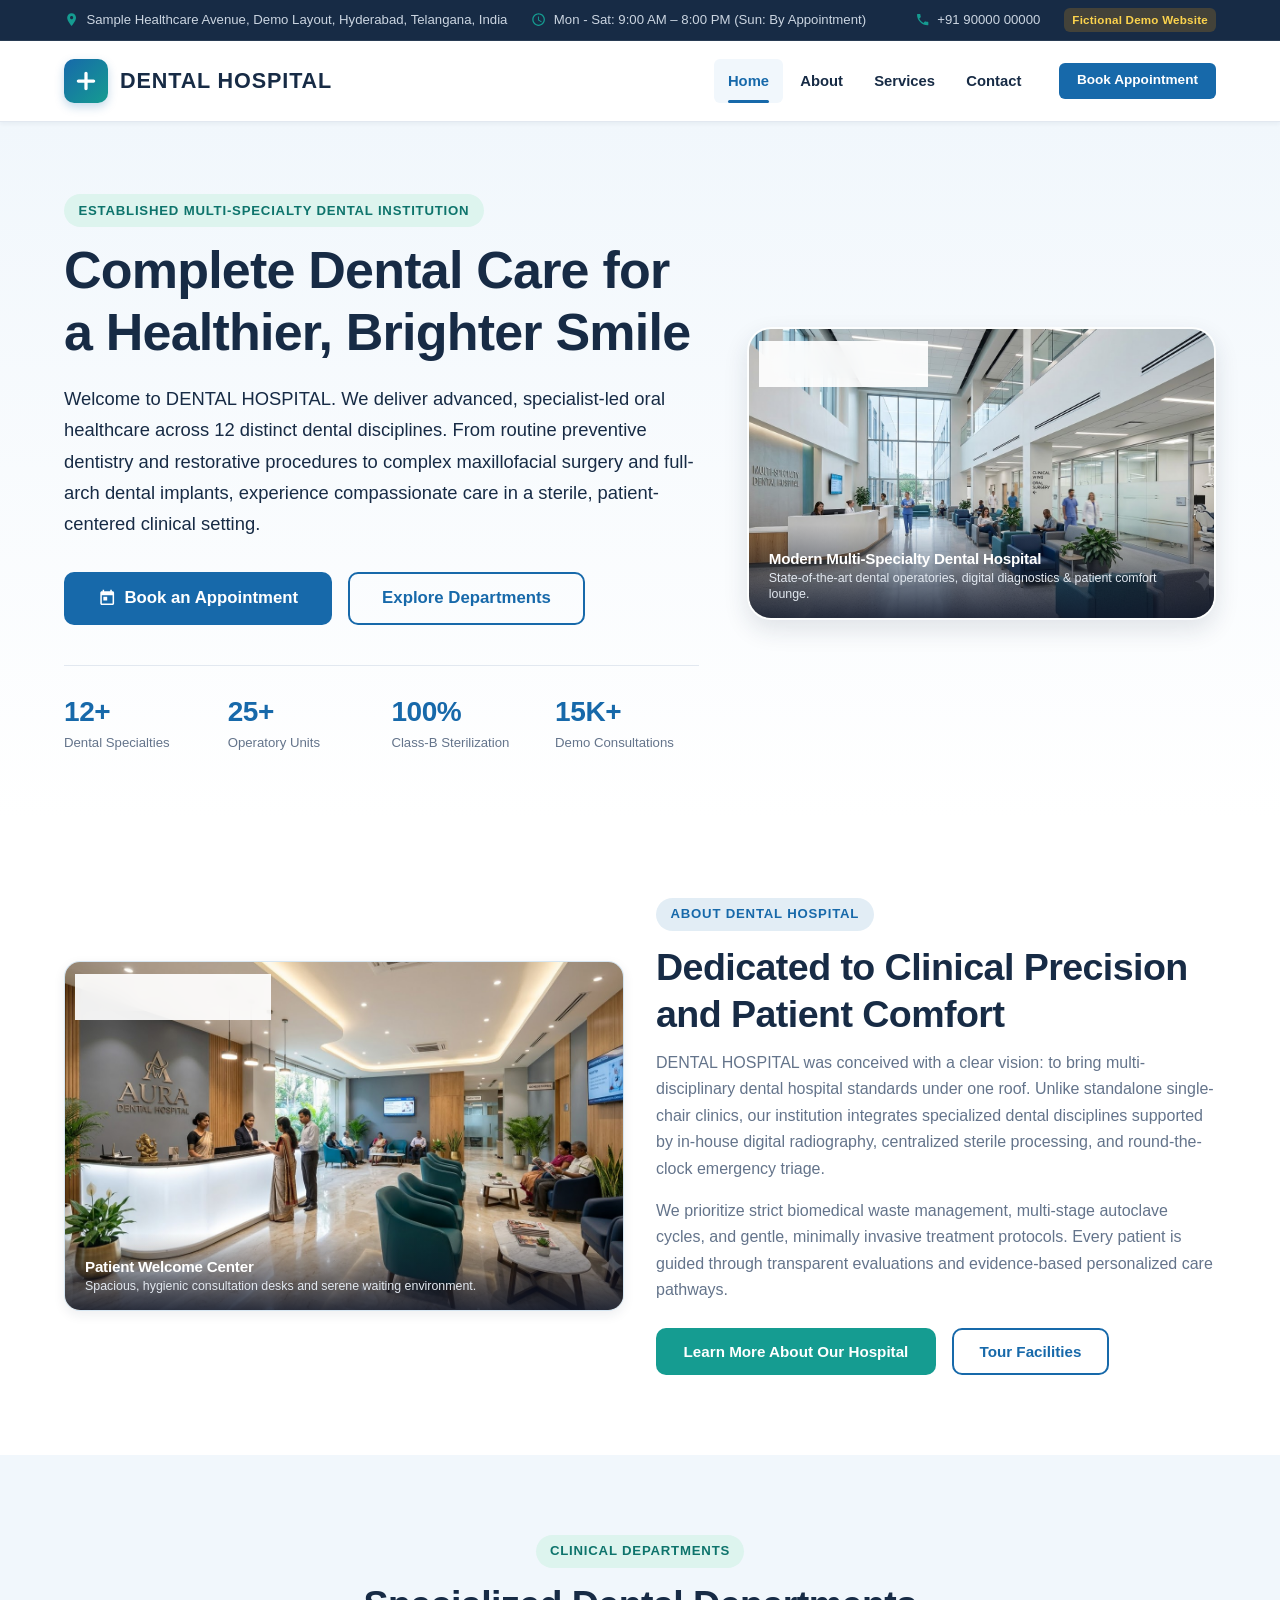
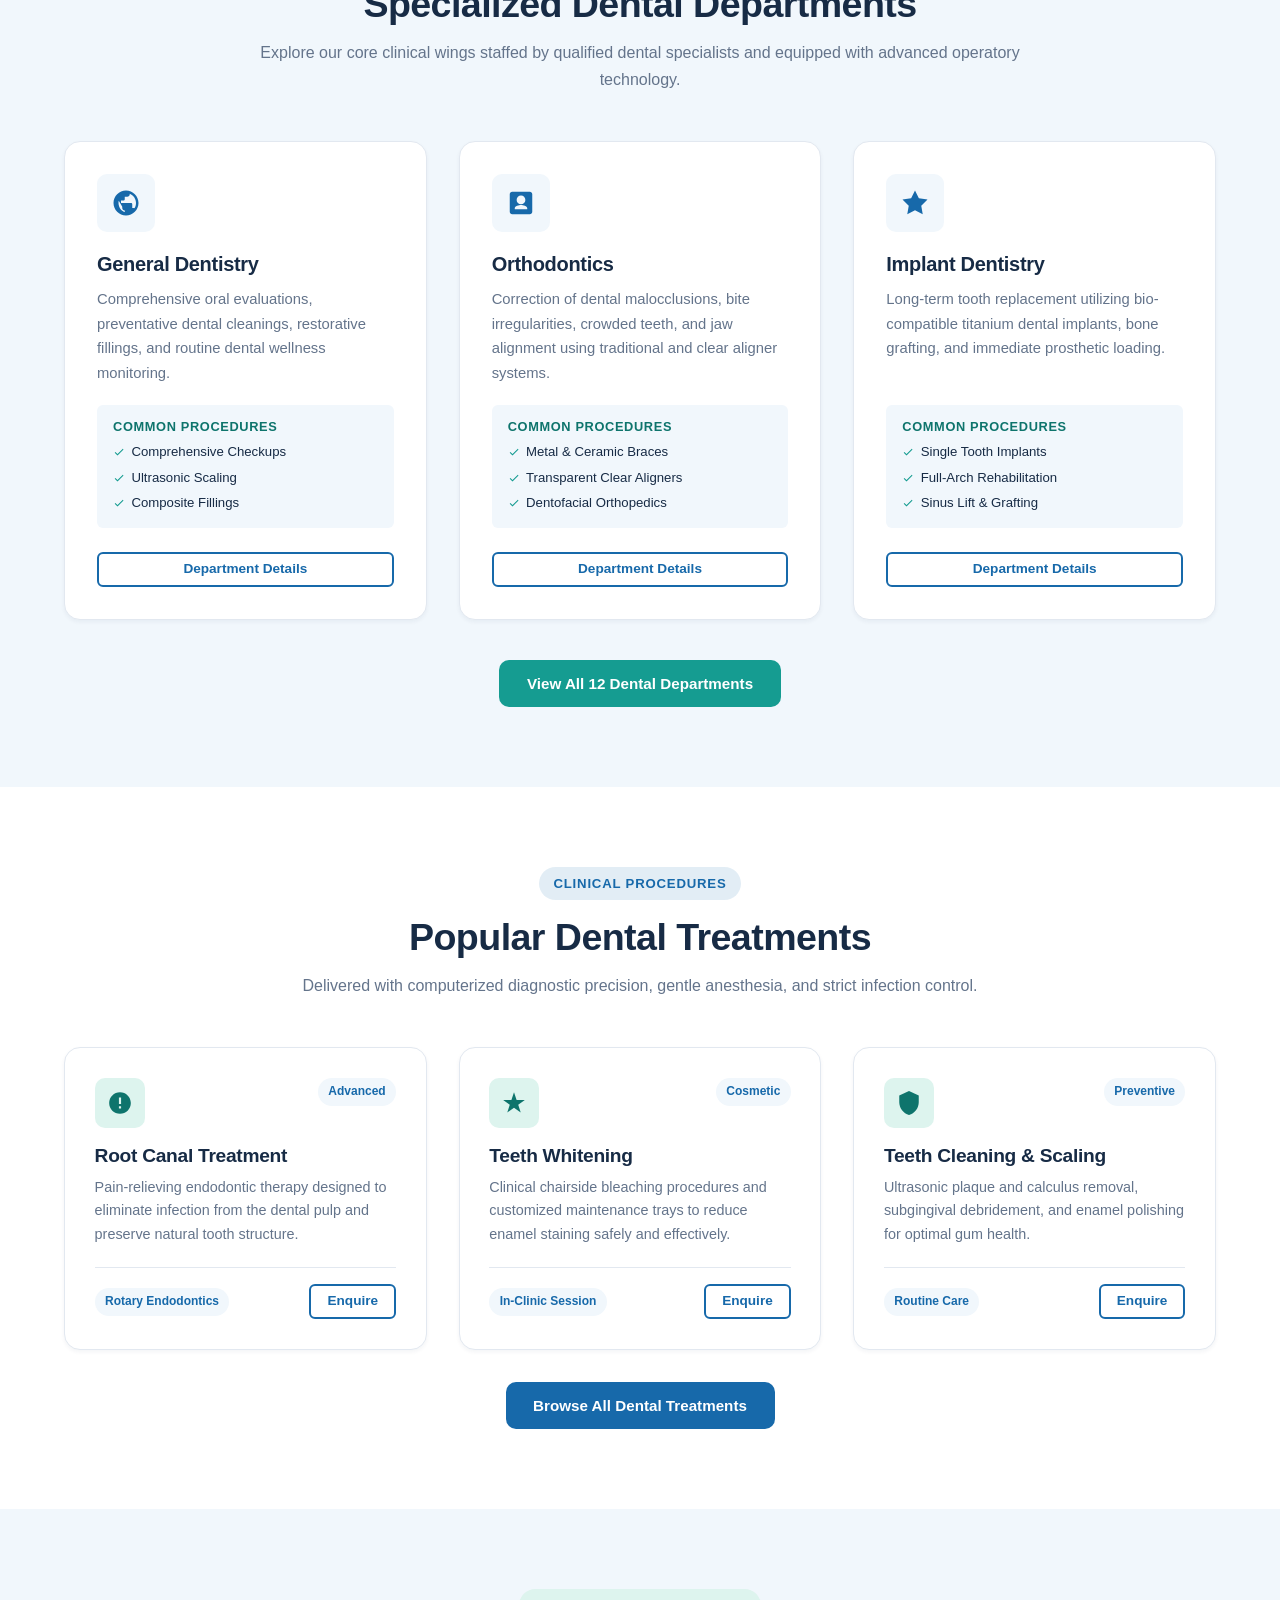
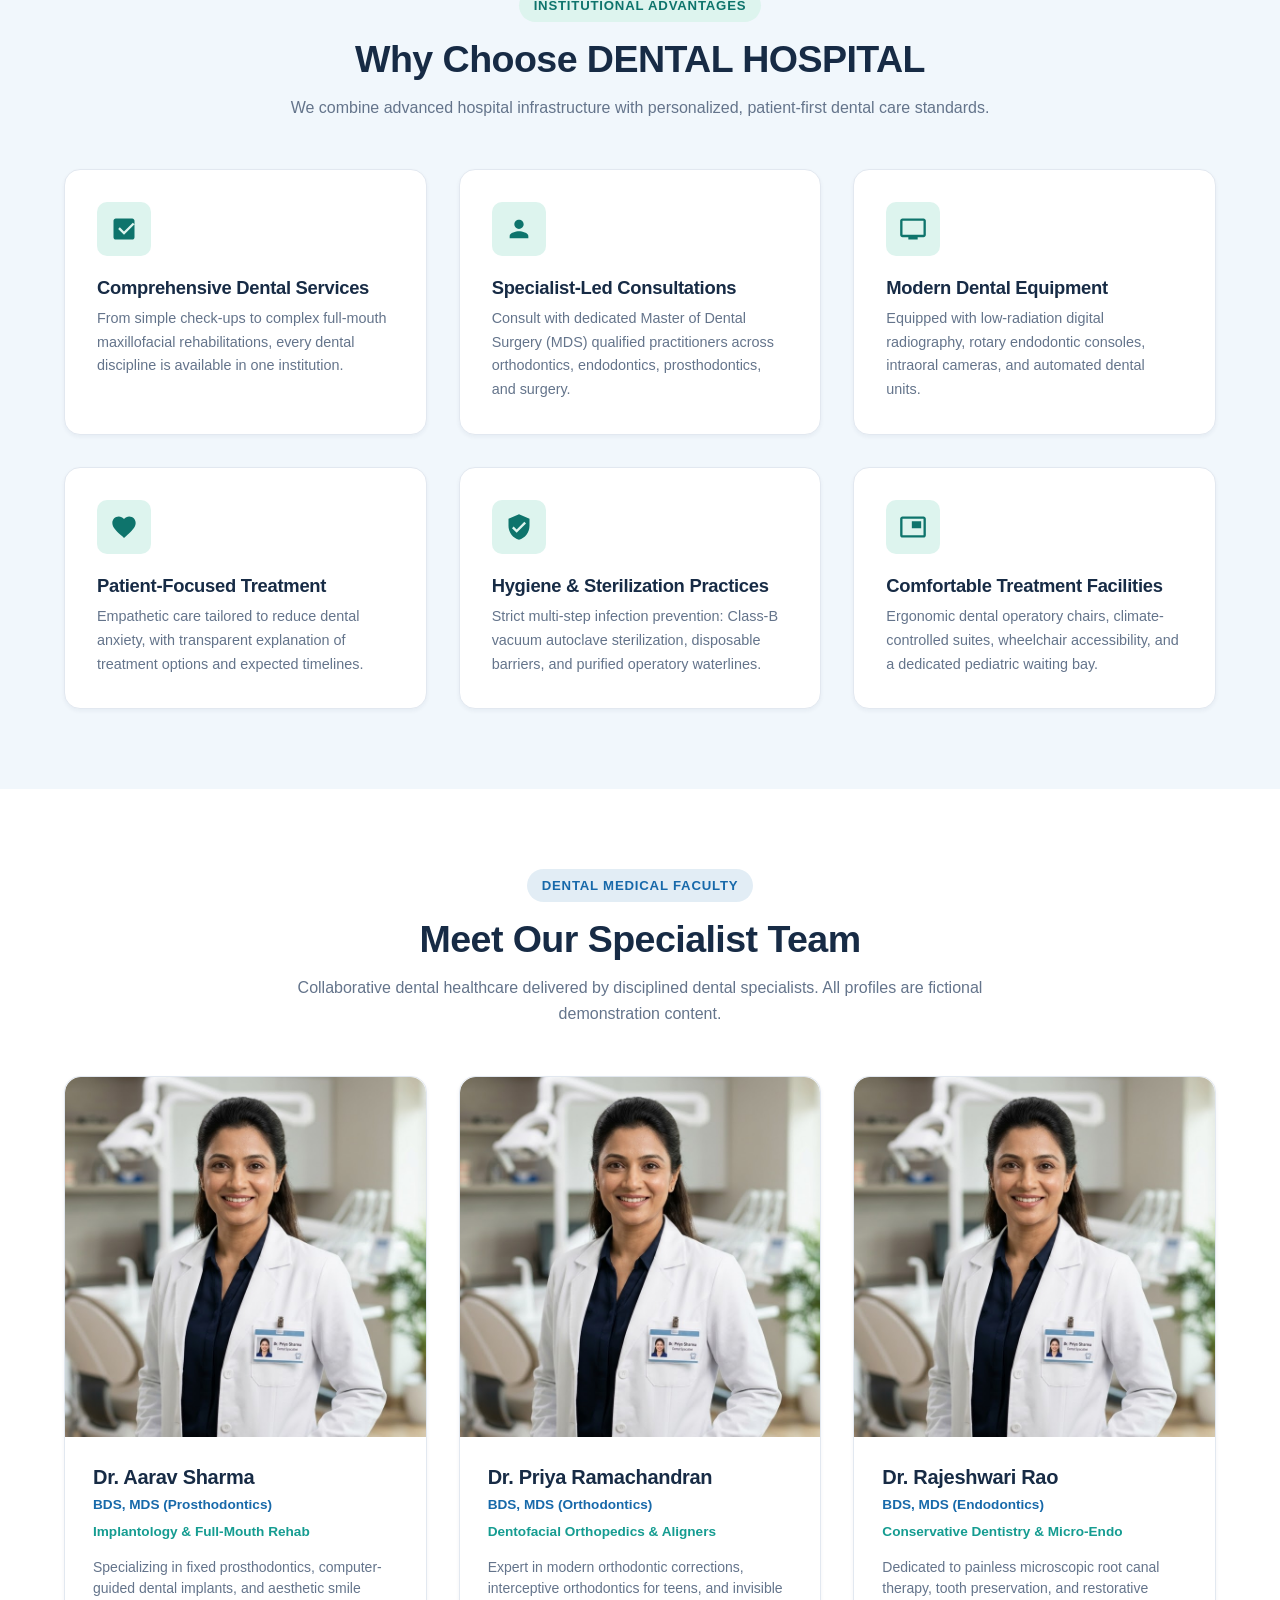
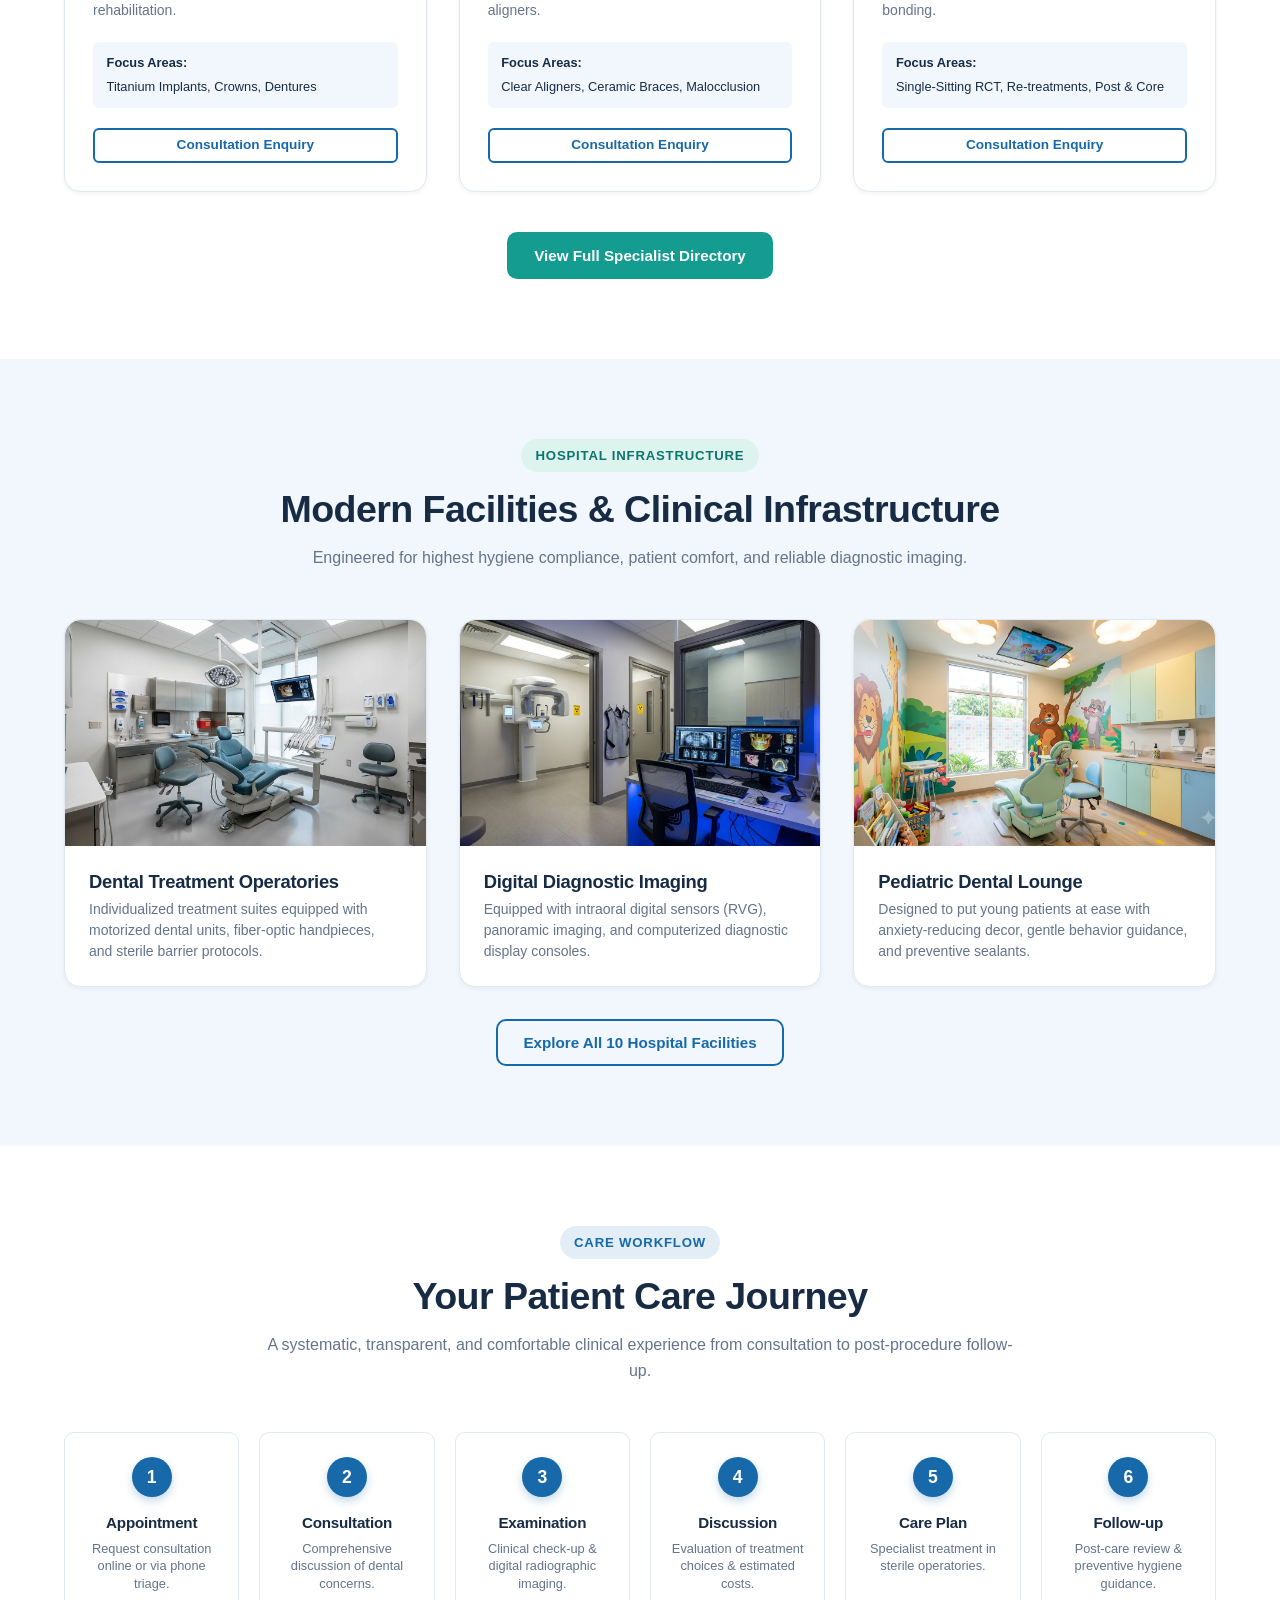
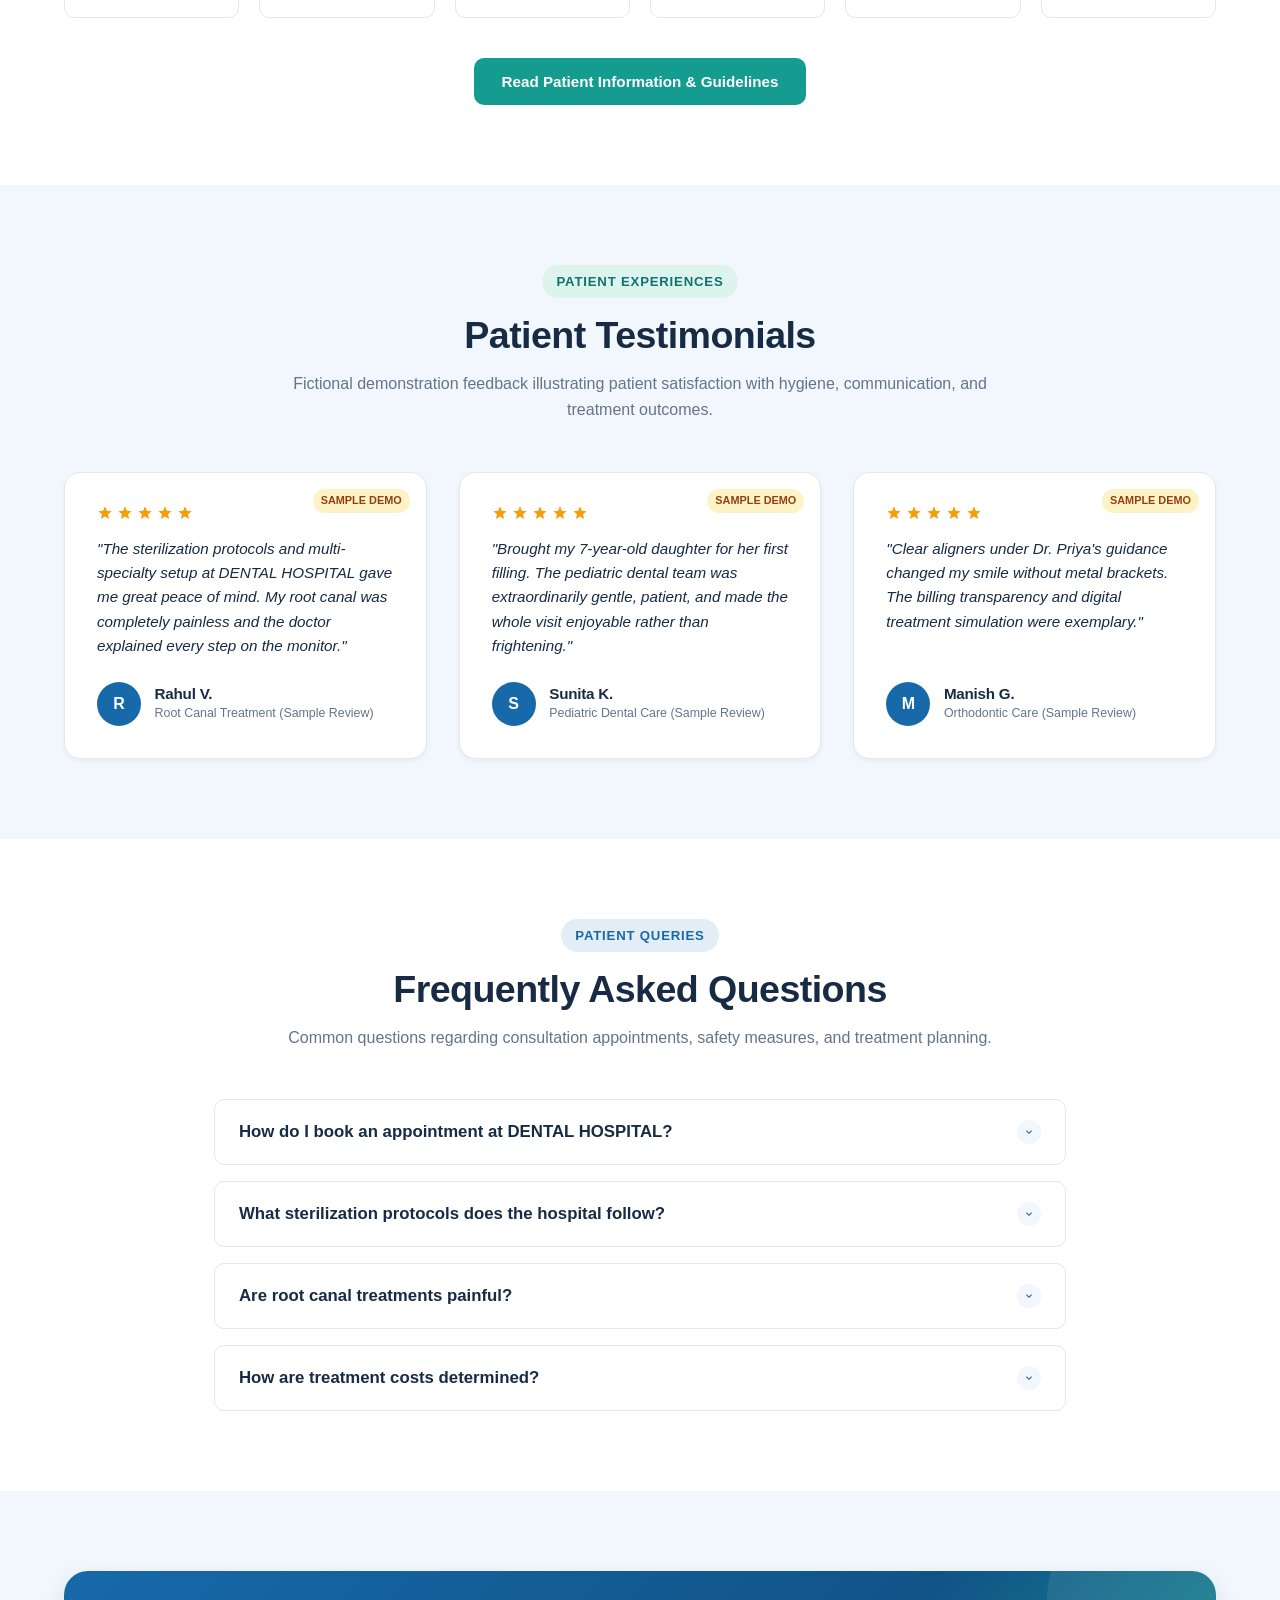
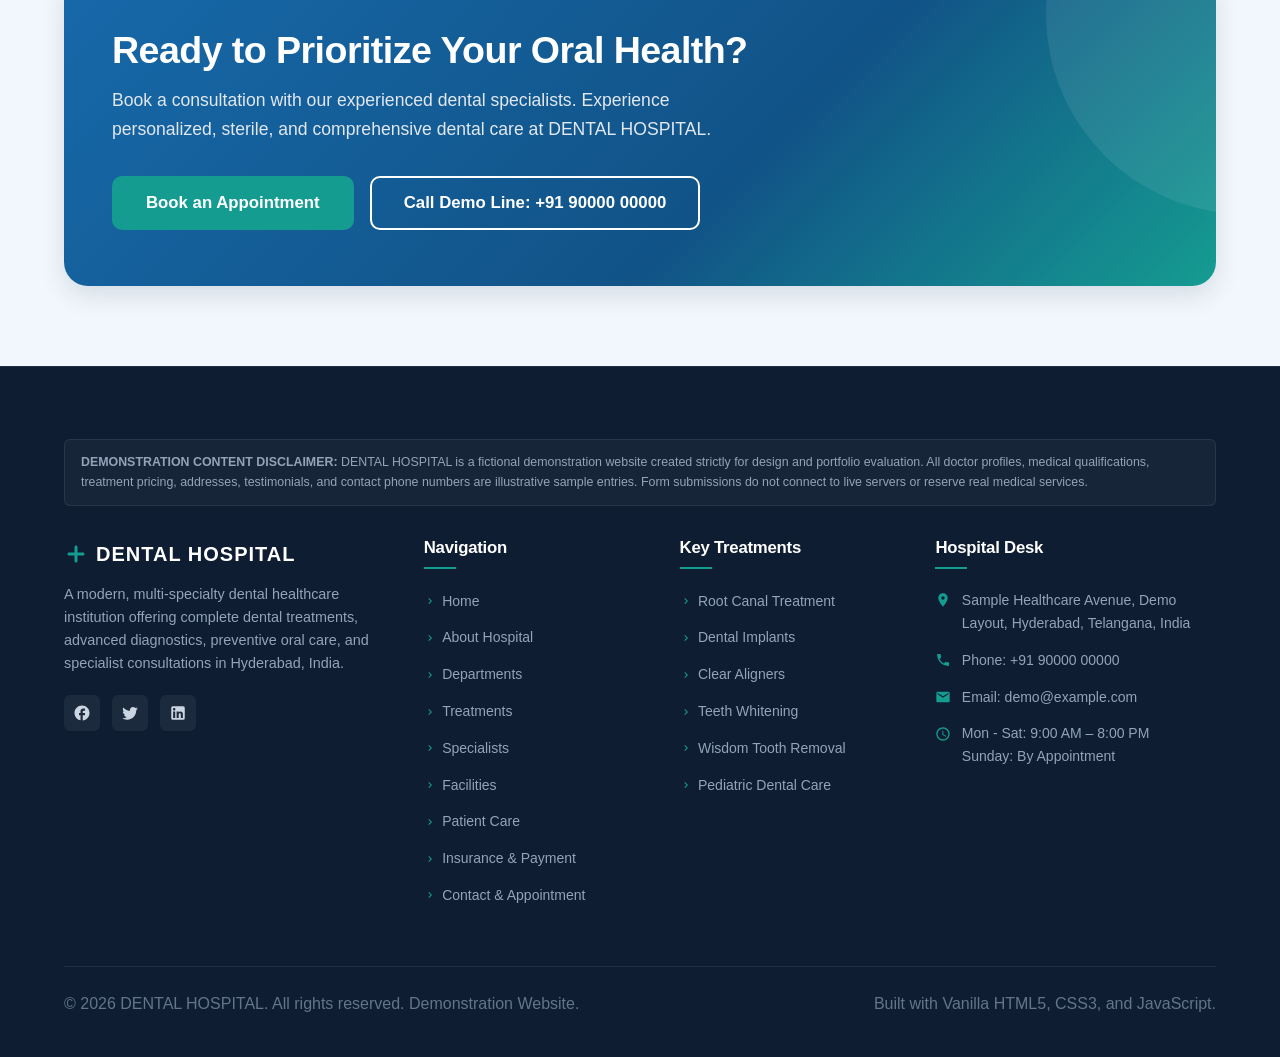
<file: index.html>
<!DOCTYPE html>
<html lang="en">
<head>
  <meta charset="UTF-8">
  <meta name="viewport" content="width=device-width, initial-scale=1.0">
  <title>DENTAL HOSPITAL</title>
  <meta name="description" content="DENTAL HOSPITAL offers comprehensive multi-specialty dental treatments, advanced diagnostics, root canal therapy, orthodontics, implants, and oral surgery in Hyderabad, India.">
  <link rel="stylesheet" href="css/style.css">
</head>
<body>

  <!-- TOP EMERGENCY & ANNOUNCEMENT BAR -->
  <aside class="top-bar" aria-label="Hospital Contact and Hours">
    <div class="container top-bar-inner">
      <div class="top-bar-left">
        <div class="top-bar-item">
          <svg viewBox="0 0 24 24"><path d="M12 2C8.13 2 5 5.13 5 9c0 5.25 7 13 7 13s7-7.75 7-13c0-3.87-3.13-7-7-7zm0 9.5c-1.38 0-2.5-1.12-2.5-2.5s1.12-2.5 2.5-2.5 2.5 1.12 2.5 2.5-1.12 2.5-2.5 2.5z"/></svg>
          <span>Sample Healthcare Avenue, Demo Layout, Hyderabad, Telangana, India</span>
        </div>
        <div class="top-bar-item">
          <svg viewBox="0 0 24 24"><path d="M11.99 2C6.47 2 2 6.48 2 12s4.47 10 9.99 10C17.52 22 22 17.52 22 12S17.52 2 11.99 2zM12 20c-4.42 0-8-3.58-8-8s3.58-8 8-8 8 3.58 8 8-3.58 8-8 8zm.5-13H11v6l5.25 3.15.75-1.23-4.5-2.67z"/></svg>
          <span>Mon - Sat: 9:00 AM – 8:00 PM (Sun: By Appointment)</span>
        </div>
      </div>
      <div class="top-bar-right">
        <div class="top-bar-item">
          <svg viewBox="0 0 24 24"><path d="M20.01 15.38c-1.23 0-2.42-.2-3.53-.56a.977.977 0 00-1.01.24l-2.2 2.2a15.053 15.053 0 01-6.59-6.59l2.2-2.21a.96.96 0 00.25-1.01A11.36 11.36 0 018.57 3.9c0-.5-.4-.9-.9-.9H4.07c-.5 0-.9.4-.9.9 0 9.38 7.63 17.01 17.01 17.01.5 0 .9-.4.9-.9v-3.62c0-.51-.4-.91-.9-.91z"/></svg>
          <a href="tel:+919000000000">+91 90000 00000</a>
        </div>
        <span class="demo-tag-indicator">Fictional Demo Website</span>
      </div>
    </div>
  </aside>

  <!-- MAIN NAVIGATION HEADER -->
  <header class="main-header">
    <div class="container navbar">
      <!-- Text Logo -->
      <a href="index.html" class="logo" aria-label="DENTAL HOSPITAL Home">
        <div class="logo-icon">
          <!-- Dental Medical Cross SVG -->
          <svg viewBox="0 0 24 24">
            <path d="M19 10.5h-5.5V5c0-.83-.67-1.5-1.5-1.5s-1.5.67-1.5 1.5v5.5H5c-.83 0-1.5.67-1.5 1.5s.67 1.5 1.5 1.5h5.5V19c0 .83.67 1.5 1.5 1.5s1.5-.67 1.5-1.5v-5.5H19c.83 0 1.5-.67 1.5-1.5s-.67-1.5-1.5-1.5z"/>
          </svg>
        </div>
        <div class="logo-text-wrap">
          <span class="logo-title">DENTAL HOSPITAL</span>
         
        </div>
      </a>

      <!-- Navigation Drawer -->
      <div class="nav-menu-wrapper" id="navMenuWrapper">
        <nav aria-label="Main Navigation">
          <ul class="nav-menu">
            <li><a href="index.html" class="nav-link active">Home</a></li>
            <li><a href="about.html" class="nav-link">About</a></li>
            <li><a href="departments.html" class="nav-link">Services</a></li>
           
            <li><a href="contact.html" class="nav-link">Contact</a></li>
          </ul>
        </nav>
        <div class="nav-actions">
          <a href="contact.html" class="btn btn-primary btn-sm">Book Appointment</a>
        </div>
      </div>

      <!-- Mobile Hamburger Button -->
      <button class="nav-toggle" id="navToggle" aria-label="Toggle navigation menu" aria-expanded="false">
        <span></span>
        <span></span>
        <span></span>
      </button>
    </div>
  </header>

  <main id="main-content">
    <!-- HERO SECTION -->
    <section class="hero-section">
      <div class="container">
        <div class="hero-grid">
          <div class="hero-content">
            <span class="section-tag">Established Multi-Specialty Dental Institution</span>
            <h1>Complete Dental Care for a Healthier, Brighter Smile</h1>
            <p class="lead">
              Welcome to DENTAL HOSPITAL. We deliver advanced, specialist-led oral healthcare across 12 distinct dental disciplines. From routine preventive dentistry and restorative procedures to complex maxillofacial surgery and full-arch dental implants, experience compassionate care in a sterile, patient-centered clinical setting.
            </p>
            <div class="hero-cta-group">
              <a href="contact.html" class="btn btn-primary btn-lg">
                <svg viewBox="0 0 24 24"><path d="M19 3h-1V1h-2v2H8V1H6v2H5c-1.11 0-1.99.9-1.99 2L3 19c0 1.1.89 2 2 2h14c1.1 0 2-.9 2-2V5c0-1.1-.9-2-2-2zm0 16H5V8h14v11zM7 10h5v5H7z"/></svg>
                Book an Appointment
              </a>
              <a href="departments.html" class="btn btn-outline btn-lg">Explore Departments</a>
            </div>

            <!-- Key Hospital Metrics -->
            <div class="hero-stats-row">
              <div class="stat-item">
                <h3>12+</h3>
                <p>Dental Specialties</p>
              </div>
              <div class="stat-item">
                <h3>25+</h3>
                <p>Operatory Units</p>
              </div>
              <div class="stat-item">
                <h3>100%</h3>
                <p>Class-B Sterilization</p>
              </div>
              <div class="stat-item">
                <h3>15K+</h3>
                <p>Demo Consultations</p>
              </div>
            </div>
          </div>

          <!-- REUSABLE IMAGE: dental-hospital-hero -->
          <div class="hero-image-wrap">
            <div class="img-container aspect-hero" role="img" aria-label="Dental Hospital Interior Hero View">
              <div class="img-badge">
                <svg viewBox="0 0 24 24"><path d="M12 2C6.48 2 2 6.48 2 12s4.48 10 10 10 10-4.48 10-10S17.52 2 12 2zm-2 15l-5-5 1.41-1.41L10 14.17l7.59-7.59L19 8l-9 9z"/></svg>
                <span>DENTAL HOSPITAL</span>
              </div>
              <img src="assets/images/dental-hospital-hero.jpg" alt="Modern Multi-Specialty Dental Hospital Interior" width="1200" height="750" fetchpriority="high">
              <div class="img-caption-overlay">
                <h4>Modern Multi-Specialty Dental Hospital</h4>
                <p>State-of-the-art dental operatories, digital diagnostics & patient comfort lounge.</p>
              </div>
            </div>
          </div>
        </div>
      </div>
    </section>

    <!-- HOSPITAL INTRODUCTION SECTION -->
    <section class="section section-bg-white">
      <div class="container">
        <div class="grid grid-2 align-center">
          <!-- REUSABLE IMAGE: dental-hospital-interior -->
          <div>
            <div class="img-container" role="img" aria-label="Dental Hospital Reception & Waiting Area">
              <div class="img-badge">
                <svg viewBox="0 0 24 24"><path d="M19 3H5c-1.1 0-2 .9-2 2v14c0 1.1.9 2 2 2h14c1.1 0 2-.9 2-2V5c0-1.1-.9-2-2-2z"/></svg>
                <span>Patient Welcome Center</span>
              </div>
              <img src="assets/images/dental-hospital-interior.jpg" alt="Dental Hospital Reception and Waiting Lounge" loading="lazy" width="800" height="500">
              <div class="img-caption-overlay">
                <h4>Patient Welcome Center</h4>
                <p>Spacious, hygienic consultation desks and serene waiting environment.</p>
              </div>
            </div>
          </div>

          <div>
            <span class="section-tag tag-blue">About Dental Hospital</span>
            <h2>Dedicated to Clinical Precision and Patient Comfort</h2>
            <p>
              DENTAL HOSPITAL was conceived with a clear vision: to bring multi-disciplinary dental hospital standards under one roof. Unlike standalone single-chair clinics, our institution integrates specialized dental disciplines supported by in-house digital radiography, centralized sterile processing, and round-the-clock emergency triage.
            </p>
            <p>
              We prioritize strict biomedical waste management, multi-stage autoclave cycles, and gentle, minimally invasive treatment protocols. Every patient is guided through transparent evaluations and evidence-based personalized care pathways.
            </p>
            <div style="margin-top: 1.5rem; display: flex; gap: 1rem;">
              <a href="about.html" class="btn btn-secondary">Learn More About Our Hospital</a>
              <a href="facilities.html" class="btn btn-outline">Tour Facilities</a>
            </div>
          </div>
        </div>
      </div>
    </section>

    <!-- FEATURED DEPARTMENTS -->
    <section class="section section-bg-light">
      <div class="container">
        <div class="section-header text-center">
          <span class="section-tag">Clinical Departments</span>
          <h2>Specialized Dental Departments</h2>
          <p>Explore our core clinical wings staffed by qualified dental specialists and equipped with advanced operatory technology.</p>
        </div>

        <div class="grid grid-3">
          <!-- Dept 1 -->
          <div class="department-card">
            <div class="dept-icon">
              <svg viewBox="0 0 24 24"><path d="M12 2C6.48 2 2 6.48 2 12s4.48 10 10 10 10-4.48 10-10S17.52 2 12 2zm1 17.93c-3.95-.49-7-3.85-7-7.93 0-.62.08-1.21.21-1.79L9 15v1c0 1.1.9 2 2 2v1.93zm6.9-2.54c-.26-.81-1-1.39-1.9-1.39h-1v-3c0-.55-.45-1-1-1H8v-2h2c.55 0 1-.45 1-1V7h2c1.1 0 2-.9 2-2v-.41c2.93 1.19 5 4.06 5 7.41 0 2.08-.8 3.97-2.1 5.39z"/></svg>
            </div>
            <h3>General Dentistry</h3>
            <p>Comprehensive oral evaluations, preventative dental cleanings, restorative fillings, and routine dental wellness monitoring.</p>
            <div class="dept-treatments-list">
              <h5>Common Procedures</h5>
              <ul>
                <li><svg viewBox="0 0 24 24"><path d="M9 16.17L4.83 12l-1.42 1.41L9 19 21 7l-1.41-1.41z"/></svg> Comprehensive Checkups</li>
                <li><svg viewBox="0 0 24 24"><path d="M9 16.17L4.83 12l-1.42 1.41L9 19 21 7l-1.41-1.41z"/></svg> Ultrasonic Scaling</li>
                <li><svg viewBox="0 0 24 24"><path d="M9 16.17L4.83 12l-1.42 1.41L9 19 21 7l-1.41-1.41z"/></svg> Composite Fillings</li>
              </ul>
            </div>
            <a href="departments.html" class="btn btn-outline btn-sm">Department Details</a>
          </div>

          <!-- Dept 2 -->
          <div class="department-card">
            <div class="dept-icon">
              <svg viewBox="0 0 24 24"><path d="M19 3H5c-1.1 0-2 .9-2 2v14c0 1.1.9 2 2 2h14c1.1 0 2-.9 2-2V5c0-1.1-.9-2-2-2zm-7 3c1.93 0 3.5 1.57 3.5 3.5S13.93 13 12 13s-3.5-1.57-3.5-3.5S10.07 6 12 6zm5 11H7v-.88c0-1.67 3.33-2.52 5-2.52s5 .85 5 2.52V17z"/></svg>
            </div>
            <h3>Orthodontics</h3>
            <p>Correction of dental malocclusions, bite irregularities, crowded teeth, and jaw alignment using traditional and clear aligner systems.</p>
            <div class="dept-treatments-list">
              <h5>Common Procedures</h5>
              <ul>
                <li><svg viewBox="0 0 24 24"><path d="M9 16.17L4.83 12l-1.42 1.41L9 19 21 7l-1.41-1.41z"/></svg> Metal & Ceramic Braces</li>
                <li><svg viewBox="0 0 24 24"><path d="M9 16.17L4.83 12l-1.42 1.41L9 19 21 7l-1.41-1.41z"/></svg> Transparent Clear Aligners</li>
                <li><svg viewBox="0 0 24 24"><path d="M9 16.17L4.83 12l-1.42 1.41L9 19 21 7l-1.41-1.41z"/></svg> Dentofacial Orthopedics</li>
              </ul>
            </div>
            <a href="departments.html" class="btn btn-outline btn-sm">Department Details</a>
          </div>

          <!-- Dept 3 -->
          <div class="department-card">
            <div class="dept-icon">
              <svg viewBox="0 0 24 24"><path d="M12 2l3.09 6.26L22 9.27l-5 4.87 1.18 6.88L12 17.77l-6.18 3.25L7 14.14 2 9.27l6.91-1.01L12 2z"/></svg>
            </div>
            <h3>Implant Dentistry</h3>
            <p>Long-term tooth replacement utilizing bio-compatible titanium dental implants, bone grafting, and immediate prosthetic loading.</p>
            <div class="dept-treatments-list">
              <h5>Common Procedures</h5>
              <ul>
                <li><svg viewBox="0 0 24 24"><path d="M9 16.17L4.83 12l-1.42 1.41L9 19 21 7l-1.41-1.41z"/></svg> Single Tooth Implants</li>
                <li><svg viewBox="0 0 24 24"><path d="M9 16.17L4.83 12l-1.42 1.41L9 19 21 7l-1.41-1.41z"/></svg> Full-Arch Rehabilitation</li>
                <li><svg viewBox="0 0 24 24"><path d="M9 16.17L4.83 12l-1.42 1.41L9 19 21 7l-1.41-1.41z"/></svg> Sinus Lift & Grafting</li>
              </ul>
            </div>
            <a href="departments.html" class="btn btn-outline btn-sm">Department Details</a>
          </div>
        </div>

        <div class="text-center" style="margin-top: 2.5rem;">
          <a href="departments.html" class="btn btn-secondary">View All 12 Dental Departments</a>
        </div>
      </div>
    </section>

    <!-- POPULAR DENTAL TREATMENTS -->
    <section class="section section-bg-white">
      <div class="container">
        <div class="section-header text-center">
          <span class="section-tag tag-blue">Clinical Procedures</span>
          <h2>Popular Dental Treatments</h2>
          <p>Delivered with computerized diagnostic precision, gentle anesthesia, and strict infection control.</p>
        </div>

        <div class="grid grid-3">
          <!-- Treatment 1 -->
          <div class="treatment-card">
            <div class="treatment-card-header">
              <div class="treatment-icon">
                <svg viewBox="0 0 24 24"><path d="M12 2C6.48 2 2 6.48 2 12s4.48 10 10 10 10-4.48 10-10S17.52 2 12 2zm1 15h-2v-2h2v2zm0-4h-2V7h2v6z"/></svg>
              </div>
              <span class="treatment-category-badge">Advanced</span>
            </div>
            <h3>Root Canal Treatment</h3>
            <p>Pain-relieving endodontic therapy designed to eliminate infection from the dental pulp and preserve natural tooth structure.</p>
            <div class="treatment-meta">
              <span class="badge badge-primary">Rotary Endodontics</span>
              <a href="treatments.html" class="btn btn-sm btn-outline">Enquire</a>
            </div>
          </div>

          <!-- Treatment 2 -->
          <div class="treatment-card">
            <div class="treatment-card-header">
              <div class="treatment-icon">
                <svg viewBox="0 0 24 24"><path d="M12 2l2.4 7.2h7.6l-6.1 4.5 2.3 7.1-6.2-4.5-6.2 4.5 2.3-7.1-6.1-4.5h7.6z"/></svg>
              </div>
              <span class="treatment-category-badge">Cosmetic</span>
            </div>
            <h3>Teeth Whitening</h3>
            <p>Clinical chairside bleaching procedures and customized maintenance trays to reduce enamel staining safely and effectively.</p>
            <div class="treatment-meta">
              <span class="badge badge-primary">In-Clinic Session</span>
              <a href="treatments.html" class="btn btn-sm btn-outline">Enquire</a>
            </div>
          </div>

          <!-- Treatment 3 -->
          <div class="treatment-card">
            <div class="treatment-card-header">
              <div class="treatment-icon">
                <svg viewBox="0 0 24 24"><path d="M12 1L3 5v6c0 5.55 3.84 10.74 9 12 5.16-1.26 9-6.45 9-12V5l-9-4z"/></svg>
              </div>
              <span class="treatment-category-badge">Preventive</span>
            </div>
            <h3>Teeth Cleaning & Scaling</h3>
            <p>Ultrasonic plaque and calculus removal, subgingival debridement, and enamel polishing for optimal gum health.</p>
            <div class="treatment-meta">
              <span class="badge badge-primary">Routine Care</span>
              <a href="treatments.html" class="btn btn-sm btn-outline">Enquire</a>
            </div>
          </div>
        </div>

        <div class="text-center" style="margin-top: 2rem;">
          <a href="treatments.html" class="btn btn-primary">Browse All Dental Treatments</a>
        </div>
      </div>
    </section>

    <!-- WHY CHOOSE OUR DENTAL HOSPITAL -->
    <section class="section section-bg-light">
      <div class="container">
        <div class="section-header text-center">
          <span class="section-tag">Institutional Advantages</span>
          <h2>Why Choose DENTAL HOSPITAL</h2>
          <p>We combine advanced hospital infrastructure with personalized, patient-first dental care standards.</p>
        </div>

        <div class="grid grid-3">
          <div class="feature-card">
            <div class="feature-icon-box">
              <svg viewBox="0 0 24 24"><path d="M19 3H5c-1.1 0-2 .9-2 2v14c0 1.1.9 2 2 2h14c1.1 0 2-.9 2-2V5c0-1.1-.9-2-2-2zm-7 14l-5-5 1.41-1.41L12 14.17l7.59-7.59L21 8l-9 9z"/></svg>
            </div>
            <h3>Comprehensive Dental Services</h3>
            <p>From simple check-ups to complex full-mouth maxillofacial rehabilitations, every dental discipline is available in one institution.</p>
          </div>

          <div class="feature-card">
            <div class="feature-icon-box">
              <svg viewBox="0 0 24 24"><path d="M12 12c2.21 0 4-1.79 4-4s-1.79-4-4-4-4 1.79-4 4 1.79 4 4 4zm0 2c-2.67 0-8 1.34-8 4v2h16v-2c0-2.66-5.33-4-8-4z"/></svg>
            </div>
            <h3>Specialist-Led Consultations</h3>
            <p>Consult with dedicated Master of Dental Surgery (MDS) qualified practitioners across orthodontics, endodontics, prosthodontics, and surgery.</p>
          </div>

          <div class="feature-card">
            <div class="feature-icon-box">
              <svg viewBox="0 0 24 24"><path d="M21 3H3c-1.1 0-2 .9-2 2v12c0 1.1.9 2 2 2h5v2h8v-2h5c1.1 0 1.99-.9 1.99-2L23 5c0-1.1-.9-2-2-2zm0 14H3V5h18v12z"/></svg>
            </div>
            <h3>Modern Dental Equipment</h3>
            <p>Equipped with low-radiation digital radiography, rotary endodontic consoles, intraoral cameras, and automated dental units.</p>
          </div>

          <div class="feature-card">
            <div class="feature-icon-box">
              <svg viewBox="0 0 24 24"><path d="M12 21.35l-1.45-1.32C5.4 15.36 2 12.28 2 8.5 2 5.42 4.42 3 7.5 3c1.74 0 3.41.81 4.5 2.09C13.09 3.81 14.76 3 16.5 3 19.58 3 22 5.42 22 8.5c0 3.78-3.4 6.86-8.55 11.54L12 21.35z"/></svg>
            </div>
            <h3>Patient-Focused Treatment</h3>
            <p>Empathetic care tailored to reduce dental anxiety, with transparent explanation of treatment options and expected timelines.</p>
          </div>

          <div class="feature-card">
            <div class="feature-icon-box">
              <svg viewBox="0 0 24 24"><path d="M12 1L3 5v6c0 5.55 3.84 10.74 9 12 5.16-1.26 9-6.45 9-12V5l-9-4zm-2 16l-4-4 1.41-1.41L10 14.17l6.59-6.59L18 9l-8 8z"/></svg>
            </div>
            <h3>Hygiene & Sterilization Practices</h3>
            <p>Strict multi-step infection prevention: Class-B vacuum autoclave sterilization, disposable barriers, and purified operatory waterlines.</p>
          </div>

          <div class="feature-card">
            <div class="feature-icon-box">
              <svg viewBox="0 0 24 24"><path d="M19 7h-8v6h8V7zm2-4H3c-1.1 0-2 .9-2 2v14c0 1.1.9 2 2 2h18c1.1 0 2-.9 2-2V5c0-1.1-.9-2-2-2zm0 16H3V5h18v14z"/></svg>
            </div>
            <h3>Comfortable Treatment Facilities</h3>
            <p>Ergonomic dental operatory chairs, climate-controlled suites, wheelchair accessibility, and a dedicated pediatric waiting bay.</p>
          </div>
        </div>
      </div>
    </section>

    <!-- FEATURED SPECIALISTS SECTION -->
    <section class="section section-bg-white">
      <div class="container">
        <div class="section-header text-center">
          <span class="section-tag tag-blue">Dental Medical Faculty</span>
          <h2>Meet Our Specialist Team</h2>
          <p>Collaborative dental healthcare delivered by disciplined dental specialists. All profiles are fictional demonstration content.</p>
        </div>

        <div class="grid grid-3">
          <!-- Specialist 1 -->
          <div class="specialist-card">
            <div class="specialist-image-box">
              <div class="img-container aspect-card aspect-square">
                <img src="assets/images/dental-specialist.jpg" alt="Dr. Aarav Sharma - Prosthodontist & Implantologist" loading="lazy">
              </div>
            </div>
            <div class="specialist-card-body">
              <h3>Dr. Aarav Sharma</h3>
              <div class="specialist-qual">BDS, MDS (Prosthodontics)</div>
              <div class="specialist-dept">Implantology & Full-Mouth Rehab</div>
              <p class="specialist-bio">Specializing in fixed prosthodontics, computer-guided dental implants, and aesthetic smile rehabilitation.</p>
              <div class="specialist-focus">
                <strong>Focus Areas:</strong>
                Titanium Implants, Crowns, Dentures
              </div>
              <a href="contact.html?specialist=Dr.+Aarav+Sharma&dept=Prosthodontics" class="btn btn-outline btn-sm">Consultation Enquiry</a>
            </div>
          </div>

          <!-- Specialist 2 -->
          <div class="specialist-card">
            <div class="specialist-image-box">
              <div class="img-container aspect-card aspect-square">
                <img src="assets/images/dental-specialist.jpg" alt="Dr. Priya Ramachandran - Orthodontist" loading="lazy">
              </div>
            </div>
            <div class="specialist-card-body">
              <h3>Dr. Priya Ramachandran</h3>
              <div class="specialist-qual">BDS, MDS (Orthodontics)</div>
              <div class="specialist-dept">Dentofacial Orthopedics & Aligners</div>
              <p class="specialist-bio">Expert in modern orthodontic corrections, interceptive orthodontics for teens, and invisible aligners.</p>
              <div class="specialist-focus">
                <strong>Focus Areas:</strong>
                Clear Aligners, Ceramic Braces, Malocclusion
              </div>
              <a href="contact.html?specialist=Dr.+Priya+Ramachandran&dept=Orthodontics" class="btn btn-outline btn-sm">Consultation Enquiry</a>
            </div>
          </div>

          <!-- Specialist 3 -->
          <div class="specialist-card">
            <div class="specialist-image-box">
              <div class="img-container aspect-card aspect-square">
                <img src="assets/images/dental-specialist.jpg" alt="Dr. Rajeshwari Rao - Endodontist" loading="lazy">
              </div>
            </div>
            <div class="specialist-card-body">
              <h3>Dr. Rajeshwari Rao</h3>
              <div class="specialist-qual">BDS, MDS (Endodontics)</div>
              <div class="specialist-dept">Conservative Dentistry & Micro-Endo</div>
              <p class="specialist-bio">Dedicated to painless microscopic root canal therapy, tooth preservation, and restorative bonding.</p>
              <div class="specialist-focus">
                <strong>Focus Areas:</strong>
                Single-Sitting RCT, Re-treatments, Post & Core
              </div>
              <a href="contact.html?specialist=Dr.+Rajeshwari+Rao&dept=Endodontics" class="btn btn-outline btn-sm">Consultation Enquiry</a>
            </div>
          </div>
        </div>

        <div class="text-center" style="margin-top: 2.5rem;">
          <a href="specialists.html" class="btn btn-secondary">View Full Specialist Directory</a>
        </div>
      </div>
    </section>

    <!-- HOSPITAL FACILITIES OVERVIEW -->
    <section class="section section-bg-light">
      <div class="container">
        <div class="section-header text-center">
          <span class="section-tag">Hospital Infrastructure</span>
          <h2>Modern Facilities & Clinical Infrastructure</h2>
          <p>Engineered for highest hygiene compliance, patient comfort, and reliable diagnostic imaging.</p>
        </div>

        <div class="grid grid-3">
          <!-- Facility 1: Treatment Room -->
          <div class="facility-card">
            <div class="img-container aspect-card">
              <img src="assets/images/dental-treatment-room.jpg" alt="Dental Treatment Room Operatory with Ergonomic Dental Chair" loading="lazy">
            </div>
            <div class="facility-content">
              <h3>Dental Treatment Operatories</h3>
              <p>Individualized treatment suites equipped with motorized dental units, fiber-optic handpieces, and sterile barrier protocols.</p>
            </div>
          </div>

          <!-- Facility 2: Technology -->
          <div class="facility-card">
            <div class="img-container aspect-card">
              <img src="assets/images/dental-technology.jpg" alt="Digital Dental Diagnostic Technology & Radiography" loading="lazy">
            </div>
            <div class="facility-content">
              <h3>Digital Diagnostic Imaging</h3>
              <p>Equipped with intraoral digital sensors (RVG), panoramic imaging, and computerized diagnostic display consoles.</p>
            </div>
          </div>

          <!-- Facility 3: Pediatric Care -->
          <div class="facility-card">
            <div class="img-container aspect-card">
              <img src="assets/images/pediatric-dental-care.jpg" alt="Pediatric Dental Care Room for Children" loading="lazy">
            </div>
            <div class="facility-content">
              <h3>Pediatric Dental Lounge</h3>
              <p>Designed to put young patients at ease with anxiety-reducing decor, gentle behavior guidance, and preventive sealants.</p>
            </div>
          </div>
        </div>

        <div class="text-center" style="margin-top: 2rem;">
          <a href="facilities.html" class="btn btn-outline">Explore All 10 Hospital Facilities</a>
        </div>
      </div>
    </section>

    <!-- PATIENT CARE JOURNEY -->
    <section class="section section-bg-white">
      <div class="container">
        <div class="section-header text-center">
          <span class="section-tag tag-blue">Care Workflow</span>
          <h2>Your Patient Care Journey</h2>
          <p>A systematic, transparent, and comfortable clinical experience from consultation to post-procedure follow-up.</p>
        </div>

        <div class="journey-timeline">
          <div class="journey-step">
            <div class="step-number">1</div>
            <h4>Appointment</h4>
            <p>Request consultation online or via phone triage.</p>
          </div>
          <div class="journey-step">
            <div class="step-number">2</div>
            <h4>Consultation</h4>
            <p>Comprehensive discussion of dental concerns.</p>
          </div>
          <div class="journey-step">
            <div class="step-number">3</div>
            <h4>Examination</h4>
            <p>Clinical check-up & digital radiographic imaging.</p>
          </div>
          <div class="journey-step">
            <div class="step-number">4</div>
            <h4>Discussion</h4>
            <p>Evaluation of treatment choices & estimated costs.</p>
          </div>
          <div class="journey-step">
            <div class="step-number">5</div>
            <h4>Care Plan</h4>
            <p>Specialist treatment in sterile operatories.</p>
          </div>
          <div class="journey-step">
            <div class="step-number">6</div>
            <h4>Follow-up</h4>
            <p>Post-care review & preventive hygiene guidance.</p>
          </div>
        </div>

        <div class="text-center" style="margin-top: 2.5rem;">
          <a href="patient-care.html" class="btn btn-secondary">Read Patient Information & Guidelines</a>
        </div>
      </div>
    </section>

    <!-- TESTIMONIALS (SAMPLE DEMONSTRATION CONTENT) -->
    <section class="section section-bg-light">
      <div class="container">
        <div class="section-header text-center">
          <span class="section-tag">Patient Experiences</span>
          <h2>Patient Testimonials</h2>
          <p>Fictional demonstration feedback illustrating patient satisfaction with hygiene, communication, and treatment outcomes.</p>
        </div>

        <div class="grid grid-3">
          <div class="testimonial-card">
            <span class="testimonial-demo-badge">Sample Demo</span>
            <div class="stars-row">
              <svg viewBox="0 0 24 24"><path d="M12 17.27L18.18 21l-1.64-7.03L22 9.24l-7.19-.61L12 2 9.19 8.63 2 9.24l5.46 4.73L5.82 21z"/></svg>
              <svg viewBox="0 0 24 24"><path d="M12 17.27L18.18 21l-1.64-7.03L22 9.24l-7.19-.61L12 2 9.19 8.63 2 9.24l5.46 4.73L5.82 21z"/></svg>
              <svg viewBox="0 0 24 24"><path d="M12 17.27L18.18 21l-1.64-7.03L22 9.24l-7.19-.61L12 2 9.19 8.63 2 9.24l5.46 4.73L5.82 21z"/></svg>
              <svg viewBox="0 0 24 24"><path d="M12 17.27L18.18 21l-1.64-7.03L22 9.24l-7.19-.61L12 2 9.19 8.63 2 9.24l5.46 4.73L5.82 21z"/></svg>
              <svg viewBox="0 0 24 24"><path d="M12 17.27L18.18 21l-1.64-7.03L22 9.24l-7.19-.61L12 2 9.19 8.63 2 9.24l5.46 4.73L5.82 21z"/></svg>
            </div>
            <p class="testimonial-text">
              "The sterilization protocols and multi-specialty setup at DENTAL HOSPITAL gave me great peace of mind. My root canal was completely painless and the doctor explained every step on the monitor."
            </p>
            <div class="testimonial-author">
              <div class="author-avatar">R</div>
              <div class="author-details">
                <h4>Rahul V.</h4>
                <p>Root Canal Treatment (Sample Review)</p>
              </div>
            </div>
          </div>

          <div class="testimonial-card">
            <span class="testimonial-demo-badge">Sample Demo</span>
            <div class="stars-row">
              <svg viewBox="0 0 24 24"><path d="M12 17.27L18.18 21l-1.64-7.03L22 9.24l-7.19-.61L12 2 9.19 8.63 2 9.24l5.46 4.73L5.82 21z"/></svg>
              <svg viewBox="0 0 24 24"><path d="M12 17.27L18.18 21l-1.64-7.03L22 9.24l-7.19-.61L12 2 9.19 8.63 2 9.24l5.46 4.73L5.82 21z"/></svg>
              <svg viewBox="0 0 24 24"><path d="M12 17.27L18.18 21l-1.64-7.03L22 9.24l-7.19-.61L12 2 9.19 8.63 2 9.24l5.46 4.73L5.82 21z"/></svg>
              <svg viewBox="0 0 24 24"><path d="M12 17.27L18.18 21l-1.64-7.03L22 9.24l-7.19-.61L12 2 9.19 8.63 2 9.24l5.46 4.73L5.82 21z"/></svg>
              <svg viewBox="0 0 24 24"><path d="M12 17.27L18.18 21l-1.64-7.03L22 9.24l-7.19-.61L12 2 9.19 8.63 2 9.24l5.46 4.73L5.82 21z"/></svg>
            </div>
            <p class="testimonial-text">
              "Brought my 7-year-old daughter for her first filling. The pediatric dental team was extraordinarily gentle, patient, and made the whole visit enjoyable rather than frightening."
            </p>
            <div class="testimonial-author">
              <div class="author-avatar">S</div>
              <div class="author-details">
                <h4>Sunita K.</h4>
                <p>Pediatric Dental Care (Sample Review)</p>
              </div>
            </div>
          </div>

          <div class="testimonial-card">
            <span class="testimonial-demo-badge">Sample Demo</span>
            <div class="stars-row">
              <svg viewBox="0 0 24 24"><path d="M12 17.27L18.18 21l-1.64-7.03L22 9.24l-7.19-.61L12 2 9.19 8.63 2 9.24l5.46 4.73L5.82 21z"/></svg>
              <svg viewBox="0 0 24 24"><path d="M12 17.27L18.18 21l-1.64-7.03L22 9.24l-7.19-.61L12 2 9.19 8.63 2 9.24l5.46 4.73L5.82 21z"/></svg>
              <svg viewBox="0 0 24 24"><path d="M12 17.27L18.18 21l-1.64-7.03L22 9.24l-7.19-.61L12 2 9.19 8.63 2 9.24l5.46 4.73L5.82 21z"/></svg>
              <svg viewBox="0 0 24 24"><path d="M12 17.27L18.18 21l-1.64-7.03L22 9.24l-7.19-.61L12 2 9.19 8.63 2 9.24l5.46 4.73L5.82 21z"/></svg>
              <svg viewBox="0 0 24 24"><path d="M12 17.27L18.18 21l-1.64-7.03L22 9.24l-7.19-.61L12 2 9.19 8.63 2 9.24l5.46 4.73L5.82 21z"/></svg>
            </div>
            <p class="testimonial-text">
              "Clear aligners under Dr. Priya's guidance changed my smile without metal brackets. The billing transparency and digital treatment simulation were exemplary."
            </p>
            <div class="testimonial-author">
              <div class="author-avatar">M</div>
              <div class="author-details">
                <h4>Manish G.</h4>
                <p>Orthodontic Care (Sample Review)</p>
              </div>
            </div>
          </div>
        </div>
      </div>
    </section>

    <!-- FREQUENTLY ASKED QUESTIONS -->
    <section class="section section-bg-white">
      <div class="container container-narrow">
        <div class="section-header text-center">
          <span class="section-tag tag-blue">Patient Queries</span>
          <h2>Frequently Asked Questions</h2>
          <p>Common questions regarding consultation appointments, safety measures, and treatment planning.</p>
        </div>

        <div class="faq-list">
          <div class="faq-item">
            <button class="faq-question" aria-expanded="false">
              <span>How do I book an appointment at DENTAL HOSPITAL?</span>
              <div class="faq-icon">
                <svg viewBox="0 0 24 24"><path d="M7.41 8.59L12 13.17l4.59-4.58L18 10l-6 6-6-6 1.41-1.41z"/></svg>
              </div>
            </button>
            <div class="faq-answer">
              <p>You can request an appointment directly through our online appointment form on the Contact page, or by calling our demo desk at +91 90000 00000. Our care coordinator assigns your visit to the appropriate dental specialist based on your primary dental concern.</p>
            </div>
          </div>

          <div class="faq-item">
            <button class="faq-question" aria-expanded="false">
              <span>What sterilization protocols does the hospital follow?</span>
              <div class="faq-icon">
                <svg viewBox="0 0 24 24"><path d="M7.41 8.59L12 13.17l4.59-4.58L18 10l-6 6-6-6 1.41-1.41z"/></svg>
              </div>
            </button>
            <div class="faq-answer">
              <p>We maintain medical-grade Class-B fractional vacuum autoclaves for all instruments. Each pack features multi-parameter chemical indicators. Surface barriers are discarded between patients, and operatory lines undergo automated enzymatic flushing.</p>
            </div>
          </div>

          <div class="faq-item">
            <button class="faq-question" aria-expanded="false">
              <span>Are root canal treatments painful?</span>
              <div class="faq-icon">
                <svg viewBox="0 0 24 24"><path d="M7.41 8.59L12 13.17l4.59-4.58L18 10l-6 6-6-6 1.41-1.41z"/></svg>
              </div>
            </button>
            <div class="faq-answer">
              <p>With modern localized anesthesia and computerized rotary endodontics, root canal treatment is typically virtually painless. In fact, the procedure immediately relieves the intense pain caused by inflamed dental pulp.</p>
            </div>
          </div>

          <div class="faq-item">
            <button class="faq-question" aria-expanded="false">
              <span>How are treatment costs determined?</span>
              <div class="faq-icon">
                <svg viewBox="0 0 24 24"><path d="M7.41 8.59L12 13.17l4.59-4.58L18 10l-6 6-6-6 1.41-1.41z"/></svg>
              </div>
            </button>
            <div class="faq-answer">
              <p>All treatment costs are estimated following an in-person clinical assessment and radiographic diagnosis. A transparent printed cost breakdown is provided prior to commencing any elective or complex procedures. Visit our Insurance & Payment page for illustrative demo fee ranges.</p>
            </div>
          </div>
        </div>
      </div>
    </section>

    <!-- APPOINTMENT BOOKING CTA -->
    <section class="section section-bg-light">
      <div class="container">
        <div class="cta-banner">
          <h2>Ready to Prioritize Your Oral Health?</h2>
          <p>Book a consultation with our experienced dental specialists. Experience personalized, sterile, and comprehensive dental care at DENTAL HOSPITAL.</p>
          <div class="flex gap-2 flex-wrap">
            <a href="contact.html" class="btn btn-secondary btn-lg">Book an Appointment</a>
            <a href="tel:+919000000000" class="btn btn-outline-white btn-lg">Call Demo Line: +91 90000 00000</a>
          </div>
        </div>
      </div>
    </section>
  </main>

  <!-- PROFESSIONAL FOOTER -->
  <footer class="main-footer">
    <div class="container">
      <!-- Demonstration Content Disclaimer Box -->
      <div class="footer-disclaimer-box">
        <strong>DEMONSTRATION CONTENT DISCLAIMER:</strong>
        DENTAL HOSPITAL is a fictional demonstration website created strictly for design and portfolio evaluation. All doctor profiles, medical qualifications, treatment pricing, addresses, testimonials, and contact phone numbers are illustrative sample entries. Form submissions do not connect to live servers or reserve real medical services.
      </div>

      <div class="footer-grid">
        <!-- Col 1: About Hospital -->
        <div class="footer-col footer-about">
          <div class="footer-logo-text">
            <svg viewBox="0 0 24 24"><path d="M19 10.5h-5.5V5c0-.83-.67-1.5-1.5-1.5s-1.5.67-1.5 1.5v5.5H5c-.83 0-1.5.67-1.5 1.5s.67 1.5 1.5 1.5h5.5V19c0 .83.67 1.5 1.5 1.5s1.5-.67 1.5-1.5v-5.5H19c.83 0 1.5-.67 1.5-1.5s-.67-1.5-1.5-1.5z"/></svg>
            <span>DENTAL HOSPITAL</span>
          </div>
          <p>
            A modern, multi-specialty dental healthcare institution offering complete dental treatments, advanced diagnostics, preventive oral care, and specialist consultations in Hyderabad, India.
          </p>
          <div class="footer-social-row">
            <a href="#" class="social-icon-btn" aria-label="Social Link Facebook">
              <svg viewBox="0 0 24 24"><path d="M22 12c0-5.52-4.48-10-10-10S2 6.48 2 12c0 4.84 3.44 8.87 8 9.8V15H8v-3h2V9.5C10 7.57 11.57 6 13.5 6H16v3h-2c-.55 0-1 .45-1 1v2h3v3h-3v6.95c5.05-.5 9-4.76 9-9.95z"/></svg>
            </a>
            <a href="#" class="social-icon-btn" aria-label="Social Link Twitter">
              <svg viewBox="0 0 24 24"><path d="M22.46 6c-.77.35-1.6.58-2.46.69.88-.53 1.56-1.37 1.88-2.38-.83.5-1.75.85-2.72 1.05C18.37 4.5 17.26 4 16 4c-2.35 0-4.27 1.92-4.27 4.29 0 .34.04.67.11.98C8.28 9.09 5.11 7.38 3 4.79c-.37.63-.58 1.37-.58 2.15 0 1.49.75 2.81 1.91 3.56-.71 0-1.37-.2-1.95-.5v.05c0 2.08 1.48 3.82 3.44 4.21a4.22 4.22 0 0 1-1.93.07 4.28 4.28 0 0 0 4 2.98 8.521 8.521 0 0 1-5.33 1.84c-.34 0-.68-.02-1.02-.06C3.44 20.29 5.7 21 8.12 21 16 21 20.33 14.46 20.33 8.79c0-.19 0-.37-.01-.56.84-.6 1.56-1.36 2.14-2.23z"/></svg>
            </a>
            <a href="#" class="social-icon-btn" aria-label="Social Link LinkedIn">
              <svg viewBox="0 0 24 24"><path d="M19 3a2 2 0 0 1 2 2v14a2 2 0 0 1-2 2H5a2 2 0 0 1-2-2V5a2 2 0 0 1 2-2h14m-.5 15.5v-5.3a3.26 3.26 0 0 0-3.26-3.26c-.85 0-1.84.52-2.28 1.3v-1.11h-2.79v8.37h2.79v-4.93c0-.77.62-1.4 1.39-1.4a1.4 1.4 0 0 1 1.4 1.4v4.93h2.75M6.88 8.56a1.68 1.68 0 0 0 1.68-1.68c0-.93-.75-1.69-1.68-1.69a1.69 1.69 0 0 0-1.69 1.69c0 .93.76 1.68 1.69 1.68m1.39 9.94v-8.37H5.5v8.37h2.77z"/></svg>
            </a>
          </div>
        </div>

        <!-- Col 2: Quick Links -->
        <div class="footer-col">
          <h4>Navigation</h4>
          <ul class="footer-links">
            <li><a href="index.html"><svg viewBox="0 0 24 24"><path d="M8.59 16.59L13.17 12 8.59 7.41 10 6l6 6-6 6-1.41-1.41z"/></svg> Home</a></li>
            <li><a href="about.html"><svg viewBox="0 0 24 24"><path d="M8.59 16.59L13.17 12 8.59 7.41 10 6l6 6-6 6-1.41-1.41z"/></svg> About Hospital</a></li>
            <li><a href="departments.html"><svg viewBox="0 0 24 24"><path d="M8.59 16.59L13.17 12 8.59 7.41 10 6l6 6-6 6-1.41-1.41z"/></svg> Departments</a></li>
            <li><a href="treatments.html"><svg viewBox="0 0 24 24"><path d="M8.59 16.59L13.17 12 8.59 7.41 10 6l6 6-6 6-1.41-1.41z"/></svg> Treatments</a></li>
            <li><a href="specialists.html"><svg viewBox="0 0 24 24"><path d="M8.59 16.59L13.17 12 8.59 7.41 10 6l6 6-6 6-1.41-1.41z"/></svg> Specialists</a></li>
            <li><a href="facilities.html"><svg viewBox="0 0 24 24"><path d="M8.59 16.59L13.17 12 8.59 7.41 10 6l6 6-6 6-1.41-1.41z"/></svg> Facilities</a></li>
            <li><a href="patient-care.html"><svg viewBox="0 0 24 24"><path d="M8.59 16.59L13.17 12 8.59 7.41 10 6l6 6-6 6-1.41-1.41z"/></svg> Patient Care</a></li>
            <li><a href="insurance-payment.html"><svg viewBox="0 0 24 24"><path d="M8.59 16.59L13.17 12 8.59 7.41 10 6l6 6-6 6-1.41-1.41z"/></svg> Insurance & Payment</a></li>
            <li><a href="contact.html"><svg viewBox="0 0 24 24"><path d="M8.59 16.59L13.17 12 8.59 7.41 10 6l6 6-6 6-1.41-1.41z"/></svg> Contact & Appointment</a></li>
          </ul>
        </div>

        <!-- Col 3: Key Treatments -->
        <div class="footer-col">
          <h4>Key Treatments</h4>
          <ul class="footer-links">
            <li><a href="treatments.html"><svg viewBox="0 0 24 24"><path d="M8.59 16.59L13.17 12 8.59 7.41 10 6l6 6-6 6-1.41-1.41z"/></svg> Root Canal Treatment</a></li>
            <li><a href="treatments.html"><svg viewBox="0 0 24 24"><path d="M8.59 16.59L13.17 12 8.59 7.41 10 6l6 6-6 6-1.41-1.41z"/></svg> Dental Implants</a></li>
            <li><a href="treatments.html"><svg viewBox="0 0 24 24"><path d="M8.59 16.59L13.17 12 8.59 7.41 10 6l6 6-6 6-1.41-1.41z"/></svg> Clear Aligners</a></li>
            <li><a href="treatments.html"><svg viewBox="0 0 24 24"><path d="M8.59 16.59L13.17 12 8.59 7.41 10 6l6 6-6 6-1.41-1.41z"/></svg> Teeth Whitening</a></li>
            <li><a href="treatments.html"><svg viewBox="0 0 24 24"><path d="M8.59 16.59L13.17 12 8.59 7.41 10 6l6 6-6 6-1.41-1.41z"/></svg> Wisdom Tooth Removal</a></li>
            <li><a href="treatments.html"><svg viewBox="0 0 24 24"><path d="M8.59 16.59L13.17 12 8.59 7.41 10 6l6 6-6 6-1.41-1.41z"/></svg> Pediatric Dental Care</a></li>
          </ul>
        </div>

        <!-- Col 4: Demo Contact Info -->
        <div class="footer-col">
          <h4>Hospital Desk</h4>
          <div class="footer-contact-list">
            <div class="footer-contact-item">
              <svg viewBox="0 0 24 24"><path d="M12 2C8.13 2 5 5.13 5 9c0 5.25 7 13 7 13s7-7.75 7-13c0-3.87-3.13-7-7-7zm0 9.5c-1.38 0-2.5-1.12-2.5-2.5s1.12-2.5 2.5-2.5 2.5 1.12 2.5 2.5-1.12 2.5-2.5 2.5z"/></svg>
              <span>Sample Healthcare Avenue, Demo Layout, Hyderabad, Telangana, India</span>
            </div>
            <div class="footer-contact-item">
              <svg viewBox="0 0 24 24"><path d="M20.01 15.38c-1.23 0-2.42-.2-3.53-.56a.977.977 0 00-1.01.24l-2.2 2.2a15.053 15.053 0 01-6.59-6.59l2.2-2.21a.96.96 0 00.25-1.01A11.36 11.36 0 018.57 3.9c0-.5-.4-.9-.9-.9H4.07c-.5 0-.9.4-.9.9 0 9.38 7.63 17.01 17.01 17.01.5 0 .9-.4.9-.9v-3.62c0-.51-.4-.91-.9-.91z"/></svg>
              <span>Phone: <a href="tel:+919000000000">+91 90000 00000</a></span>
            </div>
            <div class="footer-contact-item">
              <svg viewBox="0 0 24 24"><path d="M20 4H4c-1.1 0-1.99.9-1.99 2L2 18c0 1.1.9 2 2 2h16c1.1 0 2-.9 2-2V6c0-1.1-.9-2-2-2zm0 4l-8 5-8-5V6l8 5 8-5v2z"/></svg>
              <span>Email: <a href="mailto:demo@example.com">demo@example.com</a></span>
            </div>
            <div class="footer-contact-item">
              <svg viewBox="0 0 24 24"><path d="M11.99 2C6.47 2 2 6.48 2 12s4.47 10 9.99 10C17.52 22 22 17.52 22 12S17.52 2 11.99 2zM12 20c-4.42 0-8-3.58-8-8s3.58-8 8-8 8 3.58 8 8-3.58 8-8 8zm.5-13H11v6l5.25 3.15.75-1.23-4.5-2.67z"/></svg>
              <span>Mon - Sat: 9:00 AM – 8:00 PM<br>Sunday: By Appointment</span>
            </div>
          </div>
        </div>
      </div>

      <div class="footer-bottom">
        <div class="footer-bottom-inner">
          <p>&copy; 2026 DENTAL HOSPITAL. All rights reserved. Demonstration Website.</p>
          <p>Built with Vanilla HTML5, CSS3, and JavaScript.</p>
        </div>
      </div>
    </div>
  </footer>

  <!-- BACK TO TOP BUTTON -->
  <button class="back-to-top" id="backToTop" aria-label="Scroll back to top">
    <svg viewBox="0 0 24 24"><path d="M7.41 15.41L12 10.83l4.59 4.58L18 14l-6-6-6 6z"/></svg>
  </button>

  <script src="js/script.js"></script>
</body>
</html>
</file>
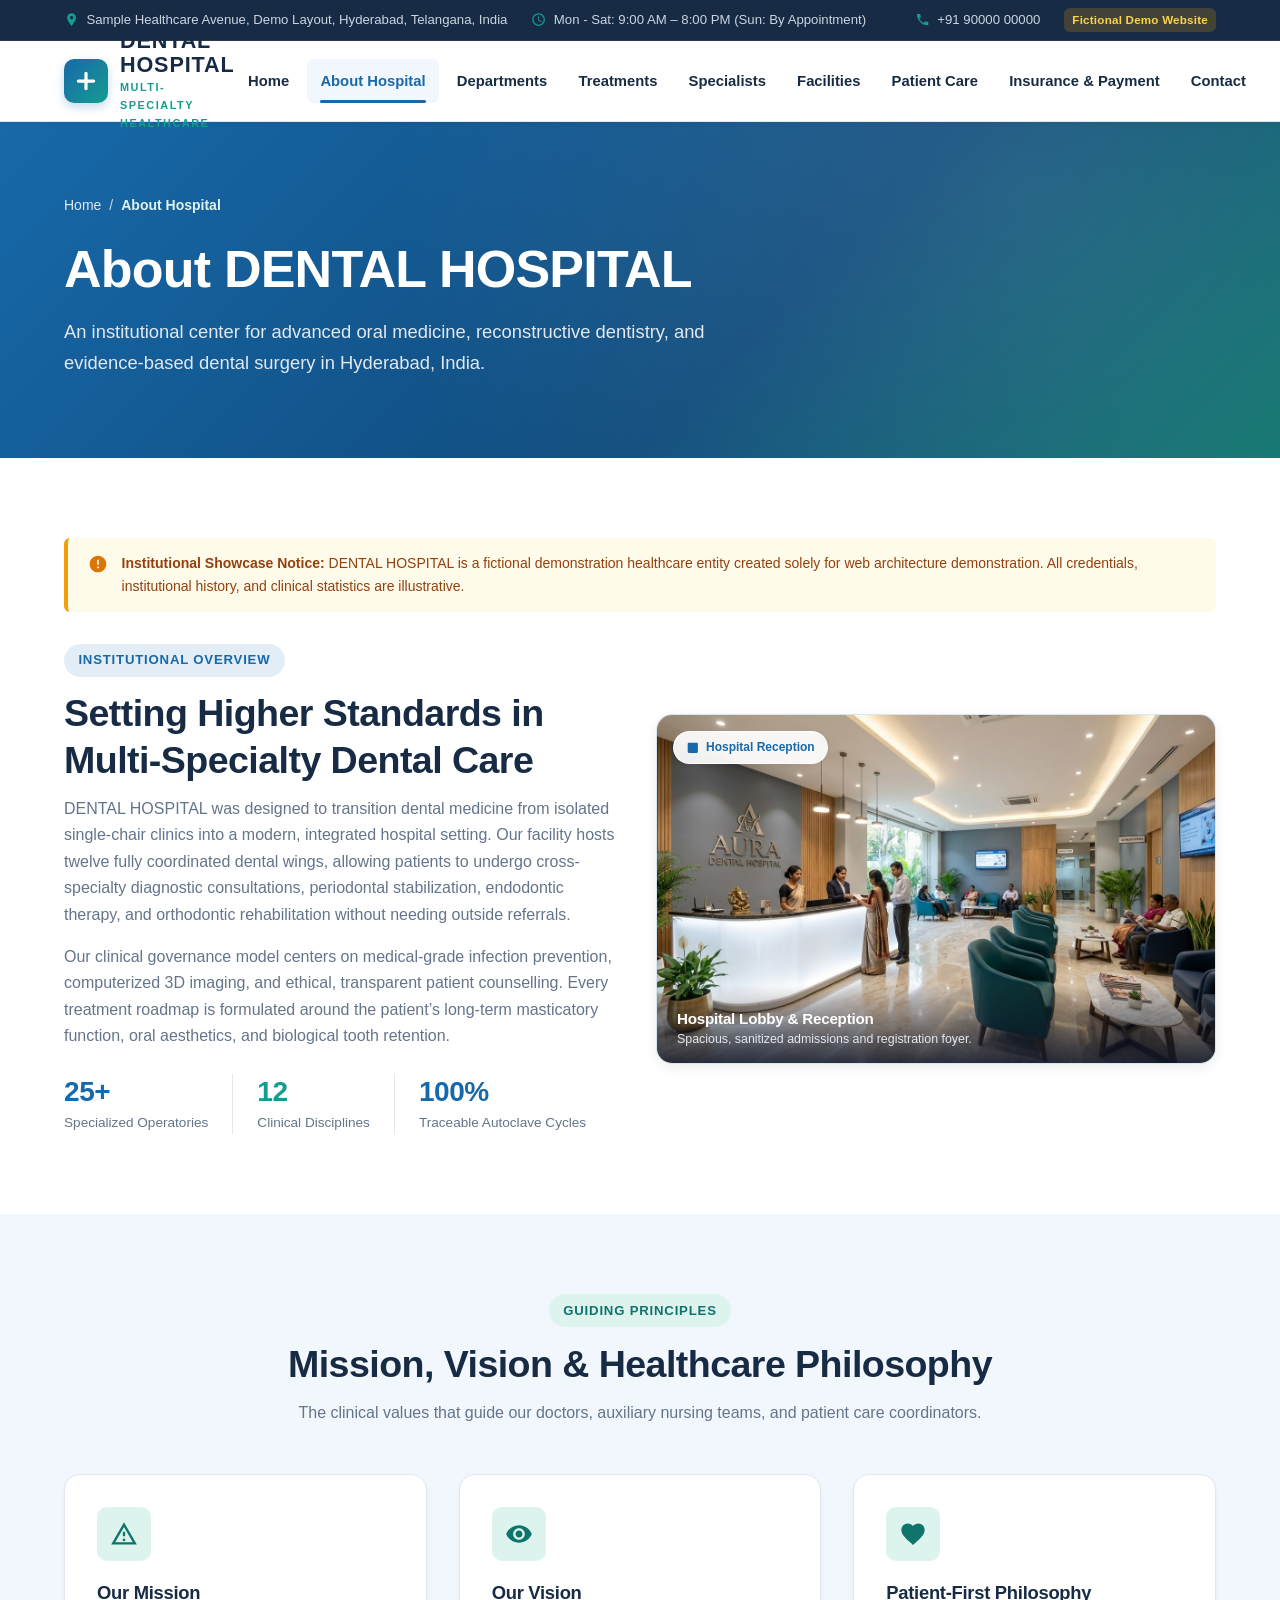
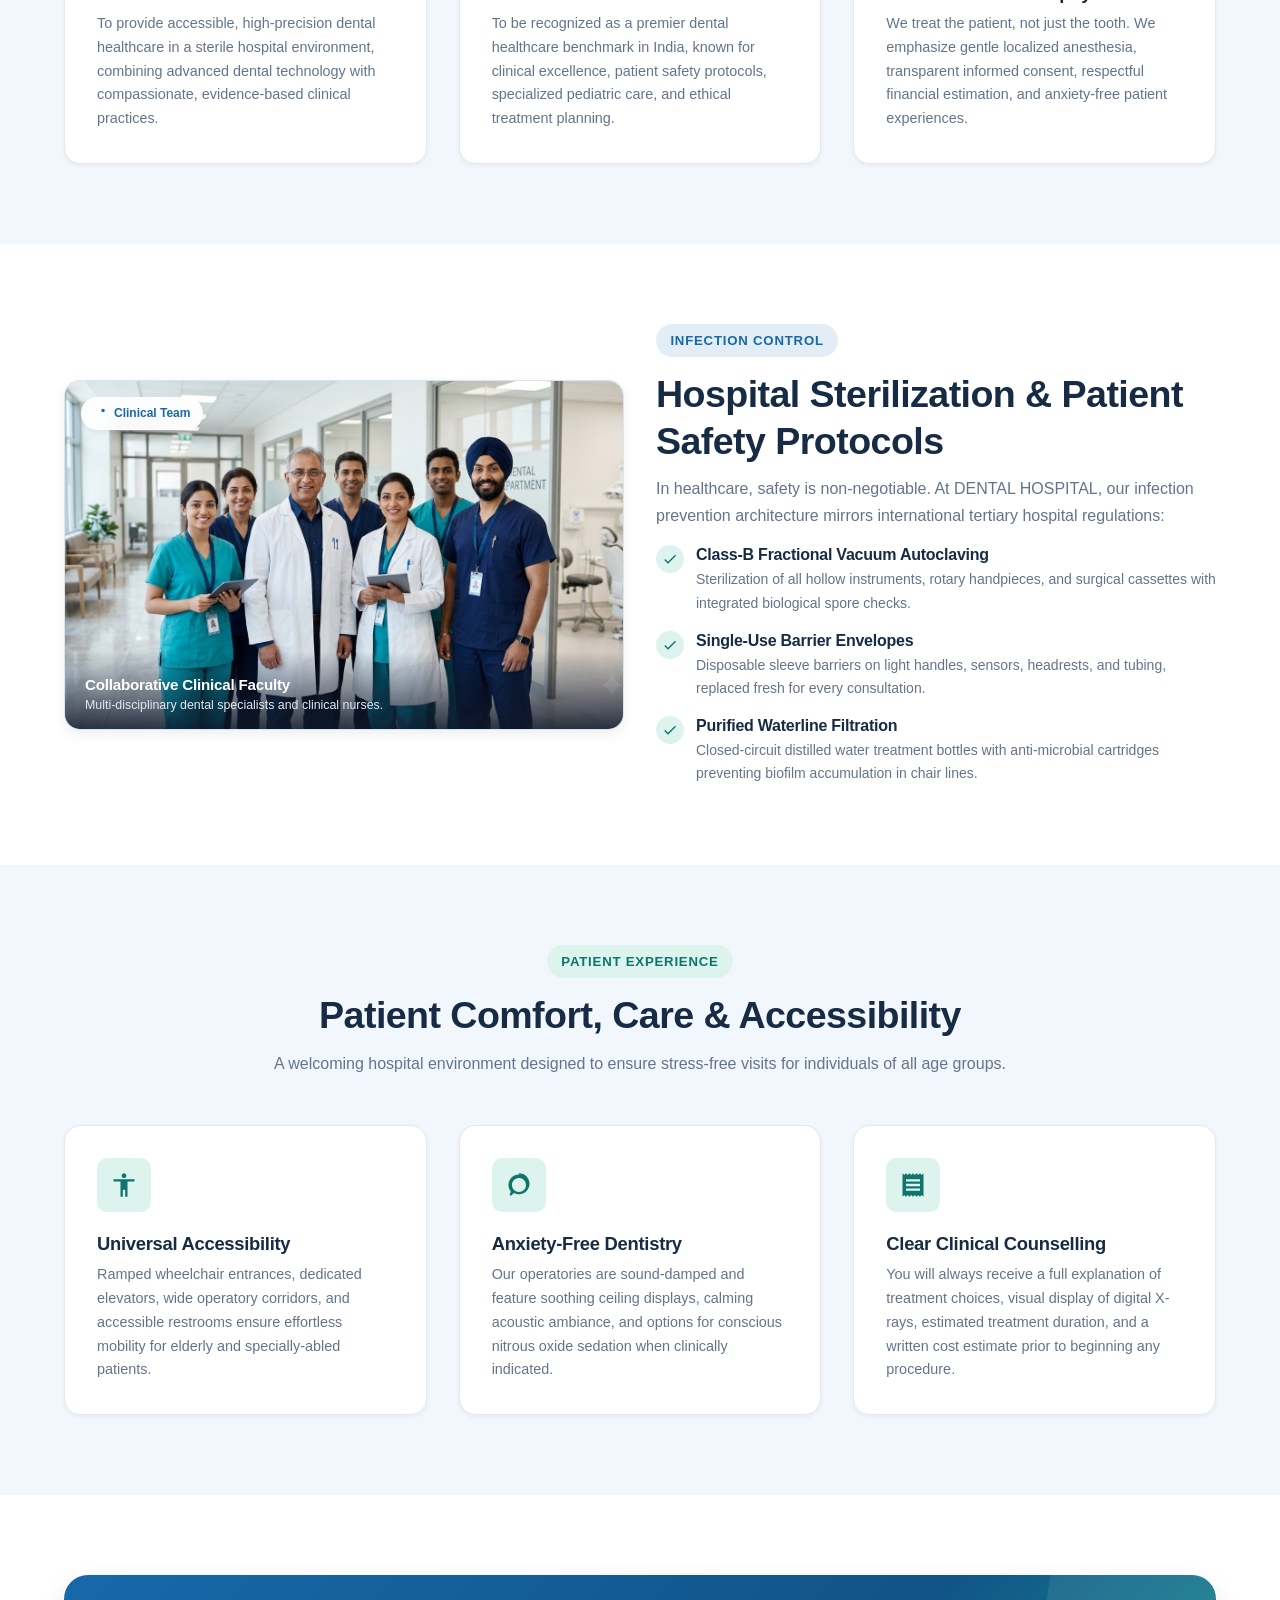
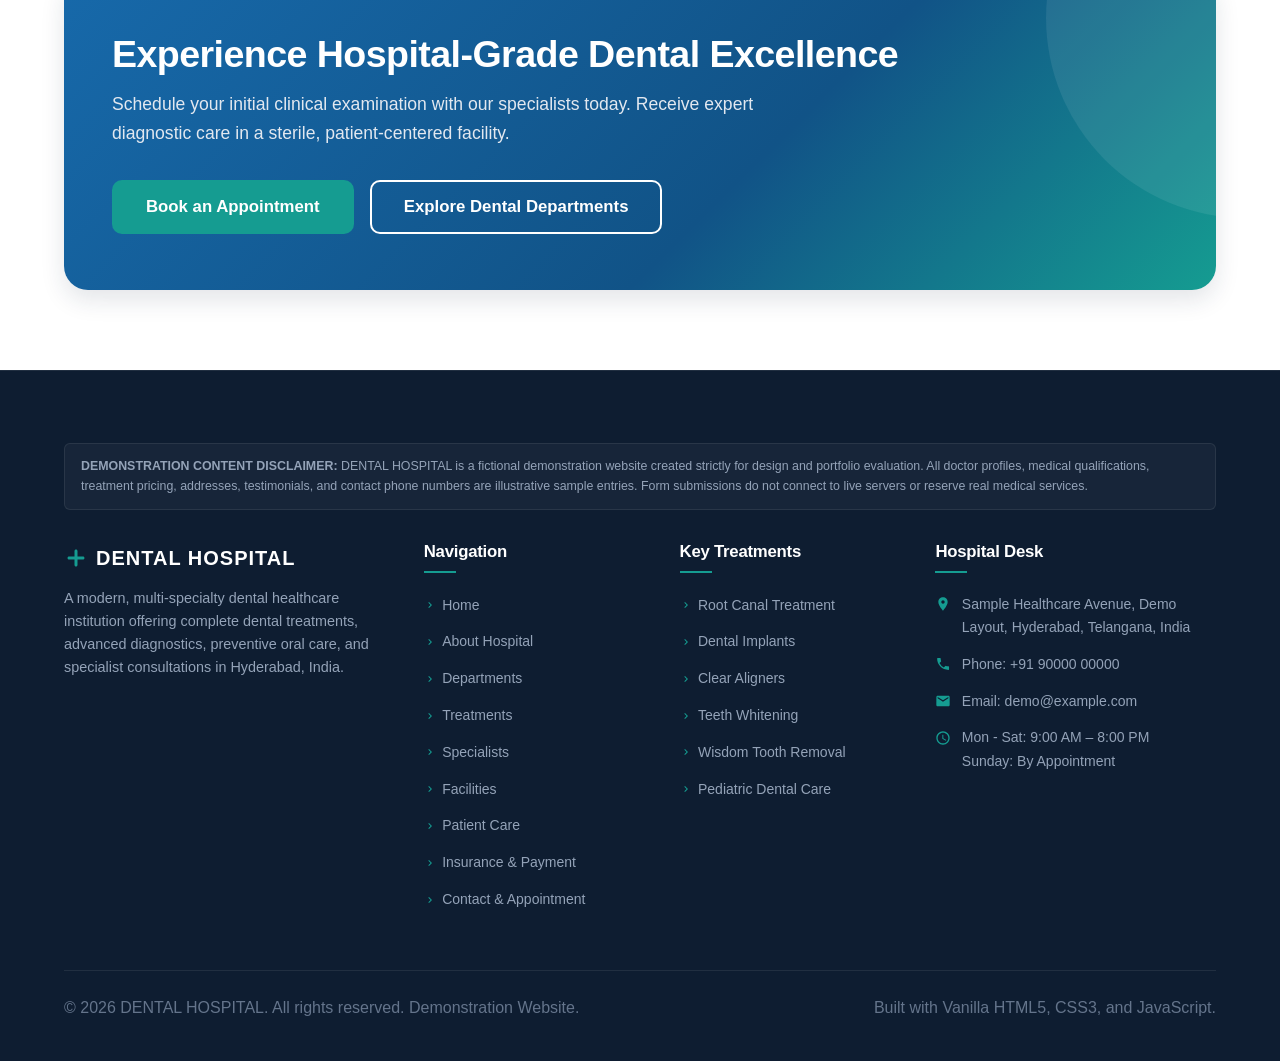
<file: about.html>
<!DOCTYPE html>
<html lang="en">
<head>
  <meta charset="UTF-8">
  <meta name="viewport" content="width=device-width, initial-scale=1.0">
  <title>About Hospital | DENTAL HOSPITAL - Advanced Multi-Specialty Dental Care</title>
  <meta name="description" content="Discover DENTAL HOSPITAL's institutional mission, multi-specialty clinical infrastructure, Class-B sterilization protocols, and patient-first oral healthcare philosophy.">
  <link rel="stylesheet" href="css/style.css">
</head>
<body>

  <!-- TOP EMERGENCY & ANNOUNCEMENT BAR -->
  <aside class="top-bar" aria-label="Hospital Contact and Hours">
    <div class="container top-bar-inner">
      <div class="top-bar-left">
        <div class="top-bar-item">
          <svg viewBox="0 0 24 24"><path d="M12 2C8.13 2 5 5.13 5 9c0 5.25 7 13 7 13s7-7.75 7-13c0-3.87-3.13-7-7-7zm0 9.5c-1.38 0-2.5-1.12-2.5-2.5s1.12-2.5 2.5-2.5 2.5 1.12 2.5 2.5-1.12 2.5-2.5 2.5z"/></svg>
          <span>Sample Healthcare Avenue, Demo Layout, Hyderabad, Telangana, India</span>
        </div>
        <div class="top-bar-item">
          <svg viewBox="0 0 24 24"><path d="M11.99 2C6.47 2 2 6.48 2 12s4.47 10 9.99 10C17.52 22 22 17.52 22 12S17.52 2 11.99 2zM12 20c-4.42 0-8-3.58-8-8s3.58-8 8-8 8 3.58 8 8-3.58 8-8 8zm.5-13H11v6l5.25 3.15.75-1.23-4.5-2.67z"/></svg>
          <span>Mon - Sat: 9:00 AM – 8:00 PM (Sun: By Appointment)</span>
        </div>
      </div>
      <div class="top-bar-right">
        <div class="top-bar-item">
          <svg viewBox="0 0 24 24"><path d="M20.01 15.38c-1.23 0-2.42-.2-3.53-.56a.977.977 0 00-1.01.24l-2.2 2.2a15.053 15.053 0 01-6.59-6.59l2.2-2.21a.96.96 0 00.25-1.01A11.36 11.36 0 018.57 3.9c0-.5-.4-.9-.9-.9H4.07c-.5 0-.9.4-.9.9 0 9.38 7.63 17.01 17.01 17.01.5 0 .9-.4.9-.9v-3.62c0-.51-.4-.91-.9-.91z"/></svg>
          <a href="tel:+919000000000">+91 90000 00000</a>
        </div>
        <span class="demo-tag-indicator">Fictional Demo Website</span>
      </div>
    </div>
  </aside>

  <!-- MAIN NAVIGATION HEADER -->
  <header class="main-header">
    <div class="container navbar">
      <a href="index.html" class="logo" aria-label="DENTAL HOSPITAL Home">
        <div class="logo-icon">
          <svg viewBox="0 0 24 24">
            <path d="M19 10.5h-5.5V5c0-.83-.67-1.5-1.5-1.5s-1.5.67-1.5 1.5v5.5H5c-.83 0-1.5.67-1.5 1.5s.67 1.5 1.5 1.5h5.5V19c0 .83.67 1.5 1.5 1.5s1.5-.67 1.5-1.5v-5.5H19c.83 0 1.5-.67 1.5-1.5s-.67-1.5-1.5-1.5z"/>
          </svg>
        </div>
        <div class="logo-text-wrap">
          <span class="logo-title">DENTAL HOSPITAL</span>
          <span class="logo-subtitle">Multi-Specialty Healthcare</span>
        </div>
      </a>

      <div class="nav-menu-wrapper" id="navMenuWrapper">
        <nav aria-label="Main Navigation">
          <ul class="nav-menu">
            <li><a href="index.html" class="nav-link">Home</a></li>
            <li><a href="about.html" class="nav-link active">About Hospital</a></li>
            <li><a href="departments.html" class="nav-link">Departments</a></li>
            <li><a href="treatments.html" class="nav-link">Treatments</a></li>
            <li><a href="specialists.html" class="nav-link">Specialists</a></li>
            <li><a href="facilities.html" class="nav-link">Facilities</a></li>
            <li><a href="patient-care.html" class="nav-link">Patient Care</a></li>
            <li><a href="insurance-payment.html" class="nav-link">Insurance & Payment</a></li>
            <li><a href="contact.html" class="nav-link">Contact</a></li>
          </ul>
        </nav>
        <div class="nav-actions">
          <a href="contact.html" class="btn btn-primary btn-sm">Book Appointment</a>
        </div>
      </div>

      <button class="nav-toggle" id="navToggle" aria-label="Toggle navigation menu" aria-expanded="false">
        <span></span>
        <span></span>
        <span></span>
      </button>
    </div>
  </header>

  <main id="main-content">
    <!-- PAGE HERO & BREADCRUMBS -->
    <section class="page-hero">
      <div class="container">
        <nav class="breadcrumbs" aria-label="Breadcrumb">
          <a href="index.html">Home</a>
          <span>/</span>
          <span class="current">About Hospital</span>
        </nav>
        <h1>About DENTAL HOSPITAL</h1>
        <p class="lead">
          An institutional center for advanced oral medicine, reconstructive dentistry, and evidence-based dental surgery in Hyderabad, India.
        </p>
      </div>
    </section>

    <!-- INSTITUTIONAL INTRODUCTION & VISION -->
    <section class="section section-bg-white">
      <div class="container">
        <!-- Demo Banner -->
        <div class="demo-alert-banner">
          <svg viewBox="0 0 24 24"><path d="M12 2C6.48 2 2 6.48 2 12s4.48 10 10 10 10-4.48 10-10S17.52 2 12 2zm1 15h-2v-2h2v2zm0-4h-2V7h2v6z"/></svg>
          <p>
            <strong>Institutional Showcase Notice:</strong> DENTAL HOSPITAL is a fictional demonstration healthcare entity created solely for web architecture demonstration. All credentials, institutional history, and clinical statistics are illustrative.
          </p>
        </div>

        <div class="grid grid-2 align-center">
          <div>
            <span class="section-tag tag-blue">Institutional Overview</span>
            <h2>Setting Higher Standards in Multi-Specialty Dental Care</h2>
            <p>
              DENTAL HOSPITAL was designed to transition dental medicine from isolated single-chair clinics into a modern, integrated hospital setting. Our facility hosts twelve fully coordinated dental wings, allowing patients to undergo cross-specialty diagnostic consultations, periodontal stabilization, endodontic therapy, and orthodontic rehabilitation without needing outside referrals.
            </p>
            <p>
              Our clinical governance model centers on medical-grade infection prevention, computerized 3D imaging, and ethical, transparent patient counselling. Every treatment roadmap is formulated around the patient’s long-term masticatory function, oral aesthetics, and biological tooth retention.
            </p>
            <div style="display: flex; gap: 1.5rem; margin-top: 1.5rem;">
              <div>
                <h4 style="color: var(--color-primary); font-size: 1.75rem; margin-bottom: 0.2rem;">25+</h4>
                <p style="font-size: 0.85rem; margin: 0;">Specialized Operatories</p>
              </div>
              <div style="border-left: 1px solid var(--color-border); padding-left: 1.5rem;">
                <h4 style="color: var(--color-secondary); font-size: 1.75rem; margin-bottom: 0.2rem;">12</h4>
                <p style="font-size: 0.85rem; margin: 0;">Clinical Disciplines</p>
              </div>
              <div style="border-left: 1px solid var(--color-border); padding-left: 1.5rem;">
                <h4 style="color: var(--color-primary); font-size: 1.75rem; margin-bottom: 0.2rem;">100%</h4>
                <p style="font-size: 0.85rem; margin: 0;">Traceable Autoclave Cycles</p>
              </div>
            </div>
          </div>

          <!-- REUSABLE IMAGE: dental-hospital-interior -->
          <div>
            <div class="img-container" role="img" aria-label="Dental Hospital Reception and Central Waiting Lounge">
              <div class="img-badge">
                <svg viewBox="0 0 24 24"><path d="M19 3H5c-1.1 0-2 .9-2 2v14c0 1.1.9 2 2 2h14c1.1 0 2-.9 2-2V5c0-1.1-.9-2-2-2z"/></svg>
                <span>Hospital Reception</span>
              </div>
              <img src="assets/images/dental-hospital-interior.jpg" alt="Dental Hospital Reception and Central Waiting Lounge" loading="lazy" width="800" height="500">
              <div class="img-caption-overlay">
                <h4>Hospital Lobby & Reception</h4>
                <p>Spacious, sanitized admissions and registration foyer.</p>
              </div>
            </div>
          </div>
        </div>
      </div>
    </section>

    <!-- MISSION, VISION & HEALTHCARE PHILOSOPHY -->
    <section class="section section-bg-light">
      <div class="container">
        <div class="section-header text-center">
          <span class="section-tag">Guiding Principles</span>
          <h2>Mission, Vision & Healthcare Philosophy</h2>
          <p>The clinical values that guide our doctors, auxiliary nursing teams, and patient care coordinators.</p>
        </div>

        <div class="grid grid-3">
          <div class="feature-card">
            <div class="feature-icon-box">
              <svg viewBox="0 0 24 24"><path d="M12 2L1 21h22L12 2zm0 3.99L19.53 19H4.47L12 5.99zM11 16h2v2h-2zm0-6h2v4h-2z"/></svg>
            </div>
            <h3>Our Mission</h3>
            <p>To provide accessible, high-precision dental healthcare in a sterile hospital environment, combining advanced dental technology with compassionate, evidence-based clinical practices.</p>
          </div>

          <div class="feature-card">
            <div class="feature-icon-box">
              <svg viewBox="0 0 24 24"><path d="M12 4.5C7 4.5 2.73 7.61 1 12c1.73 4.39 6 7.5 11 7.5s9.27-3.11 11-7.5c-1.73-4.39-6-7.5-11-7.5zM12 17c-2.76 0-5-2.24-5-5s2.24-5 5-5 5 2.24 5 5-2.24 5-5 5zm0-8c-1.66 0-3 1.34-3 3s1.34 3 3 3 3-1.34 3-3-1.34-3-3-3z"/></svg>
            </div>
            <h3>Our Vision</h3>
            <p>To be recognized as a premier dental healthcare benchmark in India, known for clinical excellence, patient safety protocols, specialized pediatric care, and ethical treatment planning.</p>
          </div>

          <div class="feature-card">
            <div class="feature-icon-box">
              <svg viewBox="0 0 24 24"><path d="M12 21.35l-1.45-1.32C5.4 15.36 2 12.28 2 8.5 2 5.42 4.42 3 7.5 3c1.74 0 3.41.81 4.5 2.09C13.09 3.81 14.76 3 16.5 3 19.58 3 22 5.42 22 8.5c0 3.78-3.4 6.86-8.55 11.54L12 21.35z"/></svg>
            </div>
            <h3>Patient-First Philosophy</h3>
            <p>We treat the patient, not just the tooth. We emphasize gentle localized anesthesia, transparent informed consent, respectful financial estimation, and anxiety-free patient experiences.</p>
          </div>
        </div>
      </div>
    </section>

    <!-- HOSPITAL INFRASTRUCTURE & HYGIENE STANDARDS -->
    <section class="section section-bg-white">
      <div class="container">
        <div class="grid grid-2 align-center">
          <!-- REUSABLE IMAGE: dental-team -->
          <div>
            <div class="img-container" role="img" aria-label="Dental Hospital Specialist Team">
              <div class="img-badge">
                <svg viewBox="0 0 24 24"><path d="M16 11c1.66 0 2.99-1.34 2.99-3S17.66 5 16 5c-1.66 0-3 1.34-3 3s1.34 3 3 3z"/></svg>
                <span>Clinical Team</span>
              </div>
              <img src="assets/images/dental-team.jpg" alt="Dental Hospital Specialist Healthcare Team" loading="lazy" width="900" height="550">
              <div class="img-caption-overlay">
                <h4>Collaborative Clinical Faculty</h4>
                <p>Multi-disciplinary dental specialists and clinical nurses.</p>
              </div>
            </div>
          </div>

          <div>
            <span class="section-tag tag-blue">Infection Control</span>
            <h2>Hospital Sterilization & Patient Safety Protocols</h2>
            <p>
              In healthcare, safety is non-negotiable. At DENTAL HOSPITAL, our infection prevention architecture mirrors international tertiary hospital regulations:
            </p>
            <div style="display:flex; flex-direction:column; gap: 1rem; margin-top: 1rem;">
              <div style="display:flex; gap:0.75rem; align-items:flex-start;">
                <div style="width:28px; height:28px; border-radius:50%; background:var(--color-accent); color:var(--color-secondary-dark); display:flex; align-items:center; justify-content:center; flex-shrink:0;">
                  <svg style="width:16px;height:16px;fill:currentColor;" viewBox="0 0 24 24"><path d="M9 16.17L4.83 12l-1.42 1.41L9 19 21 7l-1.41-1.41z"/></svg>
                </div>
                <div>
                  <h4 style="font-size:1rem; margin-bottom:0.2rem;">Class-B Fractional Vacuum Autoclaving</h4>
                  <p style="font-size:0.875rem; margin:0;">Sterilization of all hollow instruments, rotary handpieces, and surgical cassettes with integrated biological spore checks.</p>
                </div>
              </div>

              <div style="display:flex; gap:0.75rem; align-items:flex-start;">
                <div style="width:28px; height:28px; border-radius:50%; background:var(--color-accent); color:var(--color-secondary-dark); display:flex; align-items:center; justify-content:center; flex-shrink:0;">
                  <svg style="width:16px;height:16px;fill:currentColor;" viewBox="0 0 24 24"><path d="M9 16.17L4.83 12l-1.42 1.41L9 19 21 7l-1.41-1.41z"/></svg>
                </div>
                <div>
                  <h4 style="font-size:1rem; margin-bottom:0.2rem;">Single-Use Barrier Envelopes</h4>
                  <p style="font-size:0.875rem; margin:0;">Disposable sleeve barriers on light handles, sensors, headrests, and tubing, replaced fresh for every consultation.</p>
                </div>
              </div>

              <div style="display:flex; gap:0.75rem; align-items:flex-start;">
                <div style="width:28px; height:28px; border-radius:50%; background:var(--color-accent); color:var(--color-secondary-dark); display:flex; align-items:center; justify-content:center; flex-shrink:0;">
                  <svg style="width:16px;height:16px;fill:currentColor;" viewBox="0 0 24 24"><path d="M9 16.17L4.83 12l-1.42 1.41L9 19 21 7l-1.41-1.41z"/></svg>
                </div>
                <div>
                  <h4 style="font-size:1rem; margin-bottom:0.2rem;">Purified Waterline Filtration</h4>
                  <p style="font-size:0.875rem; margin:0;">Closed-circuit distilled water treatment bottles with anti-microbial cartridges preventing biofilm accumulation in chair lines.</p>
                </div>
              </div>
            </div>
          </div>
        </div>
      </div>
    </section>

    <!-- PATIENT COMFORT & ACCESSIBILITY -->
    <section class="section section-bg-light">
      <div class="container">
        <div class="section-header text-center">
          <span class="section-tag">Patient Experience</span>
          <h2>Patient Comfort, Care & Accessibility</h2>
          <p>A welcoming hospital environment designed to ensure stress-free visits for individuals of all age groups.</p>
        </div>

        <div class="grid grid-3">
          <div class="feature-card">
            <div class="feature-icon-box">
              <svg viewBox="0 0 24 24"><path d="M12 2c1.1 0 2 .9 2 2s-.9 2-2 2-2-.9-2-2 .9-2 2-2zm9 7h-6v13h-2v-6h-2v6H9V9H3V7h18v2z"/></svg>
            </div>
            <h3>Universal Accessibility</h3>
            <p>Ramped wheelchair entrances, dedicated elevators, wide operatory corridors, and accessible restrooms ensure effortless mobility for elderly and specially-abled patients.</p>
          </div>

          <div class="feature-card">
            <div class="feature-icon-box">
              <svg viewBox="0 0 24 24"><path d="M12 3c-4.97 0-9 4.03-9 9 0 2.12.74 4.07 1.97 5.61L4.35 19.4c-.39.39-.39 1.02 0 1.41.39.39 1.02.39 1.41 0l1.9-1.9C9.22 19.57 10.56 20 12 20c4.97 0 9-4.03 9-9s-4.03-9-9-9zm0 15c-3.31 0-6-2.69-6-6s2.69-6 6-6 6 2.69 6 6-2.69 6-6 6z"/></svg>
            </div>
            <h3>Anxiety-Free Dentistry</h3>
            <p>Our operatories are sound-damped and feature soothing ceiling displays, calming acoustic ambiance, and options for conscious nitrous oxide sedation when clinically indicated.</p>
          </div>

          <div class="feature-card">
            <div class="feature-icon-box">
              <svg viewBox="0 0 24 24"><path d="M18 17H6v-2h12v2zm0-4H6v-2h12v2zm0-4H6V7h12v2zM3 22l1.5-1.5L6 22l1.5-1.5L9 22l1.5-1.5L12 22l1.5-1.5L15 22l1.5-1.5L18 22l1.5-1.5L21 22V2l-1.5 1.5L18 2l-1.5 1.5L15 2l-1.5 1.5L12 2l-1.5 1.5L9 2 7.5 3.5 6 2 4.5 3.5 3 2v20z"/></svg>
            </div>
            <h3>Clear Clinical Counselling</h3>
            <p>You will always receive a full explanation of treatment choices, visual display of digital X-rays, estimated treatment duration, and a written cost estimate prior to beginning any procedure.</p>
          </div>
        </div>
      </div>
    </section>

    <!-- CALL TO ACTION -->
    <section class="section section-bg-white">
      <div class="container">
        <div class="cta-banner">
          <h2>Experience Hospital-Grade Dental Excellence</h2>
          <p>Schedule your initial clinical examination with our specialists today. Receive expert diagnostic care in a sterile, patient-centered facility.</p>
          <div class="flex gap-2 flex-wrap">
            <a href="contact.html" class="btn btn-secondary btn-lg">Book an Appointment</a>
            <a href="departments.html" class="btn btn-outline-white btn-lg">Explore Dental Departments</a>
          </div>
        </div>
      </div>
    </section>
  </main>

  <!-- PROFESSIONAL FOOTER -->
  <footer class="main-footer">
    <div class="container">
      <div class="footer-disclaimer-box">
        <strong>DEMONSTRATION CONTENT DISCLAIMER:</strong>
        DENTAL HOSPITAL is a fictional demonstration website created strictly for design and portfolio evaluation. All doctor profiles, medical qualifications, treatment pricing, addresses, testimonials, and contact phone numbers are illustrative sample entries. Form submissions do not connect to live servers or reserve real medical services.
      </div>

      <div class="footer-grid">
        <div class="footer-col footer-about">
          <div class="footer-logo-text">
            <svg viewBox="0 0 24 24"><path d="M19 10.5h-5.5V5c0-.83-.67-1.5-1.5-1.5s-1.5.67-1.5 1.5v5.5H5c-.83 0-1.5.67-1.5 1.5s.67 1.5 1.5 1.5h5.5V19c0 .83.67 1.5 1.5 1.5s1.5-.67 1.5-1.5v-5.5H19c.83 0 1.5-.67 1.5-1.5s-.67-1.5-1.5-1.5z"/></svg>
            <span>DENTAL HOSPITAL</span>
          </div>
          <p>A modern, multi-specialty dental healthcare institution offering complete dental treatments, advanced diagnostics, preventive oral care, and specialist consultations in Hyderabad, India.</p>
        </div>

        <div class="footer-col">
          <h4>Navigation</h4>
          <ul class="footer-links">
            <li><a href="index.html"><svg viewBox="0 0 24 24"><path d="M8.59 16.59L13.17 12 8.59 7.41 10 6l6 6-6 6-1.41-1.41z"/></svg> Home</a></li>
            <li><a href="about.html"><svg viewBox="0 0 24 24"><path d="M8.59 16.59L13.17 12 8.59 7.41 10 6l6 6-6 6-1.41-1.41z"/></svg> About Hospital</a></li>
            <li><a href="departments.html"><svg viewBox="0 0 24 24"><path d="M8.59 16.59L13.17 12 8.59 7.41 10 6l6 6-6 6-1.41-1.41z"/></svg> Departments</a></li>
            <li><a href="treatments.html"><svg viewBox="0 0 24 24"><path d="M8.59 16.59L13.17 12 8.59 7.41 10 6l6 6-6 6-1.41-1.41z"/></svg> Treatments</a></li>
            <li><a href="specialists.html"><svg viewBox="0 0 24 24"><path d="M8.59 16.59L13.17 12 8.59 7.41 10 6l6 6-6 6-1.41-1.41z"/></svg> Specialists</a></li>
            <li><a href="facilities.html"><svg viewBox="0 0 24 24"><path d="M8.59 16.59L13.17 12 8.59 7.41 10 6l6 6-6 6-1.41-1.41z"/></svg> Facilities</a></li>
            <li><a href="patient-care.html"><svg viewBox="0 0 24 24"><path d="M8.59 16.59L13.17 12 8.59 7.41 10 6l6 6-6 6-1.41-1.41z"/></svg> Patient Care</a></li>
            <li><a href="insurance-payment.html"><svg viewBox="0 0 24 24"><path d="M8.59 16.59L13.17 12 8.59 7.41 10 6l6 6-6 6-1.41-1.41z"/></svg> Insurance & Payment</a></li>
            <li><a href="contact.html"><svg viewBox="0 0 24 24"><path d="M8.59 16.59L13.17 12 8.59 7.41 10 6l6 6-6 6-1.41-1.41z"/></svg> Contact & Appointment</a></li>
          </ul>
        </div>

        <div class="footer-col">
          <h4>Key Treatments</h4>
          <ul class="footer-links">
            <li><a href="treatments.html"><svg viewBox="0 0 24 24"><path d="M8.59 16.59L13.17 12 8.59 7.41 10 6l6 6-6 6-1.41-1.41z"/></svg> Root Canal Treatment</a></li>
            <li><a href="treatments.html"><svg viewBox="0 0 24 24"><path d="M8.59 16.59L13.17 12 8.59 7.41 10 6l6 6-6 6-1.41-1.41z"/></svg> Dental Implants</a></li>
            <li><a href="treatments.html"><svg viewBox="0 0 24 24"><path d="M8.59 16.59L13.17 12 8.59 7.41 10 6l6 6-6 6-1.41-1.41z"/></svg> Clear Aligners</a></li>
            <li><a href="treatments.html"><svg viewBox="0 0 24 24"><path d="M8.59 16.59L13.17 12 8.59 7.41 10 6l6 6-6 6-1.41-1.41z"/></svg> Teeth Whitening</a></li>
            <li><a href="treatments.html"><svg viewBox="0 0 24 24"><path d="M8.59 16.59L13.17 12 8.59 7.41 10 6l6 6-6 6-1.41-1.41z"/></svg> Wisdom Tooth Removal</a></li>
            <li><a href="treatments.html"><svg viewBox="0 0 24 24"><path d="M8.59 16.59L13.17 12 8.59 7.41 10 6l6 6-6 6-1.41-1.41z"/></svg> Pediatric Dental Care</a></li>
          </ul>
        </div>

        <div class="footer-col">
          <h4>Hospital Desk</h4>
          <div class="footer-contact-list">
            <div class="footer-contact-item">
              <svg viewBox="0 0 24 24"><path d="M12 2C8.13 2 5 5.13 5 9c0 5.25 7 13 7 13s7-7.75 7-13c0-3.87-3.13-7-7-7zm0 9.5c-1.38 0-2.5-1.12-2.5-2.5s1.12-2.5 2.5-2.5 2.5 1.12 2.5 2.5-1.12 2.5-2.5 2.5z"/></svg>
              <span>Sample Healthcare Avenue, Demo Layout, Hyderabad, Telangana, India</span>
            </div>
            <div class="footer-contact-item">
              <svg viewBox="0 0 24 24"><path d="M20.01 15.38c-1.23 0-2.42-.2-3.53-.56a.977.977 0 00-1.01.24l-2.2 2.2a15.053 15.053 0 01-6.59-6.59l2.2-2.21a.96.96 0 00.25-1.01A11.36 11.36 0 018.57 3.9c0-.5-.4-.9-.9-.9H4.07c-.5 0-.9.4-.9.9 0 9.38 7.63 17.01 17.01 17.01.5 0 .9-.4.9-.9v-3.62c0-.51-.4-.91-.9-.91z"/></svg>
              <span>Phone: <a href="tel:+919000000000">+91 90000 00000</a></span>
            </div>
            <div class="footer-contact-item">
              <svg viewBox="0 0 24 24"><path d="M20 4H4c-1.1 0-1.99.9-1.99 2L2 18c0 1.1.9 2 2 2h16c1.1 0 2-.9 2-2V6c0-1.1-.9-2-2-2zm0 4l-8 5-8-5V6l8 5 8-5v2z"/></svg>
              <span>Email: <a href="mailto:demo@example.com">demo@example.com</a></span>
            </div>
            <div class="footer-contact-item">
              <svg viewBox="0 0 24 24"><path d="M11.99 2C6.47 2 2 6.48 2 12s4.47 10 9.99 10C17.52 22 22 17.52 22 12S17.52 2 11.99 2zM12 20c-4.42 0-8-3.58-8-8s3.58-8 8-8 8 3.58 8 8-3.58 8-8 8zm.5-13H11v6l5.25 3.15.75-1.23-4.5-2.67z"/></svg>
              <span>Mon - Sat: 9:00 AM – 8:00 PM<br>Sunday: By Appointment</span>
            </div>
          </div>
        </div>
      </div>

      <div class="footer-bottom">
        <div class="footer-bottom-inner">
          <p>&copy; 2026 DENTAL HOSPITAL. All rights reserved. Demonstration Website.</p>
          <p>Built with Vanilla HTML5, CSS3, and JavaScript.</p>
        </div>
      </div>
    </div>
  </footer>

  <button class="back-to-top" id="backToTop" aria-label="Scroll back to top">
    <svg viewBox="0 0 24 24"><path d="M7.41 15.41L12 10.83l4.59 4.58L18 14l-6-6-6 6z"/></svg>
  </button>

  <script src="js/script.js"></script>
</body>
</html>
</file>
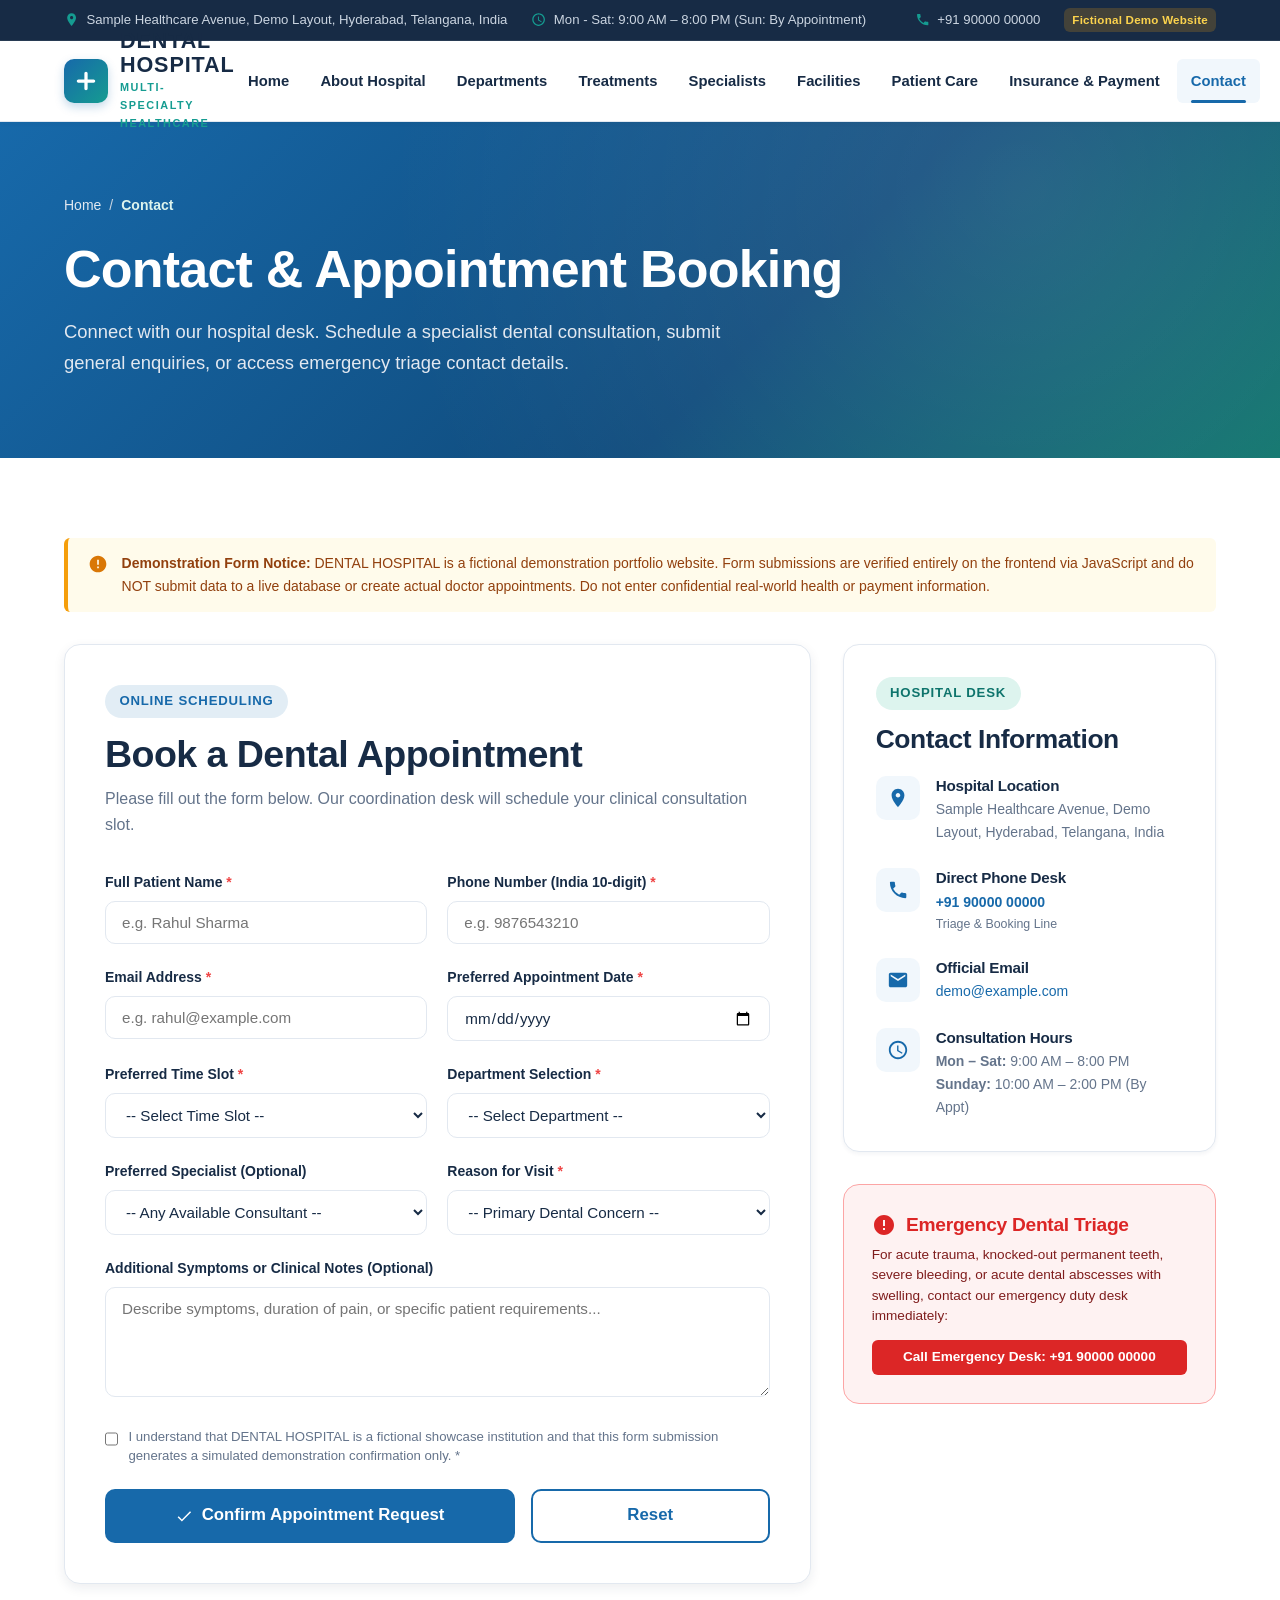
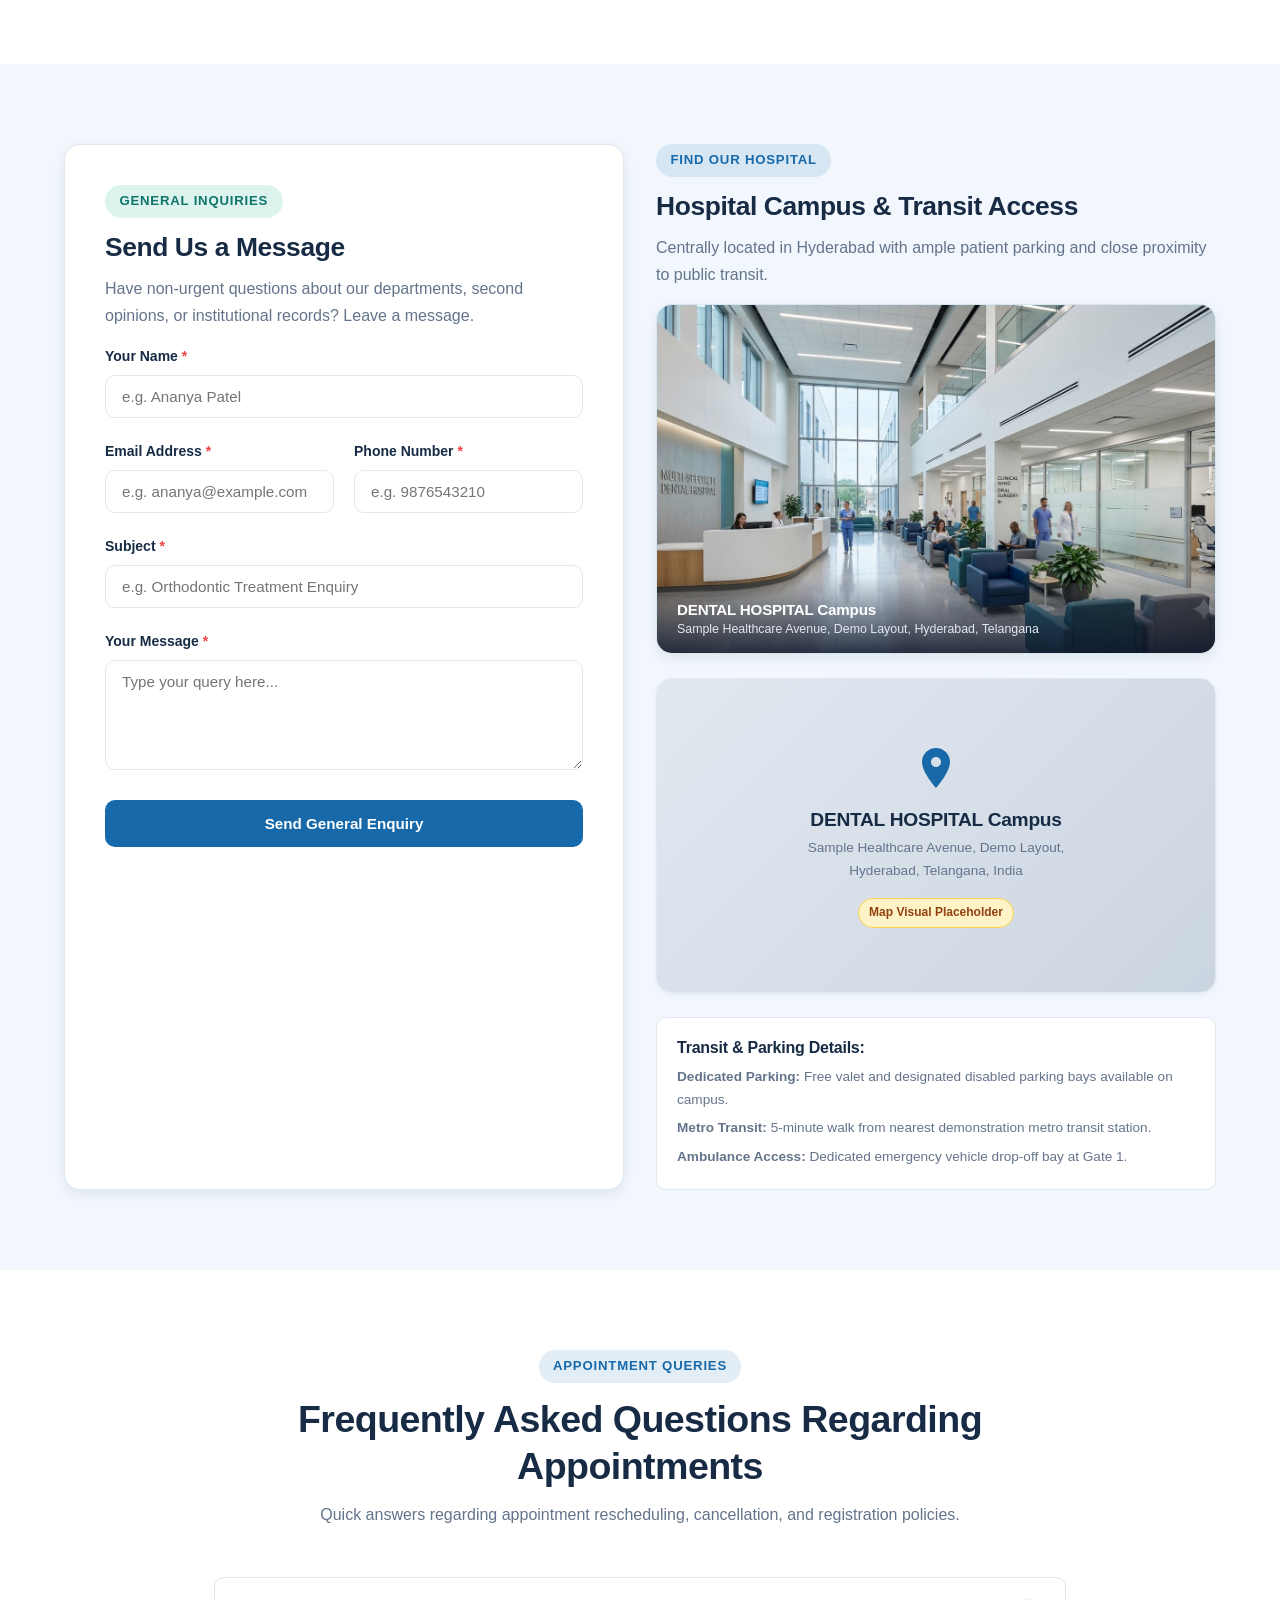
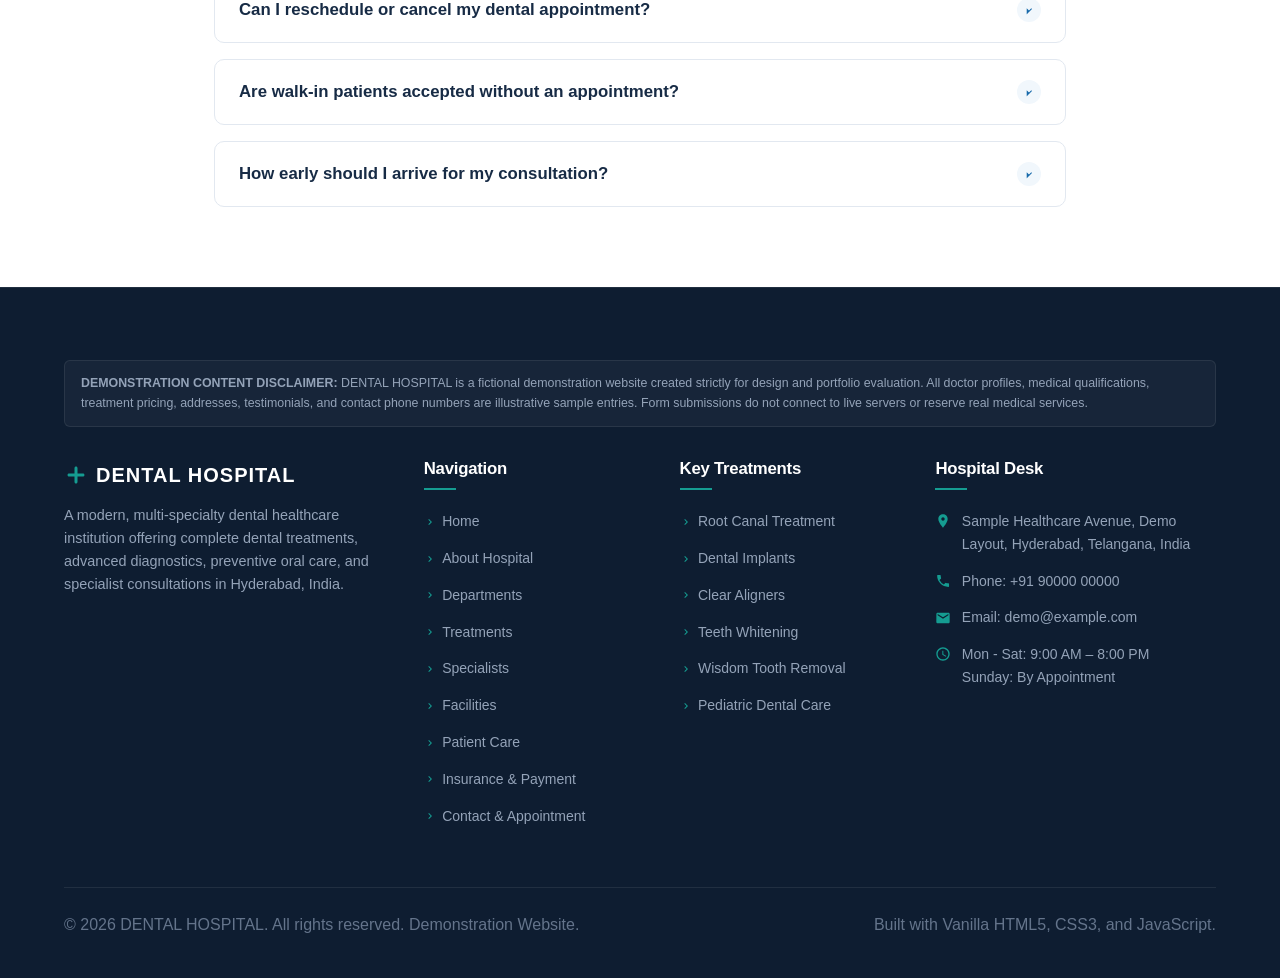
<file: contact.html>
<!DOCTYPE html>
<html lang="en">
<head>
  <meta charset="UTF-8">
  <meta name="viewport" content="width=device-width, initial-scale=1.0">
  <title>Contact & Appointment | DENTAL HOSPITAL - Book Consultation</title>
  <meta name="description" content="Book an appointment online or contact DENTAL HOSPITAL in Hyderabad. Full appointment booking form, contact numbers, address, and emergency dental guidance.">
  <link rel="stylesheet" href="css/style.css">
</head>
<body>

  <!-- TOP EMERGENCY & ANNOUNCEMENT BAR -->
  <aside class="top-bar" aria-label="Hospital Contact and Hours">
    <div class="container top-bar-inner">
      <div class="top-bar-left">
        <div class="top-bar-item">
          <svg viewBox="0 0 24 24"><path d="M12 2C8.13 2 5 5.13 5 9c0 5.25 7 13 7 13s7-7.75 7-13c0-3.87-3.13-7-7-7zm0 9.5c-1.38 0-2.5-1.12-2.5-2.5s1.12-2.5 2.5-2.5 2.5 1.12 2.5 2.5-1.12 2.5-2.5 2.5z"/></svg>
          <span>Sample Healthcare Avenue, Demo Layout, Hyderabad, Telangana, India</span>
        </div>
        <div class="top-bar-item">
          <svg viewBox="0 0 24 24"><path d="M11.99 2C6.47 2 2 6.48 2 12s4.47 10 9.99 10C17.52 22 22 17.52 22 12S17.52 2 11.99 2zM12 20c-4.42 0-8-3.58-8-8s3.58-8 8-8 8 3.58 8 8-3.58 8-8 8zm.5-13H11v6l5.25 3.15.75-1.23-4.5-2.67z"/></svg>
          <span>Mon - Sat: 9:00 AM – 8:00 PM (Sun: By Appointment)</span>
        </div>
      </div>
      <div class="top-bar-right">
        <div class="top-bar-item">
          <svg viewBox="0 0 24 24"><path d="M20.01 15.38c-1.23 0-2.42-.2-3.53-.56a.977.977 0 00-1.01.24l-2.2 2.2a15.053 15.053 0 01-6.59-6.59l2.2-2.21a.96.96 0 00.25-1.01A11.36 11.36 0 018.57 3.9c0-.5-.4-.9-.9-.9H4.07c-.5 0-.9.4-.9.9 0 9.38 7.63 17.01 17.01 17.01.5 0 .9-.4.9-.9v-3.62c0-.51-.4-.91-.9-.91z"/></svg>
          <a href="tel:+919000000000">+91 90000 00000</a>
        </div>
        <span class="demo-tag-indicator">Fictional Demo Website</span>
      </div>
    </div>
  </aside>

  <!-- MAIN NAVIGATION HEADER -->
  <header class="main-header">
    <div class="container navbar">
      <a href="index.html" class="logo" aria-label="DENTAL HOSPITAL Home">
        <div class="logo-icon">
          <svg viewBox="0 0 24 24">
            <path d="M19 10.5h-5.5V5c0-.83-.67-1.5-1.5-1.5s-1.5.67-1.5 1.5v5.5H5c-.83 0-1.5.67-1.5 1.5s.67 1.5 1.5 1.5h5.5V19c0 .83.67 1.5 1.5 1.5s1.5-.67 1.5-1.5v-5.5H19c.83 0 1.5-.67 1.5-1.5s-.67-1.5-1.5-1.5z"/>
          </svg>
        </div>
        <div class="logo-text-wrap">
          <span class="logo-title">DENTAL HOSPITAL</span>
          <span class="logo-subtitle">Multi-Specialty Healthcare</span>
        </div>
      </a>

      <div class="nav-menu-wrapper" id="navMenuWrapper">
        <nav aria-label="Main Navigation">
          <ul class="nav-menu">
            <li><a href="index.html" class="nav-link">Home</a></li>
            <li><a href="about.html" class="nav-link">About Hospital</a></li>
            <li><a href="departments.html" class="nav-link">Departments</a></li>
            <li><a href="treatments.html" class="nav-link">Treatments</a></li>
            <li><a href="specialists.html" class="nav-link">Specialists</a></li>
            <li><a href="facilities.html" class="nav-link">Facilities</a></li>
            <li><a href="patient-care.html" class="nav-link">Patient Care</a></li>
            <li><a href="insurance-payment.html" class="nav-link">Insurance & Payment</a></li>
            <li><a href="contact.html" class="nav-link active">Contact</a></li>
          </ul>
        </nav>
        <div class="nav-actions">
          <a href="contact.html" class="btn btn-primary btn-sm">Book Appointment</a>
        </div>
      </div>

      <button class="nav-toggle" id="navToggle" aria-label="Toggle navigation menu" aria-expanded="false">
        <span></span>
        <span></span>
        <span></span>
      </button>
    </div>
  </header>

  <main id="main-content">
    <!-- PAGE HERO & BREADCRUMBS -->
    <section class="page-hero">
      <div class="container">
        <nav class="breadcrumbs" aria-label="Breadcrumb">
          <a href="index.html">Home</a>
          <span>/</span>
          <span class="current">Contact</span>
        </nav>
        <h1>Contact & Appointment Booking</h1>
        <p class="lead">
          Connect with our hospital desk. Schedule a specialist dental consultation, submit general enquiries, or access emergency triage contact details.
        </p>
      </div>
    </section>

    <!-- CONTACT DETAILS & APPOINTMENT BOOKING FORM SECTION -->
    <section class="section section-bg-white">
      <div class="container">
        <!-- Demonstration Website Notice Banner -->
        <div class="demo-alert-banner">
          <svg viewBox="0 0 24 24"><path d="M12 2C6.48 2 2 6.48 2 12s4.48 10 10 10 10-4.48 10-10S17.52 2 12 2zm1 15h-2v-2h2v2zm0-4h-2V7h2v6z"/></svg>
          <p>
            <strong>Demonstration Form Notice:</strong> DENTAL HOSPITAL is a fictional demonstration portfolio website. Form submissions are verified entirely on the frontend via JavaScript and do NOT submit data to a live database or create actual doctor appointments. Do not enter confidential real-world health or payment information.
          </p>
        </div>

        <div class="grid grid-sidebar">
          <!-- MAIN APPOINTMENT BOOKING FORM -->
          <div class="form-card">
            <span class="section-tag tag-blue">Online Scheduling</span>
            <h2 style="margin-bottom: 0.5rem;">Book a Dental Appointment</h2>
            <p style="margin-bottom: 2rem;">Please fill out the form below. Our coordination desk will schedule your clinical consultation slot.</p>

            <form id="appointmentForm" novalidate>
              <div class="form-row">
                <div class="form-group">
                  <label for="patientName" class="form-label">Full Patient Name <span class="required">*</span></label>
                  <input type="text" id="patientName" class="form-control" placeholder="e.g. Rahul Sharma" required minlength="3">
                  <div class="form-error">Please enter at least 3 characters for the patient name.</div>
                </div>

                <div class="form-group">
                  <label for="patientPhone" class="form-label">Phone Number (India 10-digit) <span class="required">*</span></label>
                  <input type="tel" id="patientPhone" class="form-control" placeholder="e.g. 9876543210" required>
                  <div class="form-error">Please enter a valid 10-digit mobile number (e.g. 9876543210).</div>
                </div>
              </div>

              <div class="form-row">
                <div class="form-group">
                  <label for="patientEmail" class="form-label">Email Address <span class="required">*</span></label>
                  <input type="email" id="patientEmail" class="form-control" placeholder="e.g. rahul@example.com" required>
                  <div class="form-error">Please enter a valid email address.</div>
                </div>

                <div class="form-group">
                  <label for="appointmentDate" class="form-label">Preferred Appointment Date <span class="required">*</span></label>
                  <input type="date" id="appointmentDate" class="form-control" required>
                  <div class="form-error">Please select an appointment date.</div>
                </div>
              </div>

              <div class="form-row">
                <div class="form-group">
                  <label for="appointmentTime" class="form-label">Preferred Time Slot <span class="required">*</span></label>
                  <select id="appointmentTime" class="form-control" required>
                    <option value="">-- Select Time Slot --</option>
                    <option value="morning_1">Morning: 09:30 AM – 11:30 AM</option>
                    <option value="morning_2">Morning: 11:30 AM – 01:30 PM</option>
                    <option value="afternoon">Afternoon: 02:30 PM – 04:30 PM</option>
                    <option value="evening_1">Evening: 04:30 PM – 06:30 PM</option>
                    <option value="evening_2">Evening: 06:30 PM – 08:00 PM</option>
                  </select>
                  <div class="form-error">Please choose a preferred time slot.</div>
                </div>

                <div class="form-group">
                  <label for="appointmentDept" class="form-label">Department Selection <span class="required">*</span></label>
                  <select id="appointmentDept" class="form-control" required>
                    <option value="">-- Select Department --</option>
                    <option value="general">General Dentistry</option>
                    <option value="orthodontics">Orthodontics (Braces & Aligners)</option>
                    <option value="prosthodontics">Prosthodontics (Crowns & Dentures)</option>
                    <option value="endodontics">Endodontics (Root Canal Therapy)</option>
                    <option value="periodontics">Periodontics (Gum Care)</option>
                    <option value="oral_surgery">Oral & Maxillofacial Surgery</option>
                    <option value="pediatric">Pediatric Dentistry (Children)</option>
                    <option value="cosmetic">Cosmetic & Aesthetic Dentistry</option>
                    <option value="implants">Implant Dentistry</option>
                    <option value="oral_medicine">Oral Medicine & Diagnosis</option>
                    <option value="preventive">Preventive Dentistry</option>
                    <option value="emergency">Emergency Dental Care</option>
                  </select>
                  <div class="form-error">Please select a dental department.</div>
                </div>
              </div>

              <div class="form-row">
                <div class="form-group">
                  <label for="appointmentSpecialist" class="form-label">Preferred Specialist (Optional)</label>
                  <select id="appointmentSpecialist" class="form-control">
                    <option value="">-- Any Available Consultant --</option>
                    <option value="Dr. Aarav Sharma">Dr. Aarav Sharma (Prosthodontist & Implants)</option>
                    <option value="Dr. Priya Ramachandran">Dr. Priya Ramachandran (Orthodontist)</option>
                    <option value="Dr. Rajeshwari Rao">Dr. Rajeshwari Rao (Endodontist)</option>
                    <option value="Dr. Vikramaditya Sen">Dr. Vikramaditya Sen (Oral Surgeon)</option>
                    <option value="Dr. Ananya Mukherjee">Dr. Ananya Mukherjee (Pediatric Dentist)</option>
                    <option value="Dr. Karthik Reddy">Dr. Karthik Reddy (Periodontist)</option>
                  </select>
                </div>

                <div class="form-group">
                  <label for="appointmentReason" class="form-label">Reason for Visit <span class="required">*</span></label>
                  <select id="appointmentReason" class="form-control" required>
                    <option value="">-- Primary Dental Concern --</option>
                    <option value="Routine Check-up / Consultation">Routine Check-up & Consultation</option>
                    <option value="Severe Toothache / Pain">Severe Toothache / Pain</option>
                    <option value="Teeth Cleaning & Scaling">Teeth Cleaning & Scaling</option>
                    <option value="Root Canal Treatment">Root Canal Treatment</option>
                    <option value="Dental Implants / Missing Teeth">Dental Implants / Missing Teeth</option>
                    <option value="Braces / Clear Aligners">Braces / Clear Aligners Consultation</option>
                    <option value="Wisdom Tooth Pain">Wisdom Tooth Discomfort</option>
                    <option value="Broken / Chipped Tooth">Broken or Chipped Tooth</option>
                    <option value="Child Dental Care">Child Dental Care</option>
                    <option value="Cosmetic Smile Makeover">Cosmetic Smile Consultation</option>
                    <option value="Other">Other Specific Dental Concern</option>
                  </select>
                  <div class="form-error">Please specify the reason for your visit.</div>
                </div>
              </div>

              <div class="form-group">
                <label for="appointmentNotes" class="form-label">Additional Symptoms or Clinical Notes (Optional)</label>
                <textarea id="appointmentNotes" class="form-control" placeholder="Describe symptoms, duration of pain, or specific patient requirements..."></textarea>
              </div>

              <div class="form-checkbox-group">
                <input type="checkbox" id="appointmentTerms" required>
                <label for="appointmentTerms">
                  I understand that DENTAL HOSPITAL is a fictional showcase institution and that this form submission generates a simulated demonstration confirmation only. <span class="required">*</span>
                </label>
              </div>

              <div class="flex gap-2">
                <button type="submit" class="btn btn-primary btn-lg" style="flex: 2;">
                  <svg viewBox="0 0 24 24"><path d="M9 16.17L4.83 12l-1.42 1.41L9 19 21 7l-1.41-1.41z"/></svg>
                  Confirm Appointment Request
                </button>
                <button type="reset" class="btn btn-outline btn-lg" style="flex: 1;">Reset</button>
              </div>
            </form>
          </div>

          <!-- SIDEBAR: HOSPITAL CONTACT INFORMATION -->
          <div style="display: flex; flex-direction: column; gap: 2rem;">
            <div class="contact-info-card">
              <span class="section-tag">Hospital Desk</span>
              <h3 style="margin-bottom: 1.25rem;">Contact Information</h3>

              <div class="contact-info-list">
                <div class="contact-info-item">
                  <div class="contact-icon-box">
                    <svg viewBox="0 0 24 24"><path d="M12 2C8.13 2 5 5.13 5 9c0 5.25 7 13 7 13s7-7.75 7-13c0-3.87-3.13-7-7-7zm0 9.5c-1.38 0-2.5-1.12-2.5-2.5s1.12-2.5 2.5-2.5 2.5 1.12 2.5 2.5-1.12 2.5-2.5 2.5z"/></svg>
                  </div>
                  <div class="contact-info-text">
                    <h4>Hospital Location</h4>
                    <p>Sample Healthcare Avenue, Demo Layout, Hyderabad, Telangana, India</p>
                  </div>
                </div>

                <div class="contact-info-item">
                  <div class="contact-icon-box">
                    <svg viewBox="0 0 24 24"><path d="M20.01 15.38c-1.23 0-2.42-.2-3.53-.56a.977.977 0 00-1.01.24l-2.2 2.2a15.053 15.053 0 01-6.59-6.59l2.2-2.21a.96.96 0 00.25-1.01A11.36 11.36 0 018.57 3.9c0-.5-.4-.9-.9-.9H4.07c-.5 0-.9.4-.9.9 0 9.38 7.63 17.01 17.01 17.01.5 0 .9-.4.9-.9v-3.62c0-.51-.4-.91-.9-.91z"/></svg>
                  </div>
                  <div class="contact-info-text">
                    <h4>Direct Phone Desk</h4>
                    <p><a href="tel:+919000000000" style="font-weight: 700; color: var(--color-primary);">+91 90000 00000</a></p>
                    <p style="font-size: 0.775rem; color: var(--color-text-muted);">Triage & Booking Line</p>
                  </div>
                </div>

                <div class="contact-info-item">
                  <div class="contact-icon-box">
                    <svg viewBox="0 0 24 24"><path d="M20 4H4c-1.1 0-1.99.9-1.99 2L2 18c0 1.1.9 2 2 2h16c1.1 0 2-.9 2-2V6c0-1.1-.9-2-2-2zm0 4l-8 5-8-5V6l8 5 8-5v2z"/></svg>
                  </div>
                  <div class="contact-info-text">
                    <h4>Official Email</h4>
                    <p><a href="mailto:demo@example.com">demo@example.com</a></p>
                  </div>
                </div>

                <div class="contact-info-item">
                  <div class="contact-icon-box">
                    <svg viewBox="0 0 24 24"><path d="M11.99 2C6.47 2 2 6.48 2 12s4.47 10 9.99 10C17.52 22 22 17.52 22 12S17.52 2 11.99 2zM12 20c-4.42 0-8-3.58-8-8s3.58-8 8-8 8 3.58 8 8-3.58 8-8 8zm.5-13H11v6l5.25 3.15.75-1.23-4.5-2.67z"/></svg>
                  </div>
                  <div class="contact-info-text">
                    <h4>Consultation Hours</h4>
                    <p><strong>Mon – Sat:</strong> 9:00 AM – 8:00 PM</p>
                    <p><strong>Sunday:</strong> 10:00 AM – 2:00 PM (By Appt)</p>
                  </div>
                </div>
              </div>
            </div>

            <!-- EMERGENCY CARE BOX -->
            <div style="background-color: #FEF2F2; border: 1.5px solid #FCA5A5; border-radius: var(--radius-lg); padding: 1.75rem;">
              <div style="display: flex; align-items: center; gap: 0.65rem; color: #DC2626; margin-bottom: 0.5rem;">
                <svg style="width: 24px; height: 24px; fill: currentColor;" viewBox="0 0 24 24"><path d="M12 2C6.48 2 2 6.48 2 12s4.48 10 10 10 10-4.48 10-10S17.52 2 12 2zm1 15h-2v-2h2v2zm0-4h-2V7h2v6z"/></svg>
                <h4 style="margin: 0; color: #DC2626;">Emergency Dental Triage</h4>
              </div>
              <p style="font-size: 0.85rem; color: #7F1D1D; margin-bottom: 0.85rem; line-height: 1.5;">
                For acute trauma, knocked-out permanent teeth, severe bleeding, or acute dental abscesses with swelling, contact our emergency duty desk immediately:
              </p>
              <a href="tel:+919000000000" class="btn btn-sm" style="background-color: #DC2626; color: #FFFFFF; font-weight: 700; width: 100%;">
                Call Emergency Desk: +91 90000 00000
              </a>
            </div>
          </div>
        </div>
      </div>
    </section>

    <!-- GENERAL ENQUIRY FORM & HOSPITAL LOCATION PLACEHOLDER -->
    <section class="section section-bg-light">
      <div class="container">
        <div class="grid grid-2">
          <!-- General Enquiry Form -->
          <div class="form-card">
            <span class="section-tag">General Inquiries</span>
            <h3>Send Us a Message</h3>
            <p>Have non-urgent questions about our departments, second opinions, or institutional records? Leave a message.</p>

            <form id="contactForm" novalidate>
              <div class="form-group">
                <label for="contactName" class="form-label">Your Name <span class="required">*</span></label>
                <input type="text" id="contactName" class="form-control" placeholder="e.g. Ananya Patel" required minlength="2">
                <div class="form-error">Please enter your name.</div>
              </div>

              <div class="form-row">
                <div class="form-group">
                  <label for="contactEmail" class="form-label">Email Address <span class="required">*</span></label>
                  <input type="email" id="contactEmail" class="form-control" placeholder="e.g. ananya@example.com" required>
                  <div class="form-error">Please enter a valid email address.</div>
                </div>

                <div class="form-group">
                  <label for="contactPhone" class="form-label">Phone Number <span class="required">*</span></label>
                  <input type="tel" id="contactPhone" class="form-control" placeholder="e.g. 9876543210" required>
                  <div class="form-error">Please enter a valid 10-digit number.</div>
                </div>
              </div>

              <div class="form-group">
                <label for="contactSubject" class="form-label">Subject <span class="required">*</span></label>
                <input type="text" id="contactSubject" class="form-control" placeholder="e.g. Orthodontic Treatment Enquiry" required minlength="3">
                <div class="form-error">Please enter a subject.</div>
              </div>

              <div class="form-group">
                <label for="contactMessage" class="form-label">Your Message <span class="required">*</span></label>
                <textarea id="contactMessage" class="form-control" placeholder="Type your query here..." required minlength="10"></textarea>
                <div class="form-error">Please enter a message of at least 10 characters.</div>
              </div>

              <button type="submit" class="btn btn-primary btn-full">Send General Enquiry</button>
            </form>
          </div>

          <!-- HOSPITAL LOCATION & CAMPUS VISUAL -->
          <div>
            <span class="section-tag tag-blue">Find Our Hospital</span>
            <h3>Hospital Campus & Transit Access</h3>
            <p>Centrally located in Hyderabad with ample patient parking and close proximity to public transit.</p>

            <div class="img-container" style="margin-bottom: 1.5rem;" role="img" aria-label="Dental Hospital Campus Facade">
              <img src="assets/images/dental-hospital-hero.jpg" alt="DENTAL HOSPITAL Campus Building and Atrium" loading="lazy">
              <div class="img-caption-overlay">
                <h4>DENTAL HOSPITAL Campus</h4>
                <p>Sample Healthcare Avenue, Demo Layout, Hyderabad, Telangana</p>
              </div>
            </div>

            <div class="map-placeholder" role="region" aria-label="Hospital Campus Map Placeholder">
              <svg viewBox="0 0 24 24"><path d="M12 2C8.13 2 5 5.13 5 9c0 5.25 7 13 7 13s7-7.75 7-13c0-3.87-3.13-7-7-7zm0 9.5c-1.38 0-2.5-1.12-2.5-2.5s1.12-2.5 2.5-2.5 2.5 1.12 2.5 2.5-1.12 2.5-2.5 2.5z"/></svg>
              <h4 style="color: var(--color-text); margin-bottom: 0.35rem;">DENTAL HOSPITAL Campus</h4>
              <p style="color: var(--color-text-muted); font-size: 0.85rem; max-width: 320px; margin-bottom: 1rem;">
                Sample Healthcare Avenue, Demo Layout, Hyderabad, Telangana, India
              </p>
              <span class="badge badge-demo">Map Visual Placeholder</span>
            </div>

            <div style="background-color: var(--color-bg); border: 1px solid var(--color-border); border-radius: var(--radius-md); padding: 1.25rem; margin-top: 1.5rem;">
              <h5 style="color: var(--color-text); margin-bottom: 0.5rem;">Transit & Parking Details:</h5>
              <ul style="font-size: 0.85rem; color: var(--color-text-muted); display: flex; flex-direction: column; gap: 0.4rem;">
                <li><strong>Dedicated Parking:</strong> Free valet and designated disabled parking bays available on campus.</li>
                <li><strong>Metro Transit:</strong> 5-minute walk from nearest demonstration metro transit station.</li>
                <li><strong>Ambulance Access:</strong> Dedicated emergency vehicle drop-off bay at Gate 1.</li>
              </ul>
            </div>
          </div>
        </div>
      </div>
    </section>

    <!-- FREQUENTLY ASKED QUESTIONS -->
    <section class="section section-bg-white">
      <div class="container container-narrow">
        <div class="section-header text-center">
          <span class="section-tag tag-blue">Appointment Queries</span>
          <h2>Frequently Asked Questions Regarding Appointments</h2>
          <p>Quick answers regarding appointment rescheduling, cancellation, and registration policies.</p>
        </div>

        <div class="faq-list">
          <div class="faq-item">
            <button class="faq-question" aria-expanded="false">
              <span>Can I reschedule or cancel my dental appointment?</span>
              <div class="faq-icon"><svg viewBox="0 0 24 24"><path d="M7.41 8.59L12 13.17l4.59-4.58L18 10l-6 6-6 6 1.41-1.41z"/></svg></div>
            </button>
            <div class="faq-answer">
              <p>Yes. We kindly request at least 24 hours' notice for appointment rescheduling or cancellation so that time slots can be offered to patients requiring urgent dental relief. Call our demo desk at +91 90000 00000 to adjust your booking.</p>
            </div>
          </div>

          <div class="faq-item">
            <button class="faq-question" aria-expanded="false">
              <span>Are walk-in patients accepted without an appointment?</span>
              <div class="faq-icon"><svg viewBox="0 0 24 24"><path d="M7.41 8.59L12 13.17l4.59-4.58L18 10l-6 6-6 6 1.41-1.41z"/></svg></div>
            </button>
            <div class="faq-answer">
              <p>Walk-in patients are accommodated subject to operatory availability. However, to minimize waiting lounge time and ensure your preferred dental specialist is on duty, booking an appointment in advance is strongly recommended.</p>
            </div>
          </div>

          <div class="faq-item">
            <button class="faq-question" aria-expanded="false">
              <span>How early should I arrive for my consultation?</span>
              <div class="faq-icon"><svg viewBox="0 0 24 24"><path d="M7.41 8.59L12 13.17l4.59-4.58L18 10l-6 6-6 6 1.41-1.41z"/></svg></div>
            </button>
            <div class="faq-answer">
              <p>First-time patients should arrive 10 to 15 minutes prior to their appointment time to complete basic medical history intake and registration.</p>
            </div>
          </div>
        </div>
      </div>
    </section>
  </main>

  <!-- PROFESSIONAL FOOTER -->
  <footer class="main-footer">
    <div class="container">
      <div class="footer-disclaimer-box">
        <strong>DEMONSTRATION CONTENT DISCLAIMER:</strong>
        DENTAL HOSPITAL is a fictional demonstration website created strictly for design and portfolio evaluation. All doctor profiles, medical qualifications, treatment pricing, addresses, testimonials, and contact phone numbers are illustrative sample entries. Form submissions do not connect to live servers or reserve real medical services.
      </div>

      <div class="footer-grid">
        <div class="footer-col footer-about">
          <div class="footer-logo-text">
            <svg viewBox="0 0 24 24"><path d="M19 10.5h-5.5V5c0-.83-.67-1.5-1.5-1.5s-1.5.67-1.5 1.5v5.5H5c-.83 0-1.5.67-1.5 1.5s.67 1.5 1.5 1.5h5.5V19c0 .83.67 1.5 1.5 1.5s1.5-.67 1.5-1.5v-5.5H19c.83 0 1.5-.67 1.5-1.5s-.67-1.5-1.5-1.5z"/></svg>
            <span>DENTAL HOSPITAL</span>
          </div>
          <p>A modern, multi-specialty dental healthcare institution offering complete dental treatments, advanced diagnostics, preventive oral care, and specialist consultations in Hyderabad, India.</p>
        </div>

        <div class="footer-col">
          <h4>Navigation</h4>
          <ul class="footer-links">
            <li><a href="index.html"><svg viewBox="0 0 24 24"><path d="M8.59 16.59L13.17 12 8.59 7.41 10 6l6 6-6 6-1.41-1.41z"/></svg> Home</a></li>
            <li><a href="about.html"><svg viewBox="0 0 24 24"><path d="M8.59 16.59L13.17 12 8.59 7.41 10 6l6 6-6 6-1.41-1.41z"/></svg> About Hospital</a></li>
            <li><a href="departments.html"><svg viewBox="0 0 24 24"><path d="M8.59 16.59L13.17 12 8.59 7.41 10 6l6 6-6 6-1.41-1.41z"/></svg> Departments</a></li>
            <li><a href="treatments.html"><svg viewBox="0 0 24 24"><path d="M8.59 16.59L13.17 12 8.59 7.41 10 6l6 6-6 6-1.41-1.41z"/></svg> Treatments</a></li>
            <li><a href="specialists.html"><svg viewBox="0 0 24 24"><path d="M8.59 16.59L13.17 12 8.59 7.41 10 6l6 6-6 6-1.41-1.41z"/></svg> Specialists</a></li>
            <li><a href="facilities.html"><svg viewBox="0 0 24 24"><path d="M8.59 16.59L13.17 12 8.59 7.41 10 6l6 6-6 6-1.41-1.41z"/></svg> Facilities</a></li>
            <li><a href="patient-care.html"><svg viewBox="0 0 24 24"><path d="M8.59 16.59L13.17 12 8.59 7.41 10 6l6 6-6 6-1.41-1.41z"/></svg> Patient Care</a></li>
            <li><a href="insurance-payment.html"><svg viewBox="0 0 24 24"><path d="M8.59 16.59L13.17 12 8.59 7.41 10 6l6 6-6 6-1.41-1.41z"/></svg> Insurance & Payment</a></li>
            <li><a href="contact.html"><svg viewBox="0 0 24 24"><path d="M8.59 16.59L13.17 12 8.59 7.41 10 6l6 6-6 6-1.41-1.41z"/></svg> Contact & Appointment</a></li>
          </ul>
        </div>

        <div class="footer-col">
          <h4>Key Treatments</h4>
          <ul class="footer-links">
            <li><a href="treatments.html"><svg viewBox="0 0 24 24"><path d="M8.59 16.59L13.17 12 8.59 7.41 10 6l6 6-6 6-1.41-1.41z"/></svg> Root Canal Treatment</a></li>
            <li><a href="treatments.html"><svg viewBox="0 0 24 24"><path d="M8.59 16.59L13.17 12 8.59 7.41 10 6l6 6-6 6-1.41-1.41z"/></svg> Dental Implants</a></li>
            <li><a href="treatments.html"><svg viewBox="0 0 24 24"><path d="M8.59 16.59L13.17 12 8.59 7.41 10 6l6 6-6 6-1.41-1.41z"/></svg> Clear Aligners</a></li>
            <li><a href="treatments.html"><svg viewBox="0 0 24 24"><path d="M8.59 16.59L13.17 12 8.59 7.41 10 6l6 6-6 6-1.41-1.41z"/></svg> Teeth Whitening</a></li>
            <li><a href="treatments.html"><svg viewBox="0 0 24 24"><path d="M8.59 16.59L13.17 12 8.59 7.41 10 6l6 6-6 6-1.41-1.41z"/></svg> Wisdom Tooth Removal</a></li>
            <li><a href="treatments.html"><svg viewBox="0 0 24 24"><path d="M8.59 16.59L13.17 12 8.59 7.41 10 6l6 6-6 6-1.41-1.41z"/></svg> Pediatric Dental Care</a></li>
          </ul>
        </div>

        <div class="footer-col">
          <h4>Hospital Desk</h4>
          <div class="footer-contact-list">
            <div class="footer-contact-item">
              <svg viewBox="0 0 24 24"><path d="M12 2C8.13 2 5 5.13 5 9c0 5.25 7 13 7 13s7-7.75 7-13c0-3.87-3.13-7-7-7zm0 9.5c-1.38 0-2.5-1.12-2.5-2.5s1.12-2.5 2.5-2.5 2.5 1.12 2.5 2.5-1.12 2.5-2.5 2.5z"/></svg>
              <span>Sample Healthcare Avenue, Demo Layout, Hyderabad, Telangana, India</span>
            </div>
            <div class="footer-contact-item">
              <svg viewBox="0 0 24 24"><path d="M20.01 15.38c-1.23 0-2.42-.2-3.53-.56a.977.977 0 00-1.01.24l-2.2 2.2a15.053 15.053 0 01-6.59-6.59l2.2-2.21a.96.96 0 00.25-1.01A11.36 11.36 0 018.57 3.9c0-.5-.4-.9-.9-.9H4.07c-.5 0-.9.4-.9.9 0 9.38 7.63 17.01 17.01 17.01.5 0 .9-.4.9-.9v-3.62c0-.51-.4-.91-.9-.91z"/></svg>
              <span>Phone: <a href="tel:+919000000000">+91 90000 00000</a></span>
            </div>
            <div class="footer-contact-item">
              <svg viewBox="0 0 24 24"><path d="M20 4H4c-1.1 0-1.99.9-1.99 2L2 18c0 1.1.9 2 2 2h16c1.1 0 2-.9 2-2V6c0-1.1-.9-2-2-2zm0 4l-8 5-8-5V6l8 5 8-5v2z"/></svg>
              <span>Email: <a href="mailto:demo@example.com">demo@example.com</a></span>
            </div>
            <div class="footer-contact-item">
              <svg viewBox="0 0 24 24"><path d="M11.99 2C6.47 2 2 6.48 2 12s4.47 10 9.99 10C17.52 22 22 17.52 22 12S17.52 2 11.99 2zM12 20c-4.42 0-8-3.58-8-8s3.58-8 8-8 8 3.58 8 8-3.58 8-8 8zm.5-13H11v6l5.25 3.15.75-1.23-4.5-2.67z"/></svg>
              <span>Mon - Sat: 9:00 AM – 8:00 PM<br>Sunday: By Appointment</span>
            </div>
          </div>
        </div>
      </div>

      <div class="footer-bottom">
        <div class="footer-bottom-inner">
          <p>&copy; 2026 DENTAL HOSPITAL. All rights reserved. Demonstration Website.</p>
          <p>Built with Vanilla HTML5, CSS3, and JavaScript.</p>
        </div>
      </div>
    </div>
  </footer>

  <button class="back-to-top" id="backToTop" aria-label="Scroll back to top">
    <svg viewBox="0 0 24 24"><path d="M7.41 15.41L12 10.83l4.59 4.58L18 14l-6-6-6 6z"/></svg>
  </button>

  <script src="js/script.js"></script>
</body>
</html>
</file>
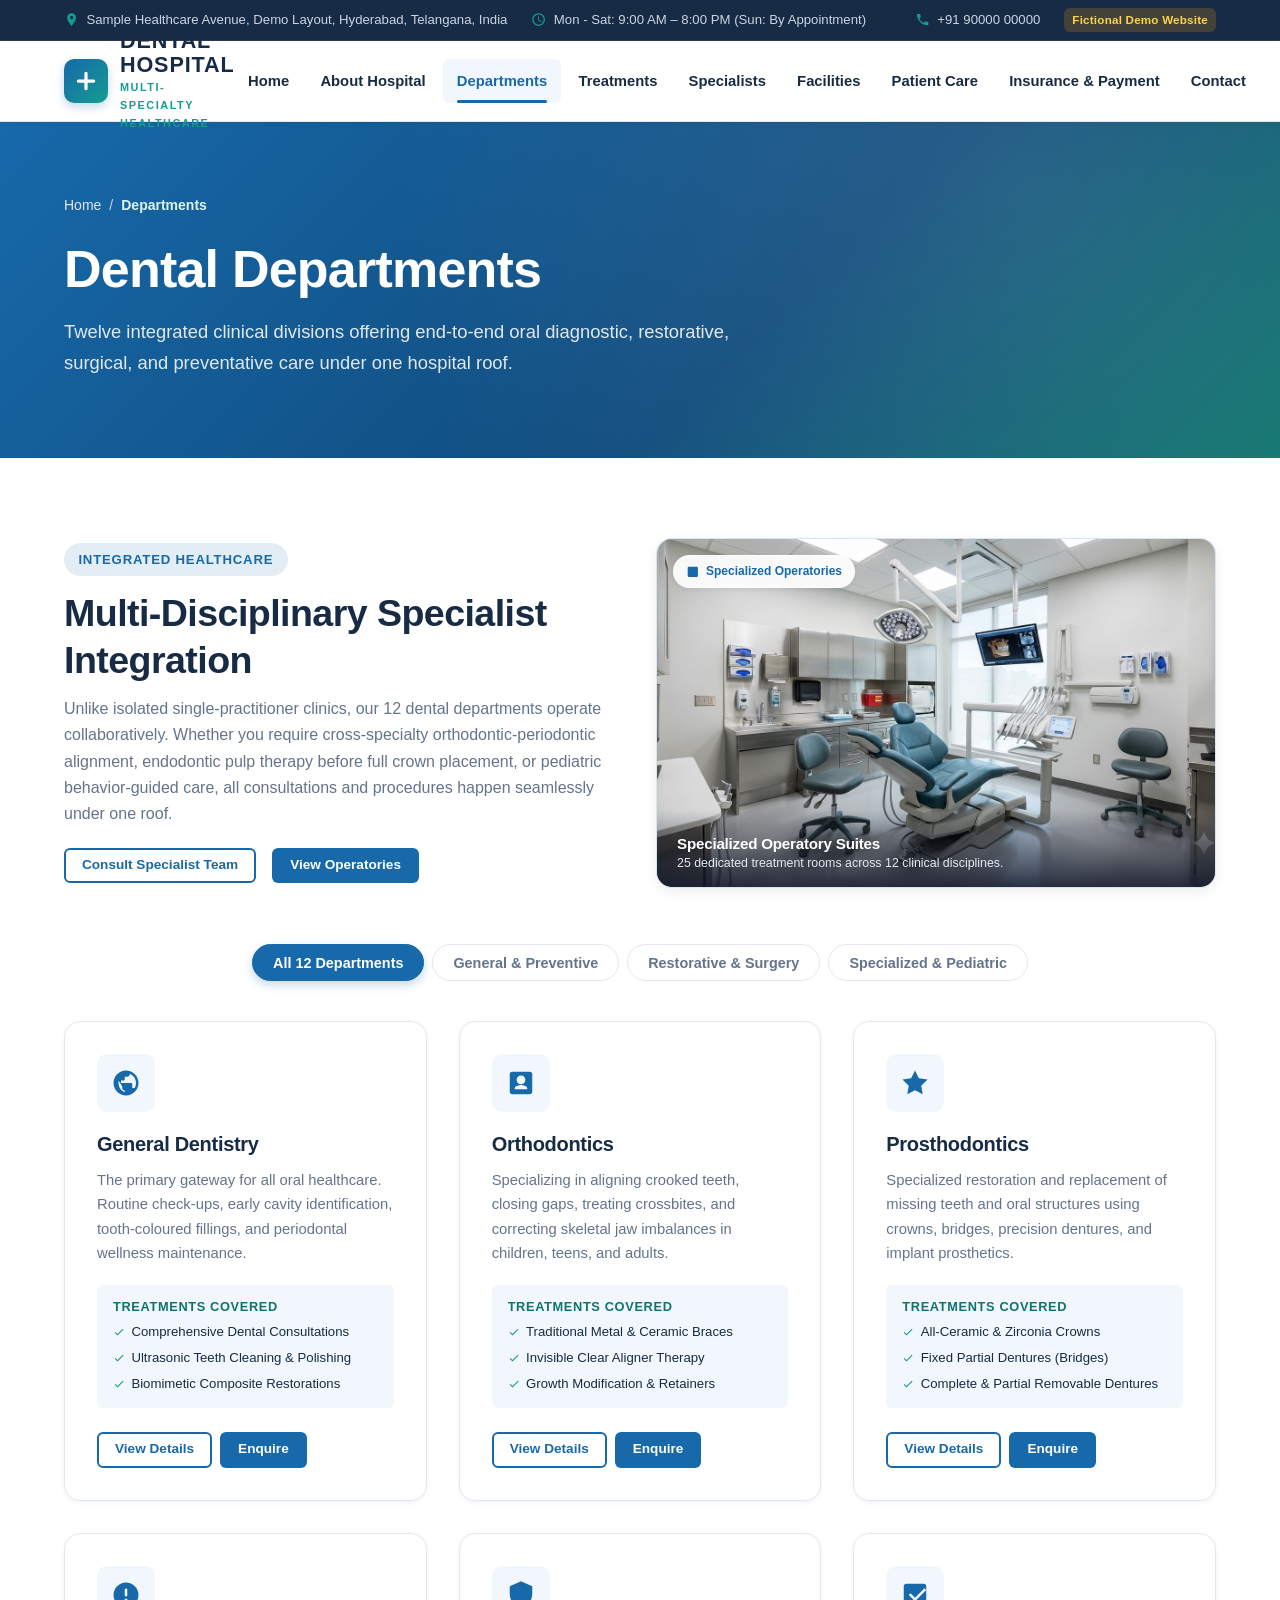
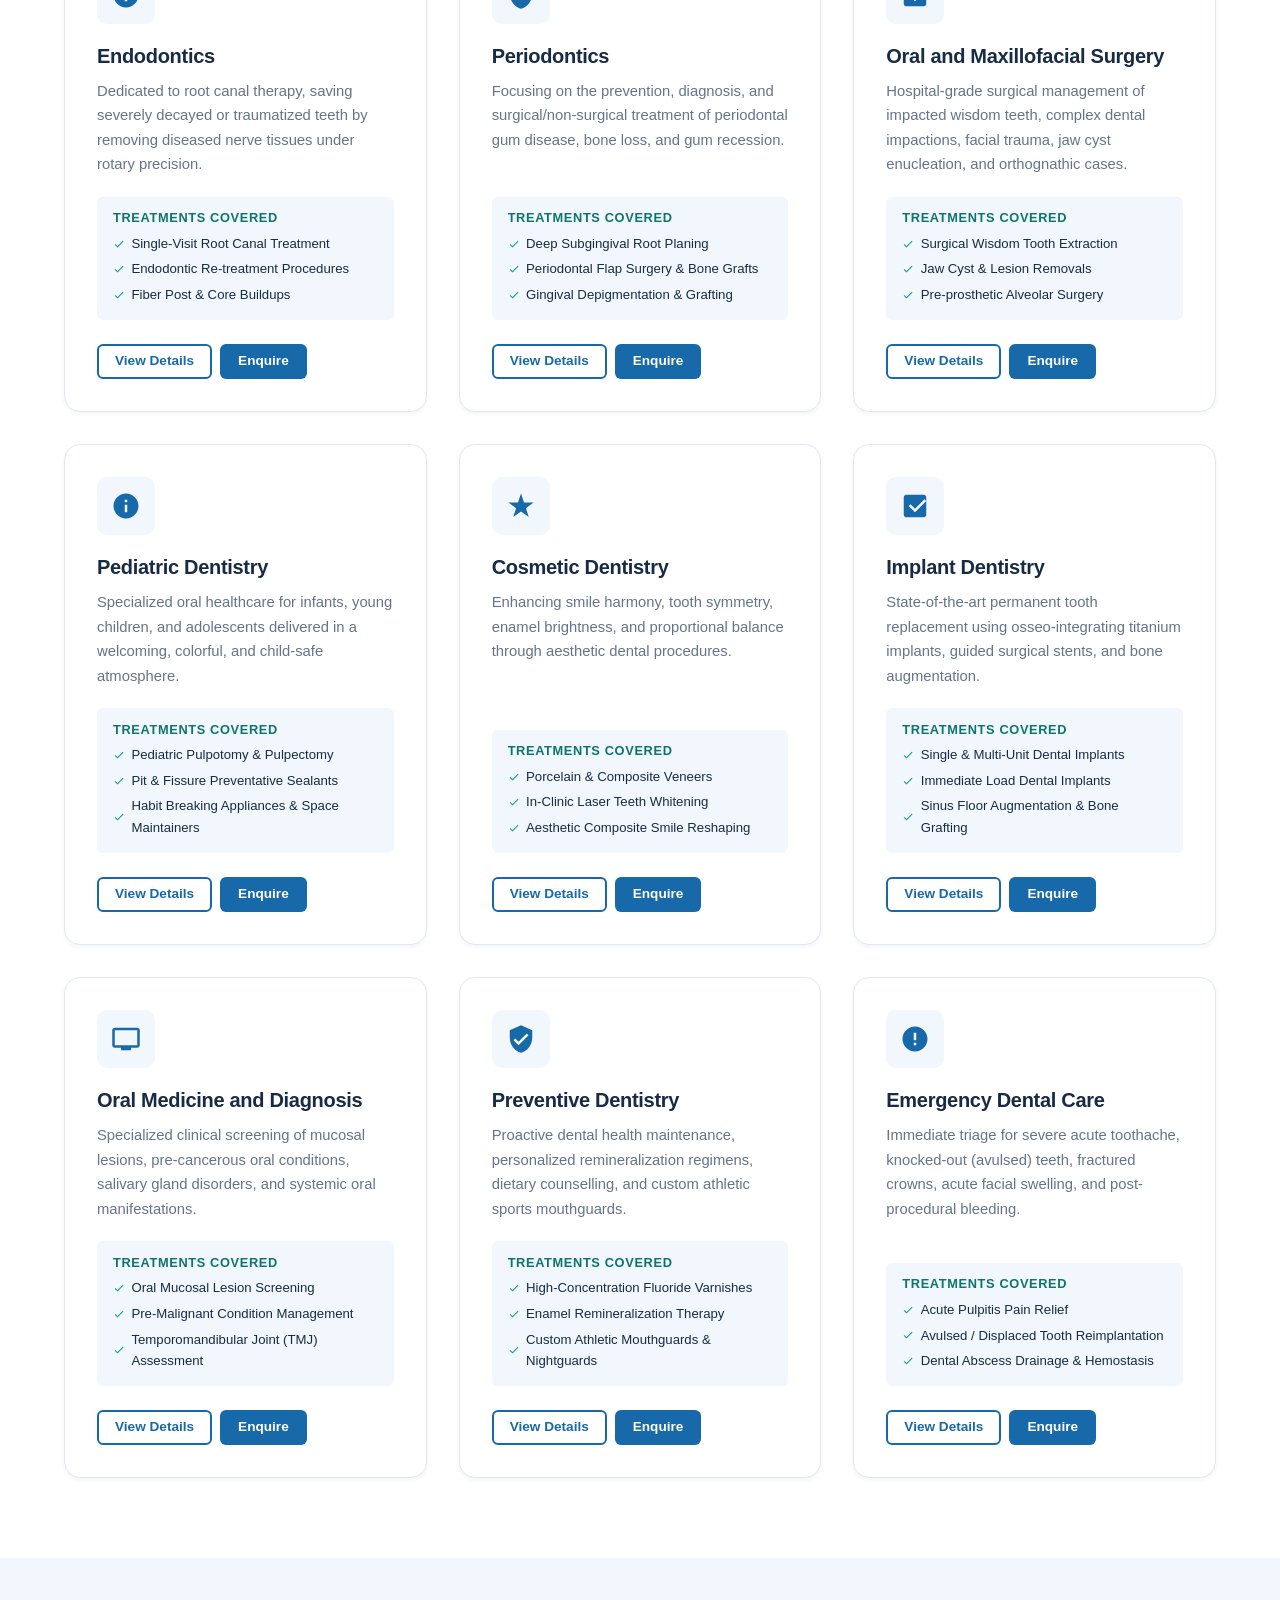
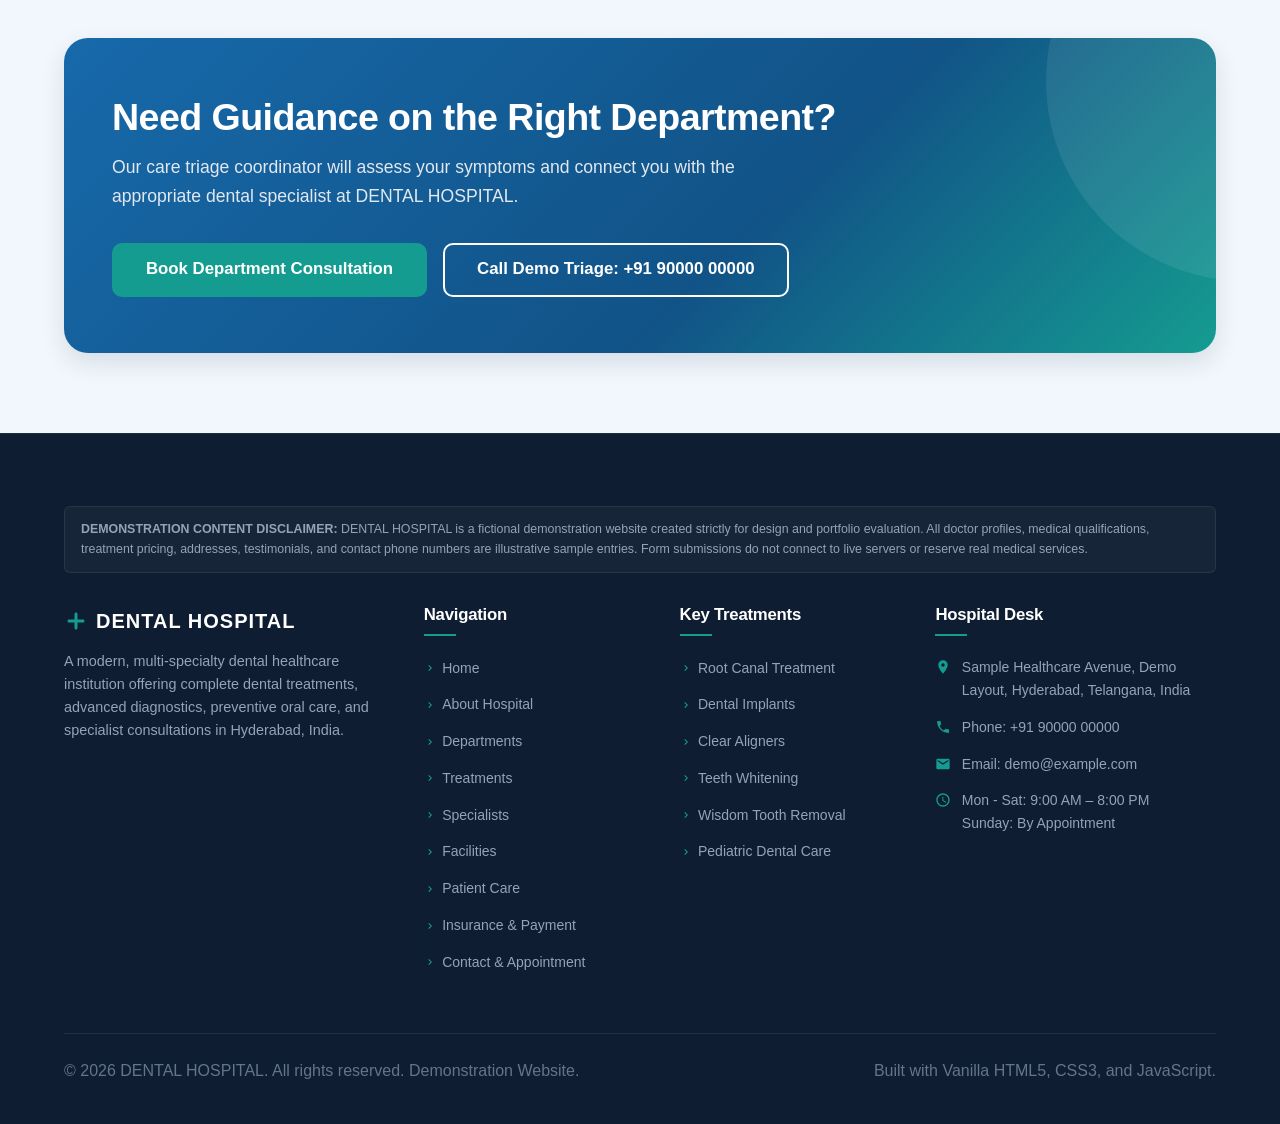
<file: departments.html>
<!DOCTYPE html>
<html lang="en">
<head>
  <meta charset="UTF-8">
  <meta name="viewport" content="width=device-width, initial-scale=1.0">
  <title>Dental Departments | DENTAL HOSPITAL - 12 Specialized Dental Wings</title>
  <meta name="description" content="Explore the 12 specialized departments at DENTAL HOSPITAL including Orthodontics, Endodontics, Implantology, Periodontics, Oral Surgery, and Pediatric Dentistry.">
  <link rel="stylesheet" href="css/style.css">
</head>
<body>

  <!-- TOP EMERGENCY & ANNOUNCEMENT BAR -->
  <aside class="top-bar" aria-label="Hospital Contact and Hours">
    <div class="container top-bar-inner">
      <div class="top-bar-left">
        <div class="top-bar-item">
          <svg viewBox="0 0 24 24"><path d="M12 2C8.13 2 5 5.13 5 9c0 5.25 7 13 7 13s7-7.75 7-13c0-3.87-3.13-7-7-7zm0 9.5c-1.38 0-2.5-1.12-2.5-2.5s1.12-2.5 2.5-2.5 2.5 1.12 2.5 2.5-1.12 2.5-2.5 2.5z"/></svg>
          <span>Sample Healthcare Avenue, Demo Layout, Hyderabad, Telangana, India</span>
        </div>
        <div class="top-bar-item">
          <svg viewBox="0 0 24 24"><path d="M11.99 2C6.47 2 2 6.48 2 12s4.47 10 9.99 10C17.52 22 22 17.52 22 12S17.52 2 11.99 2zM12 20c-4.42 0-8-3.58-8-8s3.58-8 8-8 8 3.58 8 8-3.58 8-8 8zm.5-13H11v6l5.25 3.15.75-1.23-4.5-2.67z"/></svg>
          <span>Mon - Sat: 9:00 AM – 8:00 PM (Sun: By Appointment)</span>
        </div>
      </div>
      <div class="top-bar-right">
        <div class="top-bar-item">
          <svg viewBox="0 0 24 24"><path d="M20.01 15.38c-1.23 0-2.42-.2-3.53-.56a.977.977 0 00-1.01.24l-2.2 2.2a15.053 15.053 0 01-6.59-6.59l2.2-2.21a.96.96 0 00.25-1.01A11.36 11.36 0 018.57 3.9c0-.5-.4-.9-.9-.9H4.07c-.5 0-.9.4-.9.9 0 9.38 7.63 17.01 17.01 17.01.5 0 .9-.4.9-.9v-3.62c0-.51-.4-.91-.9-.91z"/></svg>
          <a href="tel:+919000000000">+91 90000 00000</a>
        </div>
        <span class="demo-tag-indicator">Fictional Demo Website</span>
      </div>
    </div>
  </aside>

  <!-- MAIN NAVIGATION HEADER -->
  <header class="main-header">
    <div class="container navbar">
      <a href="index.html" class="logo" aria-label="DENTAL HOSPITAL Home">
        <div class="logo-icon">
          <svg viewBox="0 0 24 24">
            <path d="M19 10.5h-5.5V5c0-.83-.67-1.5-1.5-1.5s-1.5.67-1.5 1.5v5.5H5c-.83 0-1.5.67-1.5 1.5s.67 1.5 1.5 1.5h5.5V19c0 .83.67 1.5 1.5 1.5s1.5-.67 1.5-1.5v-5.5H19c.83 0 1.5-.67 1.5-1.5s-.67-1.5-1.5-1.5z"/>
          </svg>
        </div>
        <div class="logo-text-wrap">
          <span class="logo-title">DENTAL HOSPITAL</span>
          <span class="logo-subtitle">Multi-Specialty Healthcare</span>
        </div>
      </a>

      <div class="nav-menu-wrapper" id="navMenuWrapper">
        <nav aria-label="Main Navigation">
          <ul class="nav-menu">
            <li><a href="index.html" class="nav-link">Home</a></li>
            <li><a href="about.html" class="nav-link">About Hospital</a></li>
            <li><a href="departments.html" class="nav-link active">Departments</a></li>
            <li><a href="treatments.html" class="nav-link">Treatments</a></li>
            <li><a href="specialists.html" class="nav-link">Specialists</a></li>
            <li><a href="facilities.html" class="nav-link">Facilities</a></li>
            <li><a href="patient-care.html" class="nav-link">Patient Care</a></li>
            <li><a href="insurance-payment.html" class="nav-link">Insurance & Payment</a></li>
            <li><a href="contact.html" class="nav-link">Contact</a></li>
          </ul>
        </nav>
        <div class="nav-actions">
          <a href="contact.html" class="btn btn-primary btn-sm">Book Appointment</a>
        </div>
      </div>

      <button class="nav-toggle" id="navToggle" aria-label="Toggle navigation menu" aria-expanded="false">
        <span></span>
        <span></span>
        <span></span>
      </button>
    </div>
  </header>

  <main id="main-content">
    <!-- PAGE HERO & BREADCRUMBS -->
    <section class="page-hero">
      <div class="container">
        <nav class="breadcrumbs" aria-label="Breadcrumb">
          <a href="index.html">Home</a>
          <span>/</span>
          <span class="current">Departments</span>
        </nav>
        <h1>Dental Departments</h1>
        <p class="lead">
          Twelve integrated clinical divisions offering end-to-end oral diagnostic, restorative, surgical, and preventative care under one hospital roof.
        </p>
      </div>
    </section>

    <!-- DEPARTMENTS DIRECTORY -->
    <section class="section section-bg-white">
      <div class="container">
        <!-- Visual Clinical Highlight Banner -->
        <div class="grid grid-2 align-center" style="margin-bottom: 3.5rem;">
          <div>
            <span class="section-tag tag-blue">Integrated Healthcare</span>
            <h2>Multi-Disciplinary Specialist Integration</h2>
            <p>
              Unlike isolated single-practitioner clinics, our 12 dental departments operate collaboratively. Whether you require cross-specialty orthodontic-periodontic alignment, endodontic pulp therapy before full crown placement, or pediatric behavior-guided care, all consultations and procedures happen seamlessly under one roof.
            </p>
            <div style="display: flex; gap: 1rem; margin-top: 1.25rem;">
              <a href="specialists.html" class="btn btn-outline btn-sm">Consult Specialist Team</a>
              <a href="facilities.html" class="btn btn-primary btn-sm">View Operatories</a>
            </div>
          </div>
          <div>
            <div class="img-container" role="img" aria-label="Specialized Operatories at Dental Hospital">
              <div class="img-badge">
                <svg viewBox="0 0 24 24"><path d="M19 3H5c-1.1 0-2 .9-2 2v14c0 1.1.9 2 2 2h14c1.1 0 2-.9 2-2V5c0-1.1-.9-2-2-2z"/></svg>
                <span>Specialized Operatories</span>
              </div>
              <img src="assets/images/dental-treatment-room.jpg" alt="Specialized Dental Operatory Suites" loading="lazy" width="800" height="500">
              <div class="img-caption-overlay">
                <h4>Specialized Operatory Suites</h4>
                <p>25 dedicated treatment rooms across 12 clinical disciplines.</p>
              </div>
            </div>
          </div>
        </div>

        <!-- Interactive Category Filters -->
        <div class="filter-tabs" role="tablist" aria-label="Filter Departments">
          <button class="filter-btn active" data-filter-group="dept" data-category="all">All 12 Departments</button>
          <button class="filter-btn" data-filter-group="dept" data-category="preventive">General & Preventive</button>
          <button class="filter-btn" data-filter-group="dept" data-category="restorative">Restorative & Surgery</button>
          <button class="filter-btn" data-filter-group="dept" data-category="specialized">Specialized & Pediatric</button>
        </div>

        <div class="grid grid-3" id="departmentsGrid">
          <!-- 1. General Dentistry -->
          <div class="department-card filterable-item" data-filter-group="dept" data-category="preventive">
            <div class="dept-icon">
              <svg viewBox="0 0 24 24"><path d="M12 2C6.48 2 2 6.48 2 12s4.48 10 10 10 10-4.48 10-10S17.52 2 12 2zm1 17.93c-3.95-.49-7-3.85-7-7.93 0-.62.08-1.21.21-1.79L9 15v1c0 1.1.9 2 2 2v1.93zm6.9-2.54c-.26-.81-1-1.39-1.9-1.39h-1v-3c0-.55-.45-1-1-1H8v-2h2c.55 0 1-.45 1-1V7h2c1.1 0 2-.9 2-2v-.41c2.93 1.19 5 4.06 5 7.41 0 2.08-.8 3.97-2.1 5.39z"/></svg>
            </div>
            <h3>General Dentistry</h3>
            <p>The primary gateway for all oral healthcare. Routine check-ups, early cavity identification, tooth-coloured fillings, and periodontal wellness maintenance.</p>
            <div class="dept-treatments-list">
              <h5>Treatments Covered</h5>
              <ul>
                <li><svg viewBox="0 0 24 24"><path d="M9 16.17L4.83 12l-1.42 1.41L9 19 21 7l-1.41-1.41z"/></svg> Comprehensive Dental Consultations</li>
                <li><svg viewBox="0 0 24 24"><path d="M9 16.17L4.83 12l-1.42 1.41L9 19 21 7l-1.41-1.41z"/></svg> Ultrasonic Teeth Cleaning & Polishing</li>
                <li><svg viewBox="0 0 24 24"><path d="M9 16.17L4.83 12l-1.42 1.41L9 19 21 7l-1.41-1.41z"/></svg> Biomimetic Composite Restorations</li>
              </ul>
            </div>
            <div class="flex gap-1">
              <button class="btn btn-outline btn-sm js-view-details" 
                data-title="General Dentistry"
                data-desc="Our General Dentistry division focuses on initial clinical examination, preventive diagnostics, and conservative restorations to maintain lifelong dental health."
                data-items="Dental Consultations, Ultrasonic Scaling, Composite Fillings, Simple Extractions, Fluoride Application"
                data-link="contact.html?dept=General+Dentistry">View Details</button>
              <a href="contact.html?dept=General+Dentistry" class="btn btn-primary btn-sm">Enquire</a>
            </div>
          </div>

          <!-- 2. Orthodontics -->
          <div class="department-card filterable-item" data-filter-group="dept" data-category="specialized">
            <div class="dept-icon">
              <svg viewBox="0 0 24 24"><path d="M19 3H5c-1.1 0-2 .9-2 2v14c0 1.1.9 2 2 2h14c1.1 0 2-.9 2-2V5c0-1.1-.9-2-2-2zm-7 3c1.93 0 3.5 1.57 3.5 3.5S13.93 13 12 13s-3.5-1.57-3.5-3.5S10.07 6 12 6zm5 11H7v-.88c0-1.67 3.33-2.52 5-2.52s5 .85 5 2.52V17z"/></svg>
            </div>
            <h3>Orthodontics</h3>
            <p>Specializing in aligning crooked teeth, closing gaps, treating crossbites, and correcting skeletal jaw imbalances in children, teens, and adults.</p>
            <div class="dept-treatments-list">
              <h5>Treatments Covered</h5>
              <ul>
                <li><svg viewBox="0 0 24 24"><path d="M9 16.17L4.83 12l-1.42 1.41L9 19 21 7l-1.41-1.41z"/></svg> Traditional Metal & Ceramic Braces</li>
                <li><svg viewBox="0 0 24 24"><path d="M9 16.17L4.83 12l-1.42 1.41L9 19 21 7l-1.41-1.41z"/></svg> Invisible Clear Aligner Therapy</li>
                <li><svg viewBox="0 0 24 24"><path d="M9 16.17L4.83 12l-1.42 1.41L9 19 21 7l-1.41-1.41z"/></svg> Growth Modification & Retainers</li>
              </ul>
            </div>
            <div class="flex gap-1">
              <button class="btn btn-outline btn-sm js-view-details" 
                data-title="Orthodontics & Dentofacial Orthopedics"
                data-desc="Specialized malocclusion management utilizing digital cephalometric diagnostics, self-ligating brackets, and customized 3D aligner simulations."
                data-items="Clear Aligners, Ceramic Braces, Metal Braces, Interceptive Orthodontics, Retainers, Myofunctional Appliances"
                data-link="contact.html?dept=Orthodontics">View Details</button>
              <a href="contact.html?dept=Orthodontics" class="btn btn-primary btn-sm">Enquire</a>
            </div>
          </div>

          <!-- 3. Prosthodontics -->
          <div class="department-card filterable-item" data-filter-group="dept" data-category="restorative">
            <div class="dept-icon">
              <svg viewBox="0 0 24 24"><path d="M12 2l3.09 6.26L22 9.27l-5 4.87 1.18 6.88L12 17.77l-6.18 3.25L7 14.14 2 9.27l6.91-1.01L12 2z"/></svg>
            </div>
            <h3>Prosthodontics</h3>
            <p>Specialized restoration and replacement of missing teeth and oral structures using crowns, bridges, precision dentures, and implant prosthetics.</p>
            <div class="dept-treatments-list">
              <h5>Treatments Covered</h5>
              <ul>
                <li><svg viewBox="0 0 24 24"><path d="M9 16.17L4.83 12l-1.42 1.41L9 19 21 7l-1.41-1.41z"/></svg> All-Ceramic & Zirconia Crowns</li>
                <li><svg viewBox="0 0 24 24"><path d="M9 16.17L4.83 12l-1.42 1.41L9 19 21 7l-1.41-1.41z"/></svg> Fixed Partial Dentures (Bridges)</li>
                <li><svg viewBox="0 0 24 24"><path d="M9 16.17L4.83 12l-1.42 1.41L9 19 21 7l-1.41-1.41z"/></svg> Complete & Partial Removable Dentures</li>
              </ul>
            </div>
            <div class="flex gap-1">
              <button class="btn btn-outline btn-sm js-view-details" 
                data-title="Prosthodontics"
                data-desc="Restoring full chewing function and oral facial contours through precision dental laboratory integration and high-strength biocompatible ceramics."
                data-items="Zirconia Crowns, Ceramic Bridges, Cast Partial Dentures, Implant Overdentures, Full-Mouth Rehabilitation"
                data-link="contact.html?dept=Prosthodontics">View Details</button>
              <a href="contact.html?dept=Prosthodontics" class="btn btn-primary btn-sm">Enquire</a>
            </div>
          </div>

          <!-- 4. Endodontics -->
          <div class="department-card filterable-item" data-filter-group="dept" data-category="restorative">
            <div class="dept-icon">
              <svg viewBox="0 0 24 24"><path d="M12 2C6.48 2 2 6.48 2 12s4.48 10 10 10 10-4.48 10-10S17.52 2 12 2zm1 15h-2v-2h2v2zm0-4h-2V7h2v6z"/></svg>
            </div>
            <h3>Endodontics</h3>
            <p>Dedicated to root canal therapy, saving severely decayed or traumatized teeth by removing diseased nerve tissues under rotary precision.</p>
            <div class="dept-treatments-list">
              <h5>Treatments Covered</h5>
              <ul>
                <li><svg viewBox="0 0 24 24"><path d="M9 16.17L4.83 12l-1.42 1.41L9 19 21 7l-1.41-1.41z"/></svg> Single-Visit Root Canal Treatment</li>
                <li><svg viewBox="0 0 24 24"><path d="M9 16.17L4.83 12l-1.42 1.41L9 19 21 7l-1.41-1.41z"/></svg> Endodontic Re-treatment Procedures</li>
                <li><svg viewBox="0 0 24 24"><path d="M9 16.17L4.83 12l-1.42 1.41L9 19 21 7l-1.41-1.41z"/></svg> Fiber Post & Core Buildups</li>
              </ul>
            </div>
            <div class="flex gap-1">
              <button class="btn btn-outline btn-sm js-view-details" 
                data-title="Endodontics & Conservative Dentistry"
                data-desc="Preserving natural tooth roots using motorized apex locators, nickel-titanium rotary files, and warm gutta-percha 3D sealing."
                data-items="Single-Sitting RCT, Re-RCT, Apicoectomy, Post & Core, Dental Trauma Management"
                data-link="contact.html?dept=Endodontics">View Details</button>
              <a href="contact.html?dept=Endodontics" class="btn btn-primary btn-sm">Enquire</a>
            </div>
          </div>

          <!-- 5. Periodontics -->
          <div class="department-card filterable-item" data-filter-group="dept" data-category="preventive">
            <div class="dept-icon">
              <svg viewBox="0 0 24 24"><path d="M12 1L3 5v6c0 5.55 3.84 10.74 9 12 5.16-1.26 9-6.45 9-12V5l-9-4z"/></svg>
            </div>
            <h3>Periodontics</h3>
            <p>Focusing on the prevention, diagnosis, and surgical/non-surgical treatment of periodontal gum disease, bone loss, and gum recession.</p>
            <div class="dept-treatments-list">
              <h5>Treatments Covered</h5>
              <ul>
                <li><svg viewBox="0 0 24 24"><path d="M9 16.17L4.83 12l-1.42 1.41L9 19 21 7l-1.41-1.41z"/></svg> Deep Subgingival Root Planing</li>
                <li><svg viewBox="0 0 24 24"><path d="M9 16.17L4.83 12l-1.42 1.41L9 19 21 7l-1.41-1.41z"/></svg> Periodontal Flap Surgery & Bone Grafts</li>
                <li><svg viewBox="0 0 24 24"><path d="M9 16.17L4.83 12l-1.42 1.41L9 19 21 7l-1.41-1.41z"/></svg> Gingival Depigmentation & Grafting</li>
              </ul>
            </div>
            <div class="flex gap-1">
              <button class="btn btn-outline btn-sm js-view-details" 
                data-title="Periodontics & Gum Healthcare"
                data-desc="Arresting gum bleeding, eliminating deep periodontal pockets, and restoring underlying alveolar bone support through advanced periodontology."
                data-items="Deep Root Planing, Periodontal Flap Surgery, Soft Tissue Grafting, Bone Regeneration, Gum Depigmentation"
                data-link="contact.html?dept=Periodontics">View Details</button>
              <a href="contact.html?dept=Periodontics" class="btn btn-primary btn-sm">Enquire</a>
            </div>
          </div>

          <!-- 6. Oral and Maxillofacial Surgery -->
          <div class="department-card filterable-item" data-filter-group="dept" data-category="restorative">
            <div class="dept-icon">
              <svg viewBox="0 0 24 24"><path d="M19 3H5c-1.1 0-2 .9-2 2v14c0 1.1.9 2 2 2h14c1.1 0 2-.9 2-2V5c0-1.1-.9-2-2-2zm-7 14l-5-5 1.41-1.41L12 14.17l7.59-7.59L21 8l-9 9z"/></svg>
            </div>
            <h3>Oral and Maxillofacial Surgery</h3>
            <p>Hospital-grade surgical management of impacted wisdom teeth, complex dental impactions, facial trauma, jaw cyst enucleation, and orthognathic cases.</p>
            <div class="dept-treatments-list">
              <h5>Treatments Covered</h5>
              <ul>
                <li><svg viewBox="0 0 24 24"><path d="M9 16.17L4.83 12l-1.42 1.41L9 19 21 7l-1.41-1.41z"/></svg> Surgical Wisdom Tooth Extraction</li>
                <li><svg viewBox="0 0 24 24"><path d="M9 16.17L4.83 12l-1.42 1.41L9 19 21 7l-1.41-1.41z"/></svg> Jaw Cyst & Lesion Removals</li>
                <li><svg viewBox="0 0 24 24"><path d="M9 16.17L4.83 12l-1.42 1.41L9 19 21 7l-1.41-1.41z"/></svg> Pre-prosthetic Alveolar Surgery</li>
              </ul>
            </div>
            <div class="flex gap-1">
              <button class="btn btn-outline btn-sm js-view-details" 
                data-title="Oral and Maxillofacial Surgery"
                data-desc="Delivered in our dedicated sterile minor operation operatory with conscious sedation support and close surgical monitoring."
                data-items="Impacted Wisdom Tooth Surgery, Surgical Extractions, Frenectomy, Cyst Enucleation, TMJ Management"
                data-link="contact.html?dept=Oral+and+Maxillofacial+Surgery">View Details</button>
              <a href="contact.html?dept=Oral+and+Maxillofacial+Surgery" class="btn btn-primary btn-sm">Enquire</a>
            </div>
          </div>

          <!-- 7. Pediatric Dentistry -->
          <div class="department-card filterable-item" data-filter-group="dept" data-category="specialized">
            <div class="dept-icon">
              <svg viewBox="0 0 24 24"><path d="M12 2C6.48 2 2 6.48 2 12s4.48 10 10 10 10-4.48 10-10S17.52 2 12 2zm1 15h-2v-6h2v6zm0-8h-2V7h2v2z"/></svg>
            </div>
            <h3>Pediatric Dentistry</h3>
            <p>Specialized oral healthcare for infants, young children, and adolescents delivered in a welcoming, colorful, and child-safe atmosphere.</p>
            <div class="dept-treatments-list">
              <h5>Treatments Covered</h5>
              <ul>
                <li><svg viewBox="0 0 24 24"><path d="M9 16.17L4.83 12l-1.42 1.41L9 19 21 7l-1.41-1.41z"/></svg> Pediatric Pulpotomy & Pulpectomy</li>
                <li><svg viewBox="0 0 24 24"><path d="M9 16.17L4.83 12l-1.42 1.41L9 19 21 7l-1.41-1.41z"/></svg> Pit & Fissure Preventative Sealants</li>
                <li><svg viewBox="0 0 24 24"><path d="M9 16.17L4.83 12l-1.42 1.41L9 19 21 7l-1.41-1.41z"/></svg> Habit Breaking Appliances & Space Maintainers</li>
              </ul>
            </div>
            <div class="flex gap-1">
              <button class="btn btn-outline btn-sm js-view-details" 
                data-title="Pediatric Dentistry (Pedodontics)"
                data-desc="Dedicated to building positive dental attitudes early. Preventive fluoride treatments, milk tooth pulp treatments, and customized space maintainers."
                data-items="Child Fluoride Therapy, Pit and Fissure Sealants, Pediatric Crowns, Space Maintainers, Habit Correction"
                data-link="contact.html?dept=Pediatric+Dentistry">View Details</button>
              <a href="contact.html?dept=Pediatric+Dentistry" class="btn btn-primary btn-sm">Enquire</a>
            </div>
          </div>

          <!-- 8. Cosmetic Dentistry -->
          <div class="department-card filterable-item" data-filter-group="dept" data-category="specialized">
            <div class="dept-icon">
              <svg viewBox="0 0 24 24"><path d="M12 2l2.4 7.2h7.6l-6.1 4.5 2.3 7.1-6.2-4.5-6.2 4.5 2.3-7.1-6.1-4.5h7.6z"/></svg>
            </div>
            <h3>Cosmetic Dentistry</h3>
            <p>Enhancing smile harmony, tooth symmetry, enamel brightness, and proportional balance through aesthetic dental procedures.</p>
            <div class="dept-treatments-list">
              <h5>Treatments Covered</h5>
              <ul>
                <li><svg viewBox="0 0 24 24"><path d="M9 16.17L4.83 12l-1.42 1.41L9 19 21 7l-1.41-1.41z"/></svg> Porcelain & Composite Veneers</li>
                <li><svg viewBox="0 0 24 24"><path d="M9 16.17L4.83 12l-1.42 1.41L9 19 21 7l-1.41-1.41z"/></svg> In-Clinic Laser Teeth Whitening</li>
                <li><svg viewBox="0 0 24 24"><path d="M9 16.17L4.83 12l-1.42 1.41L9 19 21 7l-1.41-1.41z"/></svg> Aesthetic Composite Smile Reshaping</li>
              </ul>
            </div>
            <div class="flex gap-1">
              <button class="btn btn-outline btn-sm js-view-details" 
                data-title="Cosmetic & Aesthetic Dentistry"
                data-desc="Smile design analysis tailored to facial contours, tooth shade, and personal preferences using minimally invasive ceramic techniques."
                data-items="Porcelain Veneers, Direct Composite Bonding, Teeth Whitening, Gum Contouring, Smile Makeover Planning"
                data-link="contact.html?dept=Cosmetic+Dentistry">View Details</button>
              <a href="contact.html?dept=Cosmetic+Dentistry" class="btn btn-primary btn-sm">Enquire</a>
            </div>
          </div>

          <!-- 9. Implant Dentistry -->
          <div class="department-card filterable-item" data-filter-group="dept" data-category="restorative">
            <div class="dept-icon">
              <svg viewBox="0 0 24 24"><path d="M19 3H5c-1.1 0-2 .9-2 2v14c0 1.1.9 2 2 2h14c1.1 0 2-.9 2-2V5c0-1.1-.9-2-2-2zm-7 14l-5-5 1.41-1.41L12 14.17l7.59-7.59L21 8l-9 9z"/></svg>
            </div>
            <h3>Implant Dentistry</h3>
            <p>State-of-the-art permanent tooth replacement using osseo-integrating titanium implants, guided surgical stents, and bone augmentation.</p>
            <div class="dept-treatments-list">
              <h5>Treatments Covered</h5>
              <ul>
                <li><svg viewBox="0 0 24 24"><path d="M9 16.17L4.83 12l-1.42 1.41L9 19 21 7l-1.41-1.41z"/></svg> Single & Multi-Unit Dental Implants</li>
                <li><svg viewBox="0 0 24 24"><path d="M9 16.17L4.83 12l-1.42 1.41L9 19 21 7l-1.41-1.41z"/></svg> Immediate Load Dental Implants</li>
                <li><svg viewBox="0 0 24 24"><path d="M9 16.17L4.83 12l-1.42 1.41L9 19 21 7l-1.41-1.41z"/></svg> Sinus Floor Augmentation & Bone Grafting</li>
              </ul>
            </div>
            <div class="flex gap-1">
              <button class="btn btn-outline btn-sm js-view-details" 
                data-title="Implant Dentistry"
                data-desc="Computer-guided surgical implant placement ensuring exact anatomical angulation, high initial stability, and natural masticatory restoration."
                data-items="Single Tooth Implants, Full-Arch Implant Rehabilitation, Bone Grafting, Sinus Lift, Immediate Temporary Crowns"
                data-link="contact.html?dept=Implant+Dentistry">View Details</button>
              <a href="contact.html?dept=Implant+Dentistry" class="btn btn-primary btn-sm">Enquire</a>
            </div>
          </div>

          <!-- 10. Oral Medicine and Diagnosis -->
          <div class="department-card filterable-item" data-filter-group="dept" data-category="preventive">
            <div class="dept-icon">
              <svg viewBox="0 0 24 24"><path d="M21 3H3c-1.1 0-2 .9-2 2v12c0 1.1.9 2 2 2h5v2h8v-2h5c1.1 0 1.99-.9 1.99-2L23 5c0-1.1-.9-2-2-2zm0 14H3V5h18v12z"/></svg>
            </div>
            <h3>Oral Medicine and Diagnosis</h3>
            <p>Specialized clinical screening of mucosal lesions, pre-cancerous oral conditions, salivary gland disorders, and systemic oral manifestations.</p>
            <div class="dept-treatments-list">
              <h5>Treatments Covered</h5>
              <ul>
                <li><svg viewBox="0 0 24 24"><path d="M9 16.17L4.83 12l-1.42 1.41L9 19 21 7l-1.41-1.41z"/></svg> Oral Mucosal Lesion Screening</li>
                <li><svg viewBox="0 0 24 24"><path d="M9 16.17L4.83 12l-1.42 1.41L9 19 21 7l-1.41-1.41z"/></svg> Pre-Malignant Condition Management</li>
                <li><svg viewBox="0 0 24 24"><path d="M9 16.17L4.83 12l-1.42 1.41L9 19 21 7l-1.41-1.41z"/></svg> Temporomandibular Joint (TMJ) Assessment</li>
              </ul>
            </div>
            <div class="flex gap-1">
              <button class="btn btn-outline btn-sm js-view-details" 
                data-title="Oral Medicine & Radiology"
                data-desc="Diagnostic investigation of soft tissue oral lesions, recurrent aphthous stomatitis, burning mouth syndrome, and advanced radiographic interpretation."
                data-items="Oral Cancer Screening, Biopsy Coordination, TMJ Evaluation, Salivary Disorder Therapy, Digital X-Ray Review"
                data-link="contact.html?dept=Oral+Medicine+and+Diagnosis">View Details</button>
              <a href="contact.html?dept=Oral+Medicine+and+Diagnosis" class="btn btn-primary btn-sm">Enquire</a>
            </div>
          </div>

          <!-- 11. Preventive Dentistry -->
          <div class="department-card filterable-item" data-filter-group="dept" data-category="preventive">
            <div class="dept-icon">
              <svg viewBox="0 0 24 24"><path d="M12 1L3 5v6c0 5.55 3.84 10.74 9 12 5.16-1.26 9-6.45 9-12V5l-9-4zm-2 16l-4-4 1.41-1.41L10 14.17l6.59-6.59L18 9l-8 8z"/></svg>
            </div>
            <h3>Preventive Dentistry</h3>
            <p>Proactive dental health maintenance, personalized remineralization regimens, dietary counselling, and custom athletic sports mouthguards.</p>
            <div class="dept-treatments-list">
              <h5>Treatments Covered</h5>
              <ul>
                <li><svg viewBox="0 0 24 24"><path d="M9 16.17L4.83 12l-1.42 1.41L9 19 21 7l-1.41-1.41z"/></svg> High-Concentration Fluoride Varnishes</li>
                <li><svg viewBox="0 0 24 24"><path d="M9 16.17L4.83 12l-1.42 1.41L9 19 21 7l-1.41-1.41z"/></svg> Enamel Remineralization Therapy</li>
                <li><svg viewBox="0 0 24 24"><path d="M9 16.17L4.83 12l-1.42 1.41L9 19 21 7l-1.41-1.41z"/></svg> Custom Athletic Mouthguards & Nightguards</li>
              </ul>
            </div>
            <div class="flex gap-1">
              <button class="btn btn-outline btn-sm js-view-details" 
                data-title="Preventive Dentistry"
                data-desc="Preventing dental pathology before symptoms manifest through patient education, biofilm control, and structural enamel strengthening."
                data-items="Fluoride Varnish, Dental Health Risk Assessment, Nightguards for Bruxism, Sports Guards, Oral Hygiene Instructions"
                data-link="contact.html?dept=Preventive+Dentistry">View Details</button>
              <a href="contact.html?dept=Preventive+Dentistry" class="btn btn-primary btn-sm">Enquire</a>
            </div>
          </div>

          <!-- 12. Emergency Dental Care -->
          <div class="department-card filterable-item" data-filter-group="dept" data-category="restorative">
            <div class="dept-icon">
              <svg viewBox="0 0 24 24"><path d="M12 2C6.48 2 2 6.48 2 12s4.48 10 10 10 10-4.48 10-10S17.52 2 12 2zm1 15h-2v-2h2v2zm0-4h-2V7h2v6z"/></svg>
            </div>
            <h3>Emergency Dental Care</h3>
            <p>Immediate triage for severe acute toothache, knocked-out (avulsed) teeth, fractured crowns, acute facial swelling, and post-procedural bleeding.</p>
            <div class="dept-treatments-list">
              <h5>Treatments Covered</h5>
              <ul>
                <li><svg viewBox="0 0 24 24"><path d="M9 16.17L4.83 12l-1.42 1.41L9 19 21 7l-1.41-1.41z"/></svg> Acute Pulpitis Pain Relief</li>
                <li><svg viewBox="0 0 24 24"><path d="M9 16.17L4.83 12l-1.42 1.41L9 19 21 7l-1.41-1.41z"/></svg> Avulsed / Displaced Tooth Reimplantation</li>
                <li><svg viewBox="0 0 24 24"><path d="M9 16.17L4.83 12l-1.42 1.41L9 19 21 7l-1.41-1.41z"/></svg> Dental Abscess Drainage & Hemostasis</li>
              </ul>
            </div>
            <div class="flex gap-1">
              <button class="btn btn-outline btn-sm js-view-details" 
                data-title="Emergency Dental Care"
                data-desc="Same-day triage service dedicated to rapid alleviation of acute dental pain, trauma stabilization, and emergency infection arrest."
                data-items="Acute Toothache Management, Dental Trauma Splinting, Abscess Incision, Emergency Pulp Extirpation, Bleeding Control"
                data-link="contact.html?dept=Emergency+Dental+Care">View Details</button>
              <a href="contact.html?dept=Emergency+Dental+Care" class="btn btn-primary btn-sm">Enquire</a>
            </div>
          </div>
        </div>
      </div>
    </section>

    <!-- DEPARTMENT ENQUIRY CTA SECTION -->
    <section class="section section-bg-light">
      <div class="container">
        <div class="cta-banner">
          <h2>Need Guidance on the Right Department?</h2>
          <p>Our care triage coordinator will assess your symptoms and connect you with the appropriate dental specialist at DENTAL HOSPITAL.</p>
          <div class="flex gap-2 flex-wrap">
            <a href="contact.html" class="btn btn-secondary btn-lg">Book Department Consultation</a>
            <a href="tel:+919000000000" class="btn btn-outline-white btn-lg">Call Demo Triage: +91 90000 00000</a>
          </div>
        </div>
      </div>
    </section>
  </main>

  <!-- PROFESSIONAL FOOTER -->
  <footer class="main-footer">
    <div class="container">
      <div class="footer-disclaimer-box">
        <strong>DEMONSTRATION CONTENT DISCLAIMER:</strong>
        DENTAL HOSPITAL is a fictional demonstration website created strictly for design and portfolio evaluation. All doctor profiles, medical qualifications, treatment pricing, addresses, testimonials, and contact phone numbers are illustrative sample entries. Form submissions do not connect to live servers or reserve real medical services.
      </div>

      <div class="footer-grid">
        <div class="footer-col footer-about">
          <div class="footer-logo-text">
            <svg viewBox="0 0 24 24"><path d="M19 10.5h-5.5V5c0-.83-.67-1.5-1.5-1.5s-1.5.67-1.5 1.5v5.5H5c-.83 0-1.5.67-1.5 1.5s.67 1.5 1.5 1.5h5.5V19c0 .83.67 1.5 1.5 1.5s1.5-.67 1.5-1.5v-5.5H19c.83 0 1.5-.67 1.5-1.5s-.67-1.5-1.5-1.5z"/></svg>
            <span>DENTAL HOSPITAL</span>
          </div>
          <p>A modern, multi-specialty dental healthcare institution offering complete dental treatments, advanced diagnostics, preventive oral care, and specialist consultations in Hyderabad, India.</p>
        </div>

        <div class="footer-col">
          <h4>Navigation</h4>
          <ul class="footer-links">
            <li><a href="index.html"><svg viewBox="0 0 24 24"><path d="M8.59 16.59L13.17 12 8.59 7.41 10 6l6 6-6 6-1.41-1.41z"/></svg> Home</a></li>
            <li><a href="about.html"><svg viewBox="0 0 24 24"><path d="M8.59 16.59L13.17 12 8.59 7.41 10 6l6 6-6 6-1.41-1.41z"/></svg> About Hospital</a></li>
            <li><a href="departments.html"><svg viewBox="0 0 24 24"><path d="M8.59 16.59L13.17 12 8.59 7.41 10 6l6 6-6 6-1.41-1.41z"/></svg> Departments</a></li>
            <li><a href="treatments.html"><svg viewBox="0 0 24 24"><path d="M8.59 16.59L13.17 12 8.59 7.41 10 6l6 6-6 6-1.41-1.41z"/></svg> Treatments</a></li>
            <li><a href="specialists.html"><svg viewBox="0 0 24 24"><path d="M8.59 16.59L13.17 12 8.59 7.41 10 6l6 6-6 6-1.41-1.41z"/></svg> Specialists</a></li>
            <li><a href="facilities.html"><svg viewBox="0 0 24 24"><path d="M8.59 16.59L13.17 12 8.59 7.41 10 6l6 6-6 6-1.41-1.41z"/></svg> Facilities</a></li>
            <li><a href="patient-care.html"><svg viewBox="0 0 24 24"><path d="M8.59 16.59L13.17 12 8.59 7.41 10 6l6 6-6 6-1.41-1.41z"/></svg> Patient Care</a></li>
            <li><a href="insurance-payment.html"><svg viewBox="0 0 24 24"><path d="M8.59 16.59L13.17 12 8.59 7.41 10 6l6 6-6 6-1.41-1.41z"/></svg> Insurance & Payment</a></li>
            <li><a href="contact.html"><svg viewBox="0 0 24 24"><path d="M8.59 16.59L13.17 12 8.59 7.41 10 6l6 6-6 6-1.41-1.41z"/></svg> Contact & Appointment</a></li>
          </ul>
        </div>

        <div class="footer-col">
          <h4>Key Treatments</h4>
          <ul class="footer-links">
            <li><a href="treatments.html"><svg viewBox="0 0 24 24"><path d="M8.59 16.59L13.17 12 8.59 7.41 10 6l6 6-6 6-1.41-1.41z"/></svg> Root Canal Treatment</a></li>
            <li><a href="treatments.html"><svg viewBox="0 0 24 24"><path d="M8.59 16.59L13.17 12 8.59 7.41 10 6l6 6-6 6-1.41-1.41z"/></svg> Dental Implants</a></li>
            <li><a href="treatments.html"><svg viewBox="0 0 24 24"><path d="M8.59 16.59L13.17 12 8.59 7.41 10 6l6 6-6 6-1.41-1.41z"/></svg> Clear Aligners</a></li>
            <li><a href="treatments.html"><svg viewBox="0 0 24 24"><path d="M8.59 16.59L13.17 12 8.59 7.41 10 6l6 6-6 6-1.41-1.41z"/></svg> Teeth Whitening</a></li>
            <li><a href="treatments.html"><svg viewBox="0 0 24 24"><path d="M8.59 16.59L13.17 12 8.59 7.41 10 6l6 6-6 6-1.41-1.41z"/></svg> Wisdom Tooth Removal</a></li>
            <li><a href="treatments.html"><svg viewBox="0 0 24 24"><path d="M8.59 16.59L13.17 12 8.59 7.41 10 6l6 6-6 6-1.41-1.41z"/></svg> Pediatric Dental Care</a></li>
          </ul>
        </div>

        <div class="footer-col">
          <h4>Hospital Desk</h4>
          <div class="footer-contact-list">
            <div class="footer-contact-item">
              <svg viewBox="0 0 24 24"><path d="M12 2C8.13 2 5 5.13 5 9c0 5.25 7 13 7 13s7-7.75 7-13c0-3.87-3.13-7-7-7zm0 9.5c-1.38 0-2.5-1.12-2.5-2.5s1.12-2.5 2.5-2.5 2.5 1.12 2.5 2.5-1.12 2.5-2.5 2.5z"/></svg>
              <span>Sample Healthcare Avenue, Demo Layout, Hyderabad, Telangana, India</span>
            </div>
            <div class="footer-contact-item">
              <svg viewBox="0 0 24 24"><path d="M20.01 15.38c-1.23 0-2.42-.2-3.53-.56a.977.977 0 00-1.01.24l-2.2 2.2a15.053 15.053 0 01-6.59-6.59l2.2-2.21a.96.96 0 00.25-1.01A11.36 11.36 0 018.57 3.9c0-.5-.4-.9-.9-.9H4.07c-.5 0-.9.4-.9.9 0 9.38 7.63 17.01 17.01 17.01.5 0 .9-.4.9-.9v-3.62c0-.51-.4-.91-.9-.91z"/></svg>
              <span>Phone: <a href="tel:+919000000000">+91 90000 00000</a></span>
            </div>
            <div class="footer-contact-item">
              <svg viewBox="0 0 24 24"><path d="M20 4H4c-1.1 0-1.99.9-1.99 2L2 18c0 1.1.9 2 2 2h16c1.1 0 2-.9 2-2V6c0-1.1-.9-2-2-2zm0 4l-8 5-8-5V6l8 5 8-5v2z"/></svg>
              <span>Email: <a href="mailto:demo@example.com">demo@example.com</a></span>
            </div>
            <div class="footer-contact-item">
              <svg viewBox="0 0 24 24"><path d="M11.99 2C6.47 2 2 6.48 2 12s4.47 10 9.99 10C17.52 22 22 17.52 22 12S17.52 2 11.99 2zM12 20c-4.42 0-8-3.58-8-8s3.58-8 8-8 8 3.58 8 8-3.58 8-8 8zm.5-13H11v6l5.25 3.15.75-1.23-4.5-2.67z"/></svg>
              <span>Mon - Sat: 9:00 AM – 8:00 PM<br>Sunday: By Appointment</span>
            </div>
          </div>
        </div>
      </div>

      <div class="footer-bottom">
        <div class="footer-bottom-inner">
          <p>&copy; 2026 DENTAL HOSPITAL. All rights reserved. Demonstration Website.</p>
          <p>Built with Vanilla HTML5, CSS3, and JavaScript.</p>
        </div>
      </div>
    </div>
  </footer>

  <button class="back-to-top" id="backToTop" aria-label="Scroll back to top">
    <svg viewBox="0 0 24 24"><path d="M7.41 15.41L12 10.83l4.59 4.58L18 14l-6-6-6 6z"/></svg>
  </button>

  <script src="js/script.js"></script>
</body>
</html>
</file>
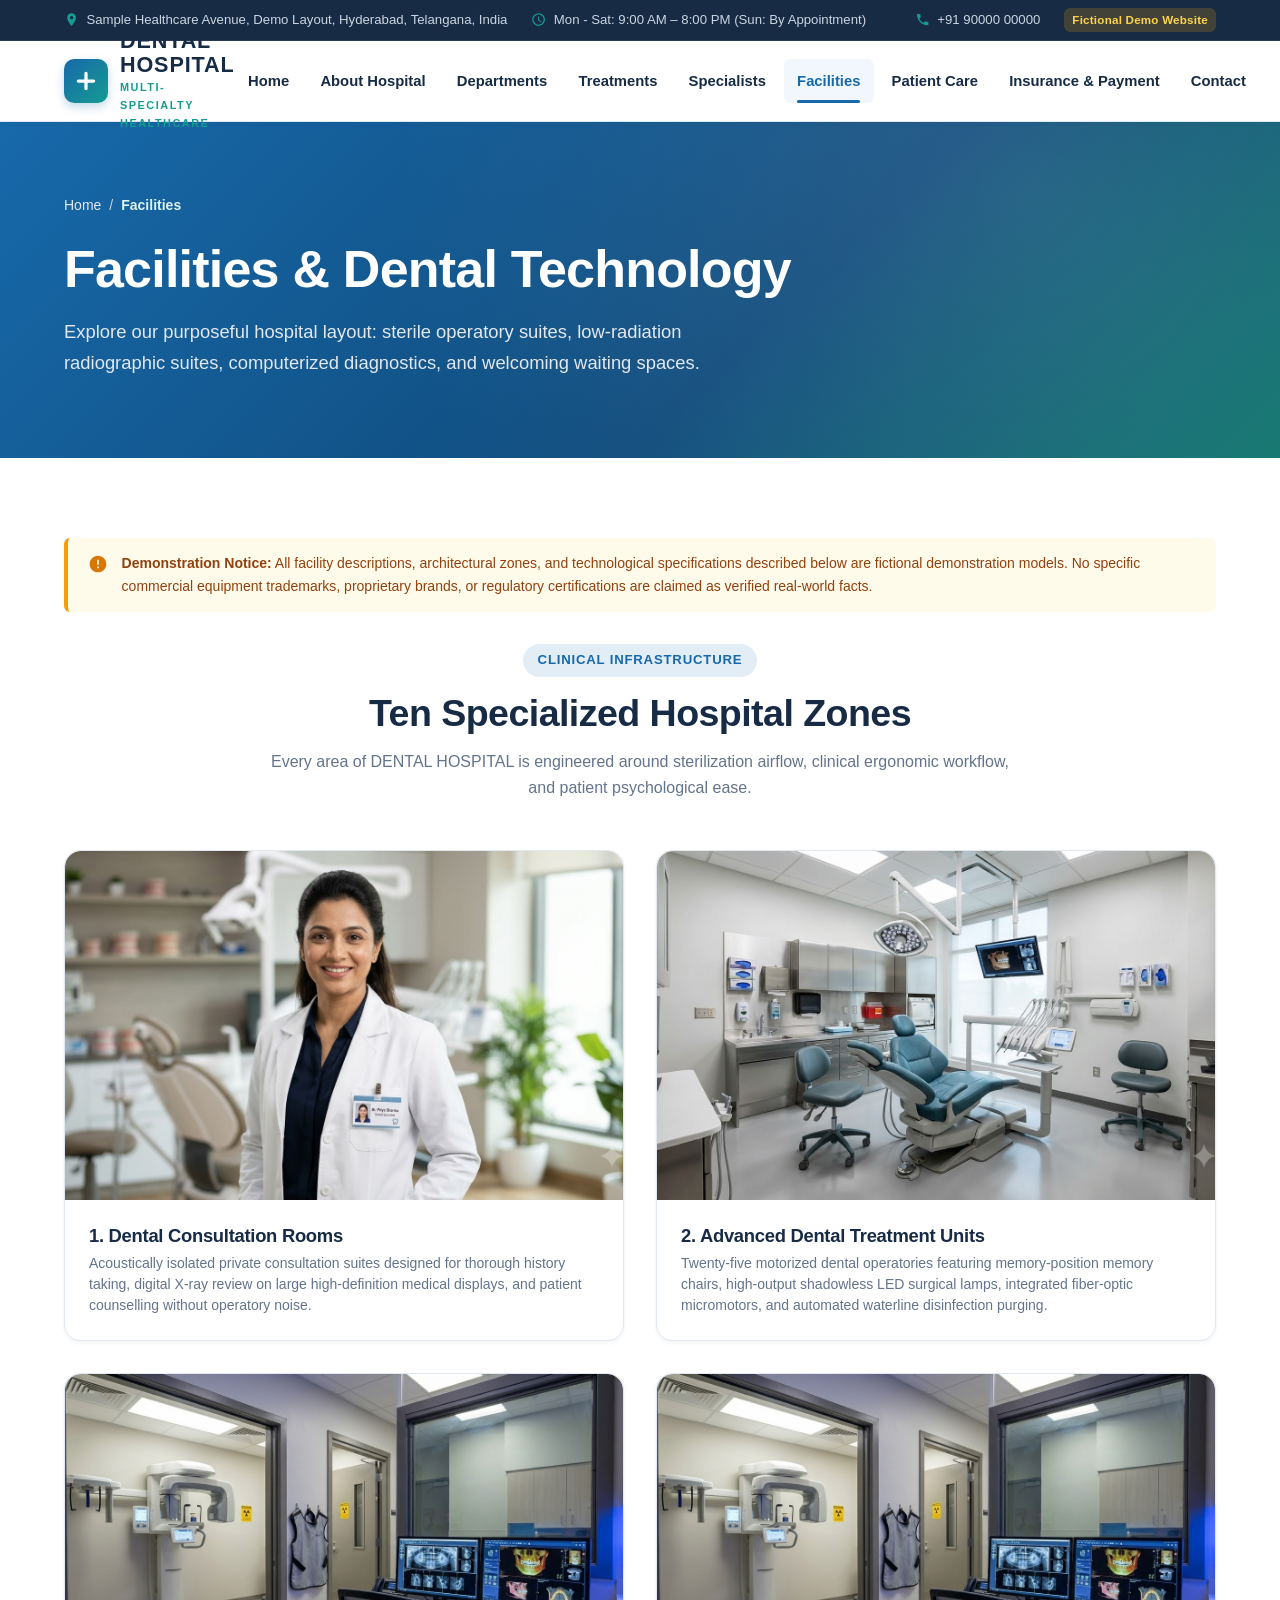
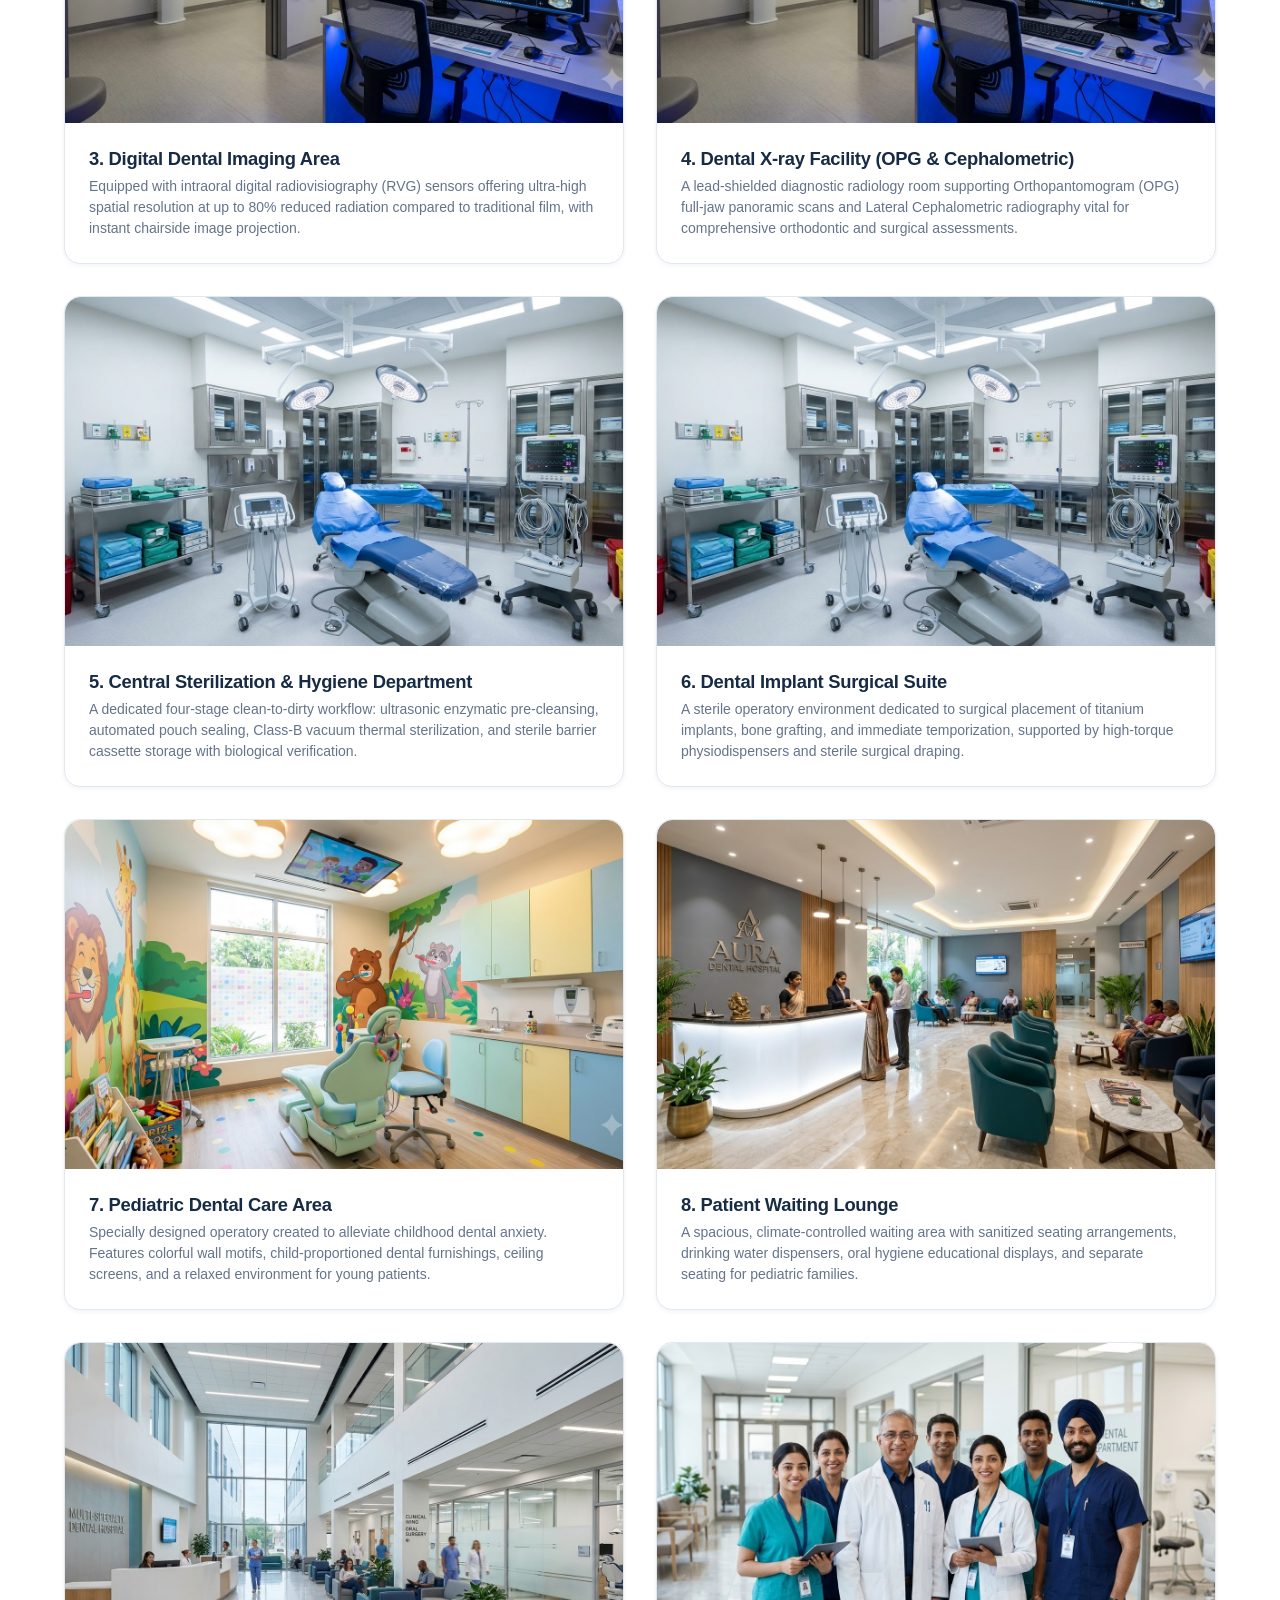
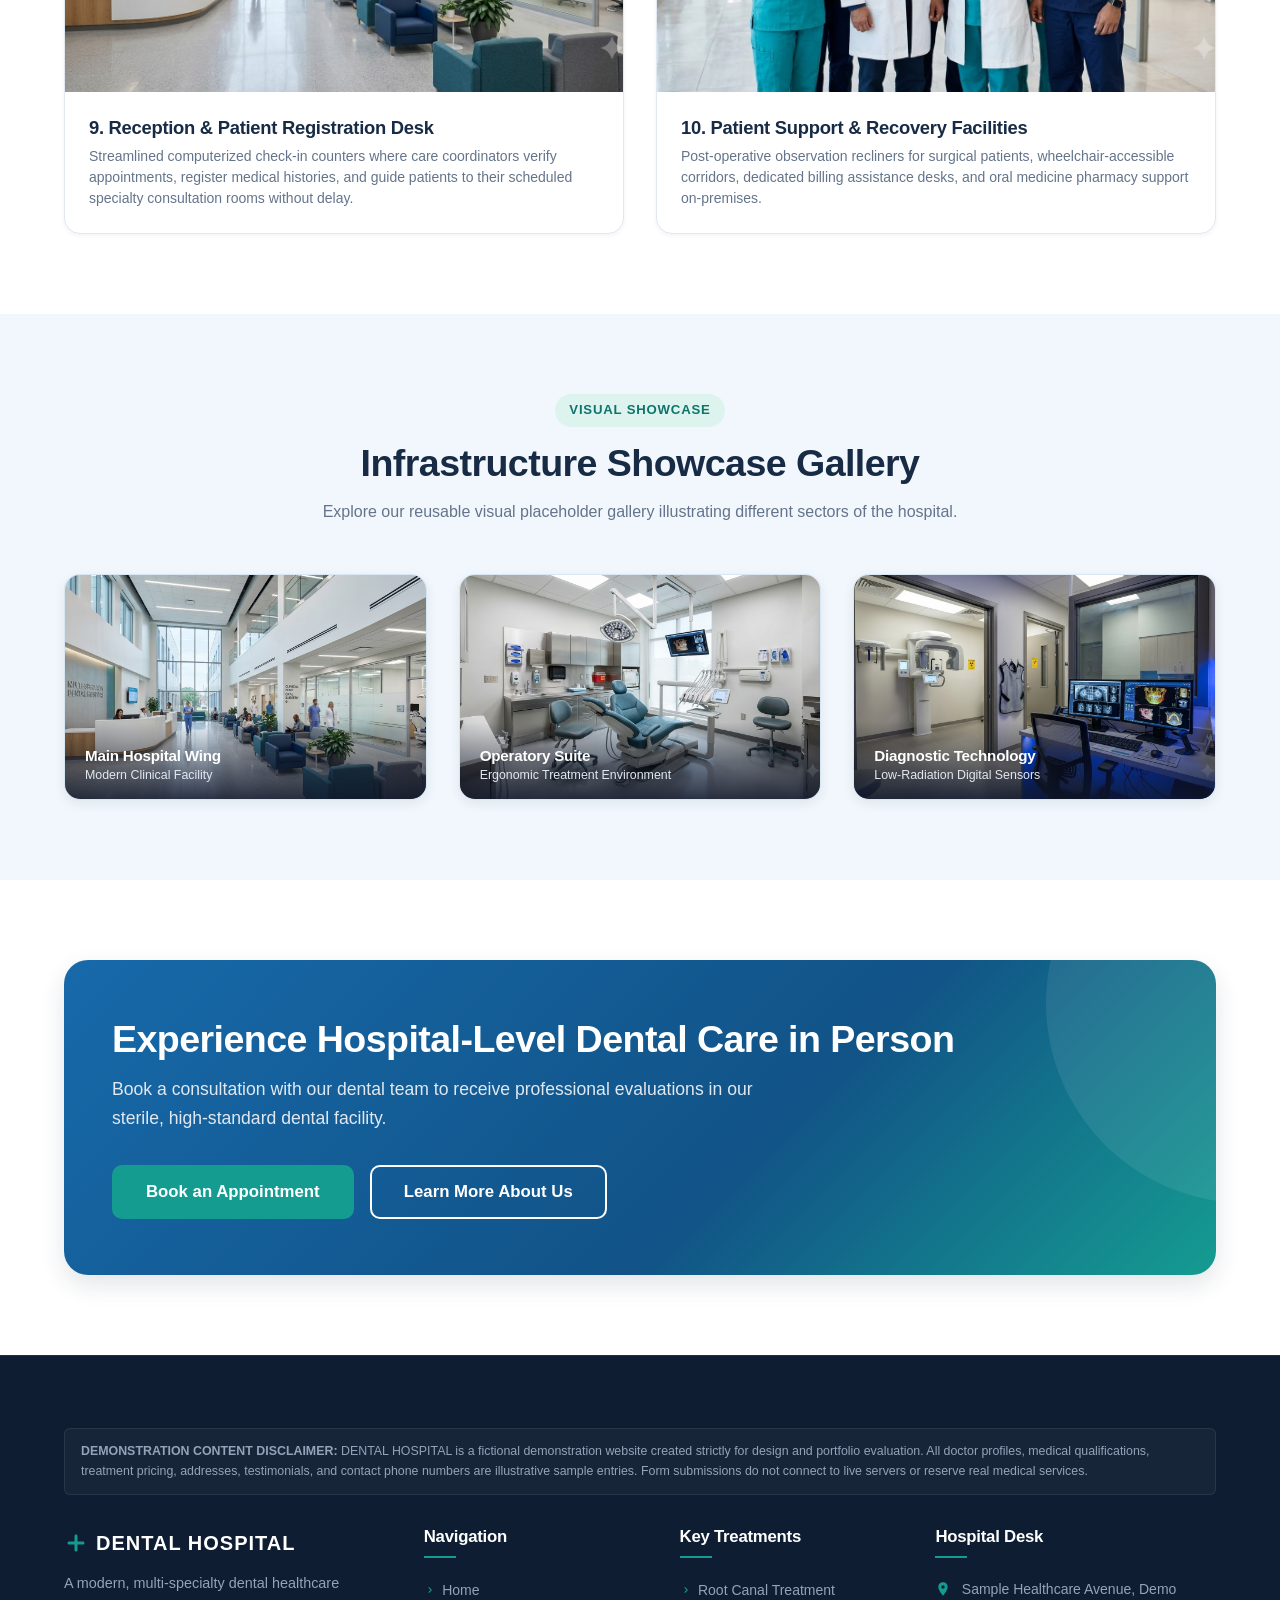
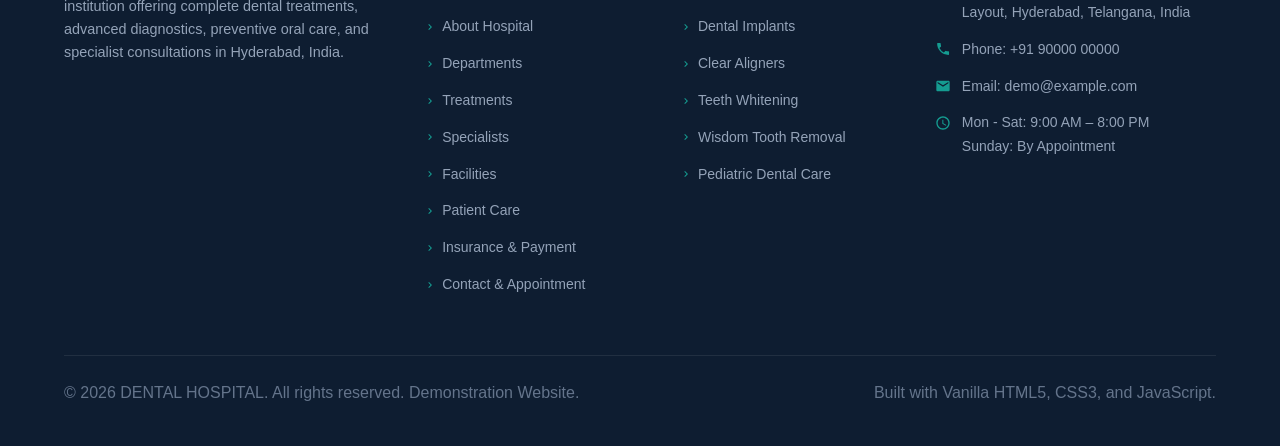
<file: facilities.html>
<!DOCTYPE html>
<html lang="en">
<head>
  <meta charset="UTF-8">
  <meta name="viewport" content="width=device-width, initial-scale=1.0">
  <title>Facilities & Technology | DENTAL HOSPITAL - Clinical Infrastructure</title>
  <meta name="description" content="Tour DENTAL HOSPITAL's state-of-the-art facilities: digital imaging wings, treatment operatories, surgical suites, Class-B sterilization, and child care lounges.">
  <link rel="stylesheet" href="css/style.css">
</head>
<body>

  <!-- TOP EMERGENCY & ANNOUNCEMENT BAR -->
  <aside class="top-bar" aria-label="Hospital Contact and Hours">
    <div class="container top-bar-inner">
      <div class="top-bar-left">
        <div class="top-bar-item">
          <svg viewBox="0 0 24 24"><path d="M12 2C8.13 2 5 5.13 5 9c0 5.25 7 13 7 13s7-7.75 7-13c0-3.87-3.13-7-7-7zm0 9.5c-1.38 0-2.5-1.12-2.5-2.5s1.12-2.5 2.5-2.5 2.5 1.12 2.5 2.5-1.12 2.5-2.5 2.5z"/></svg>
          <span>Sample Healthcare Avenue, Demo Layout, Hyderabad, Telangana, India</span>
        </div>
        <div class="top-bar-item">
          <svg viewBox="0 0 24 24"><path d="M11.99 2C6.47 2 2 6.48 2 12s4.47 10 9.99 10C17.52 22 22 17.52 22 12S17.52 2 11.99 2zM12 20c-4.42 0-8-3.58-8-8s3.58-8 8-8 8 3.58 8 8-3.58 8-8 8zm.5-13H11v6l5.25 3.15.75-1.23-4.5-2.67z"/></svg>
          <span>Mon - Sat: 9:00 AM – 8:00 PM (Sun: By Appointment)</span>
        </div>
      </div>
      <div class="top-bar-right">
        <div class="top-bar-item">
          <svg viewBox="0 0 24 24"><path d="M20.01 15.38c-1.23 0-2.42-.2-3.53-.56a.977.977 0 00-1.01.24l-2.2 2.2a15.053 15.053 0 01-6.59-6.59l2.2-2.21a.96.96 0 00.25-1.01A11.36 11.36 0 018.57 3.9c0-.5-.4-.9-.9-.9H4.07c-.5 0-.9.4-.9.9 0 9.38 7.63 17.01 17.01 17.01.5 0 .9-.4.9-.9v-3.62c0-.51-.4-.91-.9-.91z"/></svg>
          <a href="tel:+919000000000">+91 90000 00000</a>
        </div>
        <span class="demo-tag-indicator">Fictional Demo Website</span>
      </div>
    </div>
  </aside>

  <!-- MAIN NAVIGATION HEADER -->
  <header class="main-header">
    <div class="container navbar">
      <a href="index.html" class="logo" aria-label="DENTAL HOSPITAL Home">
        <div class="logo-icon">
          <svg viewBox="0 0 24 24">
            <path d="M19 10.5h-5.5V5c0-.83-.67-1.5-1.5-1.5s-1.5.67-1.5 1.5v5.5H5c-.83 0-1.5.67-1.5 1.5s.67 1.5 1.5 1.5h5.5V19c0 .83.67 1.5 1.5 1.5s1.5-.67 1.5-1.5v-5.5H19c.83 0 1.5-.67 1.5-1.5s-.67-1.5-1.5-1.5z"/>
          </svg>
        </div>
        <div class="logo-text-wrap">
          <span class="logo-title">DENTAL HOSPITAL</span>
          <span class="logo-subtitle">Multi-Specialty Healthcare</span>
        </div>
      </a>

      <div class="nav-menu-wrapper" id="navMenuWrapper">
        <nav aria-label="Main Navigation">
          <ul class="nav-menu">
            <li><a href="index.html" class="nav-link">Home</a></li>
            <li><a href="about.html" class="nav-link">About Hospital</a></li>
            <li><a href="departments.html" class="nav-link">Departments</a></li>
            <li><a href="treatments.html" class="nav-link">Treatments</a></li>
            <li><a href="specialists.html" class="nav-link">Specialists</a></li>
            <li><a href="facilities.html" class="nav-link active">Facilities</a></li>
            <li><a href="patient-care.html" class="nav-link">Patient Care</a></li>
            <li><a href="insurance-payment.html" class="nav-link">Insurance & Payment</a></li>
            <li><a href="contact.html" class="nav-link">Contact</a></li>
          </ul>
        </nav>
        <div class="nav-actions">
          <a href="contact.html" class="btn btn-primary btn-sm">Book Appointment</a>
        </div>
      </div>

      <button class="nav-toggle" id="navToggle" aria-label="Toggle navigation menu" aria-expanded="false">
        <span></span>
        <span></span>
        <span></span>
      </button>
    </div>
  </header>

  <main id="main-content">
    <!-- PAGE HERO & BREADCRUMBS -->
    <section class="page-hero">
      <div class="container">
        <nav class="breadcrumbs" aria-label="Breadcrumb">
          <a href="index.html">Home</a>
          <span>/</span>
          <span class="current">Facilities</span>
        </nav>
        <h1>Facilities & Dental Technology</h1>
        <p class="lead">
          Explore our purposeful hospital layout: sterile operatory suites, low-radiation radiographic suites, computerized diagnostics, and welcoming waiting spaces.
        </p>
      </div>
    </section>

    <!-- FACILITIES OVERVIEW & DISCLAIMER -->
    <section class="section section-bg-white">
      <div class="container">
        <div class="demo-alert-banner">
          <svg viewBox="0 0 24 24"><path d="M12 2C6.48 2 2 6.48 2 12s4.48 10 10 10 10-4.48 10-10S17.52 2 12 2zm1 15h-2v-2h2v2zm0-4h-2V7h2v6z"/></svg>
          <p>
            <strong>Demonstration Notice:</strong> All facility descriptions, architectural zones, and technological specifications described below are fictional demonstration models. No specific commercial equipment trademarks, proprietary brands, or regulatory certifications are claimed as verified real-world facts.
          </p>
        </div>

        <div class="section-header text-center">
          <span class="section-tag tag-blue">Clinical Infrastructure</span>
          <h2>Ten Specialized Hospital Zones</h2>
          <p>Every area of DENTAL HOSPITAL is engineered around sterilization airflow, clinical ergonomic workflow, and patient psychological ease.</p>
        </div>

        <!-- 10 Facility Sections Grid -->
        <div class="grid grid-2">
          <!-- 1. Dental Consultation Rooms -->
          <div class="facility-card">
            <div class="img-container aspect-card">
              <img src="assets/images/dental-specialist.jpg" alt="Dental Consultation Room" loading="lazy">
            </div>
            <div class="facility-content">
              <h3>1. Dental Consultation Rooms</h3>
              <p>
                Acoustically isolated private consultation suites designed for thorough history taking, digital X-ray review on large high-definition medical displays, and patient counselling without operatory noise.
              </p>
            </div>
          </div>

          <!-- 2. Advanced Dental Treatment Units -->
          <div class="facility-card">
            <div class="img-container aspect-card">
              <img src="assets/images/dental-treatment-room.jpg" alt="Advanced Dental Treatment Unit with Motorized Ergonomic Chair" loading="lazy">
            </div>
            <div class="facility-content">
              <h3>2. Advanced Dental Treatment Units</h3>
              <p>
                Twenty-five motorized dental operatories featuring memory-position memory chairs, high-output shadowless LED surgical lamps, integrated fiber-optic micromotors, and automated waterline disinfection purging.
              </p>
            </div>
          </div>

          <!-- 3. Digital Dental Imaging Area -->
          <div class="facility-card">
            <div class="img-container aspect-card">
              <img src="assets/images/dental-technology.jpg" alt="Digital Dental Diagnostic Imaging Console" loading="lazy">
            </div>
            <div class="facility-content">
              <h3>3. Digital Dental Imaging Area</h3>
              <p>
                Equipped with intraoral digital radiovisiography (RVG) sensors offering ultra-high spatial resolution at up to 80% reduced radiation compared to traditional film, with instant chairside image projection.
              </p>
            </div>
          </div>

          <!-- 4. Dental X-ray Facility -->
          <div class="facility-card">
            <div class="img-container aspect-card">
              <img src="assets/images/dental-technology.jpg" alt="Panoramic OPG Dental X-ray Suite" loading="lazy">
            </div>
            <div class="facility-content">
              <h3>4. Dental X-ray Facility (OPG & Cephalometric)</h3>
              <p>
                A lead-shielded diagnostic radiology room supporting Orthopantomogram (OPG) full-jaw panoramic scans and Lateral Cephalometric radiography vital for comprehensive orthodontic and surgical assessments.
              </p>
            </div>
          </div>

          <!-- 5. Sterilization and Hygiene Area -->
          <div class="facility-card">
            <div class="img-container aspect-card">
              <img src="assets/images/dental-surgery.jpg" alt="Central Sterile Supply Department & Sterilization Room" loading="lazy">
            </div>
            <div class="facility-content">
              <h3>5. Central Sterilization & Hygiene Department</h3>
              <p>
                A dedicated four-stage clean-to-dirty workflow: ultrasonic enzymatic pre-cleansing, automated pouch sealing, Class-B vacuum thermal sterilization, and sterile barrier cassette storage with biological verification.
              </p>
            </div>
          </div>

          <!-- 6. Dental Implant Treatment Facilities -->
          <div class="facility-card">
            <div class="img-container aspect-card">
              <img src="assets/images/dental-surgery.jpg" alt="Dental Implant Surgical Treatment Suite" loading="lazy">
            </div>
            <div class="facility-content">
              <h3>6. Dental Implant Surgical Suite</h3>
              <p>
                A sterile operatory environment dedicated to surgical placement of titanium implants, bone grafting, and immediate temporization, supported by high-torque physiodispensers and sterile surgical draping.
              </p>
            </div>
          </div>

          <!-- 7. Pediatric Dental Care Area -->
          <div class="facility-card">
            <div class="img-container aspect-card">
              <img src="assets/images/pediatric-dental-care.jpg" alt="Pediatric Dental Care Room for Children" loading="lazy">
            </div>
            <div class="facility-content">
              <h3>7. Pediatric Dental Care Area</h3>
              <p>
                Specially designed operatory created to alleviate childhood dental anxiety. Features colorful wall motifs, child-proportioned dental furnishings, ceiling screens, and a relaxed environment for young patients.
              </p>
            </div>
          </div>

          <!-- 8. Patient Waiting Lounge -->
          <div class="facility-card">
            <div class="img-container aspect-card">
              <img src="assets/images/dental-hospital-interior.jpg" alt="Air-Conditioned Patient Waiting Lounge" loading="lazy">
            </div>
            <div class="facility-content">
              <h3>8. Patient Waiting Lounge</h3>
              <p>
                A spacious, climate-controlled waiting area with sanitized seating arrangements, drinking water dispensers, oral hygiene educational displays, and separate seating for pediatric families.
              </p>
            </div>
          </div>

          <!-- 9. Reception and Registration -->
          <div class="facility-card">
            <div class="img-container aspect-card">
              <img src="assets/images/dental-hospital-hero.jpg" alt="Hospital Reception and Registration Desk" loading="lazy">
            </div>
            <div class="facility-content">
              <h3>9. Reception & Patient Registration Desk</h3>
              <p>
                Streamlined computerized check-in counters where care coordinators verify appointments, register medical histories, and guide patients to their scheduled specialty consultation rooms without delay.
              </p>
            </div>
          </div>

          <!-- 10. Patient Support Facilities -->
          <div class="facility-card">
            <div class="img-container aspect-card">
              <img src="assets/images/dental-team.jpg" alt="Patient Care and Recovery Support Faculty" loading="lazy">
            </div>
            <div class="facility-content">
              <h3>10. Patient Support & Recovery Facilities</h3>
              <p>
                Post-operative observation recliners for surgical patients, wheelchair-accessible corridors, dedicated billing assistance desks, and oral medicine pharmacy support on-premises.
              </p>
            </div>
          </div>
        </div>
      </div>
    </section>

    <!-- RESPONSIVE FACILITY GALLERY -->
    <section class="section section-bg-light">
      <div class="container">
        <div class="section-header text-center">
          <span class="section-tag">Visual Showcase</span>
          <h2>Infrastructure Showcase Gallery</h2>
          <p>Explore our reusable visual placeholder gallery illustrating different sectors of the hospital.</p>
        </div>

        <div class="grid grid-3">
          <!-- Gallery Item 1 -->
          <div>
            <div class="img-container" role="img" aria-label="Main Hospital Wing Gallery">
              <img src="assets/images/dental-hospital-hero.jpg" alt="Main Hospital Wing and Clinical Atrium" loading="lazy">
              <div class="img-caption-overlay">
                <h4>Main Hospital Wing</h4>
                <p>Modern Clinical Facility</p>
              </div>
            </div>
          </div>

          <!-- Gallery Item 2 -->
          <div>
            <div class="img-container" role="img" aria-label="Operatory Suite Gallery">
              <img src="assets/images/dental-treatment-room.jpg" alt="Dental Operatory Suite with Patient Chair" loading="lazy">
              <div class="img-caption-overlay">
                <h4>Operatory Suite</h4>
                <p>Ergonomic Treatment Environment</p>
              </div>
            </div>
          </div>

          <!-- Gallery Item 3 -->
          <div>
            <div class="img-container" role="img" aria-label="Digital Imaging Gallery">
              <img src="assets/images/dental-technology.jpg" alt="Digital Dental Diagnostic Technology" loading="lazy">
              <div class="img-caption-overlay">
                <h4>Diagnostic Technology</h4>
                <p>Low-Radiation Digital Sensors</p>
              </div>
            </div>
          </div>
        </div>
      </div>
    </section>

    <!-- APPOINTMENT CTA -->
    <section class="section section-bg-white">
      <div class="container">
        <div class="cta-banner">
          <h2>Experience Hospital-Level Dental Care in Person</h2>
          <p>Book a consultation with our dental team to receive professional evaluations in our sterile, high-standard dental facility.</p>
          <div class="flex gap-2 flex-wrap">
            <a href="contact.html" class="btn btn-secondary btn-lg">Book an Appointment</a>
            <a href="about.html" class="btn btn-outline-white btn-lg">Learn More About Us</a>
          </div>
        </div>
      </div>
    </section>
  </main>

  <!-- PROFESSIONAL FOOTER -->
  <footer class="main-footer">
    <div class="container">
      <div class="footer-disclaimer-box">
        <strong>DEMONSTRATION CONTENT DISCLAIMER:</strong>
        DENTAL HOSPITAL is a fictional demonstration website created strictly for design and portfolio evaluation. All doctor profiles, medical qualifications, treatment pricing, addresses, testimonials, and contact phone numbers are illustrative sample entries. Form submissions do not connect to live servers or reserve real medical services.
      </div>

      <div class="footer-grid">
        <div class="footer-col footer-about">
          <div class="footer-logo-text">
            <svg viewBox="0 0 24 24"><path d="M19 10.5h-5.5V5c0-.83-.67-1.5-1.5-1.5s-1.5.67-1.5 1.5v5.5H5c-.83 0-1.5.67-1.5 1.5s.67 1.5 1.5 1.5h5.5V19c0 .83.67 1.5 1.5 1.5s1.5-.67 1.5-1.5v-5.5H19c.83 0 1.5-.67 1.5-1.5s-.67-1.5-1.5-1.5z"/></svg>
            <span>DENTAL HOSPITAL</span>
          </div>
          <p>A modern, multi-specialty dental healthcare institution offering complete dental treatments, advanced diagnostics, preventive oral care, and specialist consultations in Hyderabad, India.</p>
        </div>

        <div class="footer-col">
          <h4>Navigation</h4>
          <ul class="footer-links">
            <li><a href="index.html"><svg viewBox="0 0 24 24"><path d="M8.59 16.59L13.17 12 8.59 7.41 10 6l6 6-6 6-1.41-1.41z"/></svg> Home</a></li>
            <li><a href="about.html"><svg viewBox="0 0 24 24"><path d="M8.59 16.59L13.17 12 8.59 7.41 10 6l6 6-6 6-1.41-1.41z"/></svg> About Hospital</a></li>
            <li><a href="departments.html"><svg viewBox="0 0 24 24"><path d="M8.59 16.59L13.17 12 8.59 7.41 10 6l6 6-6 6-1.41-1.41z"/></svg> Departments</a></li>
            <li><a href="treatments.html"><svg viewBox="0 0 24 24"><path d="M8.59 16.59L13.17 12 8.59 7.41 10 6l6 6-6 6-1.41-1.41z"/></svg> Treatments</a></li>
            <li><a href="specialists.html"><svg viewBox="0 0 24 24"><path d="M8.59 16.59L13.17 12 8.59 7.41 10 6l6 6-6 6-1.41-1.41z"/></svg> Specialists</a></li>
            <li><a href="facilities.html"><svg viewBox="0 0 24 24"><path d="M8.59 16.59L13.17 12 8.59 7.41 10 6l6 6-6 6-1.41-1.41z"/></svg> Facilities</a></li>
            <li><a href="patient-care.html"><svg viewBox="0 0 24 24"><path d="M8.59 16.59L13.17 12 8.59 7.41 10 6l6 6-6 6-1.41-1.41z"/></svg> Patient Care</a></li>
            <li><a href="insurance-payment.html"><svg viewBox="0 0 24 24"><path d="M8.59 16.59L13.17 12 8.59 7.41 10 6l6 6-6 6-1.41-1.41z"/></svg> Insurance & Payment</a></li>
            <li><a href="contact.html"><svg viewBox="0 0 24 24"><path d="M8.59 16.59L13.17 12 8.59 7.41 10 6l6 6-6 6-1.41-1.41z"/></svg> Contact & Appointment</a></li>
          </ul>
        </div>

        <div class="footer-col">
          <h4>Key Treatments</h4>
          <ul class="footer-links">
            <li><a href="treatments.html"><svg viewBox="0 0 24 24"><path d="M8.59 16.59L13.17 12 8.59 7.41 10 6l6 6-6 6-1.41-1.41z"/></svg> Root Canal Treatment</a></li>
            <li><a href="treatments.html"><svg viewBox="0 0 24 24"><path d="M8.59 16.59L13.17 12 8.59 7.41 10 6l6 6-6 6-1.41-1.41z"/></svg> Dental Implants</a></li>
            <li><a href="treatments.html"><svg viewBox="0 0 24 24"><path d="M8.59 16.59L13.17 12 8.59 7.41 10 6l6 6-6 6-1.41-1.41z"/></svg> Clear Aligners</a></li>
            <li><a href="treatments.html"><svg viewBox="0 0 24 24"><path d="M8.59 16.59L13.17 12 8.59 7.41 10 6l6 6-6 6-1.41-1.41z"/></svg> Teeth Whitening</a></li>
            <li><a href="treatments.html"><svg viewBox="0 0 24 24"><path d="M8.59 16.59L13.17 12 8.59 7.41 10 6l6 6-6 6-1.41-1.41z"/></svg> Wisdom Tooth Removal</a></li>
            <li><a href="treatments.html"><svg viewBox="0 0 24 24"><path d="M8.59 16.59L13.17 12 8.59 7.41 10 6l6 6-6 6-1.41-1.41z"/></svg> Pediatric Dental Care</a></li>
          </ul>
        </div>

        <div class="footer-col">
          <h4>Hospital Desk</h4>
          <div class="footer-contact-list">
            <div class="footer-contact-item">
              <svg viewBox="0 0 24 24"><path d="M12 2C8.13 2 5 5.13 5 9c0 5.25 7 13 7 13s7-7.75 7-13c0-3.87-3.13-7-7-7zm0 9.5c-1.38 0-2.5-1.12-2.5-2.5s1.12-2.5 2.5-2.5 2.5 1.12 2.5 2.5-1.12 2.5-2.5 2.5z"/></svg>
              <span>Sample Healthcare Avenue, Demo Layout, Hyderabad, Telangana, India</span>
            </div>
            <div class="footer-contact-item">
              <svg viewBox="0 0 24 24"><path d="M20.01 15.38c-1.23 0-2.42-.2-3.53-.56a.977.977 0 00-1.01.24l-2.2 2.2a15.053 15.053 0 01-6.59-6.59l2.2-2.21a.96.96 0 00.25-1.01A11.36 11.36 0 018.57 3.9c0-.5-.4-.9-.9-.9H4.07c-.5 0-.9.4-.9.9 0 9.38 7.63 17.01 17.01 17.01.5 0 .9-.4.9-.9v-3.62c0-.51-.4-.91-.9-.91z"/></svg>
              <span>Phone: <a href="tel:+919000000000">+91 90000 00000</a></span>
            </div>
            <div class="footer-contact-item">
              <svg viewBox="0 0 24 24"><path d="M20 4H4c-1.1 0-1.99.9-1.99 2L2 18c0 1.1.9 2 2 2h16c1.1 0 2-.9 2-2V6c0-1.1-.9-2-2-2zm0 4l-8 5-8-5V6l8 5 8-5v2z"/></svg>
              <span>Email: <a href="mailto:demo@example.com">demo@example.com</a></span>
            </div>
            <div class="footer-contact-item">
              <svg viewBox="0 0 24 24"><path d="M11.99 2C6.47 2 2 6.48 2 12s4.47 10 9.99 10C17.52 22 22 17.52 22 12S17.52 2 11.99 2zM12 20c-4.42 0-8-3.58-8-8s3.58-8 8-8 8 3.58 8 8-3.58 8-8 8zm.5-13H11v6l5.25 3.15.75-1.23-4.5-2.67z"/></svg>
              <span>Mon - Sat: 9:00 AM – 8:00 PM<br>Sunday: By Appointment</span>
            </div>
          </div>
        </div>
      </div>

      <div class="footer-bottom">
        <div class="footer-bottom-inner">
          <p>&copy; 2026 DENTAL HOSPITAL. All rights reserved. Demonstration Website.</p>
          <p>Built with Vanilla HTML5, CSS3, and JavaScript.</p>
        </div>
      </div>
    </div>
  </footer>

  <button class="back-to-top" id="backToTop" aria-label="Scroll back to top">
    <svg viewBox="0 0 24 24"><path d="M7.41 15.41L12 10.83l4.59 4.58L18 14l-6-6-6 6z"/></svg>
  </button>

  <script src="js/script.js"></script>
</body>
</html>
</file>
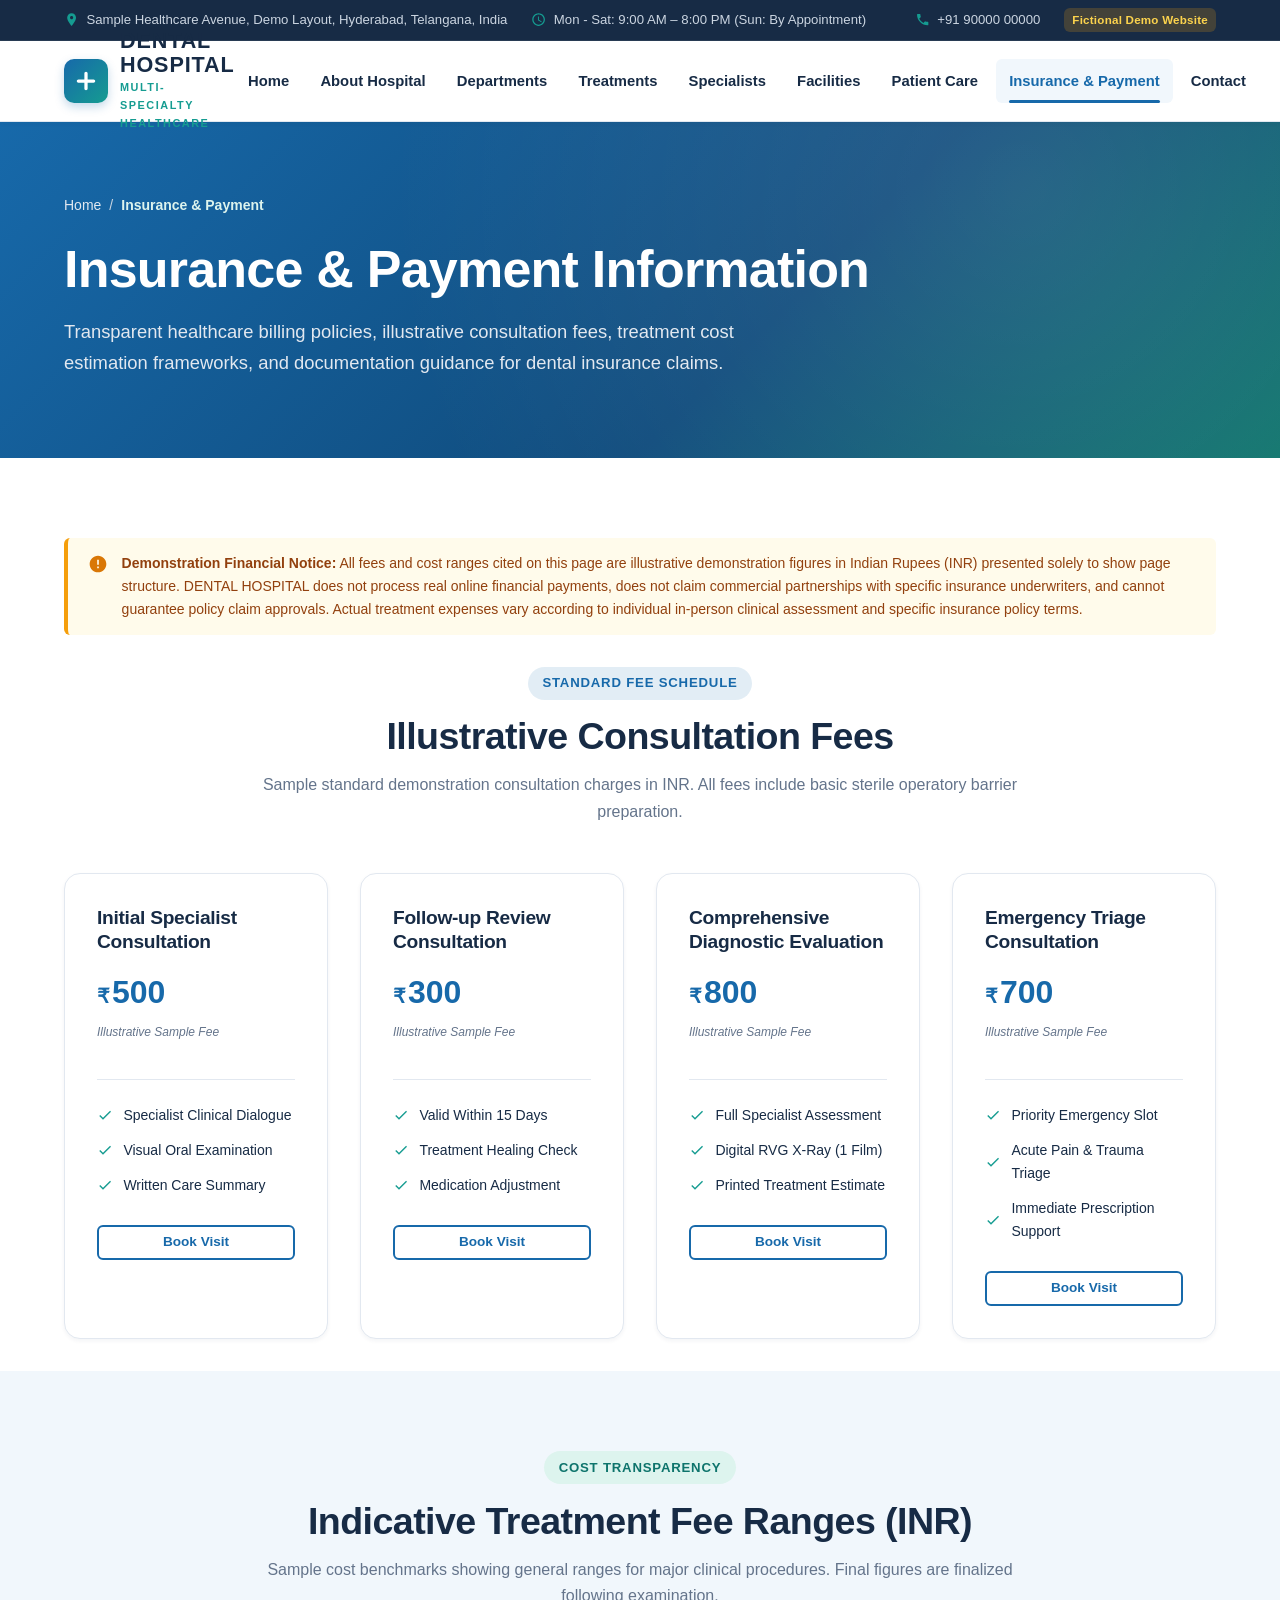
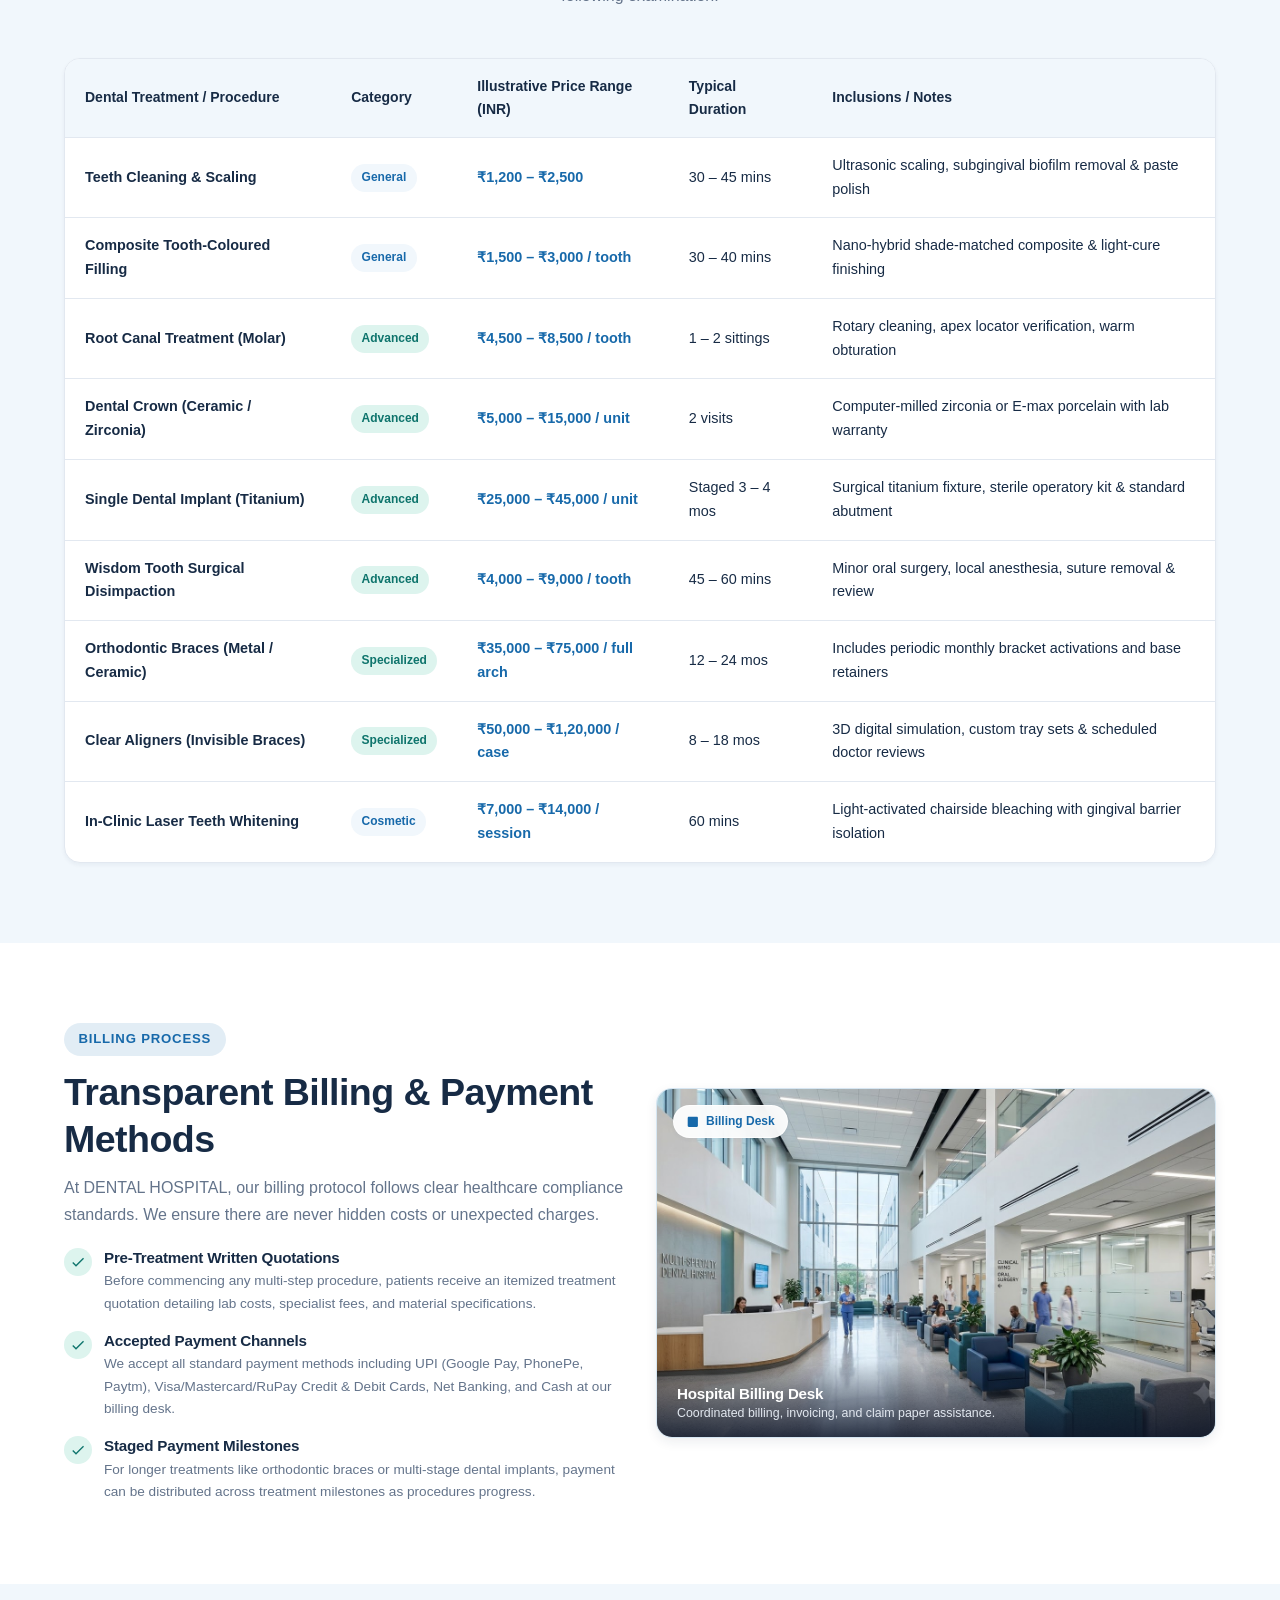
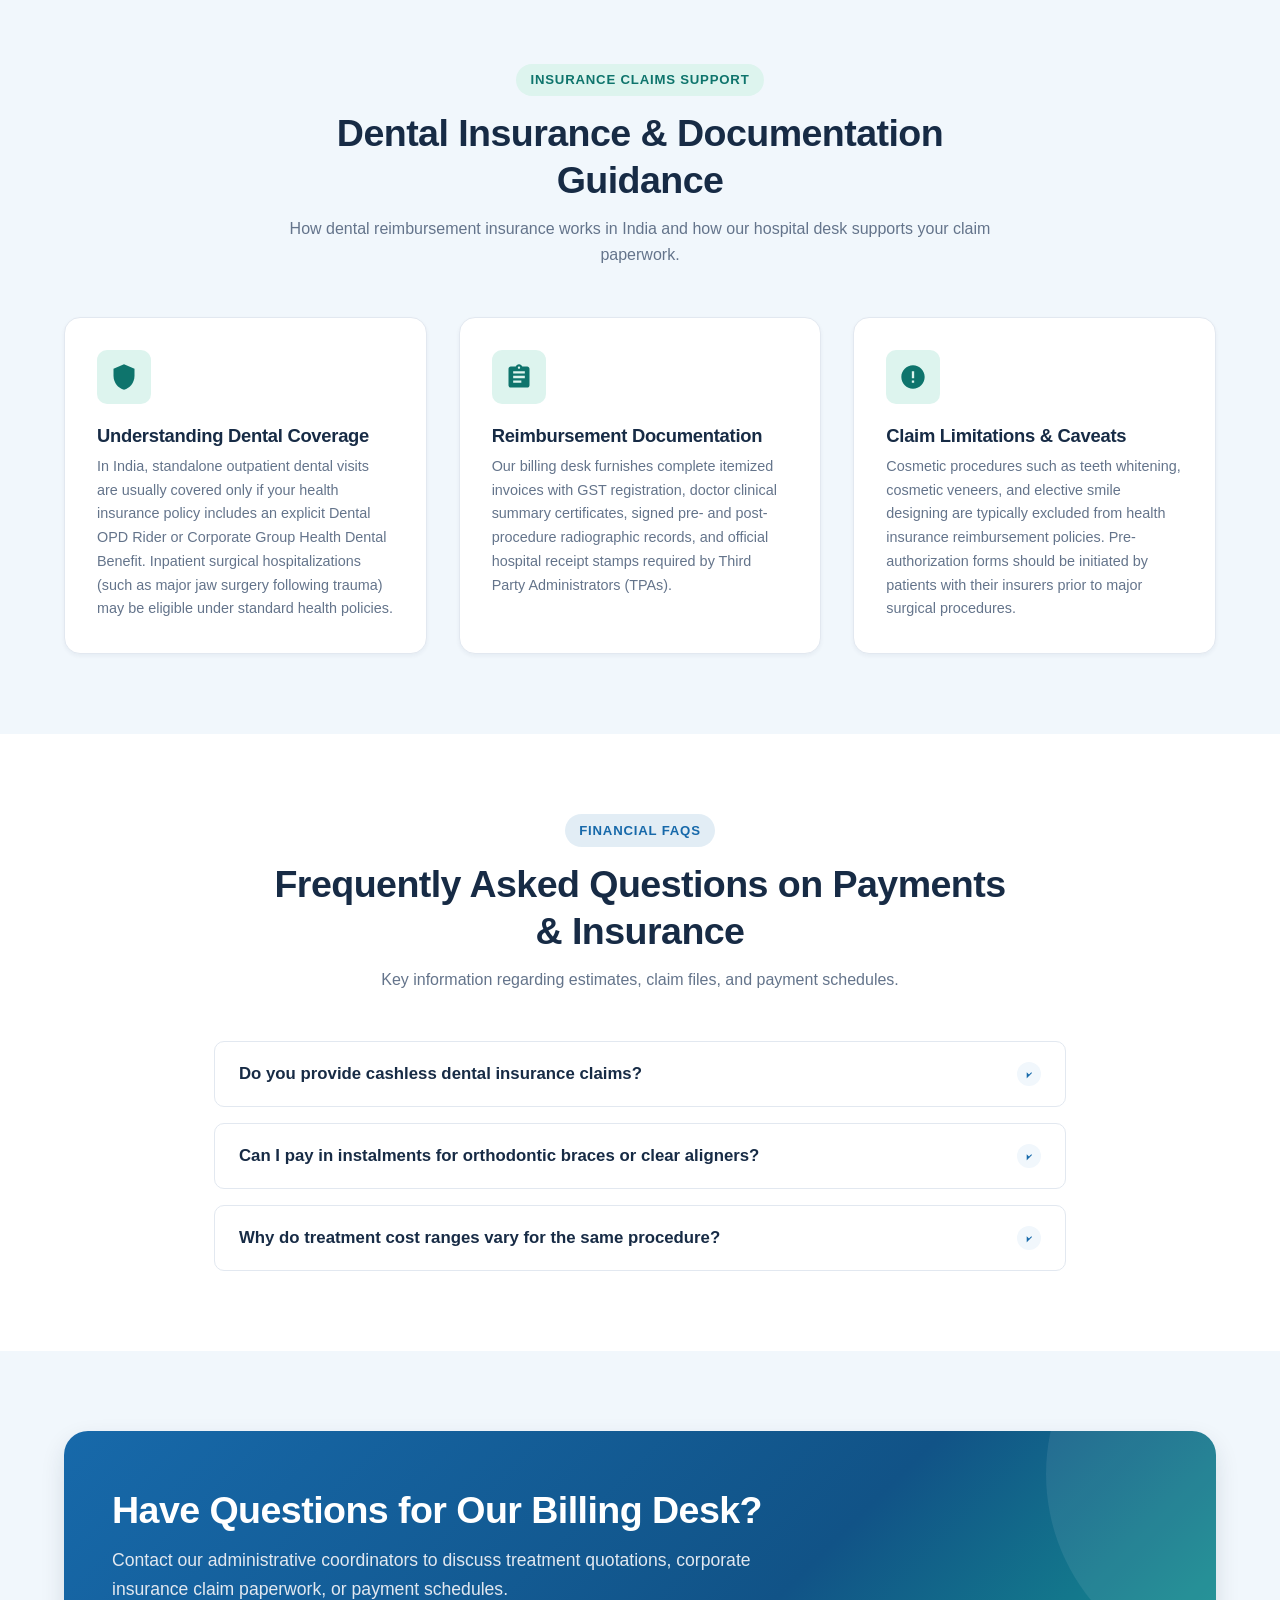
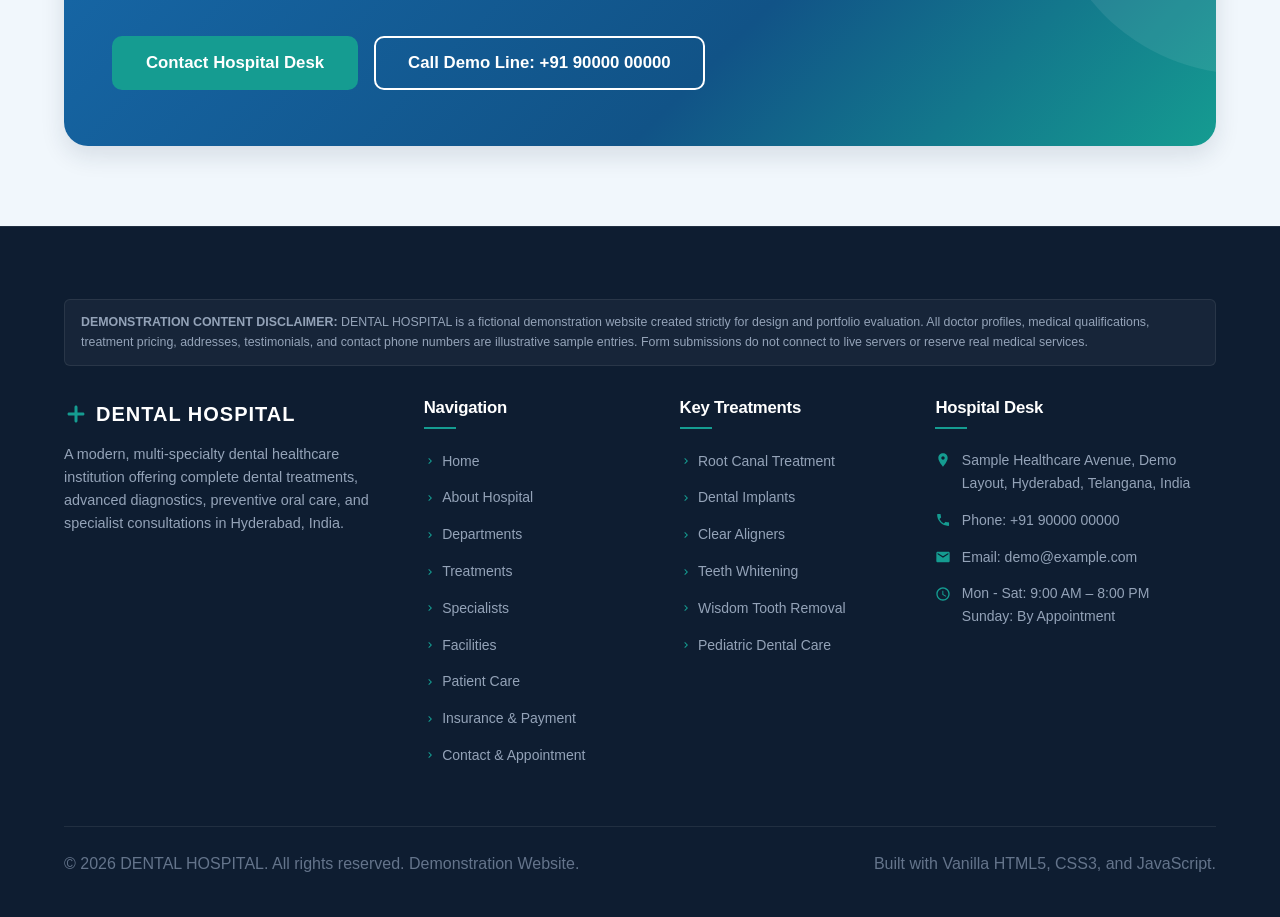
<file: insurance-payment.html>
<!DOCTYPE html>
<html lang="en">
<head>
  <meta charset="UTF-8">
  <meta name="viewport" content="width=device-width, initial-scale=1.0">
  <title>Insurance & Payment Information | DENTAL HOSPITAL - Billing & Fee Guidance</title>
  <meta name="description" content="Transparent billing policies, illustrative consultation fees in INR, treatment cost estimation, insurance reimbursement guidance, and FAQs at DENTAL HOSPITAL.">
  <link rel="stylesheet" href="css/style.css">
</head>
<body>

  <!-- TOP EMERGENCY & ANNOUNCEMENT BAR -->
  <aside class="top-bar" aria-label="Hospital Contact and Hours">
    <div class="container top-bar-inner">
      <div class="top-bar-left">
        <div class="top-bar-item">
          <svg viewBox="0 0 24 24"><path d="M12 2C8.13 2 5 5.13 5 9c0 5.25 7 13 7 13s7-7.75 7-13c0-3.87-3.13-7-7-7zm0 9.5c-1.38 0-2.5-1.12-2.5-2.5s1.12-2.5 2.5-2.5 2.5 1.12 2.5 2.5-1.12 2.5-2.5 2.5z"/></svg>
          <span>Sample Healthcare Avenue, Demo Layout, Hyderabad, Telangana, India</span>
        </div>
        <div class="top-bar-item">
          <svg viewBox="0 0 24 24"><path d="M11.99 2C6.47 2 2 6.48 2 12s4.47 10 9.99 10C17.52 22 22 17.52 22 12S17.52 2 11.99 2zM12 20c-4.42 0-8-3.58-8-8s3.58-8 8-8 8 3.58 8 8-3.58 8-8 8zm.5-13H11v6l5.25 3.15.75-1.23-4.5-2.67z"/></svg>
          <span>Mon - Sat: 9:00 AM – 8:00 PM (Sun: By Appointment)</span>
        </div>
      </div>
      <div class="top-bar-right">
        <div class="top-bar-item">
          <svg viewBox="0 0 24 24"><path d="M20.01 15.38c-1.23 0-2.42-.2-3.53-.56a.977.977 0 00-1.01.24l-2.2 2.2a15.053 15.053 0 01-6.59-6.59l2.2-2.21a.96.96 0 00.25-1.01A11.36 11.36 0 018.57 3.9c0-.5-.4-.9-.9-.9H4.07c-.5 0-.9.4-.9.9 0 9.38 7.63 17.01 17.01 17.01.5 0 .9-.4.9-.9v-3.62c0-.51-.4-.91-.9-.91z"/></svg>
          <a href="tel:+919000000000">+91 90000 00000</a>
        </div>
        <span class="demo-tag-indicator">Fictional Demo Website</span>
      </div>
    </div>
  </aside>

  <!-- MAIN NAVIGATION HEADER -->
  <header class="main-header">
    <div class="container navbar">
      <a href="index.html" class="logo" aria-label="DENTAL HOSPITAL Home">
        <div class="logo-icon">
          <svg viewBox="0 0 24 24">
            <path d="M19 10.5h-5.5V5c0-.83-.67-1.5-1.5-1.5s-1.5.67-1.5 1.5v5.5H5c-.83 0-1.5.67-1.5 1.5s.67 1.5 1.5 1.5h5.5V19c0 .83.67 1.5 1.5 1.5s1.5-.67 1.5-1.5v-5.5H19c.83 0 1.5-.67 1.5-1.5s-.67-1.5-1.5-1.5z"/>
          </svg>
        </div>
        <div class="logo-text-wrap">
          <span class="logo-title">DENTAL HOSPITAL</span>
          <span class="logo-subtitle">Multi-Specialty Healthcare</span>
        </div>
      </a>

      <div class="nav-menu-wrapper" id="navMenuWrapper">
        <nav aria-label="Main Navigation">
          <ul class="nav-menu">
            <li><a href="index.html" class="nav-link">Home</a></li>
            <li><a href="about.html" class="nav-link">About Hospital</a></li>
            <li><a href="departments.html" class="nav-link">Departments</a></li>
            <li><a href="treatments.html" class="nav-link">Treatments</a></li>
            <li><a href="specialists.html" class="nav-link">Specialists</a></li>
            <li><a href="facilities.html" class="nav-link">Facilities</a></li>
            <li><a href="patient-care.html" class="nav-link">Patient Care</a></li>
            <li><a href="insurance-payment.html" class="nav-link active">Insurance & Payment</a></li>
            <li><a href="contact.html" class="nav-link">Contact</a></li>
          </ul>
        </nav>
        <div class="nav-actions">
          <a href="contact.html" class="btn btn-primary btn-sm">Book Appointment</a>
        </div>
      </div>

      <button class="nav-toggle" id="navToggle" aria-label="Toggle navigation menu" aria-expanded="false">
        <span></span>
        <span></span>
        <span></span>
      </button>
    </div>
  </header>

  <main id="main-content">
    <!-- PAGE HERO & BREADCRUMBS -->
    <section class="page-hero">
      <div class="container">
        <nav class="breadcrumbs" aria-label="Breadcrumb">
          <a href="index.html">Home</a>
          <span>/</span>
          <span class="current">Insurance & Payment</span>
        </nav>
        <h1>Insurance & Payment Information</h1>
        <p class="lead">
          Transparent healthcare billing policies, illustrative consultation fees, treatment cost estimation frameworks, and documentation guidance for dental insurance claims.
        </p>
      </div>
    </section>

    <!-- CRITICAL FINANCIAL & DEMO NOTICE -->
    <section class="section section-bg-white" style="padding-bottom: 2rem;">
      <div class="container">
        <div class="demo-alert-banner">
          <svg viewBox="0 0 24 24"><path d="M12 2C6.48 2 2 6.48 2 12s4.48 10 10 10 10-4.48 10-10S17.52 2 12 2zm1 15h-2v-2h2v2zm0-4h-2V7h2v6z"/></svg>
          <p>
            <strong>Demonstration Financial Notice:</strong> All fees and cost ranges cited on this page are illustrative demonstration figures in Indian Rupees (INR) presented solely to show page structure. DENTAL HOSPITAL does not process real online financial payments, does not claim commercial partnerships with specific insurance underwriters, and cannot guarantee policy claim approvals. Actual treatment expenses vary according to individual in-person clinical assessment and specific insurance policy terms.
          </p>
        </div>

        <div class="section-header text-center">
          <span class="section-tag tag-blue">Standard Fee Schedule</span>
          <h2>Illustrative Consultation Fees</h2>
          <p>Sample standard demonstration consultation charges in INR. All fees include basic sterile operatory barrier preparation.</p>
        </div>

        <div class="grid grid-4">
          <!-- Fee Card 1 -->
          <div class="pricing-card">
            <div class="pricing-header">
              <h4>Initial Specialist Consultation</h4>
              <div class="pricing-amount">
                <span class="pricing-currency">₹</span>500
              </div>
              <p class="pricing-note">Illustrative Sample Fee</p>
            </div>
            <div class="pricing-features">
              <div class="pricing-feature-item">
                <svg viewBox="0 0 24 24"><path d="M9 16.17L4.83 12l-1.42 1.41L9 19 21 7l-1.41-1.41z"/></svg>
                <span>Specialist Clinical Dialogue</span>
              </div>
              <div class="pricing-feature-item">
                <svg viewBox="0 0 24 24"><path d="M9 16.17L4.83 12l-1.42 1.41L9 19 21 7l-1.41-1.41z"/></svg>
                <span>Visual Oral Examination</span>
              </div>
              <div class="pricing-feature-item">
                <svg viewBox="0 0 24 24"><path d="M9 16.17L4.83 12l-1.42 1.41L9 19 21 7l-1.41-1.41z"/></svg>
                <span>Written Care Summary</span>
              </div>
            </div>
            <a href="contact.html?reason=Dental+Consultation" class="btn btn-outline btn-sm btn-full">Book Visit</a>
          </div>

          <!-- Fee Card 2 -->
          <div class="pricing-card">
            <div class="pricing-header">
              <h4>Follow-up Review Consultation</h4>
              <div class="pricing-amount">
                <span class="pricing-currency">₹</span>300
              </div>
              <p class="pricing-note">Illustrative Sample Fee</p>
            </div>
            <div class="pricing-features">
              <div class="pricing-feature-item">
                <svg viewBox="0 0 24 24"><path d="M9 16.17L4.83 12l-1.42 1.41L9 19 21 7l-1.41-1.41z"/></svg>
                <span>Valid Within 15 Days</span>
              </div>
              <div class="pricing-feature-item">
                <svg viewBox="0 0 24 24"><path d="M9 16.17L4.83 12l-1.42 1.41L9 19 21 7l-1.41-1.41z"/></svg>
                <span>Treatment Healing Check</span>
              </div>
              <div class="pricing-feature-item">
                <svg viewBox="0 0 24 24"><path d="M9 16.17L4.83 12l-1.42 1.41L9 19 21 7l-1.41-1.41z"/></svg>
                <span>Medication Adjustment</span>
              </div>
            </div>
            <a href="contact.html?reason=Follow-up+Consultation" class="btn btn-outline btn-sm btn-full">Book Visit</a>
          </div>

          <!-- Fee Card 3 -->
          <div class="pricing-card">
            <div class="pricing-header">
              <h4>Comprehensive Diagnostic Evaluation</h4>
              <div class="pricing-amount">
                <span class="pricing-currency">₹</span>800
              </div>
              <p class="pricing-note">Illustrative Sample Fee</p>
            </div>
            <div class="pricing-features">
              <div class="pricing-feature-item">
                <svg viewBox="0 0 24 24"><path d="M9 16.17L4.83 12l-1.42 1.41L9 19 21 7l-1.41-1.41z"/></svg>
                <span>Full Specialist Assessment</span>
              </div>
              <div class="pricing-feature-item">
                <svg viewBox="0 0 24 24"><path d="M9 16.17L4.83 12l-1.42 1.41L9 19 21 7l-1.41-1.41z"/></svg>
                <span>Digital RVG X-Ray (1 Film)</span>
              </div>
              <div class="pricing-feature-item">
                <svg viewBox="0 0 24 24"><path d="M9 16.17L4.83 12l-1.42 1.41L9 19 21 7l-1.41-1.41z"/></svg>
                <span>Printed Treatment Estimate</span>
              </div>
            </div>
            <a href="contact.html?reason=Comprehensive+Diagnostic+Evaluation" class="btn btn-outline btn-sm btn-full">Book Visit</a>
          </div>

          <!-- Fee Card 4 -->
          <div class="pricing-card">
            <div class="pricing-header">
              <h4>Emergency Triage Consultation</h4>
              <div class="pricing-amount">
                <span class="pricing-currency">₹</span>700
              </div>
              <p class="pricing-note">Illustrative Sample Fee</p>
            </div>
            <div class="pricing-features">
              <div class="pricing-feature-item">
                <svg viewBox="0 0 24 24"><path d="M9 16.17L4.83 12l-1.42 1.41L9 19 21 7l-1.41-1.41z"/></svg>
                <span>Priority Emergency Slot</span>
              </div>
              <div class="pricing-feature-item">
                <svg viewBox="0 0 24 24"><path d="M9 16.17L4.83 12l-1.42 1.41L9 19 21 7l-1.41-1.41z"/></svg>
                <span>Acute Pain & Trauma Triage</span>
              </div>
              <div class="pricing-feature-item">
                <svg viewBox="0 0 24 24"><path d="M9 16.17L4.83 12l-1.42 1.41L9 19 21 7l-1.41-1.41z"/></svg>
                <span>Immediate Prescription Support</span>
              </div>
            </div>
            <a href="contact.html?reason=Emergency+Dental+Triage" class="btn btn-outline btn-sm btn-full">Book Visit</a>
          </div>
        </div>
      </div>
    </section>

    <!-- INDICATIVE TREATMENT PRICE RANGES TABLE -->
    <section class="section section-bg-light">
      <div class="container">
        <div class="section-header text-center">
          <span class="section-tag">Cost Transparency</span>
          <h2>Indicative Treatment Fee Ranges (INR)</h2>
          <p>Sample cost benchmarks showing general ranges for major clinical procedures. Final figures are finalized following examination.</p>
        </div>

        <div class="price-table-wrapper">
          <table class="price-table">
            <thead>
              <tr>
                <th>Dental Treatment / Procedure</th>
                <th>Category</th>
                <th>Illustrative Price Range (INR)</th>
                <th>Typical Duration</th>
                <th>Inclusions / Notes</th>
              </tr>
            </thead>
            <tbody>
              <tr>
                <td><strong>Teeth Cleaning & Scaling</strong></td>
                <td><span class="badge badge-primary">General</span></td>
                <td style="font-weight: 700; color: var(--color-primary);">₹1,200 – ₹2,500</td>
                <td>30 – 45 mins</td>
                <td>Ultrasonic scaling, subgingival biofilm removal & paste polish</td>
              </tr>
              <tr>
                <td><strong>Composite Tooth-Coloured Filling</strong></td>
                <td><span class="badge badge-primary">General</span></td>
                <td style="font-weight: 700; color: var(--color-primary);">₹1,500 – ₹3,000 / tooth</td>
                <td>30 – 40 mins</td>
                <td>Nano-hybrid shade-matched composite & light-cure finishing</td>
              </tr>
              <tr>
                <td><strong>Root Canal Treatment (Molar)</strong></td>
                <td><span class="badge badge-secondary">Advanced</span></td>
                <td style="font-weight: 700; color: var(--color-primary);">₹4,500 – ₹8,500 / tooth</td>
                <td>1 – 2 sittings</td>
                <td>Rotary cleaning, apex locator verification, warm obturation</td>
              </tr>
              <tr>
                <td><strong>Dental Crown (Ceramic / Zirconia)</strong></td>
                <td><span class="badge badge-secondary">Advanced</span></td>
                <td style="font-weight: 700; color: var(--color-primary);">₹5,000 – ₹15,000 / unit</td>
                <td>2 visits</td>
                <td>Computer-milled zirconia or E-max porcelain with lab warranty</td>
              </tr>
              <tr>
                <td><strong>Single Dental Implant (Titanium)</strong></td>
                <td><span class="badge badge-secondary">Advanced</span></td>
                <td style="font-weight: 700; color: var(--color-primary);">₹25,000 – ₹45,000 / unit</td>
                <td>Staged 3 – 4 mos</td>
                <td>Surgical titanium fixture, sterile operatory kit & standard abutment</td>
              </tr>
              <tr>
                <td><strong>Wisdom Tooth Surgical Disimpaction</strong></td>
                <td><span class="badge badge-secondary">Advanced</span></td>
                <td style="font-weight: 700; color: var(--color-primary);">₹4,000 – ₹9,000 / tooth</td>
                <td>45 – 60 mins</td>
                <td>Minor oral surgery, local anesthesia, suture removal & review</td>
              </tr>
              <tr>
                <td><strong>Orthodontic Braces (Metal / Ceramic)</strong></td>
                <td><span class="badge badge-secondary">Specialized</span></td>
                <td style="font-weight: 700; color: var(--color-primary);">₹35,000 – ₹75,000 / full arch</td>
                <td>12 – 24 mos</td>
                <td>Includes periodic monthly bracket activations and base retainers</td>
              </tr>
              <tr>
                <td><strong>Clear Aligners (Invisible Braces)</strong></td>
                <td><span class="badge badge-secondary">Specialized</span></td>
                <td style="font-weight: 700; color: var(--color-primary);">₹50,000 – ₹1,20,000 / case</td>
                <td>8 – 18 mos</td>
                <td>3D digital simulation, custom tray sets & scheduled doctor reviews</td>
              </tr>
              <tr>
                <td><strong>In-Clinic Laser Teeth Whitening</strong></td>
                <td><span class="badge badge-primary">Cosmetic</span></td>
                <td style="font-weight: 700; color: var(--color-primary);">₹7,000 – ₹14,000 / session</td>
                <td>60 mins</td>
                <td>Light-activated chairside bleaching with gingival barrier isolation</td>
              </tr>
            </tbody>
          </table>
        </div>
      </div>
    </section>

    <!-- GENERAL BILLING PROCESS & PAYMENT METHODS -->
    <section class="section section-bg-white">
      <div class="container">
        <div class="grid grid-2 align-center">
          <div>
            <span class="section-tag tag-blue">Billing Process</span>
            <h2>Transparent Billing & Payment Methods</h2>
            <p>
              At DENTAL HOSPITAL, our billing protocol follows clear healthcare compliance standards. We ensure there are never hidden costs or unexpected charges.
            </p>
            <div style="display: flex; flex-direction: column; gap: 1rem; margin-top: 1.25rem;">
              <div style="display: flex; gap: 0.75rem; align-items: flex-start;">
                <div style="width: 28px; height: 28px; border-radius: 50%; background: var(--color-accent); color: var(--color-secondary-dark); display: flex; align-items: center; justify-content: center; flex-shrink: 0;">
                  <svg style="width: 16px; height: 16px; fill: currentColor;" viewBox="0 0 24 24"><path d="M9 16.17L4.83 12l-1.42 1.41L9 19 21 7l-1.41-1.41z"/></svg>
                </div>
                <div>
                  <h4 style="font-size: 0.95rem; margin-bottom: 0.2rem;">Pre-Treatment Written Quotations</h4>
                  <p style="font-size: 0.85rem; margin: 0;">Before commencing any multi-step procedure, patients receive an itemized treatment quotation detailing lab costs, specialist fees, and material specifications.</p>
                </div>
              </div>

              <div style="display: flex; gap: 0.75rem; align-items: flex-start;">
                <div style="width: 28px; height: 28px; border-radius: 50%; background: var(--color-accent); color: var(--color-secondary-dark); display: flex; align-items: center; justify-content: center; flex-shrink: 0;">
                  <svg style="width: 16px; height: 16px; fill: currentColor;" viewBox="0 0 24 24"><path d="M9 16.17L4.83 12l-1.42 1.41L9 19 21 7l-1.41-1.41z"/></svg>
                </div>
                <div>
                  <h4 style="font-size: 0.95rem; margin-bottom: 0.2rem;">Accepted Payment Channels</h4>
                  <p style="font-size: 0.85rem; margin: 0;">We accept all standard payment methods including UPI (Google Pay, PhonePe, Paytm), Visa/Mastercard/RuPay Credit & Debit Cards, Net Banking, and Cash at our billing desk.</p>
                </div>
              </div>

              <div style="display: flex; gap: 0.75rem; align-items: flex-start;">
                <div style="width: 28px; height: 28px; border-radius: 50%; background: var(--color-accent); color: var(--color-secondary-dark); display: flex; align-items: center; justify-content: center; flex-shrink: 0;">
                  <svg style="width: 16px; height: 16px; fill: currentColor;" viewBox="0 0 24 24"><path d="M9 16.17L4.83 12l-1.42 1.41L9 19 21 7l-1.41-1.41z"/></svg>
                </div>
                <div>
                  <h4 style="font-size: 0.95rem; margin-bottom: 0.2rem;">Staged Payment Milestones</h4>
                  <p style="font-size: 0.85rem; margin: 0;">For longer treatments like orthodontic braces or multi-stage dental implants, payment can be distributed across treatment milestones as procedures progress.</p>
                </div>
              </div>
            </div>
          </div>

          <!-- REUSABLE IMAGE: dental-hospital-hero -->
          <div>
            <div class="img-container" role="img" aria-label="Hospital Billing and Reception Administration Desk">
              <div class="img-badge">
                <svg viewBox="0 0 24 24"><path d="M19 3H5c-1.1 0-2 .9-2 2v14c0 1.1.9 2 2 2h14c1.1 0 2-.9 2-2V5c0-1.1-.9-2-2-2z"/></svg>
                <span>Billing Desk</span>
              </div>
              <img src="assets/images/dental-hospital-hero.jpg" alt="Hospital Billing and Administration Reception Desk" loading="lazy" width="800" height="500">
              <div class="img-caption-overlay">
                <h4>Hospital Billing Desk</h4>
                <p>Coordinated billing, invoicing, and claim paper assistance.</p>
              </div>
            </div>
          </div>
        </div>
      </div>
    </section>

    <!-- DENTAL INSURANCE & DOCUMENTATION GUIDANCE -->
    <section class="section section-bg-light">
      <div class="container">
        <div class="section-header text-center">
          <span class="section-tag">Insurance Claims Support</span>
          <h2>Dental Insurance & Documentation Guidance</h2>
          <p>How dental reimbursement insurance works in India and how our hospital desk supports your claim paperwork.</p>
        </div>

        <div class="grid grid-3">
          <div class="feature-card">
            <div class="feature-icon-box">
              <svg viewBox="0 0 24 24"><path d="M12 1L3 5v6c0 5.55 3.84 10.74 9 12 5.16-1.26 9-6.45 9-12V5l-9-4z"/></svg>
            </div>
            <h3>Understanding Dental Coverage</h3>
            <p>In India, standalone outpatient dental visits are usually covered only if your health insurance policy includes an explicit Dental OPD Rider or Corporate Group Health Dental Benefit. Inpatient surgical hospitalizations (such as major jaw surgery following trauma) may be eligible under standard health policies.</p>
          </div>

          <div class="feature-card">
            <div class="feature-icon-box">
              <svg viewBox="0 0 24 24"><path d="M19 3h-4.18C14.4 1.84 13.3 1 12 1c-1.3 0-2.4.84-2.82 2H5c-1.1 0-2 .9-2 2v14c0 1.1.9 2 2 2h14c1.1 0 2-.9 2-2V5c0-1.1-.9-2-2-2zm-7 0c.55 0 1 .45 1 1s-.45 1-1 1-1-.45-1-1 .45-1 1-1zm2 14H7v-2h7v2zm3-4H7v-2h10v2zm0-4H7V7h10v2z"/></svg>
            </div>
            <h3>Reimbursement Documentation</h3>
            <p>Our billing desk furnishes complete itemized invoices with GST registration, doctor clinical summary certificates, signed pre- and post-procedure radiographic records, and official hospital receipt stamps required by Third Party Administrators (TPAs).</p>
          </div>

          <div class="feature-card">
            <div class="feature-icon-box">
              <svg viewBox="0 0 24 24"><path d="M12 2C6.48 2 2 6.48 2 12s4.48 10 10 10 10-4.48 10-10S17.52 2 12 2zm1 15h-2v-2h2v2zm0-4h-2V7h2v6z"/></svg>
            </div>
            <h3>Claim Limitations & Caveats</h3>
            <p>Cosmetic procedures such as teeth whitening, cosmetic veneers, and elective smile designing are typically excluded from health insurance reimbursement policies. Pre-authorization forms should be initiated by patients with their insurers prior to major surgical procedures.</p>
          </div>
        </div>
      </div>
    </section>

    <!-- FAQS ON BILLING & INSURANCE -->
    <section class="section section-bg-white">
      <div class="container container-narrow">
        <div class="section-header text-center">
          <span class="section-tag tag-blue">Financial FAQs</span>
          <h2>Frequently Asked Questions on Payments & Insurance</h2>
          <p>Key information regarding estimates, claim files, and payment schedules.</p>
        </div>

        <div class="faq-list">
          <div class="faq-item">
            <button class="faq-question" aria-expanded="false">
              <span>Do you provide cashless dental insurance claims?</span>
              <div class="faq-icon"><svg viewBox="0 0 24 24"><path d="M7.41 8.59L12 13.17l4.59-4.58L18 10l-6 6-6 6 1.41-1.41z"/></svg></div>
            </button>
            <div class="faq-answer">
              <p>Because outpatient dental care in India is predominantly reimbursement-based, our hospital operates on a pay-and-claim model for routine dental treatments. We provide all necessary stamped receipts, itemized bills, and doctor clinical diagnosis letters to help you submit your claim directly to your insurer or corporate TPA.</p>
            </div>
          </div>

          <div class="faq-item">
            <button class="faq-question" aria-expanded="false">
              <span>Can I pay in instalments for orthodontic braces or clear aligners?</span>
              <div class="faq-icon"><svg viewBox="0 0 24 24"><path d="M7.41 8.59L12 13.17l4.59-4.58L18 10l-6 6-6 6 1.41-1.41z"/></svg></div>
            </button>
            <div class="faq-answer">
              <p>Yes. Long-term orthodontic treatments typically involve an initial down-payment upon appliance placement, with the remaining balance divided into interest-free monthly instalments corresponding to your routine adjustment visits.</p>
            </div>
          </div>

          <div class="faq-item">
            <button class="faq-question" aria-expanded="false">
              <span>Why do treatment cost ranges vary for the same procedure?</span>
              <div class="faq-icon"><svg viewBox="0 0 24 24"><path d="M7.41 8.59L12 13.17l4.59-4.58L18 10l-6 6-6 6 1.41-1.41z"/></svg></div>
            </button>
            <div class="faq-answer">
              <p>Treatment expenses depend directly on tooth location (e.g. front incisor vs multi-rooted molar), the extent of bacterial decay or bone resorption, the specific material chosen (e.g. standard metal-ceramic vs multilayer monolithic zirconia), and whether adjunct bone grafting or fiber posts are clinically required.</p>
            </div>
          </div>
        </div>
      </div>
    </section>

    <!-- BILLING DESK CTA -->
    <section class="section section-bg-light">
      <div class="container">
        <div class="cta-banner">
          <h2>Have Questions for Our Billing Desk?</h2>
          <p>Contact our administrative coordinators to discuss treatment quotations, corporate insurance claim paperwork, or payment schedules.</p>
          <div class="flex gap-2 flex-wrap">
            <a href="contact.html" class="btn btn-secondary btn-lg">Contact Hospital Desk</a>
            <a href="tel:+919000000000" class="btn btn-outline-white btn-lg">Call Demo Line: +91 90000 00000</a>
          </div>
        </div>
      </div>
    </section>
  </main>

  <!-- PROFESSIONAL FOOTER -->
  <footer class="main-footer">
    <div class="container">
      <div class="footer-disclaimer-box">
        <strong>DEMONSTRATION CONTENT DISCLAIMER:</strong>
        DENTAL HOSPITAL is a fictional demonstration website created strictly for design and portfolio evaluation. All doctor profiles, medical qualifications, treatment pricing, addresses, testimonials, and contact phone numbers are illustrative sample entries. Form submissions do not connect to live servers or reserve real medical services.
      </div>

      <div class="footer-grid">
        <div class="footer-col footer-about">
          <div class="footer-logo-text">
            <svg viewBox="0 0 24 24"><path d="M19 10.5h-5.5V5c0-.83-.67-1.5-1.5-1.5s-1.5.67-1.5 1.5v5.5H5c-.83 0-1.5.67-1.5 1.5s.67 1.5 1.5 1.5h5.5V19c0 .83.67 1.5 1.5 1.5s1.5-.67 1.5-1.5v-5.5H19c.83 0 1.5-.67 1.5-1.5s-.67-1.5-1.5-1.5z"/></svg>
            <span>DENTAL HOSPITAL</span>
          </div>
          <p>A modern, multi-specialty dental healthcare institution offering complete dental treatments, advanced diagnostics, preventive oral care, and specialist consultations in Hyderabad, India.</p>
        </div>

        <div class="footer-col">
          <h4>Navigation</h4>
          <ul class="footer-links">
            <li><a href="index.html"><svg viewBox="0 0 24 24"><path d="M8.59 16.59L13.17 12 8.59 7.41 10 6l6 6-6 6-1.41-1.41z"/></svg> Home</a></li>
            <li><a href="about.html"><svg viewBox="0 0 24 24"><path d="M8.59 16.59L13.17 12 8.59 7.41 10 6l6 6-6 6-1.41-1.41z"/></svg> About Hospital</a></li>
            <li><a href="departments.html"><svg viewBox="0 0 24 24"><path d="M8.59 16.59L13.17 12 8.59 7.41 10 6l6 6-6 6-1.41-1.41z"/></svg> Departments</a></li>
            <li><a href="treatments.html"><svg viewBox="0 0 24 24"><path d="M8.59 16.59L13.17 12 8.59 7.41 10 6l6 6-6 6-1.41-1.41z"/></svg> Treatments</a></li>
            <li><a href="specialists.html"><svg viewBox="0 0 24 24"><path d="M8.59 16.59L13.17 12 8.59 7.41 10 6l6 6-6 6-1.41-1.41z"/></svg> Specialists</a></li>
            <li><a href="facilities.html"><svg viewBox="0 0 24 24"><path d="M8.59 16.59L13.17 12 8.59 7.41 10 6l6 6-6 6-1.41-1.41z"/></svg> Facilities</a></li>
            <li><a href="patient-care.html"><svg viewBox="0 0 24 24"><path d="M8.59 16.59L13.17 12 8.59 7.41 10 6l6 6-6 6-1.41-1.41z"/></svg> Patient Care</a></li>
            <li><a href="insurance-payment.html"><svg viewBox="0 0 24 24"><path d="M8.59 16.59L13.17 12 8.59 7.41 10 6l6 6-6 6-1.41-1.41z"/></svg> Insurance & Payment</a></li>
            <li><a href="contact.html"><svg viewBox="0 0 24 24"><path d="M8.59 16.59L13.17 12 8.59 7.41 10 6l6 6-6 6-1.41-1.41z"/></svg> Contact & Appointment</a></li>
          </ul>
        </div>

        <div class="footer-col">
          <h4>Key Treatments</h4>
          <ul class="footer-links">
            <li><a href="treatments.html"><svg viewBox="0 0 24 24"><path d="M8.59 16.59L13.17 12 8.59 7.41 10 6l6 6-6 6-1.41-1.41z"/></svg> Root Canal Treatment</a></li>
            <li><a href="treatments.html"><svg viewBox="0 0 24 24"><path d="M8.59 16.59L13.17 12 8.59 7.41 10 6l6 6-6 6-1.41-1.41z"/></svg> Dental Implants</a></li>
            <li><a href="treatments.html"><svg viewBox="0 0 24 24"><path d="M8.59 16.59L13.17 12 8.59 7.41 10 6l6 6-6 6-1.41-1.41z"/></svg> Clear Aligners</a></li>
            <li><a href="treatments.html"><svg viewBox="0 0 24 24"><path d="M8.59 16.59L13.17 12 8.59 7.41 10 6l6 6-6 6-1.41-1.41z"/></svg> Teeth Whitening</a></li>
            <li><a href="treatments.html"><svg viewBox="0 0 24 24"><path d="M8.59 16.59L13.17 12 8.59 7.41 10 6l6 6-6 6-1.41-1.41z"/></svg> Wisdom Tooth Removal</a></li>
            <li><a href="treatments.html"><svg viewBox="0 0 24 24"><path d="M8.59 16.59L13.17 12 8.59 7.41 10 6l6 6-6 6-1.41-1.41z"/></svg> Pediatric Dental Care</a></li>
          </ul>
        </div>

        <div class="footer-col">
          <h4>Hospital Desk</h4>
          <div class="footer-contact-list">
            <div class="footer-contact-item">
              <svg viewBox="0 0 24 24"><path d="M12 2C8.13 2 5 5.13 5 9c0 5.25 7 13 7 13s7-7.75 7-13c0-3.87-3.13-7-7-7zm0 9.5c-1.38 0-2.5-1.12-2.5-2.5s1.12-2.5 2.5-2.5 2.5 1.12 2.5 2.5-1.12 2.5-2.5 2.5z"/></svg>
              <span>Sample Healthcare Avenue, Demo Layout, Hyderabad, Telangana, India</span>
            </div>
            <div class="footer-contact-item">
              <svg viewBox="0 0 24 24"><path d="M20.01 15.38c-1.23 0-2.42-.2-3.53-.56a.977.977 0 00-1.01.24l-2.2 2.2a15.053 15.053 0 01-6.59-6.59l2.2-2.21a.96.96 0 00.25-1.01A11.36 11.36 0 018.57 3.9c0-.5-.4-.9-.9-.9H4.07c-.5 0-.9.4-.9.9 0 9.38 7.63 17.01 17.01 17.01.5 0 .9-.4.9-.9v-3.62c0-.51-.4-.91-.9-.91z"/></svg>
              <span>Phone: <a href="tel:+919000000000">+91 90000 00000</a></span>
            </div>
            <div class="footer-contact-item">
              <svg viewBox="0 0 24 24"><path d="M20 4H4c-1.1 0-1.99.9-1.99 2L2 18c0 1.1.9 2 2 2h16c1.1 0 2-.9 2-2V6c0-1.1-.9-2-2-2zm0 4l-8 5-8-5V6l8 5 8-5v2z"/></svg>
              <span>Email: <a href="mailto:demo@example.com">demo@example.com</a></span>
            </div>
            <div class="footer-contact-item">
              <svg viewBox="0 0 24 24"><path d="M11.99 2C6.47 2 2 6.48 2 12s4.47 10 9.99 10C17.52 22 22 17.52 22 12S17.52 2 11.99 2zM12 20c-4.42 0-8-3.58-8-8s3.58-8 8-8 8 3.58 8 8-3.58 8-8 8zm.5-13H11v6l5.25 3.15.75-1.23-4.5-2.67z"/></svg>
              <span>Mon - Sat: 9:00 AM – 8:00 PM<br>Sunday: By Appointment</span>
            </div>
          </div>
        </div>
      </div>

      <div class="footer-bottom">
        <div class="footer-bottom-inner">
          <p>&copy; 2026 DENTAL HOSPITAL. All rights reserved. Demonstration Website.</p>
          <p>Built with Vanilla HTML5, CSS3, and JavaScript.</p>
        </div>
      </div>
    </div>
  </footer>

  <button class="back-to-top" id="backToTop" aria-label="Scroll back to top">
    <svg viewBox="0 0 24 24"><path d="M7.41 15.41L12 10.83l4.59 4.58L18 14l-6-6-6 6z"/></svg>
  </button>

  <script src="js/script.js"></script>
</body>
</html>
</file>
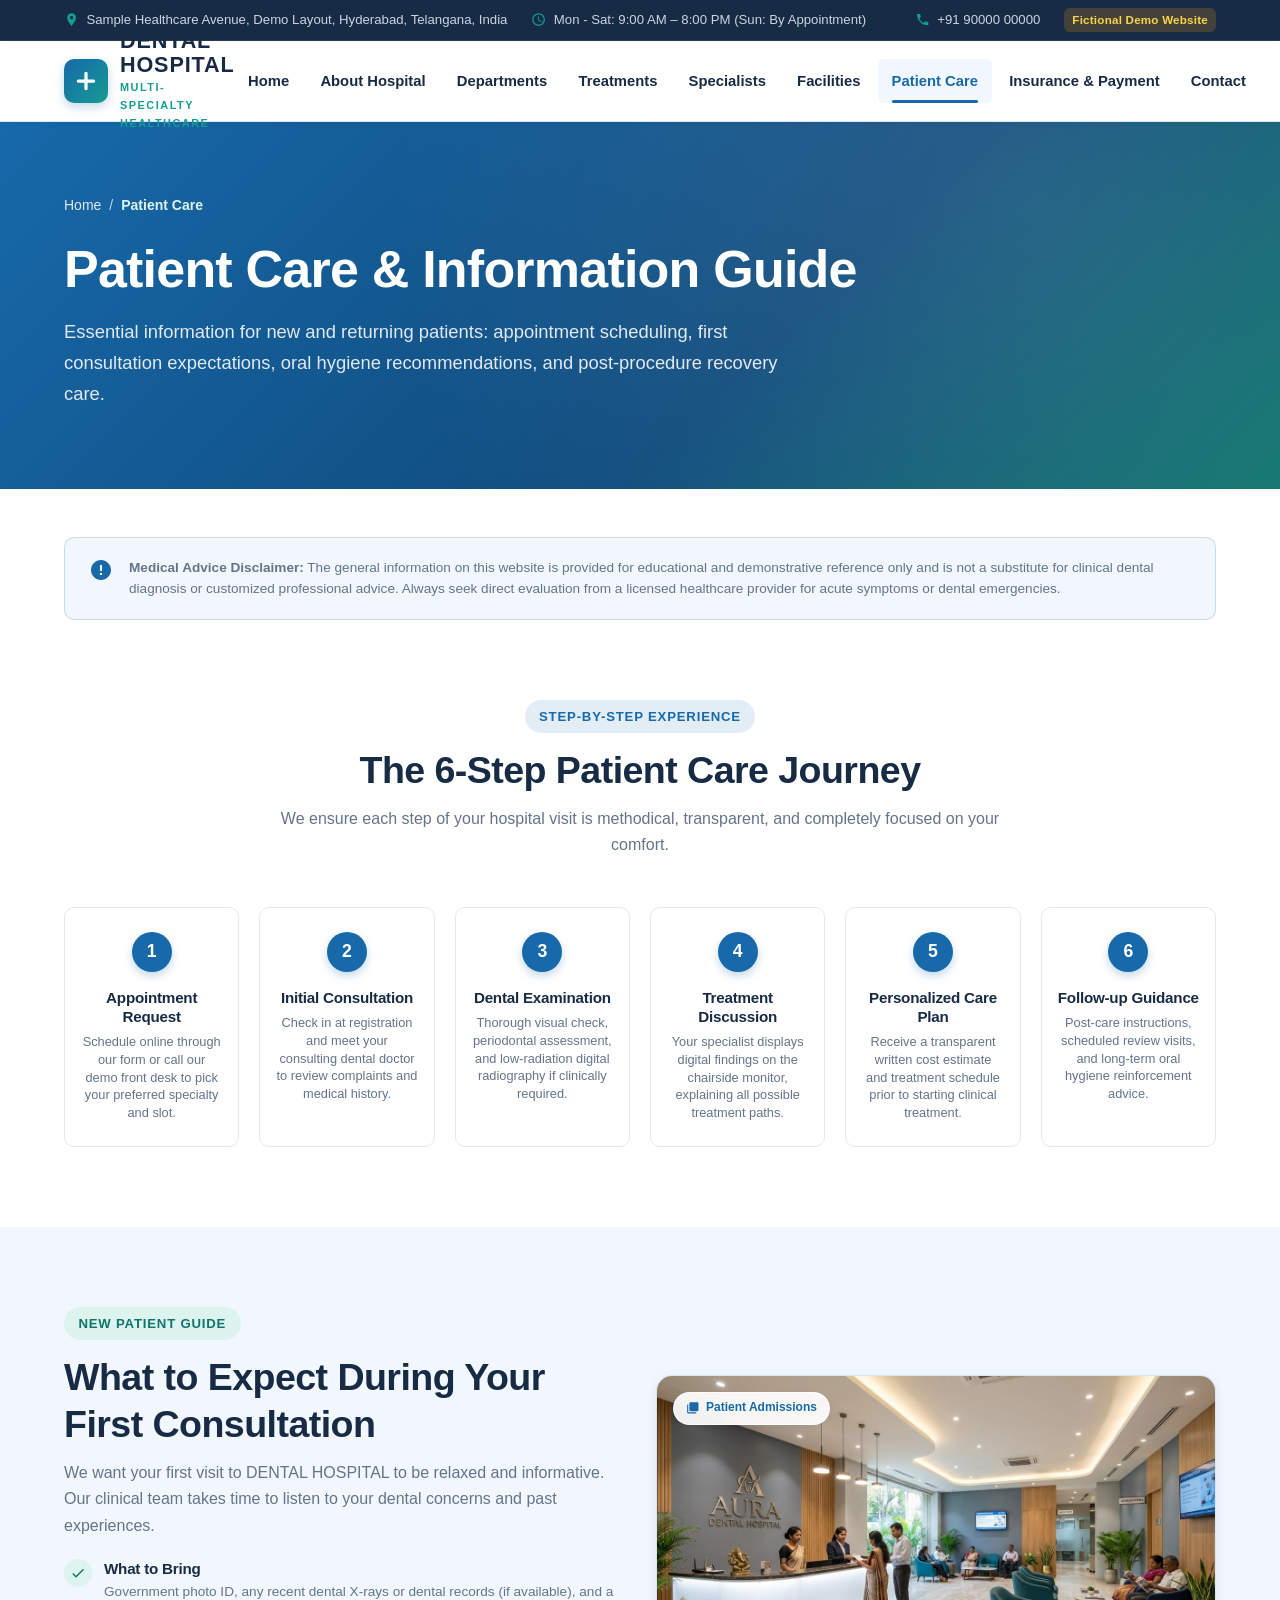
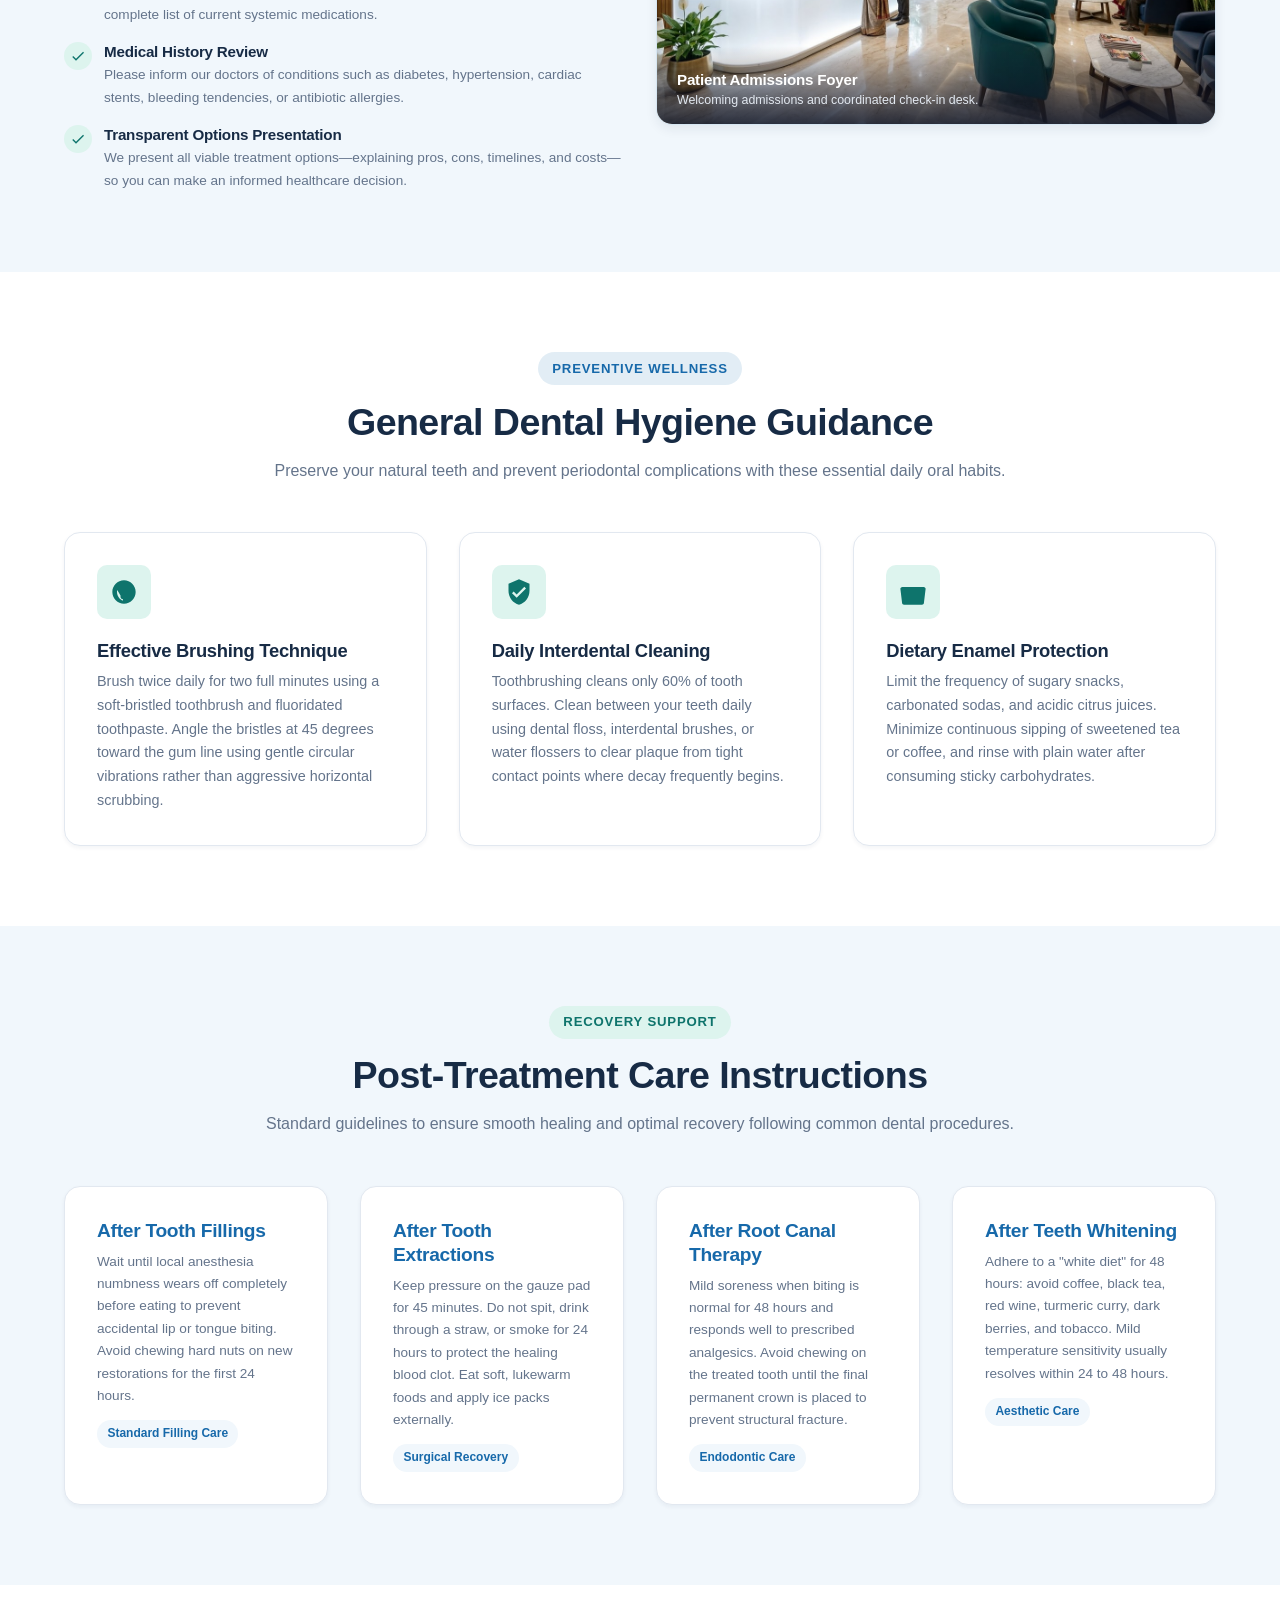
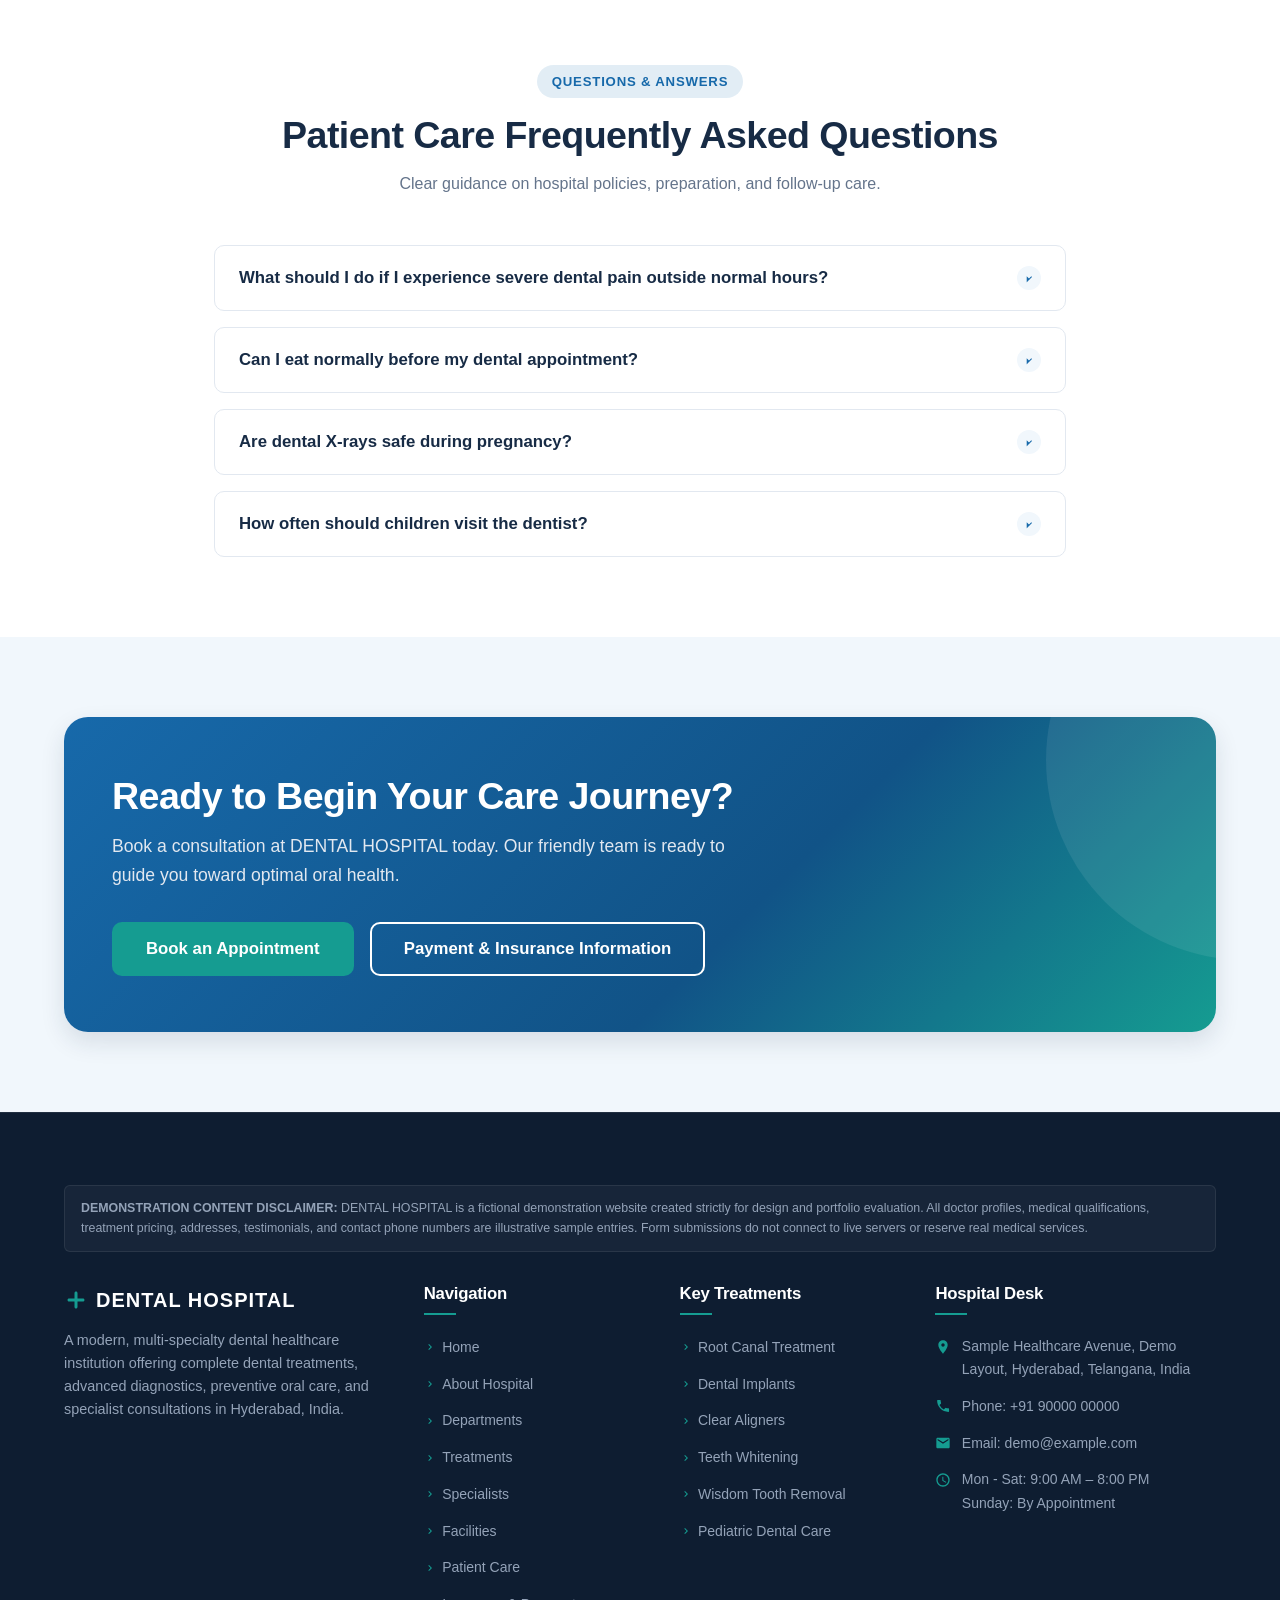
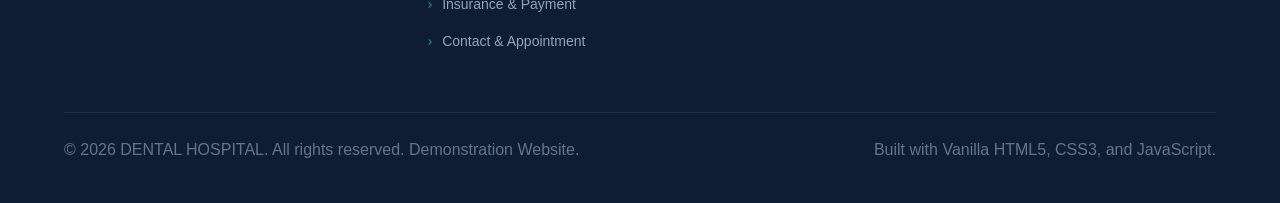
<file: patient-care.html>
<!DOCTYPE html>
<html lang="en">
<head>
  <meta charset="UTF-8">
  <meta name="viewport" content="width=device-width, initial-scale=1.0">
  <title>Patient Care & Information | DENTAL HOSPITAL - Patient Guides & FAQs</title>
  <meta name="description" content="Helpful patient care guides, first visit expectations, hygiene guidance, post-treatment care instructions, and FAQs at DENTAL HOSPITAL.">
  <link rel="stylesheet" href="css/style.css">
</head>
<body>

  <!-- TOP EMERGENCY & ANNOUNCEMENT BAR -->
  <aside class="top-bar" aria-label="Hospital Contact and Hours">
    <div class="container top-bar-inner">
      <div class="top-bar-left">
        <div class="top-bar-item">
          <svg viewBox="0 0 24 24"><path d="M12 2C8.13 2 5 5.13 5 9c0 5.25 7 13 7 13s7-7.75 7-13c0-3.87-3.13-7-7-7zm0 9.5c-1.38 0-2.5-1.12-2.5-2.5s1.12-2.5 2.5-2.5 2.5 1.12 2.5 2.5-1.12 2.5-2.5 2.5z"/></svg>
          <span>Sample Healthcare Avenue, Demo Layout, Hyderabad, Telangana, India</span>
        </div>
        <div class="top-bar-item">
          <svg viewBox="0 0 24 24"><path d="M11.99 2C6.47 2 2 6.48 2 12s4.47 10 9.99 10C17.52 22 22 17.52 22 12S17.52 2 11.99 2zM12 20c-4.42 0-8-3.58-8-8s3.58-8 8-8 8 3.58 8 8-3.58 8-8 8zm.5-13H11v6l5.25 3.15.75-1.23-4.5-2.67z"/></svg>
          <span>Mon - Sat: 9:00 AM – 8:00 PM (Sun: By Appointment)</span>
        </div>
      </div>
      <div class="top-bar-right">
        <div class="top-bar-item">
          <svg viewBox="0 0 24 24"><path d="M20.01 15.38c-1.23 0-2.42-.2-3.53-.56a.977.977 0 00-1.01.24l-2.2 2.2a15.053 15.053 0 01-6.59-6.59l2.2-2.21a.96.96 0 00.25-1.01A11.36 11.36 0 018.57 3.9c0-.5-.4-.9-.9-.9H4.07c-.5 0-.9.4-.9.9 0 9.38 7.63 17.01 17.01 17.01.5 0 .9-.4.9-.9v-3.62c0-.51-.4-.91-.9-.91z"/></svg>
          <a href="tel:+919000000000">+91 90000 00000</a>
        </div>
        <span class="demo-tag-indicator">Fictional Demo Website</span>
      </div>
    </div>
  </aside>

  <!-- MAIN NAVIGATION HEADER -->
  <header class="main-header">
    <div class="container navbar">
      <a href="index.html" class="logo" aria-label="DENTAL HOSPITAL Home">
        <div class="logo-icon">
          <svg viewBox="0 0 24 24">
            <path d="M19 10.5h-5.5V5c0-.83-.67-1.5-1.5-1.5s-1.5.67-1.5 1.5v5.5H5c-.83 0-1.5.67-1.5 1.5s.67 1.5 1.5 1.5h5.5V19c0 .83.67 1.5 1.5 1.5s1.5-.67 1.5-1.5v-5.5H19c.83 0 1.5-.67 1.5-1.5s-.67-1.5-1.5-1.5z"/>
          </svg>
        </div>
        <div class="logo-text-wrap">
          <span class="logo-title">DENTAL HOSPITAL</span>
          <span class="logo-subtitle">Multi-Specialty Healthcare</span>
        </div>
      </a>

      <div class="nav-menu-wrapper" id="navMenuWrapper">
        <nav aria-label="Main Navigation">
          <ul class="nav-menu">
            <li><a href="index.html" class="nav-link">Home</a></li>
            <li><a href="about.html" class="nav-link">About Hospital</a></li>
            <li><a href="departments.html" class="nav-link">Departments</a></li>
            <li><a href="treatments.html" class="nav-link">Treatments</a></li>
            <li><a href="specialists.html" class="nav-link">Specialists</a></li>
            <li><a href="facilities.html" class="nav-link">Facilities</a></li>
            <li><a href="patient-care.html" class="nav-link active">Patient Care</a></li>
            <li><a href="insurance-payment.html" class="nav-link">Insurance & Payment</a></li>
            <li><a href="contact.html" class="nav-link">Contact</a></li>
          </ul>
        </nav>
        <div class="nav-actions">
          <a href="contact.html" class="btn btn-primary btn-sm">Book Appointment</a>
        </div>
      </div>

      <button class="nav-toggle" id="navToggle" aria-label="Toggle navigation menu" aria-expanded="false">
        <span></span>
        <span></span>
        <span></span>
      </button>
    </div>
  </header>

  <main id="main-content">
    <!-- PAGE HERO & BREADCRUMBS -->
    <section class="page-hero">
      <div class="container">
        <nav class="breadcrumbs" aria-label="Breadcrumb">
          <a href="index.html">Home</a>
          <span>/</span>
          <span class="current">Patient Care</span>
        </nav>
        <h1>Patient Care & Information Guide</h1>
        <p class="lead">
          Essential information for new and returning patients: appointment scheduling, first consultation expectations, oral hygiene recommendations, and post-procedure recovery care.
        </p>
      </div>
    </section>

    <!-- MEDICAL DISCLAIMER BANNER -->
    <section class="section-sm section-bg-white" style="padding-bottom: 0;">
      <div class="container">
        <div class="medical-disclaimer-card" style="margin-top: 0;">
          <svg viewBox="0 0 24 24"><path d="M12 2C6.48 2 2 6.48 2 12s4.48 10 10 10 10-4.48 10-10S17.52 2 12 2zm1 15h-2v-2h2v2zm0-4h-2V7h2v6z"/></svg>
          <p>
            <strong>Medical Advice Disclaimer:</strong> The general information on this website is provided for educational and demonstrative reference only and is not a substitute for clinical dental diagnosis or customized professional advice. Always seek direct evaluation from a licensed healthcare provider for acute symptoms or dental emergencies.
          </p>
        </div>
      </div>
    </section>

    <!-- STEP-BY-STEP PATIENT CARE JOURNEY -->
    <section class="section section-bg-white">
      <div class="container">
        <div class="section-header text-center">
          <span class="section-tag tag-blue">Step-by-Step Experience</span>
          <h2>The 6-Step Patient Care Journey</h2>
          <p>We ensure each step of your hospital visit is methodical, transparent, and completely focused on your comfort.</p>
        </div>

        <div class="journey-timeline">
          <div class="journey-step">
            <div class="step-number">1</div>
            <h4>Appointment Request</h4>
            <p>Schedule online through our form or call our demo front desk to pick your preferred specialty and slot.</p>
          </div>
          <div class="journey-step">
            <div class="step-number">2</div>
            <h4>Initial Consultation</h4>
            <p>Check in at registration and meet your consulting dental doctor to review complaints and medical history.</p>
          </div>
          <div class="journey-step">
            <div class="step-number">3</div>
            <h4>Dental Examination</h4>
            <p>Thorough visual check, periodontal assessment, and low-radiation digital radiography if clinically required.</p>
          </div>
          <div class="journey-step">
            <div class="step-number">4</div>
            <h4>Treatment Discussion</h4>
            <p>Your specialist displays digital findings on the chairside monitor, explaining all possible treatment paths.</p>
          </div>
          <div class="journey-step">
            <div class="step-number">5</div>
            <h4>Personalized Care Plan</h4>
            <p>Receive a transparent written cost estimate and treatment schedule prior to starting clinical treatment.</p>
          </div>
          <div class="journey-step">
            <div class="step-number">6</div>
            <h4>Follow-up Guidance</h4>
            <p>Post-care instructions, scheduled review visits, and long-term oral hygiene reinforcement advice.</p>
          </div>
        </div>
      </div>
    </section>

    <!-- FIRST VISIT EXPECTATIONS & PREPARATION GUIDELINES -->
    <section class="section section-bg-light">
      <div class="container">
        <div class="grid grid-2 align-center">
          <div>
            <span class="section-tag">New Patient Guide</span>
            <h2>What to Expect During Your First Consultation</h2>
            <p>
              We want your first visit to DENTAL HOSPITAL to be relaxed and informative. Our clinical team takes time to listen to your dental concerns and past experiences.
            </p>
            <div style="display: flex; flex-direction: column; gap: 1rem; margin-top: 1.25rem;">
              <div style="display: flex; gap: 0.75rem; align-items: flex-start;">
                <div style="width: 28px; height: 28px; border-radius: 50%; background: var(--color-accent); color: var(--color-secondary-dark); display: flex; align-items: center; justify-content: center; flex-shrink: 0;">
                  <svg style="width: 16px; height: 16px; fill: currentColor;" viewBox="0 0 24 24"><path d="M9 16.17L4.83 12l-1.42 1.41L9 19 21 7l-1.41-1.41z"/></svg>
                </div>
                <div>
                  <h4 style="font-size: 0.95rem; margin-bottom: 0.2rem;">What to Bring</h4>
                  <p style="font-size: 0.85rem; margin: 0;">Government photo ID, any recent dental X-rays or dental records (if available), and a complete list of current systemic medications.</p>
                </div>
              </div>

              <div style="display: flex; gap: 0.75rem; align-items: flex-start;">
                <div style="width: 28px; height: 28px; border-radius: 50%; background: var(--color-accent); color: var(--color-secondary-dark); display: flex; align-items: center; justify-content: center; flex-shrink: 0;">
                  <svg style="width: 16px; height: 16px; fill: currentColor;" viewBox="0 0 24 24"><path d="M9 16.17L4.83 12l-1.42 1.41L9 19 21 7l-1.41-1.41z"/></svg>
                </div>
                <div>
                  <h4 style="font-size: 0.95rem; margin-bottom: 0.2rem;">Medical History Review</h4>
                  <p style="font-size: 0.85rem; margin: 0;">Please inform our doctors of conditions such as diabetes, hypertension, cardiac stents, bleeding tendencies, or antibiotic allergies.</p>
                </div>
              </div>

              <div style="display: flex; gap: 0.75rem; align-items: flex-start;">
                <div style="width: 28px; height: 28px; border-radius: 50%; background: var(--color-accent); color: var(--color-secondary-dark); display: flex; align-items: center; justify-content: center; flex-shrink: 0;">
                  <svg style="width: 16px; height: 16px; fill: currentColor;" viewBox="0 0 24 24"><path d="M9 16.17L4.83 12l-1.42 1.41L9 19 21 7l-1.41-1.41z"/></svg>
                </div>
                <div>
                  <h4 style="font-size: 0.95rem; margin-bottom: 0.2rem;">Transparent Options Presentation</h4>
                  <p style="font-size: 0.85rem; margin: 0;">We present all viable treatment options—explaining pros, cons, timelines, and costs—so you can make an informed healthcare decision.</p>
                </div>
              </div>
            </div>
          </div>

          <!-- REUSABLE IMAGE: dental-hospital-interior -->
          <div>
            <div class="img-container" role="img" aria-label="Hospital Reception Consultation Setting">
              <div class="img-badge">
                <svg viewBox="0 0 24 24"><path d="M4 6H2v14c0 1.1.9 2 2 2h14v-2H4V6zm16-4H8c-1.1 0-2 .9-2 2v12c0 1.1.9 2 2 2h12c1.1 0 2-.9 2-2V4c0-1.1-.9-2-2-2z"/></svg>
                <span>Patient Admissions</span>
              </div>
              <img src="assets/images/dental-hospital-interior.jpg" alt="Hospital Reception Consultation and Check-in Foyer" loading="lazy" width="800" height="500">
              <div class="img-caption-overlay">
                <h4>Patient Admissions Foyer</h4>
                <p>Welcoming admissions and coordinated check-in desk.</p>
              </div>
            </div>
          </div>
        </div>
      </div>
    </section>

    <!-- ORAL HEALTH HYGIENE TIPS -->
    <section class="section section-bg-white">
      <div class="container">
        <div class="section-header text-center">
          <span class="section-tag tag-blue">Preventive Wellness</span>
          <h2>General Dental Hygiene Guidance</h2>
          <p>Preserve your natural teeth and prevent periodontal complications with these essential daily oral habits.</p>
        </div>

        <div class="grid grid-3">
          <div class="feature-card">
            <div class="feature-icon-box">
              <svg viewBox="0 0 24 24"><path d="M12 2C6.48 2 2 6.48 2 12s4.48 10 10 10 10-4.48 10-10S17.52 2 12 2zm1 17.93c-3.95-.49-7-3.85-7-7.93 0-.62.08-1.21.21-1.79L9 15v1c0 1.1.9 2 2 2v1.93z"/></svg>
            </div>
            <h3>Effective Brushing Technique</h3>
            <p>Brush twice daily for two full minutes using a soft-bristled toothbrush and fluoridated toothpaste. Angle the bristles at 45 degrees toward the gum line using gentle circular vibrations rather than aggressive horizontal scrubbing.</p>
          </div>

          <div class="feature-card">
            <div class="feature-icon-box">
              <svg viewBox="0 0 24 24"><path d="M12 1L3 5v6c0 5.55 3.84 10.74 9 12 5.16-1.26 9-6.45 9-12V5l-9-4zm-2 16l-4-4 1.41-1.41L10 14.17l6.59-6.59L18 9l-8 8z"/></svg>
            </div>
            <h3>Daily Interdental Cleaning</h3>
            <p>Toothbrushing cleans only 60% of tooth surfaces. Clean between your teeth daily using dental floss, interdental brushes, or water flossers to clear plaque from tight contact points where decay frequently begins.</p>
          </div>

          <div class="feature-card">
            <div class="feature-icon-box">
              <svg viewBox="0 0 24 24"><path d="M18.06 22.99h1.66c.84 0 1.53-.64 1.63-1.48l1.45-12.01c.12-.99-.66-1.87-1.66-1.87H2.86c-1 0-1.78.88-1.66 1.87l1.45 12.01c.1.84.79 1.48 1.63 1.48h1.66"/></svg>
            </div>
            <h3>Dietary Enamel Protection</h3>
            <p>Limit the frequency of sugary snacks, carbonated sodas, and acidic citrus juices. Minimize continuous sipping of sweetened tea or coffee, and rinse with plain water after consuming sticky carbohydrates.</p>
          </div>
        </div>
      </div>
    </section>

    <!-- POST-TREATMENT CARE GUIDANCE -->
    <section class="section section-bg-light">
      <div class="container">
        <div class="section-header text-center">
          <span class="section-tag">Recovery Support</span>
          <h2>Post-Treatment Care Instructions</h2>
          <p>Standard guidelines to ensure smooth healing and optimal recovery following common dental procedures.</p>
        </div>

        <div class="grid grid-4">
          <div class="pricing-card">
            <h4 style="color: var(--color-primary); margin-bottom: 0.5rem;">After Tooth Fillings</h4>
            <p style="font-size: 0.85rem; margin-bottom: 0.75rem;">Wait until local anesthesia numbness wears off completely before eating to prevent accidental lip or tongue biting. Avoid chewing hard nuts on new restorations for the first 24 hours.</p>
            <span class="badge badge-primary">Standard Filling Care</span>
          </div>

          <div class="pricing-card">
            <h4 style="color: var(--color-primary); margin-bottom: 0.5rem;">After Tooth Extractions</h4>
            <p style="font-size: 0.85rem; margin-bottom: 0.75rem;">Keep pressure on the gauze pad for 45 minutes. Do not spit, drink through a straw, or smoke for 24 hours to protect the healing blood clot. Eat soft, lukewarm foods and apply ice packs externally.</p>
            <span class="badge badge-primary">Surgical Recovery</span>
          </div>

          <div class="pricing-card">
            <h4 style="color: var(--color-primary); margin-bottom: 0.5rem;">After Root Canal Therapy</h4>
            <p style="font-size: 0.85rem; margin-bottom: 0.75rem;">Mild soreness when biting is normal for 48 hours and responds well to prescribed analgesics. Avoid chewing on the treated tooth until the final permanent crown is placed to prevent structural fracture.</p>
            <span class="badge badge-primary">Endodontic Care</span>
          </div>

          <div class="pricing-card">
            <h4 style="color: var(--color-primary); margin-bottom: 0.5rem;">After Teeth Whitening</h4>
            <p style="font-size: 0.85rem; margin-bottom: 0.75rem;">Adhere to a "white diet" for 48 hours: avoid coffee, black tea, red wine, turmeric curry, dark berries, and tobacco. Mild temperature sensitivity usually resolves within 24 to 48 hours.</p>
            <span class="badge badge-primary">Aesthetic Care</span>
          </div>
        </div>
      </div>
    </section>

    <!-- PATIENT CARE FAQS -->
    <section class="section section-bg-white">
      <div class="container container-narrow">
        <div class="section-header text-center">
          <span class="section-tag tag-blue">Questions & Answers</span>
          <h2>Patient Care Frequently Asked Questions</h2>
          <p>Clear guidance on hospital policies, preparation, and follow-up care.</p>
        </div>

        <div class="faq-list">
          <div class="faq-item">
            <button class="faq-question" aria-expanded="false">
              <span>What should I do if I experience severe dental pain outside normal hours?</span>
              <div class="faq-icon"><svg viewBox="0 0 24 24"><path d="M7.41 8.59L12 13.17l4.59-4.58L18 10l-6 6-6 6 1.41-1.41z"/></svg></div>
            </button>
            <div class="faq-answer">
              <p>For acute dental trauma, severe facial swelling, or uncontrolled bleeding, please contact our demo triage line at +91 90000 00000. In case of systemic airway obstruction or unconsciousness, always visit the nearest general hospital emergency department immediately.</p>
            </div>
          </div>

          <div class="faq-item">
            <button class="faq-question" aria-expanded="false">
              <span>Can I eat normally before my dental appointment?</span>
              <div class="faq-icon"><svg viewBox="0 0 24 24"><path d="M7.41 8.59L12 13.17l4.59-4.58L18 10l-6 6-6 6 1.41-1.41z"/></svg></div>
            </button>
            <div class="faq-answer">
              <p>For routine consultations, cleanings, and simple fillings, having a light meal 1 to 2 hours prior is recommended. However, if you are scheduled for minor surgery or sedation procedures, follow the fasting instructions provided during your pre-operative assessment.</p>
            </div>
          </div>

          <div class="faq-item">
            <button class="faq-question" aria-expanded="false">
              <span>Are dental X-rays safe during pregnancy?</span>
              <div class="faq-icon"><svg viewBox="0 0 24 24"><path d="M7.41 8.59L12 13.17l4.59-4.58L18 10l-6 6-6 6 1.41-1.41z"/></svg></div>
            </button>
            <div class="faq-answer">
              <p>Non-urgent elective dental X-rays are generally postponed during pregnancy. However, if an acute dental infection requires diagnostic imaging, our low-radiation digital sensors paired with lead aprons and thyroid collars ensure maximum maternal and fetal safety.</p>
            </div>
          </div>

          <div class="faq-item">
            <button class="faq-question" aria-expanded="false">
              <span>How often should children visit the dentist?</span>
              <div class="faq-icon"><svg viewBox="0 0 24 24"><path d="M7.41 8.59L12 13.17l4.59-4.58L18 10l-6 6-6 6 1.41-1.41z"/></svg></div>
            </button>
            <div class="faq-answer">
              <p>Children should have their first dental visit around their first birthday or when their first tooth appears. Regular routine check-ups every 6 months allow early detection of milk tooth decay and monitoring of jaw development.</p>
            </div>
          </div>
        </div>
      </div>
    </section>

    <!-- APPOINTMENT CTA -->
    <section class="section section-bg-light">
      <div class="container">
        <div class="cta-banner">
          <h2>Ready to Begin Your Care Journey?</h2>
          <p>Book a consultation at DENTAL HOSPITAL today. Our friendly team is ready to guide you toward optimal oral health.</p>
          <div class="flex gap-2 flex-wrap">
            <a href="contact.html" class="btn btn-secondary btn-lg">Book an Appointment</a>
            <a href="insurance-payment.html" class="btn btn-outline-white btn-lg">Payment & Insurance Information</a>
          </div>
        </div>
      </div>
    </section>
  </main>

  <!-- PROFESSIONAL FOOTER -->
  <footer class="main-footer">
    <div class="container">
      <div class="footer-disclaimer-box">
        <strong>DEMONSTRATION CONTENT DISCLAIMER:</strong>
        DENTAL HOSPITAL is a fictional demonstration website created strictly for design and portfolio evaluation. All doctor profiles, medical qualifications, treatment pricing, addresses, testimonials, and contact phone numbers are illustrative sample entries. Form submissions do not connect to live servers or reserve real medical services.
      </div>

      <div class="footer-grid">
        <div class="footer-col footer-about">
          <div class="footer-logo-text">
            <svg viewBox="0 0 24 24"><path d="M19 10.5h-5.5V5c0-.83-.67-1.5-1.5-1.5s-1.5.67-1.5 1.5v5.5H5c-.83 0-1.5.67-1.5 1.5s.67 1.5 1.5 1.5h5.5V19c0 .83.67 1.5 1.5 1.5s1.5-.67 1.5-1.5v-5.5H19c.83 0 1.5-.67 1.5-1.5s-.67-1.5-1.5-1.5z"/></svg>
            <span>DENTAL HOSPITAL</span>
          </div>
          <p>A modern, multi-specialty dental healthcare institution offering complete dental treatments, advanced diagnostics, preventive oral care, and specialist consultations in Hyderabad, India.</p>
        </div>

        <div class="footer-col">
          <h4>Navigation</h4>
          <ul class="footer-links">
            <li><a href="index.html"><svg viewBox="0 0 24 24"><path d="M8.59 16.59L13.17 12 8.59 7.41 10 6l6 6-6 6-1.41-1.41z"/></svg> Home</a></li>
            <li><a href="about.html"><svg viewBox="0 0 24 24"><path d="M8.59 16.59L13.17 12 8.59 7.41 10 6l6 6-6 6-1.41-1.41z"/></svg> About Hospital</a></li>
            <li><a href="departments.html"><svg viewBox="0 0 24 24"><path d="M8.59 16.59L13.17 12 8.59 7.41 10 6l6 6-6 6-1.41-1.41z"/></svg> Departments</a></li>
            <li><a href="treatments.html"><svg viewBox="0 0 24 24"><path d="M8.59 16.59L13.17 12 8.59 7.41 10 6l6 6-6 6-1.41-1.41z"/></svg> Treatments</a></li>
            <li><a href="specialists.html"><svg viewBox="0 0 24 24"><path d="M8.59 16.59L13.17 12 8.59 7.41 10 6l6 6-6 6-1.41-1.41z"/></svg> Specialists</a></li>
            <li><a href="facilities.html"><svg viewBox="0 0 24 24"><path d="M8.59 16.59L13.17 12 8.59 7.41 10 6l6 6-6 6-1.41-1.41z"/></svg> Facilities</a></li>
            <li><a href="patient-care.html"><svg viewBox="0 0 24 24"><path d="M8.59 16.59L13.17 12 8.59 7.41 10 6l6 6-6 6-1.41-1.41z"/></svg> Patient Care</a></li>
            <li><a href="insurance-payment.html"><svg viewBox="0 0 24 24"><path d="M8.59 16.59L13.17 12 8.59 7.41 10 6l6 6-6 6-1.41-1.41z"/></svg> Insurance & Payment</a></li>
            <li><a href="contact.html"><svg viewBox="0 0 24 24"><path d="M8.59 16.59L13.17 12 8.59 7.41 10 6l6 6-6 6-1.41-1.41z"/></svg> Contact & Appointment</a></li>
          </ul>
        </div>

        <div class="footer-col">
          <h4>Key Treatments</h4>
          <ul class="footer-links">
            <li><a href="treatments.html"><svg viewBox="0 0 24 24"><path d="M8.59 16.59L13.17 12 8.59 7.41 10 6l6 6-6 6-1.41-1.41z"/></svg> Root Canal Treatment</a></li>
            <li><a href="treatments.html"><svg viewBox="0 0 24 24"><path d="M8.59 16.59L13.17 12 8.59 7.41 10 6l6 6-6 6-1.41-1.41z"/></svg> Dental Implants</a></li>
            <li><a href="treatments.html"><svg viewBox="0 0 24 24"><path d="M8.59 16.59L13.17 12 8.59 7.41 10 6l6 6-6 6-1.41-1.41z"/></svg> Clear Aligners</a></li>
            <li><a href="treatments.html"><svg viewBox="0 0 24 24"><path d="M8.59 16.59L13.17 12 8.59 7.41 10 6l6 6-6 6-1.41-1.41z"/></svg> Teeth Whitening</a></li>
            <li><a href="treatments.html"><svg viewBox="0 0 24 24"><path d="M8.59 16.59L13.17 12 8.59 7.41 10 6l6 6-6 6-1.41-1.41z"/></svg> Wisdom Tooth Removal</a></li>
            <li><a href="treatments.html"><svg viewBox="0 0 24 24"><path d="M8.59 16.59L13.17 12 8.59 7.41 10 6l6 6-6 6-1.41-1.41z"/></svg> Pediatric Dental Care</a></li>
          </ul>
        </div>

        <div class="footer-col">
          <h4>Hospital Desk</h4>
          <div class="footer-contact-list">
            <div class="footer-contact-item">
              <svg viewBox="0 0 24 24"><path d="M12 2C8.13 2 5 5.13 5 9c0 5.25 7 13 7 13s7-7.75 7-13c0-3.87-3.13-7-7-7zm0 9.5c-1.38 0-2.5-1.12-2.5-2.5s1.12-2.5 2.5-2.5 2.5 1.12 2.5 2.5-1.12 2.5-2.5 2.5z"/></svg>
              <span>Sample Healthcare Avenue, Demo Layout, Hyderabad, Telangana, India</span>
            </div>
            <div class="footer-contact-item">
              <svg viewBox="0 0 24 24"><path d="M20.01 15.38c-1.23 0-2.42-.2-3.53-.56a.977.977 0 00-1.01.24l-2.2 2.2a15.053 15.053 0 01-6.59-6.59l2.2-2.21a.96.96 0 00.25-1.01A11.36 11.36 0 018.57 3.9c0-.5-.4-.9-.9-.9H4.07c-.5 0-.9.4-.9.9 0 9.38 7.63 17.01 17.01 17.01.5 0 .9-.4.9-.9v-3.62c0-.51-.4-.91-.9-.91z"/></svg>
              <span>Phone: <a href="tel:+919000000000">+91 90000 00000</a></span>
            </div>
            <div class="footer-contact-item">
              <svg viewBox="0 0 24 24"><path d="M20 4H4c-1.1 0-1.99.9-1.99 2L2 18c0 1.1.9 2 2 2h16c1.1 0 2-.9 2-2V6c0-1.1-.9-2-2-2zm0 4l-8 5-8-5V6l8 5 8-5v2z"/></svg>
              <span>Email: <a href="mailto:demo@example.com">demo@example.com</a></span>
            </div>
            <div class="footer-contact-item">
              <svg viewBox="0 0 24 24"><path d="M11.99 2C6.47 2 2 6.48 2 12s4.47 10 9.99 10C17.52 22 22 17.52 22 12S17.52 2 11.99 2zM12 20c-4.42 0-8-3.58-8-8s3.58-8 8-8 8 3.58 8 8-3.58 8-8 8zm.5-13H11v6l5.25 3.15.75-1.23-4.5-2.67z"/></svg>
              <span>Mon - Sat: 9:00 AM – 8:00 PM<br>Sunday: By Appointment</span>
            </div>
          </div>
        </div>
      </div>

      <div class="footer-bottom">
        <div class="footer-bottom-inner">
          <p>&copy; 2026 DENTAL HOSPITAL. All rights reserved. Demonstration Website.</p>
          <p>Built with Vanilla HTML5, CSS3, and JavaScript.</p>
        </div>
      </div>
    </div>
  </footer>

  <button class="back-to-top" id="backToTop" aria-label="Scroll back to top">
    <svg viewBox="0 0 24 24"><path d="M7.41 15.41L12 10.83l4.59 4.58L18 14l-6-6-6 6z"/></svg>
  </button>

  <script src="js/script.js"></script>
</body>
</html>
</file>
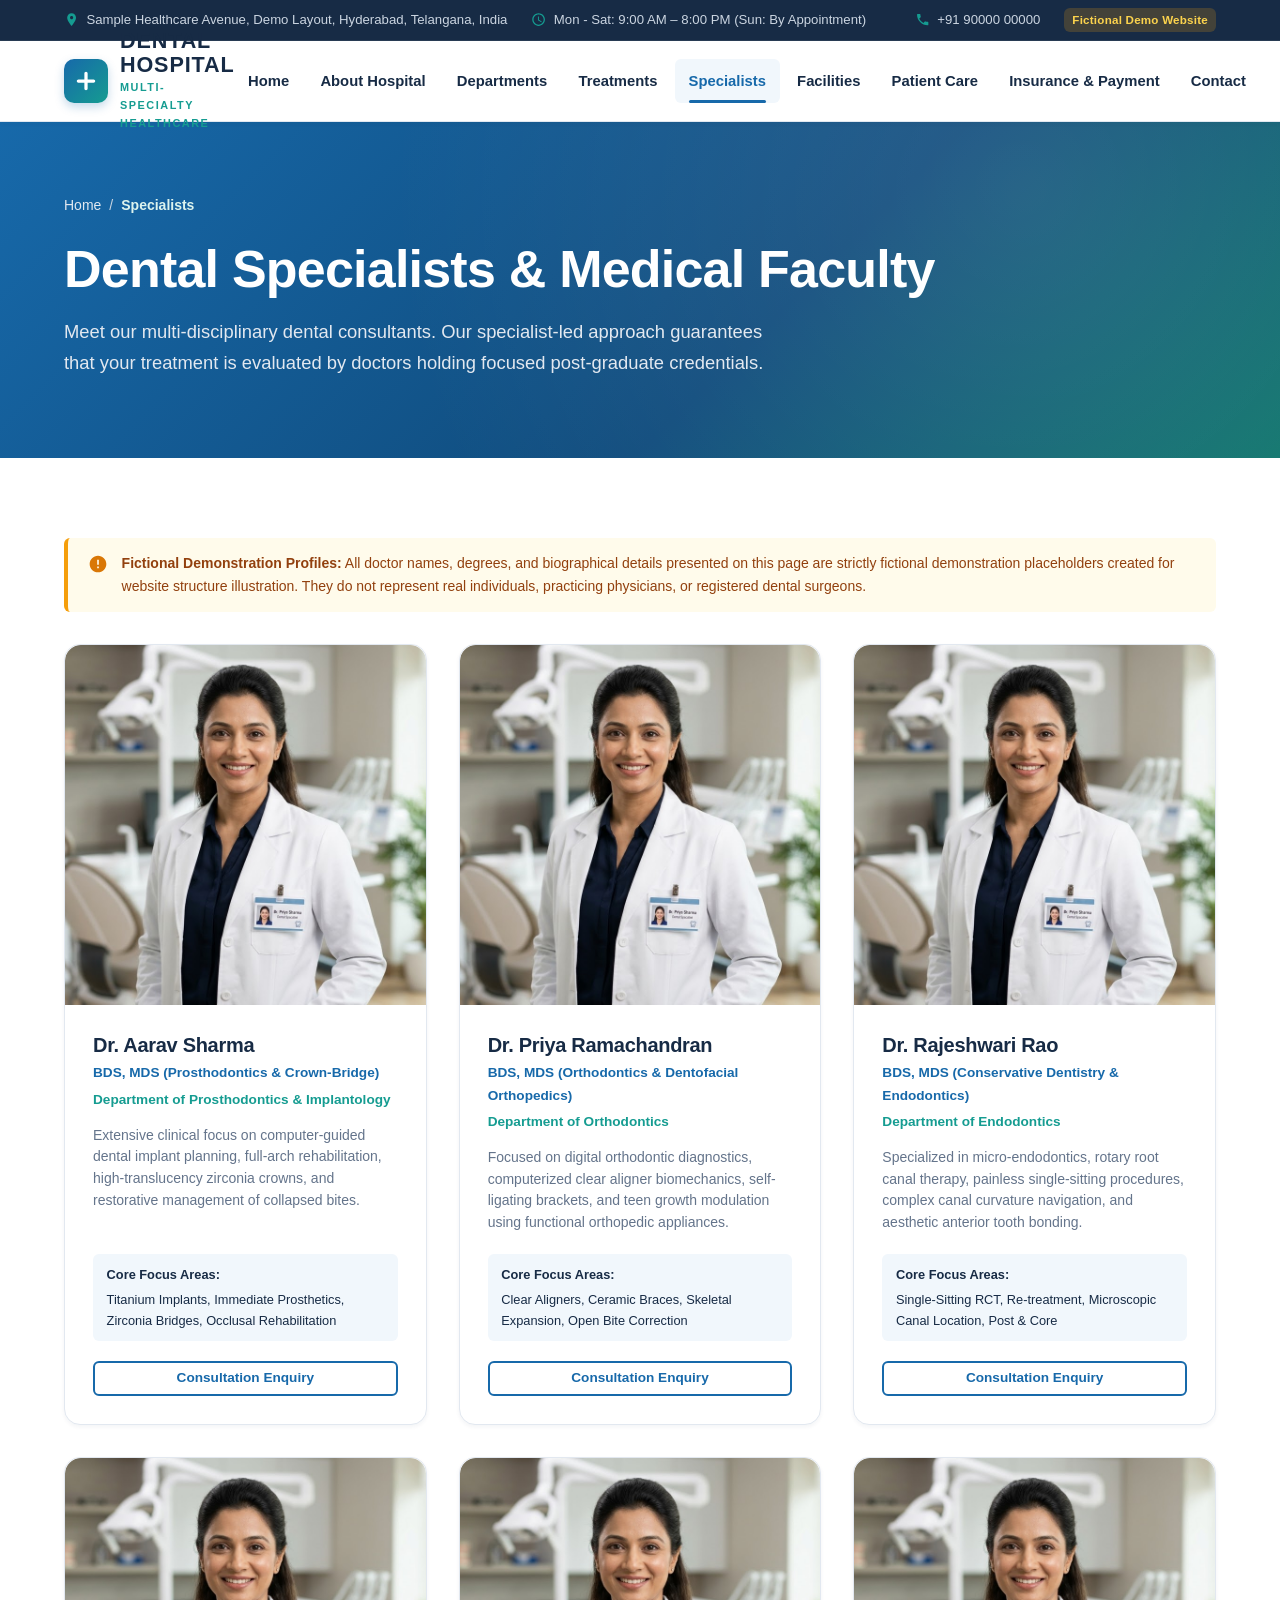
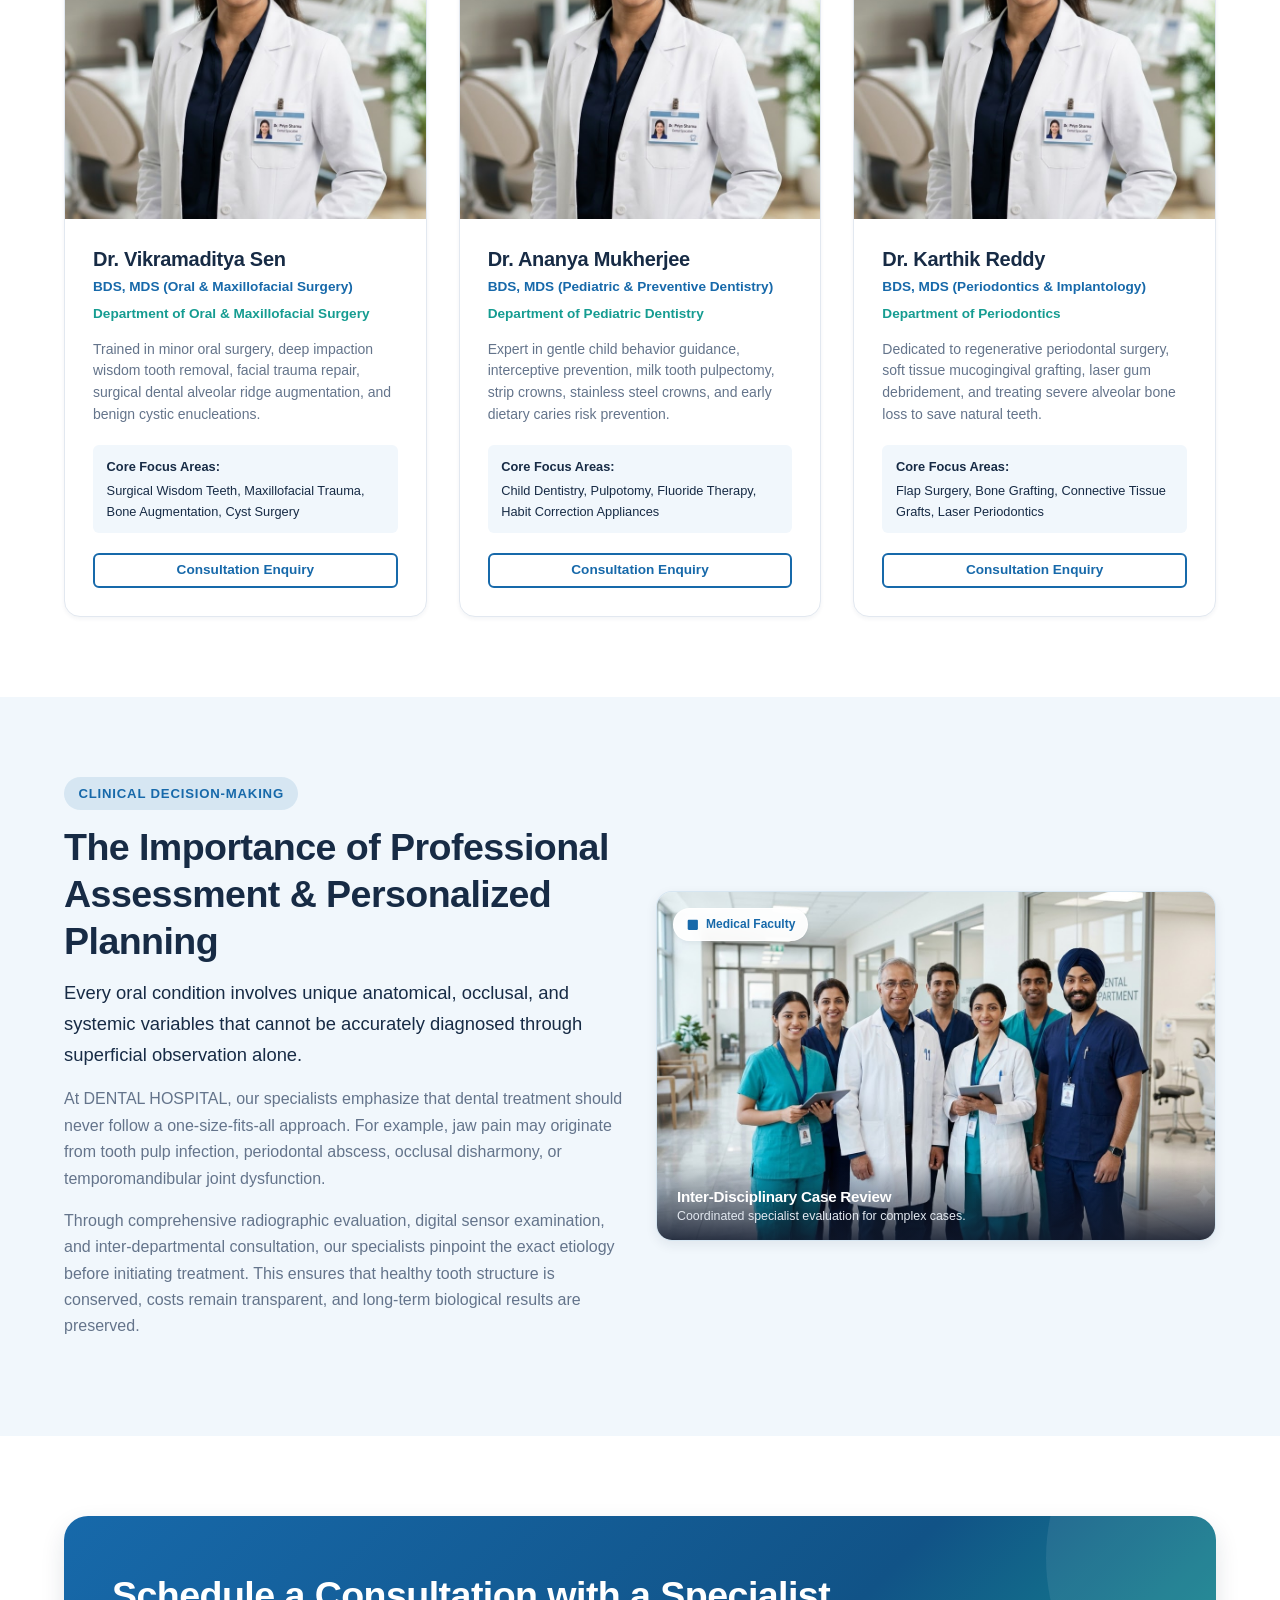
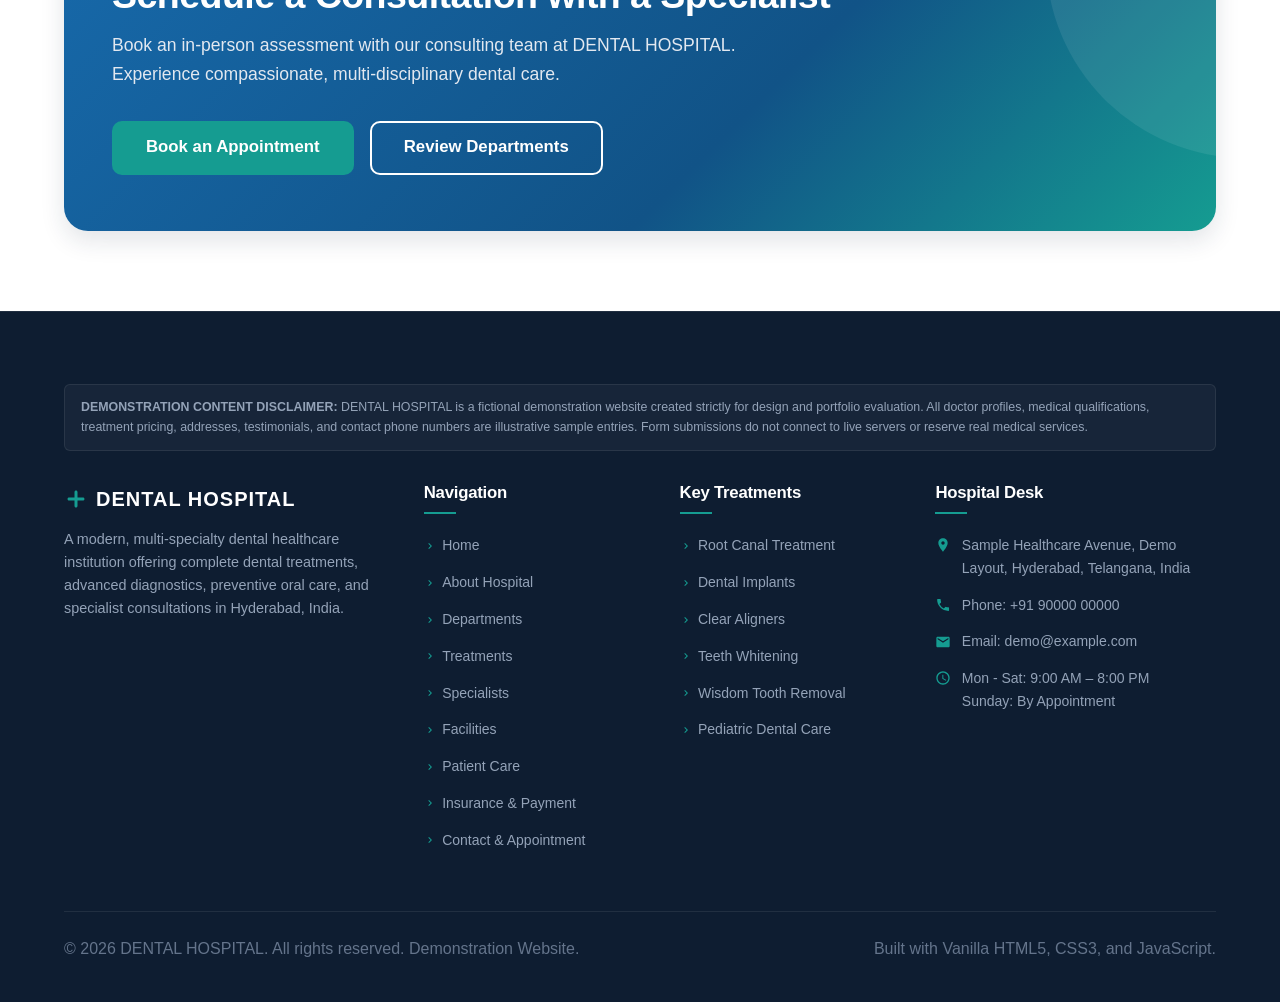
<file: specialists.html>
<!DOCTYPE html>
<html lang="en">
<head>
  <meta charset="UTF-8">
  <meta name="viewport" content="width=device-width, initial-scale=1.0">
  <title>Specialists & Doctors | DENTAL HOSPITAL - Dental Medical Faculty</title>
  <meta name="description" content="Meet the fictional dental specialists at DENTAL HOSPITAL including Prosthodontists, Orthodontists, Endodontists, Oral Surgeons, Pediatric Dentists, and Periodontists.">
  <link rel="stylesheet" href="css/style.css">
</head>
<body>

  <!-- TOP EMERGENCY & ANNOUNCEMENT BAR -->
  <aside class="top-bar" aria-label="Hospital Contact and Hours">
    <div class="container top-bar-inner">
      <div class="top-bar-left">
        <div class="top-bar-item">
          <svg viewBox="0 0 24 24"><path d="M12 2C8.13 2 5 5.13 5 9c0 5.25 7 13 7 13s7-7.75 7-13c0-3.87-3.13-7-7-7zm0 9.5c-1.38 0-2.5-1.12-2.5-2.5s1.12-2.5 2.5-2.5 2.5 1.12 2.5 2.5-1.12 2.5-2.5 2.5z"/></svg>
          <span>Sample Healthcare Avenue, Demo Layout, Hyderabad, Telangana, India</span>
        </div>
        <div class="top-bar-item">
          <svg viewBox="0 0 24 24"><path d="M11.99 2C6.47 2 2 6.48 2 12s4.47 10 9.99 10C17.52 22 22 17.52 22 12S17.52 2 11.99 2zM12 20c-4.42 0-8-3.58-8-8s3.58-8 8-8 8 3.58 8 8-3.58 8-8 8zm.5-13H11v6l5.25 3.15.75-1.23-4.5-2.67z"/></svg>
          <span>Mon - Sat: 9:00 AM – 8:00 PM (Sun: By Appointment)</span>
        </div>
      </div>
      <div class="top-bar-right">
        <div class="top-bar-item">
          <svg viewBox="0 0 24 24"><path d="M20.01 15.38c-1.23 0-2.42-.2-3.53-.56a.977.977 0 00-1.01.24l-2.2 2.2a15.053 15.053 0 01-6.59-6.59l2.2-2.21a.96.96 0 00.25-1.01A11.36 11.36 0 018.57 3.9c0-.5-.4-.9-.9-.9H4.07c-.5 0-.9.4-.9.9 0 9.38 7.63 17.01 17.01 17.01.5 0 .9-.4.9-.9v-3.62c0-.51-.4-.91-.9-.91z"/></svg>
          <a href="tel:+919000000000">+91 90000 00000</a>
        </div>
        <span class="demo-tag-indicator">Fictional Demo Website</span>
      </div>
    </div>
  </aside>

  <!-- MAIN NAVIGATION HEADER -->
  <header class="main-header">
    <div class="container navbar">
      <a href="index.html" class="logo" aria-label="DENTAL HOSPITAL Home">
        <div class="logo-icon">
          <svg viewBox="0 0 24 24">
            <path d="M19 10.5h-5.5V5c0-.83-.67-1.5-1.5-1.5s-1.5.67-1.5 1.5v5.5H5c-.83 0-1.5.67-1.5 1.5s.67 1.5 1.5 1.5h5.5V19c0 .83.67 1.5 1.5 1.5s1.5-.67 1.5-1.5v-5.5H19c.83 0 1.5-.67 1.5-1.5s-.67-1.5-1.5-1.5z"/>
          </svg>
        </div>
        <div class="logo-text-wrap">
          <span class="logo-title">DENTAL HOSPITAL</span>
          <span class="logo-subtitle">Multi-Specialty Healthcare</span>
        </div>
      </a>

      <div class="nav-menu-wrapper" id="navMenuWrapper">
        <nav aria-label="Main Navigation">
          <ul class="nav-menu">
            <li><a href="index.html" class="nav-link">Home</a></li>
            <li><a href="about.html" class="nav-link">About Hospital</a></li>
            <li><a href="departments.html" class="nav-link">Departments</a></li>
            <li><a href="treatments.html" class="nav-link">Treatments</a></li>
            <li><a href="specialists.html" class="nav-link active">Specialists</a></li>
            <li><a href="facilities.html" class="nav-link">Facilities</a></li>
            <li><a href="patient-care.html" class="nav-link">Patient Care</a></li>
            <li><a href="insurance-payment.html" class="nav-link">Insurance & Payment</a></li>
            <li><a href="contact.html" class="nav-link">Contact</a></li>
          </ul>
        </nav>
        <div class="nav-actions">
          <a href="contact.html" class="btn btn-primary btn-sm">Book Appointment</a>
        </div>
      </div>

      <button class="nav-toggle" id="navToggle" aria-label="Toggle navigation menu" aria-expanded="false">
        <span></span>
        <span></span>
        <span></span>
      </button>
    </div>
  </header>

  <main id="main-content">
    <!-- PAGE HERO & BREADCRUMBS -->
    <section class="page-hero">
      <div class="container">
        <nav class="breadcrumbs" aria-label="Breadcrumb">
          <a href="index.html">Home</a>
          <span>/</span>
          <span class="current">Specialists</span>
        </nav>
        <h1>Dental Specialists & Medical Faculty</h1>
        <p class="lead">
          Meet our multi-disciplinary dental consultants. Our specialist-led approach guarantees that your treatment is evaluated by doctors holding focused post-graduate credentials.
        </p>
      </div>
    </section>

    <!-- SPECIALIST DIRECTORY -->
    <section class="section section-bg-white">
      <div class="container">
        <!-- Prominent Demonstration Notice -->
        <div class="demo-alert-banner">
          <svg viewBox="0 0 24 24"><path d="M12 2C6.48 2 2 6.48 2 12s4.48 10 10 10 10-4.48 10-10S17.52 2 12 2zm1 15h-2v-2h2v2zm0-4h-2V7h2v6z"/></svg>
          <p>
            <strong>Fictional Demonstration Profiles:</strong> All doctor names, degrees, and biographical details presented on this page are strictly fictional demonstration placeholders created for website structure illustration. They do not represent real individuals, practicing physicians, or registered dental surgeons.
          </p>
        </div>

        <div class="grid grid-3">
          <!-- Specialist 1 -->
          <div class="specialist-card">
            <div class="specialist-image-box">
              <div class="img-container aspect-card aspect-square">
                <img src="assets/images/dental-specialist.jpg" alt="Dr. Aarav Sharma - Prosthodontist & Implantologist" loading="lazy">
              </div>
            </div>
            <div class="specialist-card-body">
              <h3>Dr. Aarav Sharma</h3>
              <div class="specialist-qual">BDS, MDS (Prosthodontics & Crown-Bridge)</div>
              <div class="specialist-dept">Department of Prosthodontics & Implantology</div>
              <p class="specialist-bio">
                Extensive clinical focus on computer-guided dental implant planning, full-arch rehabilitation, high-translucency zirconia crowns, and restorative management of collapsed bites.
              </p>
              <div class="specialist-focus">
                <strong>Core Focus Areas:</strong>
                Titanium Implants, Immediate Prosthetics, Zirconia Bridges, Occlusal Rehabilitation
              </div>
              <a href="contact.html?specialist=Dr.+Aarav+Sharma&dept=Prosthodontics" class="btn btn-outline btn-sm">Consultation Enquiry</a>
            </div>
          </div>

          <!-- Specialist 2 -->
          <div class="specialist-card">
            <div class="specialist-image-box">
              <div class="img-container aspect-card aspect-square">
                <img src="assets/images/dental-specialist.jpg" alt="Dr. Priya Ramachandran - Orthodontist" loading="lazy">
              </div>
            </div>
            <div class="specialist-card-body">
              <h3>Dr. Priya Ramachandran</h3>
              <div class="specialist-qual">BDS, MDS (Orthodontics & Dentofacial Orthopedics)</div>
              <div class="specialist-dept">Department of Orthodontics</div>
              <p class="specialist-bio">
                Focused on digital orthodontic diagnostics, computerized clear aligner biomechanics, self-ligating brackets, and teen growth modulation using functional orthopedic appliances.
              </p>
              <div class="specialist-focus">
                <strong>Core Focus Areas:</strong>
                Clear Aligners, Ceramic Braces, Skeletal Expansion, Open Bite Correction
              </div>
              <a href="contact.html?specialist=Dr.+Priya+Ramachandran&dept=Orthodontics" class="btn btn-outline btn-sm">Consultation Enquiry</a>
            </div>
          </div>

          <!-- Specialist 3 -->
          <div class="specialist-card">
            <div class="specialist-image-box">
              <div class="img-container aspect-card aspect-square">
                <img src="assets/images/dental-specialist.jpg" alt="Dr. Rajeshwari Rao - Endodontist" loading="lazy">
              </div>
            </div>
            <div class="specialist-card-body">
              <h3>Dr. Rajeshwari Rao</h3>
              <div class="specialist-qual">BDS, MDS (Conservative Dentistry & Endodontics)</div>
              <div class="specialist-dept">Department of Endodontics</div>
              <p class="specialist-bio">
                Specialized in micro-endodontics, rotary root canal therapy, painless single-sitting procedures, complex canal curvature navigation, and aesthetic anterior tooth bonding.
              </p>
              <div class="specialist-focus">
                <strong>Core Focus Areas:</strong>
                Single-Sitting RCT, Re-treatment, Microscopic Canal Location, Post & Core
              </div>
              <a href="contact.html?specialist=Dr.+Rajeshwari+Rao&dept=Endodontics" class="btn btn-outline btn-sm">Consultation Enquiry</a>
            </div>
          </div>

          <!-- Specialist 4 -->
          <div class="specialist-card">
            <div class="specialist-image-box">
              <div class="img-container aspect-card aspect-square">
                <img src="assets/images/dental-specialist.jpg" alt="Dr. Vikramaditya Sen - Oral Surgeon" loading="lazy">
              </div>
            </div>
            <div class="specialist-card-body">
              <h3>Dr. Vikramaditya Sen</h3>
              <div class="specialist-qual">BDS, MDS (Oral & Maxillofacial Surgery)</div>
              <div class="specialist-dept">Department of Oral & Maxillofacial Surgery</div>
              <p class="specialist-bio">
                Trained in minor oral surgery, deep impaction wisdom tooth removal, facial trauma repair, surgical dental alveolar ridge augmentation, and benign cystic enucleations.
              </p>
              <div class="specialist-focus">
                <strong>Core Focus Areas:</strong>
                Surgical Wisdom Teeth, Maxillofacial Trauma, Bone Augmentation, Cyst Surgery
              </div>
              <a href="contact.html?specialist=Dr.+Vikramaditya+Sen&dept=Oral+and+Maxillofacial+Surgery" class="btn btn-outline btn-sm">Consultation Enquiry</a>
            </div>
          </div>

          <!-- Specialist 5 -->
          <div class="specialist-card">
            <div class="specialist-image-box">
              <div class="img-container aspect-card aspect-square">
                <img src="assets/images/dental-specialist.jpg" alt="Dr. Ananya Mukherjee - Pediatric Dentist" loading="lazy">
              </div>
            </div>
            <div class="specialist-card-body">
              <h3>Dr. Ananya Mukherjee</h3>
              <div class="specialist-qual">BDS, MDS (Pediatric & Preventive Dentistry)</div>
              <div class="specialist-dept">Department of Pediatric Dentistry</div>
              <p class="specialist-bio">
                Expert in gentle child behavior guidance, interceptive prevention, milk tooth pulpectomy, strip crowns, stainless steel crowns, and early dietary caries risk prevention.
              </p>
              <div class="specialist-focus">
                <strong>Core Focus Areas:</strong>
                Child Dentistry, Pulpotomy, Fluoride Therapy, Habit Correction Appliances
              </div>
              <a href="contact.html?specialist=Dr.+Ananya+Mukherjee&dept=Pediatric+Dentistry" class="btn btn-outline btn-sm">Consultation Enquiry</a>
            </div>
          </div>

          <!-- Specialist 6 -->
          <div class="specialist-card">
            <div class="specialist-image-box">
              <div class="img-container aspect-card aspect-square">
                <img src="assets/images/dental-specialist.jpg" alt="Dr. Karthik Reddy - Periodontist" loading="lazy">
              </div>
            </div>
            <div class="specialist-card-body">
              <h3>Dr. Karthik Reddy</h3>
              <div class="specialist-qual">BDS, MDS (Periodontics & Implantology)</div>
              <div class="specialist-dept">Department of Periodontics</div>
              <p class="specialist-bio">
                Dedicated to regenerative periodontal surgery, soft tissue mucogingival grafting, laser gum debridement, and treating severe alveolar bone loss to save natural teeth.
              </p>
              <div class="specialist-focus">
                <strong>Core Focus Areas:</strong>
                Flap Surgery, Bone Grafting, Connective Tissue Grafts, Laser Periodontics
              </div>
              <a href="contact.html?specialist=Dr.+Karthik+Reddy&dept=Periodontics" class="btn btn-outline btn-sm">Consultation Enquiry</a>
            </div>
          </div>
        </div>
      </div>
    </section>

    <!-- IMPORTANCE OF PROFESSIONAL DENTAL ASSESSMENT -->
    <section class="section section-bg-light">
      <div class="container">
        <div class="grid grid-2 align-center">
          <div>
            <span class="section-tag tag-blue">Clinical Decision-Making</span>
            <h2>The Importance of Professional Assessment & Personalized Planning</h2>
            <p class="lead">
              Every oral condition involves unique anatomical, occlusal, and systemic variables that cannot be accurately diagnosed through superficial observation alone.
            </p>
            <p>
              At DENTAL HOSPITAL, our specialists emphasize that dental treatment should never follow a one-size-fits-all approach. For example, jaw pain may originate from tooth pulp infection, periodontal abscess, occlusal disharmony, or temporomandibular joint dysfunction.
            </p>
            <p>
              Through comprehensive radiographic evaluation, digital sensor examination, and inter-departmental consultation, our specialists pinpoint the exact etiology before initiating treatment. This ensures that healthy tooth structure is conserved, costs remain transparent, and long-term biological results are preserved.
            </p>
          </div>

          <!-- REUSABLE IMAGE: dental-team -->
          <div>
            <div class="img-container" role="img" aria-label="Dental Multi-Disciplinary Team Assessment">
              <div class="img-badge">
                <svg viewBox="0 0 24 24"><path d="M19 3H5c-1.1 0-2 .9-2 2v14c0 1.1.9 2 2 2h14c1.1 0 2-.9 2-2V5c0-1.1-.9-2-2-2z"/></svg>
                <span>Medical Faculty</span>
              </div>
              <img src="assets/images/dental-team.jpg" alt="Dental Specialist Team Case Discussion" loading="lazy" width="900" height="550">
              <div class="img-caption-overlay">
                <h4>Inter-Disciplinary Case Review</h4>
                <p>Coordinated specialist evaluation for complex cases.</p>
              </div>
            </div>
          </div>
        </div>
      </div>
    </section>

    <!-- APPOINTMENT CTA -->
    <section class="section section-bg-white">
      <div class="container">
        <div class="cta-banner">
          <h2>Schedule a Consultation with a Specialist</h2>
          <p>Book an in-person assessment with our consulting team at DENTAL HOSPITAL. Experience compassionate, multi-disciplinary dental care.</p>
          <div class="flex gap-2 flex-wrap">
            <a href="contact.html" class="btn btn-secondary btn-lg">Book an Appointment</a>
            <a href="departments.html" class="btn btn-outline-white btn-lg">Review Departments</a>
          </div>
        </div>
      </div>
    </section>
  </main>

  <!-- PROFESSIONAL FOOTER -->
  <footer class="main-footer">
    <div class="container">
      <div class="footer-disclaimer-box">
        <strong>DEMONSTRATION CONTENT DISCLAIMER:</strong>
        DENTAL HOSPITAL is a fictional demonstration website created strictly for design and portfolio evaluation. All doctor profiles, medical qualifications, treatment pricing, addresses, testimonials, and contact phone numbers are illustrative sample entries. Form submissions do not connect to live servers or reserve real medical services.
      </div>

      <div class="footer-grid">
        <div class="footer-col footer-about">
          <div class="footer-logo-text">
            <svg viewBox="0 0 24 24"><path d="M19 10.5h-5.5V5c0-.83-.67-1.5-1.5-1.5s-1.5.67-1.5 1.5v5.5H5c-.83 0-1.5.67-1.5 1.5s.67 1.5 1.5 1.5h5.5V19c0 .83.67 1.5 1.5 1.5s1.5-.67 1.5-1.5v-5.5H19c.83 0 1.5-.67 1.5-1.5s-.67-1.5-1.5-1.5z"/></svg>
            <span>DENTAL HOSPITAL</span>
          </div>
          <p>A modern, multi-specialty dental healthcare institution offering complete dental treatments, advanced diagnostics, preventive oral care, and specialist consultations in Hyderabad, India.</p>
        </div>

        <div class="footer-col">
          <h4>Navigation</h4>
          <ul class="footer-links">
            <li><a href="index.html"><svg viewBox="0 0 24 24"><path d="M8.59 16.59L13.17 12 8.59 7.41 10 6l6 6-6 6-1.41-1.41z"/></svg> Home</a></li>
            <li><a href="about.html"><svg viewBox="0 0 24 24"><path d="M8.59 16.59L13.17 12 8.59 7.41 10 6l6 6-6 6-1.41-1.41z"/></svg> About Hospital</a></li>
            <li><a href="departments.html"><svg viewBox="0 0 24 24"><path d="M8.59 16.59L13.17 12 8.59 7.41 10 6l6 6-6 6-1.41-1.41z"/></svg> Departments</a></li>
            <li><a href="treatments.html"><svg viewBox="0 0 24 24"><path d="M8.59 16.59L13.17 12 8.59 7.41 10 6l6 6-6 6-1.41-1.41z"/></svg> Treatments</a></li>
            <li><a href="specialists.html"><svg viewBox="0 0 24 24"><path d="M8.59 16.59L13.17 12 8.59 7.41 10 6l6 6-6 6-1.41-1.41z"/></svg> Specialists</a></li>
            <li><a href="facilities.html"><svg viewBox="0 0 24 24"><path d="M8.59 16.59L13.17 12 8.59 7.41 10 6l6 6-6 6-1.41-1.41z"/></svg> Facilities</a></li>
            <li><a href="patient-care.html"><svg viewBox="0 0 24 24"><path d="M8.59 16.59L13.17 12 8.59 7.41 10 6l6 6-6 6-1.41-1.41z"/></svg> Patient Care</a></li>
            <li><a href="insurance-payment.html"><svg viewBox="0 0 24 24"><path d="M8.59 16.59L13.17 12 8.59 7.41 10 6l6 6-6 6-1.41-1.41z"/></svg> Insurance & Payment</a></li>
            <li><a href="contact.html"><svg viewBox="0 0 24 24"><path d="M8.59 16.59L13.17 12 8.59 7.41 10 6l6 6-6 6-1.41-1.41z"/></svg> Contact & Appointment</a></li>
          </ul>
        </div>

        <div class="footer-col">
          <h4>Key Treatments</h4>
          <ul class="footer-links">
            <li><a href="treatments.html"><svg viewBox="0 0 24 24"><path d="M8.59 16.59L13.17 12 8.59 7.41 10 6l6 6-6 6-1.41-1.41z"/></svg> Root Canal Treatment</a></li>
            <li><a href="treatments.html"><svg viewBox="0 0 24 24"><path d="M8.59 16.59L13.17 12 8.59 7.41 10 6l6 6-6 6-1.41-1.41z"/></svg> Dental Implants</a></li>
            <li><a href="treatments.html"><svg viewBox="0 0 24 24"><path d="M8.59 16.59L13.17 12 8.59 7.41 10 6l6 6-6 6-1.41-1.41z"/></svg> Clear Aligners</a></li>
            <li><a href="treatments.html"><svg viewBox="0 0 24 24"><path d="M8.59 16.59L13.17 12 8.59 7.41 10 6l6 6-6 6-1.41-1.41z"/></svg> Teeth Whitening</a></li>
            <li><a href="treatments.html"><svg viewBox="0 0 24 24"><path d="M8.59 16.59L13.17 12 8.59 7.41 10 6l6 6-6 6-1.41-1.41z"/></svg> Wisdom Tooth Removal</a></li>
            <li><a href="treatments.html"><svg viewBox="0 0 24 24"><path d="M8.59 16.59L13.17 12 8.59 7.41 10 6l6 6-6 6-1.41-1.41z"/></svg> Pediatric Dental Care</a></li>
          </ul>
        </div>

        <div class="footer-col">
          <h4>Hospital Desk</h4>
          <div class="footer-contact-list">
            <div class="footer-contact-item">
              <svg viewBox="0 0 24 24"><path d="M12 2C8.13 2 5 5.13 5 9c0 5.25 7 13 7 13s7-7.75 7-13c0-3.87-3.13-7-7-7zm0 9.5c-1.38 0-2.5-1.12-2.5-2.5s1.12-2.5 2.5-2.5 2.5 1.12 2.5 2.5-1.12 2.5-2.5 2.5z"/></svg>
              <span>Sample Healthcare Avenue, Demo Layout, Hyderabad, Telangana, India</span>
            </div>
            <div class="footer-contact-item">
              <svg viewBox="0 0 24 24"><path d="M20.01 15.38c-1.23 0-2.42-.2-3.53-.56a.977.977 0 00-1.01.24l-2.2 2.2a15.053 15.053 0 01-6.59-6.59l2.2-2.21a.96.96 0 00.25-1.01A11.36 11.36 0 018.57 3.9c0-.5-.4-.9-.9-.9H4.07c-.5 0-.9.4-.9.9 0 9.38 7.63 17.01 17.01 17.01.5 0 .9-.4.9-.9v-3.62c0-.51-.4-.91-.9-.91z"/></svg>
              <span>Phone: <a href="tel:+919000000000">+91 90000 00000</a></span>
            </div>
            <div class="footer-contact-item">
              <svg viewBox="0 0 24 24"><path d="M20 4H4c-1.1 0-1.99.9-1.99 2L2 18c0 1.1.9 2 2 2h16c1.1 0 2-.9 2-2V6c0-1.1-.9-2-2-2zm0 4l-8 5-8-5V6l8 5 8-5v2z"/></svg>
              <span>Email: <a href="mailto:demo@example.com">demo@example.com</a></span>
            </div>
            <div class="footer-contact-item">
              <svg viewBox="0 0 24 24"><path d="M11.99 2C6.47 2 2 6.48 2 12s4.47 10 9.99 10C17.52 22 22 17.52 22 12S17.52 2 11.99 2zM12 20c-4.42 0-8-3.58-8-8s3.58-8 8-8 8 3.58 8 8-3.58 8-8 8zm.5-13H11v6l5.25 3.15.75-1.23-4.5-2.67z"/></svg>
              <span>Mon - Sat: 9:00 AM – 8:00 PM<br>Sunday: By Appointment</span>
            </div>
          </div>
        </div>
      </div>

      <div class="footer-bottom">
        <div class="footer-bottom-inner">
          <p>&copy; 2026 DENTAL HOSPITAL. All rights reserved. Demonstration Website.</p>
          <p>Built with Vanilla HTML5, CSS3, and JavaScript.</p>
        </div>
      </div>
    </div>
  </footer>

  <button class="back-to-top" id="backToTop" aria-label="Scroll back to top">
    <svg viewBox="0 0 24 24"><path d="M7.41 15.41L12 10.83l4.59 4.58L18 14l-6-6-6 6z"/></svg>
  </button>

  <script src="js/script.js"></script>
</body>
</html>
</file>
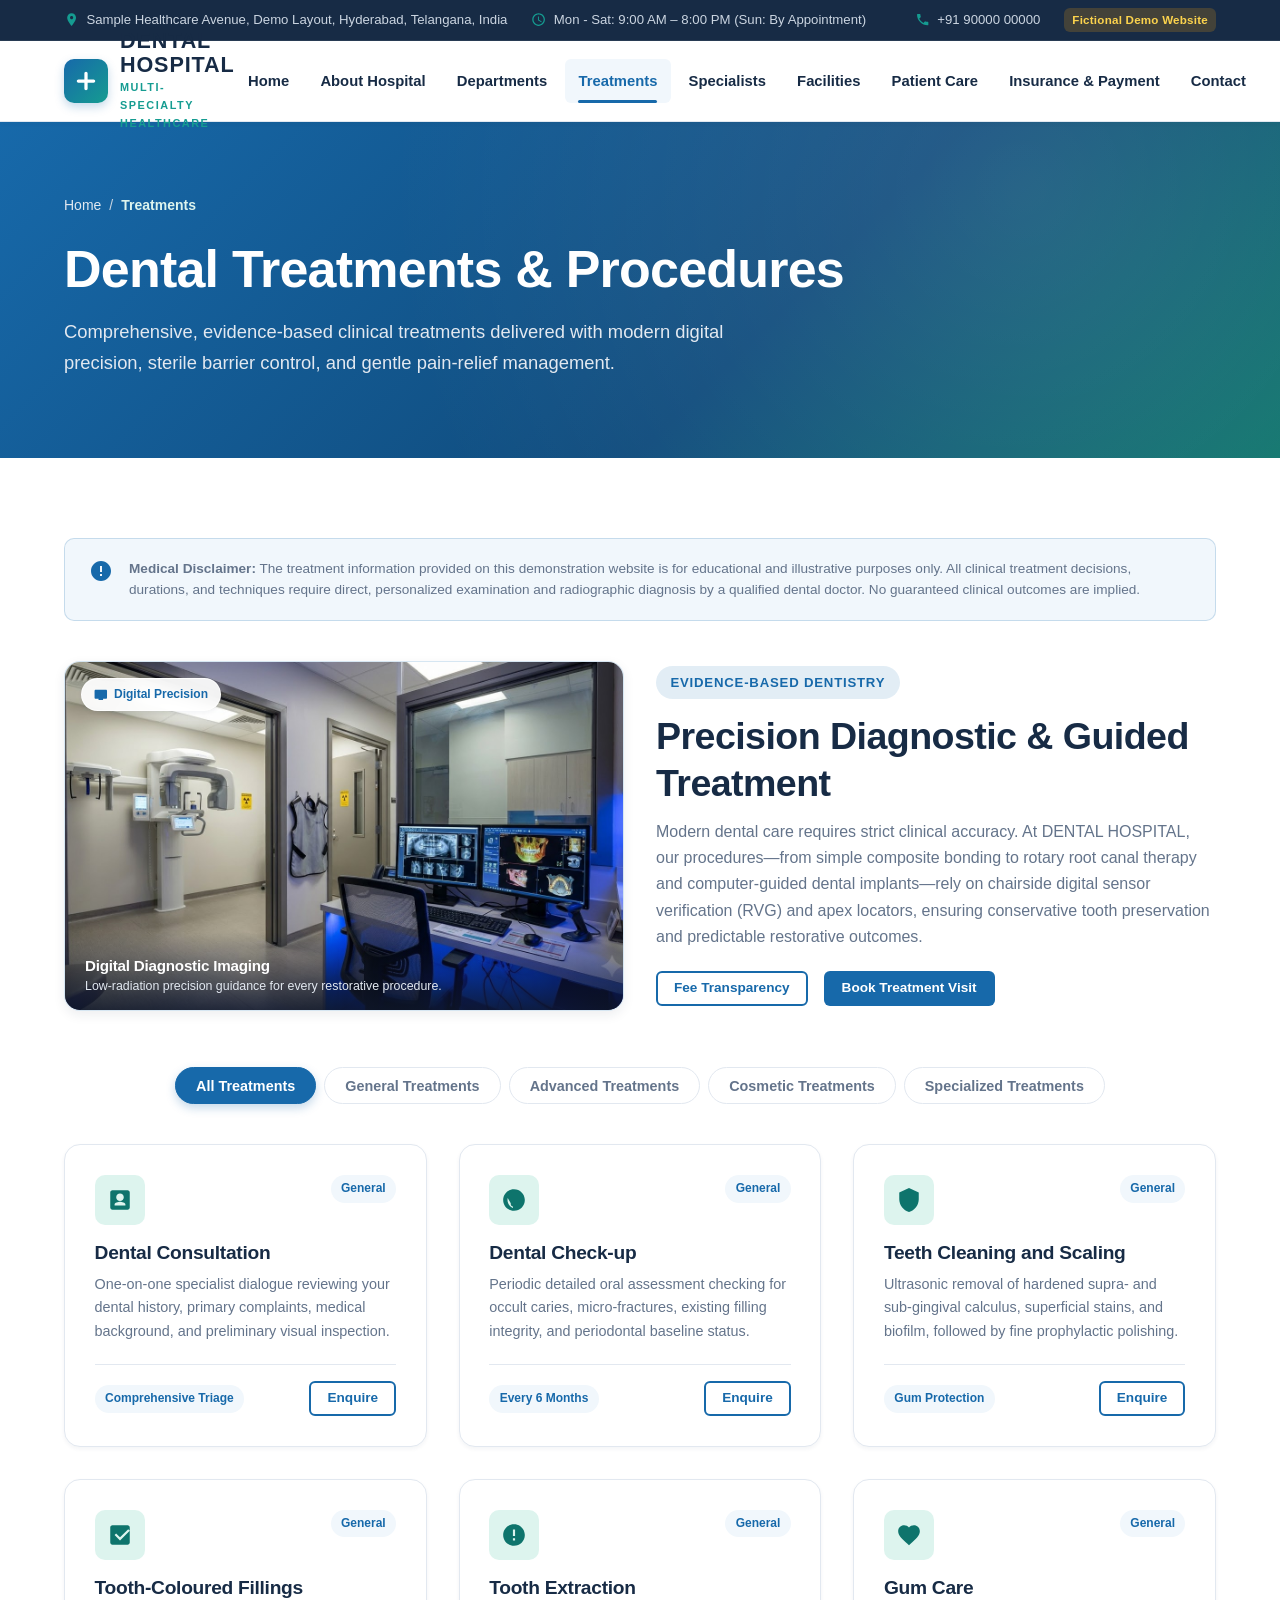
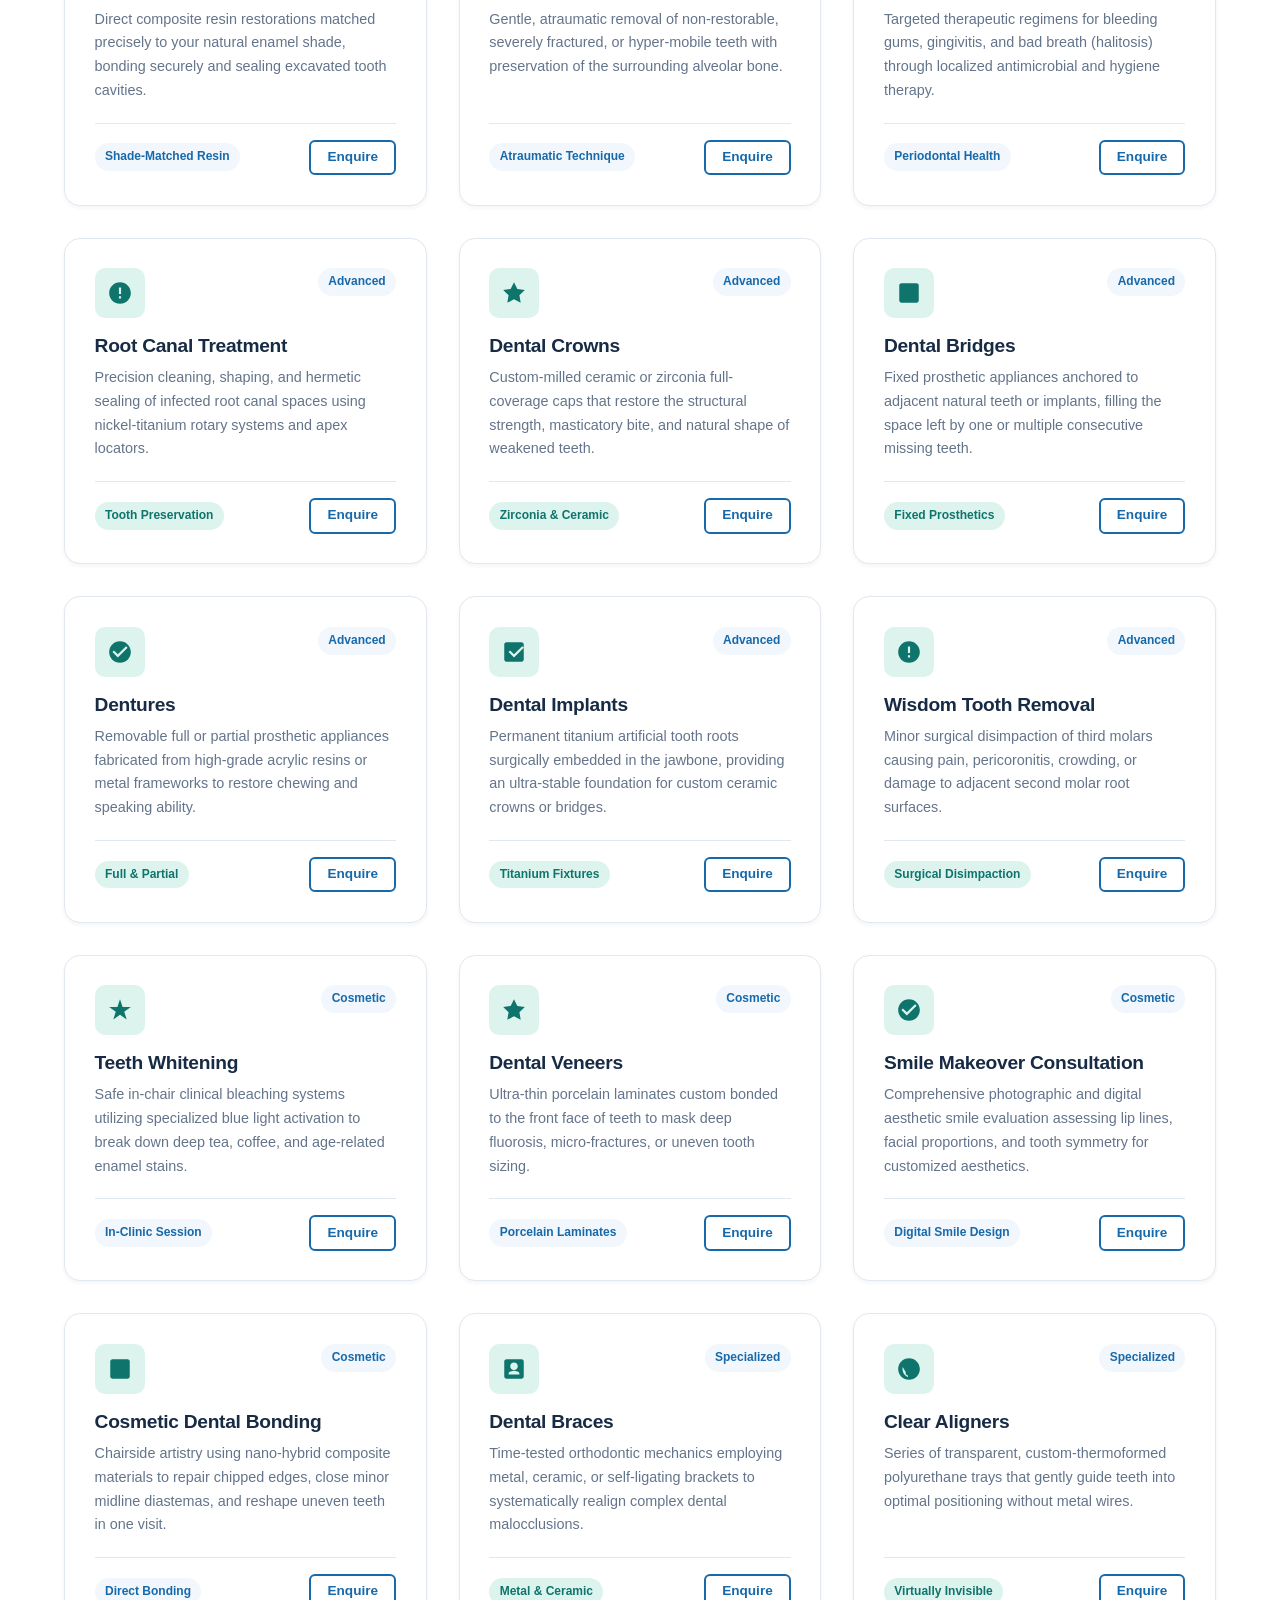
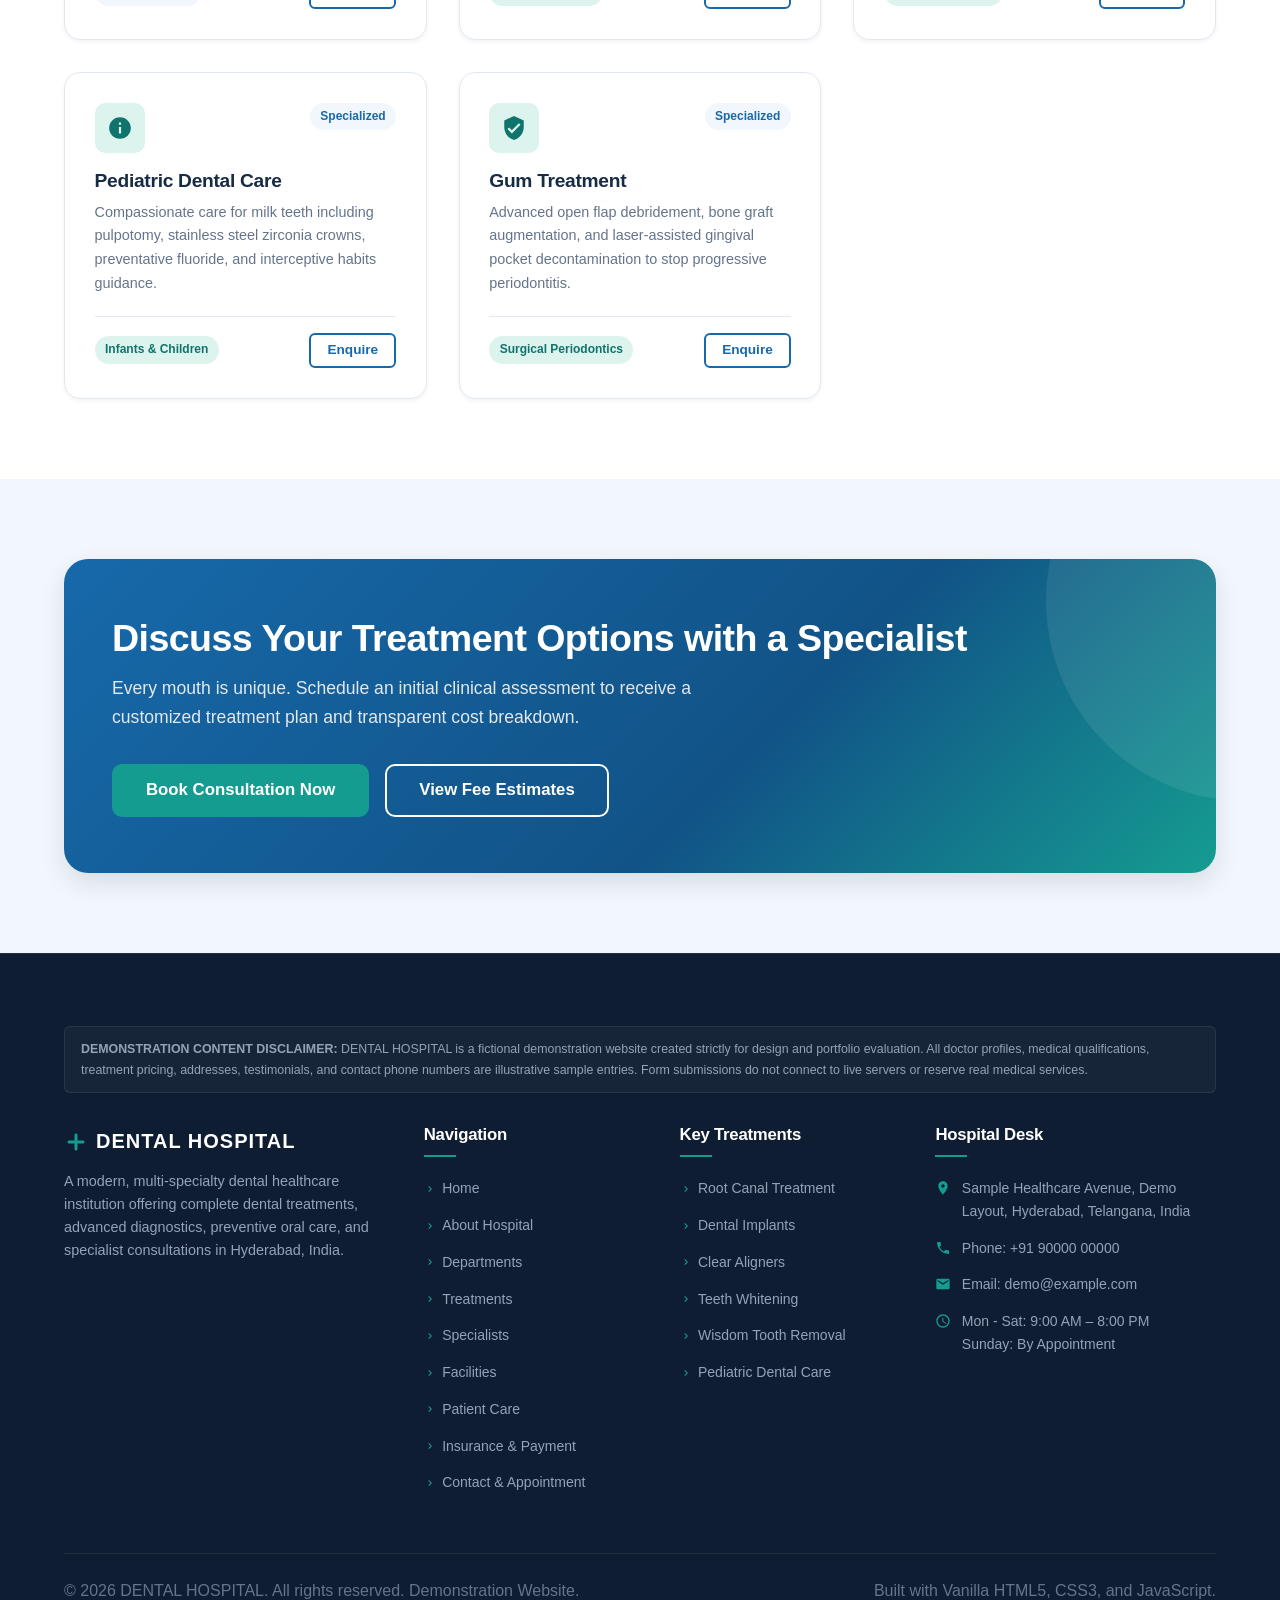
<file: treatments.html>
<!DOCTYPE html>
<html lang="en">
<head>
  <meta charset="UTF-8">
  <meta name="viewport" content="width=device-width, initial-scale=1.0">
  <title>Dental Treatments | DENTAL HOSPITAL - Comprehensive Dental Procedures</title>
  <meta name="description" content="Explore clinical dental treatments offered at DENTAL HOSPITAL including General Checkups, Root Canal, Dental Implants, Teeth Whitening, Braces, and Clear Aligners.">
  <link rel="stylesheet" href="css/style.css">
</head>
<body>

  <!-- TOP EMERGENCY & ANNOUNCEMENT BAR -->
  <aside class="top-bar" aria-label="Hospital Contact and Hours">
    <div class="container top-bar-inner">
      <div class="top-bar-left">
        <div class="top-bar-item">
          <svg viewBox="0 0 24 24"><path d="M12 2C8.13 2 5 5.13 5 9c0 5.25 7 13 7 13s7-7.75 7-13c0-3.87-3.13-7-7-7zm0 9.5c-1.38 0-2.5-1.12-2.5-2.5s1.12-2.5 2.5-2.5 2.5 1.12 2.5 2.5-1.12 2.5-2.5 2.5z"/></svg>
          <span>Sample Healthcare Avenue, Demo Layout, Hyderabad, Telangana, India</span>
        </div>
        <div class="top-bar-item">
          <svg viewBox="0 0 24 24"><path d="M11.99 2C6.47 2 2 6.48 2 12s4.47 10 9.99 10C17.52 22 22 17.52 22 12S17.52 2 11.99 2zM12 20c-4.42 0-8-3.58-8-8s3.58-8 8-8 8 3.58 8 8-3.58 8-8 8zm.5-13H11v6l5.25 3.15.75-1.23-4.5-2.67z"/></svg>
          <span>Mon - Sat: 9:00 AM – 8:00 PM (Sun: By Appointment)</span>
        </div>
      </div>
      <div class="top-bar-right">
        <div class="top-bar-item">
          <svg viewBox="0 0 24 24"><path d="M20.01 15.38c-1.23 0-2.42-.2-3.53-.56a.977.977 0 00-1.01.24l-2.2 2.2a15.053 15.053 0 01-6.59-6.59l2.2-2.21a.96.96 0 00.25-1.01A11.36 11.36 0 018.57 3.9c0-.5-.4-.9-.9-.9H4.07c-.5 0-.9.4-.9.9 0 9.38 7.63 17.01 17.01 17.01.5 0 .9-.4.9-.9v-3.62c0-.51-.4-.91-.9-.91z"/></svg>
          <a href="tel:+919000000000">+91 90000 00000</a>
        </div>
        <span class="demo-tag-indicator">Fictional Demo Website</span>
      </div>
    </div>
  </aside>

  <!-- MAIN NAVIGATION HEADER -->
  <header class="main-header">
    <div class="container navbar">
      <a href="index.html" class="logo" aria-label="DENTAL HOSPITAL Home">
        <div class="logo-icon">
          <svg viewBox="0 0 24 24">
            <path d="M19 10.5h-5.5V5c0-.83-.67-1.5-1.5-1.5s-1.5.67-1.5 1.5v5.5H5c-.83 0-1.5.67-1.5 1.5s.67 1.5 1.5 1.5h5.5V19c0 .83.67 1.5 1.5 1.5s1.5-.67 1.5-1.5v-5.5H19c.83 0 1.5-.67 1.5-1.5s-.67-1.5-1.5-1.5z"/>
          </svg>
        </div>
        <div class="logo-text-wrap">
          <span class="logo-title">DENTAL HOSPITAL</span>
          <span class="logo-subtitle">Multi-Specialty Healthcare</span>
        </div>
      </a>

      <div class="nav-menu-wrapper" id="navMenuWrapper">
        <nav aria-label="Main Navigation">
          <ul class="nav-menu">
            <li><a href="index.html" class="nav-link">Home</a></li>
            <li><a href="about.html" class="nav-link">About Hospital</a></li>
            <li><a href="departments.html" class="nav-link">Departments</a></li>
            <li><a href="treatments.html" class="nav-link active">Treatments</a></li>
            <li><a href="specialists.html" class="nav-link">Specialists</a></li>
            <li><a href="facilities.html" class="nav-link">Facilities</a></li>
            <li><a href="patient-care.html" class="nav-link">Patient Care</a></li>
            <li><a href="insurance-payment.html" class="nav-link">Insurance & Payment</a></li>
            <li><a href="contact.html" class="nav-link">Contact</a></li>
          </ul>
        </nav>
        <div class="nav-actions">
          <a href="contact.html" class="btn btn-primary btn-sm">Book Appointment</a>
        </div>
      </div>

      <button class="nav-toggle" id="navToggle" aria-label="Toggle navigation menu" aria-expanded="false">
        <span></span>
        <span></span>
        <span></span>
      </button>
    </div>
  </header>

  <main id="main-content">
    <!-- PAGE HERO & BREADCRUMBS -->
    <section class="page-hero">
      <div class="container">
        <nav class="breadcrumbs" aria-label="Breadcrumb">
          <a href="index.html">Home</a>
          <span>/</span>
          <span class="current">Treatments</span>
        </nav>
        <h1>Dental Treatments & Procedures</h1>
        <p class="lead">
          Comprehensive, evidence-based clinical treatments delivered with modern digital precision, sterile barrier control, and gentle pain-relief management.
        </p>
      </div>
    </section>

    <!-- TREATMENTS DIRECTORY -->
    <section class="section section-bg-white">
      <div class="container">
        <!-- Medical Disclaimer -->
        <div class="medical-disclaimer-card" style="margin-top: 0; margin-bottom: 2.5rem;">
          <svg viewBox="0 0 24 24"><path d="M12 2C6.48 2 2 6.48 2 12s4.48 10 10 10 10-4.48 10-10S17.52 2 12 2zm1 15h-2v-2h2v2zm0-4h-2V7h2v6z"/></svg>
          <p>
            <strong>Medical Disclaimer:</strong> The treatment information provided on this demonstration website is for educational and illustrative purposes only. All clinical treatment decisions, durations, and techniques require direct, personalized examination and radiographic diagnosis by a qualified dental doctor. No guaranteed clinical outcomes are implied.
          </p>
        </div>

        <!-- Clinical Precision Technology Showcase -->
        <div class="grid grid-2 align-center" style="margin-bottom: 3.5rem;">
          <div class="img-container" role="img" aria-label="Digital Diagnostic Technology in Treatments">
            <div class="img-badge">
              <svg viewBox="0 0 24 24"><path d="M21 3H3c-1.1 0-2 .9-2 2v12c0 1.1.9 2 2 2h5v2h8v-2h5c1.1 0 1.99-.9 1.99-2L23 5c0-1.1-.9-2-2-2z"/></svg>
              <span>Digital Precision</span>
            </div>
            <img src="assets/images/dental-technology.jpg" alt="Digital Dental Diagnostic Technology" loading="lazy" width="800" height="500">
            <div class="img-caption-overlay">
              <h4>Digital Diagnostic Imaging</h4>
              <p>Low-radiation precision guidance for every restorative procedure.</p>
            </div>
          </div>
          <div>
            <span class="section-tag tag-blue">Evidence-Based Dentistry</span>
            <h2>Precision Diagnostic & Guided Treatment</h2>
            <p>
              Modern dental care requires strict clinical accuracy. At DENTAL HOSPITAL, our procedures—from simple composite bonding to rotary root canal therapy and computer-guided dental implants—rely on chairside digital sensor verification (RVG) and apex locators, ensuring conservative tooth preservation and predictable restorative outcomes.
            </p>
            <div style="display: flex; gap: 1rem; margin-top: 1.25rem;">
              <a href="insurance-payment.html" class="btn btn-outline btn-sm">Fee Transparency</a>
              <a href="contact.html" class="btn btn-primary btn-sm">Book Treatment Visit</a>
            </div>
          </div>
        </div>

        <!-- Category Filters -->
        <div class="filter-tabs" role="tablist" aria-label="Filter Treatments">
          <button class="filter-btn active" data-filter-group="treat" data-category="all">All Treatments</button>
          <button class="filter-btn" data-filter-group="treat" data-category="general">General Treatments</button>
          <button class="filter-btn" data-filter-group="treat" data-category="advanced">Advanced Treatments</button>
          <button class="filter-btn" data-filter-group="treat" data-category="cosmetic">Cosmetic Treatments</button>
          <button class="filter-btn" data-filter-group="treat" data-category="specialized">Specialized Treatments</button>
        </div>

        <div class="grid grid-3" id="treatmentsGrid">
          <!-- CATEGORY 1: GENERAL DENTAL TREATMENTS -->

          <!-- 1.1 Dental Consultation -->
          <div class="treatment-card filterable-item" data-filter-group="treat" data-category="general">
            <div class="treatment-card-header">
              <div class="treatment-icon">
                <svg viewBox="0 0 24 24"><path d="M19 3H5c-1.1 0-2 .9-2 2v14c0 1.1.9 2 2 2h14c1.1 0 2-.9 2-2V5c0-1.1-.9-2-2-2zm-7 3c1.93 0 3.5 1.57 3.5 3.5S13.93 13 12 13s-3.5-1.57-3.5-3.5S10.07 6 12 6zm5 11H7v-.88c0-1.67 3.33-2.52 5-2.52s5 .85 5 2.52V17z"/></svg>
              </div>
              <span class="treatment-category-badge">General</span>
            </div>
            <h3>Dental Consultation</h3>
            <p>One-on-one specialist dialogue reviewing your dental history, primary complaints, medical background, and preliminary visual inspection.</p>
            <div class="treatment-meta">
              <span class="badge badge-primary">Comprehensive Triage</span>
              <a href="contact.html?reason=Dental+Consultation" class="btn btn-sm btn-outline">Enquire</a>
            </div>
          </div>

          <!-- 1.2 Dental Check-up -->
          <div class="treatment-card filterable-item" data-filter-group="treat" data-category="general">
            <div class="treatment-card-header">
              <div class="treatment-icon">
                <svg viewBox="0 0 24 24"><path d="M12 2C6.48 2 2 6.48 2 12s4.48 10 10 10 10-4.48 10-10S17.52 2 12 2zm1 17.93c-3.95-.49-7-3.85-7-7.93 0-.62.08-1.21.21-1.79L9 15v1c0 1.1.9 2 2 2v1.93z"/></svg>
              </div>
              <span class="treatment-category-badge">General</span>
            </div>
            <h3>Dental Check-up</h3>
            <p>Periodic detailed oral assessment checking for occult caries, micro-fractures, existing filling integrity, and periodontal baseline status.</p>
            <div class="treatment-meta">
              <span class="badge badge-primary">Every 6 Months</span>
              <a href="contact.html?reason=Dental+Check-up" class="btn btn-sm btn-outline">Enquire</a>
            </div>
          </div>

          <!-- 1.3 Teeth Cleaning and Scaling -->
          <div class="treatment-card filterable-item" data-filter-group="treat" data-category="general">
            <div class="treatment-card-header">
              <div class="treatment-icon">
                <svg viewBox="0 0 24 24"><path d="M12 1L3 5v6c0 5.55 3.84 10.74 9 12 5.16-1.26 9-6.45 9-12V5l-9-4z"/></svg>
              </div>
              <span class="treatment-category-badge">General</span>
            </div>
            <h3>Teeth Cleaning and Scaling</h3>
            <p>Ultrasonic removal of hardened supra- and sub-gingival calculus, superficial stains, and biofilm, followed by fine prophylactic polishing.</p>
            <div class="treatment-meta">
              <span class="badge badge-primary">Gum Protection</span>
              <a href="contact.html?reason=Teeth+Cleaning+and+Scaling" class="btn btn-sm btn-outline">Enquire</a>
            </div>
          </div>

          <!-- 1.4 Tooth-Coloured Fillings -->
          <div class="treatment-card filterable-item" data-filter-group="treat" data-category="general">
            <div class="treatment-card-header">
              <div class="treatment-icon">
                <svg viewBox="0 0 24 24"><path d="M19 3H5c-1.1 0-2 .9-2 2v14c0 1.1.9 2 2 2h14c1.1 0 2-.9 2-2V5c0-1.1-.9-2-2-2zm-7 14l-5-5 1.41-1.41L12 14.17l7.59-7.59L21 8l-9 9z"/></svg>
              </div>
              <span class="treatment-category-badge">General</span>
            </div>
            <h3>Tooth-Coloured Fillings</h3>
            <p>Direct composite resin restorations matched precisely to your natural enamel shade, bonding securely and sealing excavated tooth cavities.</p>
            <div class="treatment-meta">
              <span class="badge badge-primary">Shade-Matched Resin</span>
              <a href="contact.html?reason=Tooth-Coloured+Fillings" class="btn btn-sm btn-outline">Enquire</a>
            </div>
          </div>

          <!-- 1.5 Tooth Extraction -->
          <div class="treatment-card filterable-item" data-filter-group="treat" data-category="general">
            <div class="treatment-card-header">
              <div class="treatment-icon">
                <svg viewBox="0 0 24 24"><path d="M12 2C6.48 2 2 6.48 2 12s4.48 10 10 10 10-4.48 10-10S17.52 2 12 2zm1 15h-2v-2h2v2zm0-4h-2V7h2v6z"/></svg>
              </div>
              <span class="treatment-category-badge">General</span>
            </div>
            <h3>Tooth Extraction</h3>
            <p>Gentle, atraumatic removal of non-restorable, severely fractured, or hyper-mobile teeth with preservation of the surrounding alveolar bone.</p>
            <div class="treatment-meta">
              <span class="badge badge-primary">Atraumatic Technique</span>
              <a href="contact.html?reason=Tooth+Extraction" class="btn btn-sm btn-outline">Enquire</a>
            </div>
          </div>

          <!-- 1.6 Gum Care -->
          <div class="treatment-card filterable-item" data-filter-group="treat" data-category="general">
            <div class="treatment-card-header">
              <div class="treatment-icon">
                <svg viewBox="0 0 24 24"><path d="M12 21.35l-1.45-1.32C5.4 15.36 2 12.28 2 8.5 2 5.42 4.42 3 7.5 3c1.74 0 3.41.81 4.5 2.09C13.09 3.81 14.76 3 16.5 3 19.58 3 22 5.42 22 8.5c0 3.78-3.4 6.86-8.55 11.54L12 21.35z"/></svg>
              </div>
              <span class="treatment-category-badge">General</span>
            </div>
            <h3>Gum Care</h3>
            <p>Targeted therapeutic regimens for bleeding gums, gingivitis, and bad breath (halitosis) through localized antimicrobial and hygiene therapy.</p>
            <div class="treatment-meta">
              <span class="badge badge-primary">Periodontal Health</span>
              <a href="contact.html?reason=Gum+Care" class="btn btn-sm btn-outline">Enquire</a>
            </div>
          </div>

          <!-- CATEGORY 2: ADVANCED DENTAL TREATMENTS -->

          <!-- 2.1 Root Canal Treatment -->
          <div class="treatment-card filterable-item" data-filter-group="treat" data-category="advanced">
            <div class="treatment-card-header">
              <div class="treatment-icon">
                <svg viewBox="0 0 24 24"><path d="M12 2C6.48 2 2 6.48 2 12s4.48 10 10 10 10-4.48 10-10S17.52 2 12 2zm1 15h-2v-2h2v2zm0-4h-2V7h2v6z"/></svg>
              </div>
              <span class="treatment-category-badge">Advanced</span>
            </div>
            <h3>Root Canal Treatment</h3>
            <p>Precision cleaning, shaping, and hermetic sealing of infected root canal spaces using nickel-titanium rotary systems and apex locators.</p>
            <div class="treatment-meta">
              <span class="badge badge-secondary">Tooth Preservation</span>
              <a href="contact.html?reason=Root+Canal+Treatment" class="btn btn-sm btn-outline">Enquire</a>
            </div>
          </div>

          <!-- 2.2 Dental Crowns -->
          <div class="treatment-card filterable-item" data-filter-group="treat" data-category="advanced">
            <div class="treatment-card-header">
              <div class="treatment-icon">
                <svg viewBox="0 0 24 24"><path d="M12 2l3.09 6.26L22 9.27l-5 4.87 1.18 6.88L12 17.77l-6.18 3.25L7 14.14 2 9.27l6.91-1.01L12 2z"/></svg>
              </div>
              <span class="treatment-category-badge">Advanced</span>
            </div>
            <h3>Dental Crowns</h3>
            <p>Custom-milled ceramic or zirconia full-coverage caps that restore the structural strength, masticatory bite, and natural shape of weakened teeth.</p>
            <div class="treatment-meta">
              <span class="badge badge-secondary">Zirconia & Ceramic</span>
              <a href="contact.html?reason=Dental+Crowns" class="btn btn-sm btn-outline">Enquire</a>
            </div>
          </div>

          <!-- 2.3 Dental Bridges -->
          <div class="treatment-card filterable-item" data-filter-group="treat" data-category="advanced">
            <div class="treatment-card-header">
              <div class="treatment-icon">
                <svg viewBox="0 0 24 24"><path d="M19 3H5c-1.1 0-2 .9-2 2v14c0 1.1.9 2 2 2h14c1.1 0 2-.9 2-2V5c0-1.1-.9-2-2-2z"/></svg>
              </div>
              <span class="treatment-category-badge">Advanced</span>
            </div>
            <h3>Dental Bridges</h3>
            <p>Fixed prosthetic appliances anchored to adjacent natural teeth or implants, filling the space left by one or multiple consecutive missing teeth.</p>
            <div class="treatment-meta">
              <span class="badge badge-secondary">Fixed Prosthetics</span>
              <a href="contact.html?reason=Dental+Bridges" class="btn btn-sm btn-outline">Enquire</a>
            </div>
          </div>

          <!-- 2.4 Dentures -->
          <div class="treatment-card filterable-item" data-filter-group="treat" data-category="advanced">
            <div class="treatment-card-header">
              <div class="treatment-icon">
                <svg viewBox="0 0 24 24"><path d="M12 2C6.48 2 2 6.48 2 12s4.48 10 10 10 10-4.48 10-10S17.52 2 12 2zm-2 15l-5-5 1.41-1.41L10 14.17l7.59-7.59L19 8l-9 9z"/></svg>
              </div>
              <span class="treatment-category-badge">Advanced</span>
            </div>
            <h3>Dentures</h3>
            <p>Removable full or partial prosthetic appliances fabricated from high-grade acrylic resins or metal frameworks to restore chewing and speaking ability.</p>
            <div class="treatment-meta">
              <span class="badge badge-secondary">Full & Partial</span>
              <a href="contact.html?reason=Dentures" class="btn btn-sm btn-outline">Enquire</a>
            </div>
          </div>

          <!-- 2.5 Dental Implants -->
          <div class="treatment-card filterable-item" data-filter-group="treat" data-category="advanced">
            <div class="treatment-card-header">
              <div class="treatment-icon">
                <svg viewBox="0 0 24 24"><path d="M19 3H5c-1.1 0-2 .9-2 2v14c0 1.1.9 2 2 2h14c1.1 0 2-.9 2-2V5c0-1.1-.9-2-2-2zm-7 14l-5-5 1.41-1.41L12 14.17l7.59-7.59L21 8l-9 9z"/></svg>
              </div>
              <span class="treatment-category-badge">Advanced</span>
            </div>
            <h3>Dental Implants</h3>
            <p>Permanent titanium artificial tooth roots surgically embedded in the jawbone, providing an ultra-stable foundation for custom ceramic crowns or bridges.</p>
            <div class="treatment-meta">
              <span class="badge badge-secondary">Titanium Fixtures</span>
              <a href="contact.html?reason=Dental+Implants" class="btn btn-sm btn-outline">Enquire</a>
            </div>
          </div>

          <!-- 2.6 Wisdom Tooth Removal -->
          <div class="treatment-card filterable-item" data-filter-group="treat" data-category="advanced">
            <div class="treatment-card-header">
              <div class="treatment-icon">
                <svg viewBox="0 0 24 24"><path d="M12 2C6.48 2 2 6.48 2 12s4.48 10 10 10 10-4.48 10-10S17.52 2 12 2zm1 15h-2v-2h2v2zm0-4h-2V7h2v6z"/></svg>
              </div>
              <span class="treatment-category-badge">Advanced</span>
            </div>
            <h3>Wisdom Tooth Removal</h3>
            <p>Minor surgical disimpaction of third molars causing pain, pericoronitis, crowding, or damage to adjacent second molar root surfaces.</p>
            <div class="treatment-meta">
              <span class="badge badge-secondary">Surgical Disimpaction</span>
              <a href="contact.html?reason=Wisdom+Tooth+Removal" class="btn btn-sm btn-outline">Enquire</a>
            </div>
          </div>

          <!-- CATEGORY 3: COSMETIC TREATMENTS -->

          <!-- 3.1 Teeth Whitening -->
          <div class="treatment-card filterable-item" data-filter-group="treat" data-category="cosmetic">
            <div class="treatment-card-header">
              <div class="treatment-icon">
                <svg viewBox="0 0 24 24"><path d="M12 2l2.4 7.2h7.6l-6.1 4.5 2.3 7.1-6.2-4.5-6.2 4.5 2.3-7.1-6.1-4.5h7.6z"/></svg>
              </div>
              <span class="treatment-category-badge">Cosmetic</span>
            </div>
            <h3>Teeth Whitening</h3>
            <p>Safe in-chair clinical bleaching systems utilizing specialized blue light activation to break down deep tea, coffee, and age-related enamel stains.</p>
            <div class="treatment-meta">
              <span class="badge badge-primary">In-Clinic Session</span>
              <a href="contact.html?reason=Teeth+Whitening" class="btn btn-sm btn-outline">Enquire</a>
            </div>
          </div>

          <!-- 3.2 Dental Veneers -->
          <div class="treatment-card filterable-item" data-filter-group="treat" data-category="cosmetic">
            <div class="treatment-card-header">
              <div class="treatment-icon">
                <svg viewBox="0 0 24 24"><path d="M12 2l3.09 6.26L22 9.27l-5 4.87 1.18 6.88L12 17.77l-6.18 3.25L7 14.14 2 9.27l6.91-1.01L12 2z"/></svg>
              </div>
              <span class="treatment-category-badge">Cosmetic</span>
            </div>
            <h3>Dental Veneers</h3>
            <p>Ultra-thin porcelain laminates custom bonded to the front face of teeth to mask deep fluorosis, micro-fractures, or uneven tooth sizing.</p>
            <div class="treatment-meta">
              <span class="badge badge-primary">Porcelain Laminates</span>
              <a href="contact.html?reason=Dental+Veneers" class="btn btn-sm btn-outline">Enquire</a>
            </div>
          </div>

          <!-- 3.3 Smile Makeover Consultation -->
          <div class="treatment-card filterable-item" data-filter-group="treat" data-category="cosmetic">
            <div class="treatment-card-header">
              <div class="treatment-icon">
                <svg viewBox="0 0 24 24"><path d="M12 2C6.48 2 2 6.48 2 12s4.48 10 10 10 10-4.48 10-10S17.52 2 12 2zm-2 15l-5-5 1.41-1.41L10 14.17l7.59-7.59L19 8l-9 9z"/></svg>
              </div>
              <span class="treatment-category-badge">Cosmetic</span>
            </div>
            <h3>Smile Makeover Consultation</h3>
            <p>Comprehensive photographic and digital aesthetic smile evaluation assessing lip lines, facial proportions, and tooth symmetry for customized aesthetics.</p>
            <div class="treatment-meta">
              <span class="badge badge-primary">Digital Smile Design</span>
              <a href="contact.html?reason=Smile+Makeover+Consultation" class="btn btn-sm btn-outline">Enquire</a>
            </div>
          </div>

          <!-- 3.4 Cosmetic Dental Bonding -->
          <div class="treatment-card filterable-item" data-filter-group="treat" data-category="cosmetic">
            <div class="treatment-card-header">
              <div class="treatment-icon">
                <svg viewBox="0 0 24 24"><path d="M19 3H5c-1.1 0-2 .9-2 2v14c0 1.1.9 2 2 2h14c1.1 0 2-.9 2-2V5c0-1.1-.9-2-2-2z"/></svg>
              </div>
              <span class="treatment-category-badge">Cosmetic</span>
            </div>
            <h3>Cosmetic Dental Bonding</h3>
            <p>Chairside artistry using nano-hybrid composite materials to repair chipped edges, close minor midline diastemas, and reshape uneven teeth in one visit.</p>
            <div class="treatment-meta">
              <span class="badge badge-primary">Direct Bonding</span>
              <a href="contact.html?reason=Cosmetic+Dental+Bonding" class="btn btn-sm btn-outline">Enquire</a>
            </div>
          </div>

          <!-- CATEGORY 4: SPECIALIZED TREATMENTS -->

          <!-- 4.1 Dental Braces -->
          <div class="treatment-card filterable-item" data-filter-group="treat" data-category="specialized">
            <div class="treatment-card-header">
              <div class="treatment-icon">
                <svg viewBox="0 0 24 24"><path d="M19 3H5c-1.1 0-2 .9-2 2v14c0 1.1.9 2 2 2h14c1.1 0 2-.9 2-2V5c0-1.1-.9-2-2-2zm-7 3c1.93 0 3.5 1.57 3.5 3.5S13.93 13 12 13s-3.5-1.57-3.5-3.5S10.07 6 12 6zm5 11H7v-.88c0-1.67 3.33-2.52 5-2.52s5 .85 5 2.52V17z"/></svg>
              </div>
              <span class="treatment-category-badge">Specialized</span>
            </div>
            <h3>Dental Braces</h3>
            <p>Time-tested orthodontic mechanics employing metal, ceramic, or self-ligating brackets to systematically realign complex dental malocclusions.</p>
            <div class="treatment-meta">
              <span class="badge badge-secondary">Metal & Ceramic</span>
              <a href="contact.html?reason=Dental+Braces" class="btn btn-sm btn-outline">Enquire</a>
            </div>
          </div>

          <!-- 4.2 Clear Aligners -->
          <div class="treatment-card filterable-item" data-filter-group="treat" data-category="specialized">
            <div class="treatment-card-header">
              <div class="treatment-icon">
                <svg viewBox="0 0 24 24"><path d="M12 2C6.48 2 2 6.48 2 12s4.48 10 10 10 10-4.48 10-10S17.52 2 12 2zm1 17.93c-3.95-.49-7-3.85-7-7.93 0-.62.08-1.21.21-1.79L9 15v1c0 1.1.9 2 2 2v1.93z"/></svg>
              </div>
              <span class="treatment-category-badge">Specialized</span>
            </div>
            <h3>Clear Aligners</h3>
            <p>Series of transparent, custom-thermoformed polyurethane trays that gently guide teeth into optimal positioning without metal wires.</p>
            <div class="treatment-meta">
              <span class="badge badge-secondary">Virtually Invisible</span>
              <a href="contact.html?reason=Clear+Aligners" class="btn btn-sm btn-outline">Enquire</a>
            </div>
          </div>

          <!-- 4.3 Pediatric Dental Care -->
          <div class="treatment-card filterable-item" data-filter-group="treat" data-category="specialized">
            <div class="treatment-card-header">
              <div class="treatment-icon">
                <svg viewBox="0 0 24 24"><path d="M12 2C6.48 2 2 6.48 2 12s4.48 10 10 10 10-4.48 10-10S17.52 2 12 2zm1 15h-2v-6h2v6zm0-8h-2V7h2v2z"/></svg>
              </div>
              <span class="treatment-category-badge">Specialized</span>
            </div>
            <h3>Pediatric Dental Care</h3>
            <p>Compassionate care for milk teeth including pulpotomy, stainless steel zirconia crowns, preventative fluoride, and interceptive habits guidance.</p>
            <div class="treatment-meta">
              <span class="badge badge-secondary">Infants & Children</span>
              <a href="contact.html?reason=Pediatric+Dental+Care" class="btn btn-sm btn-outline">Enquire</a>
            </div>
          </div>

          <!-- 4.4 Gum Treatment -->
          <div class="treatment-card filterable-item" data-filter-group="treat" data-category="specialized">
            <div class="treatment-card-header">
              <div class="treatment-icon">
                <svg viewBox="0 0 24 24"><path d="M12 1L3 5v6c0 5.55 3.84 10.74 9 12 5.16-1.26 9-6.45 9-12V5l-9-4zm-2 16l-4-4 1.41-1.41L10 14.17l6.59-6.59L18 9l-8 8z"/></svg>
              </div>
              <span class="treatment-category-badge">Specialized</span>
            </div>
            <h3>Gum Treatment</h3>
            <p>Advanced open flap debridement, bone graft augmentation, and laser-assisted gingival pocket decontamination to stop progressive periodontitis.</p>
            <div class="treatment-meta">
              <span class="badge badge-secondary">Surgical Periodontics</span>
              <a href="contact.html?reason=Gum+Treatment" class="btn btn-sm btn-outline">Enquire</a>
            </div>
          </div>
        </div>
      </div>
    </section>

    <!-- TREATMENT ENQUIRY CTA SECTION -->
    <section class="section section-bg-light">
      <div class="container">
        <div class="cta-banner">
          <h2>Discuss Your Treatment Options with a Specialist</h2>
          <p>Every mouth is unique. Schedule an initial clinical assessment to receive a customized treatment plan and transparent cost breakdown.</p>
          <div class="flex gap-2 flex-wrap">
            <a href="contact.html" class="btn btn-secondary btn-lg">Book Consultation Now</a>
            <a href="insurance-payment.html" class="btn btn-outline-white btn-lg">View Fee Estimates</a>
          </div>
        </div>
      </div>
    </section>
  </main>

  <!-- PROFESSIONAL FOOTER -->
  <footer class="main-footer">
    <div class="container">
      <div class="footer-disclaimer-box">
        <strong>DEMONSTRATION CONTENT DISCLAIMER:</strong>
        DENTAL HOSPITAL is a fictional demonstration website created strictly for design and portfolio evaluation. All doctor profiles, medical qualifications, treatment pricing, addresses, testimonials, and contact phone numbers are illustrative sample entries. Form submissions do not connect to live servers or reserve real medical services.
      </div>

      <div class="footer-grid">
        <div class="footer-col footer-about">
          <div class="footer-logo-text">
            <svg viewBox="0 0 24 24"><path d="M19 10.5h-5.5V5c0-.83-.67-1.5-1.5-1.5s-1.5.67-1.5 1.5v5.5H5c-.83 0-1.5.67-1.5 1.5s.67 1.5 1.5 1.5h5.5V19c0 .83.67 1.5 1.5 1.5s1.5-.67 1.5-1.5v-5.5H19c.83 0 1.5-.67 1.5-1.5s-.67-1.5-1.5-1.5z"/></svg>
            <span>DENTAL HOSPITAL</span>
          </div>
          <p>A modern, multi-specialty dental healthcare institution offering complete dental treatments, advanced diagnostics, preventive oral care, and specialist consultations in Hyderabad, India.</p>
        </div>

        <div class="footer-col">
          <h4>Navigation</h4>
          <ul class="footer-links">
            <li><a href="index.html"><svg viewBox="0 0 24 24"><path d="M8.59 16.59L13.17 12 8.59 7.41 10 6l6 6-6 6-1.41-1.41z"/></svg> Home</a></li>
            <li><a href="about.html"><svg viewBox="0 0 24 24"><path d="M8.59 16.59L13.17 12 8.59 7.41 10 6l6 6-6 6-1.41-1.41z"/></svg> About Hospital</a></li>
            <li><a href="departments.html"><svg viewBox="0 0 24 24"><path d="M8.59 16.59L13.17 12 8.59 7.41 10 6l6 6-6 6-1.41-1.41z"/></svg> Departments</a></li>
            <li><a href="treatments.html"><svg viewBox="0 0 24 24"><path d="M8.59 16.59L13.17 12 8.59 7.41 10 6l6 6-6 6-1.41-1.41z"/></svg> Treatments</a></li>
            <li><a href="specialists.html"><svg viewBox="0 0 24 24"><path d="M8.59 16.59L13.17 12 8.59 7.41 10 6l6 6-6 6-1.41-1.41z"/></svg> Specialists</a></li>
            <li><a href="facilities.html"><svg viewBox="0 0 24 24"><path d="M8.59 16.59L13.17 12 8.59 7.41 10 6l6 6-6 6-1.41-1.41z"/></svg> Facilities</a></li>
            <li><a href="patient-care.html"><svg viewBox="0 0 24 24"><path d="M8.59 16.59L13.17 12 8.59 7.41 10 6l6 6-6 6-1.41-1.41z"/></svg> Patient Care</a></li>
            <li><a href="insurance-payment.html"><svg viewBox="0 0 24 24"><path d="M8.59 16.59L13.17 12 8.59 7.41 10 6l6 6-6 6-1.41-1.41z"/></svg> Insurance & Payment</a></li>
            <li><a href="contact.html"><svg viewBox="0 0 24 24"><path d="M8.59 16.59L13.17 12 8.59 7.41 10 6l6 6-6 6-1.41-1.41z"/></svg> Contact & Appointment</a></li>
          </ul>
        </div>

        <div class="footer-col">
          <h4>Key Treatments</h4>
          <ul class="footer-links">
            <li><a href="treatments.html"><svg viewBox="0 0 24 24"><path d="M8.59 16.59L13.17 12 8.59 7.41 10 6l6 6-6 6-1.41-1.41z"/></svg> Root Canal Treatment</a></li>
            <li><a href="treatments.html"><svg viewBox="0 0 24 24"><path d="M8.59 16.59L13.17 12 8.59 7.41 10 6l6 6-6 6-1.41-1.41z"/></svg> Dental Implants</a></li>
            <li><a href="treatments.html"><svg viewBox="0 0 24 24"><path d="M8.59 16.59L13.17 12 8.59 7.41 10 6l6 6-6 6-1.41-1.41z"/></svg> Clear Aligners</a></li>
            <li><a href="treatments.html"><svg viewBox="0 0 24 24"><path d="M8.59 16.59L13.17 12 8.59 7.41 10 6l6 6-6 6-1.41-1.41z"/></svg> Teeth Whitening</a></li>
            <li><a href="treatments.html"><svg viewBox="0 0 24 24"><path d="M8.59 16.59L13.17 12 8.59 7.41 10 6l6 6-6 6-1.41-1.41z"/></svg> Wisdom Tooth Removal</a></li>
            <li><a href="treatments.html"><svg viewBox="0 0 24 24"><path d="M8.59 16.59L13.17 12 8.59 7.41 10 6l6 6-6 6-1.41-1.41z"/></svg> Pediatric Dental Care</a></li>
          </ul>
        </div>

        <div class="footer-col">
          <h4>Hospital Desk</h4>
          <div class="footer-contact-list">
            <div class="footer-contact-item">
              <svg viewBox="0 0 24 24"><path d="M12 2C8.13 2 5 5.13 5 9c0 5.25 7 13 7 13s7-7.75 7-13c0-3.87-3.13-7-7-7zm0 9.5c-1.38 0-2.5-1.12-2.5-2.5s1.12-2.5 2.5-2.5 2.5 1.12 2.5 2.5-1.12 2.5-2.5 2.5z"/></svg>
              <span>Sample Healthcare Avenue, Demo Layout, Hyderabad, Telangana, India</span>
            </div>
            <div class="footer-contact-item">
              <svg viewBox="0 0 24 24"><path d="M20.01 15.38c-1.23 0-2.42-.2-3.53-.56a.977.977 0 00-1.01.24l-2.2 2.2a15.053 15.053 0 01-6.59-6.59l2.2-2.21a.96.96 0 00.25-1.01A11.36 11.36 0 018.57 3.9c0-.5-.4-.9-.9-.9H4.07c-.5 0-.9.4-.9.9 0 9.38 7.63 17.01 17.01 17.01.5 0 .9-.4.9-.9v-3.62c0-.51-.4-.91-.9-.91z"/></svg>
              <span>Phone: <a href="tel:+919000000000">+91 90000 00000</a></span>
            </div>
            <div class="footer-contact-item">
              <svg viewBox="0 0 24 24"><path d="M20 4H4c-1.1 0-1.99.9-1.99 2L2 18c0 1.1.9 2 2 2h16c1.1 0 2-.9 2-2V6c0-1.1-.9-2-2-2zm0 4l-8 5-8-5V6l8 5 8-5v2z"/></svg>
              <span>Email: <a href="mailto:demo@example.com">demo@example.com</a></span>
            </div>
            <div class="footer-contact-item">
              <svg viewBox="0 0 24 24"><path d="M11.99 2C6.47 2 2 6.48 2 12s4.47 10 9.99 10C17.52 22 22 17.52 22 12S17.52 2 11.99 2zM12 20c-4.42 0-8-3.58-8-8s3.58-8 8-8 8 3.58 8 8-3.58 8-8 8zm.5-13H11v6l5.25 3.15.75-1.23-4.5-2.67z"/></svg>
              <span>Mon - Sat: 9:00 AM – 8:00 PM<br>Sunday: By Appointment</span>
            </div>
          </div>
        </div>
      </div>

      <div class="footer-bottom">
        <div class="footer-bottom-inner">
          <p>&copy; 2026 DENTAL HOSPITAL. All rights reserved. Demonstration Website.</p>
          <p>Built with Vanilla HTML5, CSS3, and JavaScript.</p>
        </div>
      </div>
    </div>
  </footer>

  <button class="back-to-top" id="backToTop" aria-label="Scroll back to top">
    <svg viewBox="0 0 24 24"><path d="M7.41 15.41L12 10.83l4.59 4.58L18 14l-6-6-6 6z"/></svg>
  </button>

  <script src="js/script.js"></script>
</body>
</html>
</file>
<file: css/style.css>
/* ==========================================================================
   DENTAL HOSPITAL - MASTER STYLESHEET
   Medical Healthcare Design System
   Vanilla CSS3 - Zero Framework Dependencies
   ========================================================================== */

/* --------------------------------------------------------------------------
   1. CSS VARIABLES & THEME SETUP
   -------------------------------------------------------------------------- */
:root {
  /* Core Color Palette as per requirements */
  --color-primary: #1769AA;        /* Medical Blue */
  --color-primary-dark: #0F4C7D;   /* Darker Medical Blue for hover/contrast */
  --color-secondary: #159C91;      /* Teal Green */
  --color-secondary-dark: #0E746C; /* Deep Teal */
  --color-bg: #FFFFFF;             /* White */
  --color-bg-light: #F1F7FC;       /* Medical Blue Tint */
  --color-bg-soft: #F8FAFC;        /* Subtle Off-White / Slate Tint */
  --color-text: #172B45;           /* Dark Navy */
  --color-text-muted: #64748B;     /* Slate Grey */
  --color-accent: #DDF4EE;         /* Soft Mint */
  --color-accent-dark: #B9E6DB;    /* Darker Soft Mint */
  
  /* System Feedback & Utility Colors */
  --color-border: #E2E8F0;
  --color-border-focus: #1769AA;
  --color-success: #10B981;
  --color-warning: #F59E0B;
  --color-danger: #EF4444;
  --color-info: #0284C7;
  
  /* Typography */
  --font-main: -apple-system, BlinkMacSystemFont, "Segoe UI", Roboto, "Helvetica Neue", Arial, sans-serif;
  --font-heading: -apple-system, BlinkMacSystemFont, "Segoe UI", Roboto, "Helvetica Neue", Arial, sans-serif;
  
  /* Shadows & Elevation */
  --shadow-sm: 0 2px 4px rgba(23, 43, 69, 0.05);
  --shadow-md: 0 4px 12px rgba(23, 43, 69, 0.08);
  --shadow-lg: 0 10px 25px rgba(23, 43, 69, 0.12);
  --shadow-hover: 0 16px 36px rgba(23, 43, 69, 0.15);
  
  /* Transitions & Borders */
  --radius-sm: 6px;
  --radius-md: 10px;
  --radius-lg: 16px;
  --radius-xl: 24px;
  --radius-full: 9999px;
  --transition: all 0.25s cubic-bezier(0.4, 0, 0.2, 1);
  --container-max: 1200px;
  --header-height: 80px;
}

/* --------------------------------------------------------------------------
   2. RESET & BASE STYLES
   -------------------------------------------------------------------------- */
*, *::before, *::after {
  box-sizing: border-box;
  margin: 0;
  padding: 0;
}

html {
  font-size: 16px;
  scroll-behavior: smooth;
  -webkit-font-smoothing: antialiased;
  -moz-osx-font-smoothing: grayscale;
}

body {
  font-family: var(--font-main);
  background-color: var(--color-bg);
  color: var(--color-text);
  line-height: 1.65;
  overflow-x: hidden;
  display: flex;
  flex-direction: column;
  min-height: 100vh;
}

main {
  flex: 1 0 auto;
}

img, svg {
  display: block;
  max-width: 100%;
}

a {
  color: var(--color-primary);
  text-decoration: none;
  transition: var(--transition);
}

a:hover {
  color: var(--color-primary-dark);
}

ul, ol {
  list-style: none;
}

button, input, select, textarea {
  font-family: inherit;
  font-size: 1rem;
  color: inherit;
}

button {
  cursor: pointer;
  border: none;
  background: none;
}

/* --------------------------------------------------------------------------
   3. TYPOGRAPHY & HEADINGS
   -------------------------------------------------------------------------- */
h1, h2, h3, h4, h5, h6 {
  font-family: var(--font-heading);
  color: var(--color-text);
  line-height: 1.25;
  font-weight: 700;
  margin-bottom: 0.75rem;
  letter-spacing: -0.015em;
}

h1 { font-size: clamp(2rem, 4vw + 1rem, 3.25rem); }
h2 { font-size: clamp(1.75rem, 3vw + 0.5rem, 2.35rem); }
h3 { font-size: clamp(1.35rem, 2vw + 0.25rem, 1.65rem); }
h4 { font-size: 1.2rem; }
h5 { font-size: 1rem; }
h6 { font-size: 0.875rem; }

p {
  color: var(--color-text-muted);
  margin-bottom: 1rem;
  font-size: 1rem;
}

p.lead {
  font-size: 1.15rem;
  color: var(--color-text);
  line-height: 1.7;
}

.text-muted { color: var(--color-text-muted); }
.text-primary { color: var(--color-primary); }
.text-secondary { color: var(--color-secondary); }
.text-center { text-align: center; }
.text-left { text-align: left; }
.text-right { text-align: right; }
.font-semibold { font-weight: 600; }
.font-bold { font-weight: 700; }

/* --------------------------------------------------------------------------
   4. LAYOUT & CONTAINERS
   -------------------------------------------------------------------------- */
.container {
  width: 100%;
  max-width: var(--container-max);
  margin-left: auto;
  margin-right: auto;
  padding-left: 1.5rem;
  padding-right: 1.5rem;
}

.container-narrow {
  max-width: 900px;
  margin-left: auto;
  margin-right: auto;
  padding-left: 1.5rem;
  padding-right: 1.5rem;
}

.section {
  padding: 5rem 0;
}

.section-sm {
  padding: 3rem 0;
}

.section-bg-light {
  background-color: var(--color-bg-light);
}

.section-bg-soft {
  background-color: var(--color-bg-soft);
}

.section-bg-white {
  background-color: var(--color-bg);
}

.section-header {
  margin-bottom: 3rem;
}

.section-header.text-center {
  max-width: 760px;
  margin-left: auto;
  margin-right: auto;
}

.section-tag {
  display: inline-flex;
  align-items: center;
  gap: 0.5rem;
  padding: 0.35rem 0.9rem;
  background-color: var(--color-accent);
  color: var(--color-secondary-dark);
  font-size: 0.825rem;
  font-weight: 700;
  text-transform: uppercase;
  letter-spacing: 0.06em;
  border-radius: var(--radius-full);
  margin-bottom: 0.85rem;
}

.section-tag.tag-blue {
  background-color: rgba(23, 105, 170, 0.12);
  color: var(--color-primary);
}

/* Grids */
.grid {
  display: grid;
  gap: 2rem;
}

.grid-2 {
  grid-template-columns: repeat(2, 1fr);
}

.grid-3 {
  grid-template-columns: repeat(3, 1fr);
}

.grid-4 {
  grid-template-columns: repeat(4, 1fr);
}

.grid-sidebar {
  grid-template-columns: 2fr 1fr;
}

.align-center {
  align-items: center;
}

/* Flex Utilities */
.flex { display: flex; }
.flex-column { flex-direction: column; }
.flex-wrap { flex-wrap: wrap; }
.flex-between { justify-content: space-between; }
.flex-center { justify-content: center; align-items: center; }
.gap-1 { gap: 0.5rem; }
.gap-2 { gap: 1rem; }
.gap-3 { gap: 1.5rem; }
.gap-4 { gap: 2rem; }

/* --------------------------------------------------------------------------
   5. BUTTONS & UI COMPONENTS
   -------------------------------------------------------------------------- */
.btn {
  display: inline-flex;
  align-items: center;
  justify-content: center;
  gap: 0.5rem;
  padding: 0.75rem 1.6rem;
  font-weight: 600;
  font-size: 0.95rem;
  line-height: 1.25;
  border-radius: var(--radius-md);
  transition: var(--transition);
  text-align: center;
  border: 2px solid transparent;
  user-select: none;
  white-space: nowrap;
}

.btn-primary {
  background-color: var(--color-primary);
  color: #FFFFFF;
}

.btn-primary:hover {
  background-color: var(--color-primary-dark);
  color: #FFFFFF;
  transform: translateY(-2px);
  box-shadow: 0 6px 16px rgba(23, 105, 170, 0.28);
}

.btn-secondary {
  background-color: var(--color-secondary);
  color: #FFFFFF;
}

.btn-secondary:hover {
  background-color: var(--color-secondary-dark);
  color: #FFFFFF;
  transform: translateY(-2px);
  box-shadow: 0 6px 16px rgba(21, 156, 145, 0.28);
}

.btn-outline {
  background-color: transparent;
  border-color: var(--color-primary);
  color: var(--color-primary);
}

.btn-outline:hover {
  background-color: var(--color-primary);
  color: #FFFFFF;
  transform: translateY(-2px);
}

.btn-outline-white {
  background-color: transparent;
  border-color: #FFFFFF;
  color: #FFFFFF;
}

.btn-outline-white:hover {
  background-color: #FFFFFF;
  color: var(--color-primary);
  transform: translateY(-2px);
}

.btn-accent {
  background-color: var(--color-accent);
  color: var(--color-secondary-dark);
}

.btn-accent:hover {
  background-color: var(--color-accent-dark);
  color: var(--color-secondary-dark);
  transform: translateY(-2px);
}

.btn-sm {
  padding: 0.45rem 1rem;
  font-size: 0.85rem;
  border-radius: var(--radius-sm);
}

.btn-lg {
  padding: 0.9rem 2rem;
  font-size: 1.05rem;
}

.btn-full {
  width: 100%;
}

.btn svg {
  width: 1.15rem;
  height: 1.15rem;
  fill: currentColor;
  flex-shrink: 0;
}

/* Badges & Pills */
.badge {
  display: inline-block;
  padding: 0.25rem 0.65rem;
  font-size: 0.75rem;
  font-weight: 600;
  border-radius: var(--radius-full);
}

.badge-primary { background: var(--color-bg-light); color: var(--color-primary); }
.badge-secondary { background: var(--color-accent); color: var(--color-secondary-dark); }
.badge-demo { background: #FEF3C7; color: #92400E; border: 1px solid #FCD34D; }

/* --------------------------------------------------------------------------
   6. NOTICE & DISCLAIMER BANNERS
   -------------------------------------------------------------------------- */
.demo-alert-banner {
  background: #FFFBEB;
  border-left: 4px solid #F59E0B;
  padding: 0.85rem 1.25rem;
  border-radius: var(--radius-sm);
  margin-bottom: 2rem;
  display: flex;
  align-items: flex-start;
  gap: 0.85rem;
}

.demo-alert-banner svg {
  width: 1.25rem;
  height: 1.25rem;
  fill: #D97706;
  flex-shrink: 0;
  margin-top: 0.15rem;
}

.demo-alert-banner p {
  margin: 0;
  font-size: 0.875rem;
  color: #92400E;
}

.medical-disclaimer-card {
  background-color: var(--color-bg-light);
  border: 1px solid rgba(23, 105, 170, 0.2);
  border-radius: var(--radius-md);
  padding: 1.25rem 1.5rem;
  margin-top: 2rem;
  display: flex;
  align-items: flex-start;
  gap: 1rem;
}

.medical-disclaimer-card svg {
  width: 1.5rem;
  height: 1.5rem;
  fill: var(--color-primary);
  flex-shrink: 0;
}

.medical-disclaimer-card p {
  margin: 0;
  font-size: 0.85rem;
  color: var(--color-text-muted);
  line-height: 1.5;
}

/* --------------------------------------------------------------------------
   7. TOP EMERGENCY & INFO BAR
   -------------------------------------------------------------------------- */
.top-bar {
  background-color: var(--color-text);
  color: #E2E8F0;
  font-size: 0.825rem;
  padding: 0.5rem 0;
  border-bottom: 1px solid rgba(255, 255, 255, 0.08);
}

.top-bar-inner {
  display: flex;
  justify-content: space-between;
  align-items: center;
  flex-wrap: wrap;
  gap: 0.5rem;
}

.top-bar-left, .top-bar-right {
  display: flex;
  align-items: center;
  gap: 1.5rem;
  flex-wrap: wrap;
}

.top-bar-item {
  display: flex;
  align-items: center;
  gap: 0.45rem;
  color: #CBD5E1;
}

.top-bar-item svg {
  width: 0.95rem;
  height: 0.95rem;
  fill: var(--color-secondary);
}

.top-bar-item a {
  color: #CBD5E1;
}

.top-bar-item a:hover {
  color: #FFFFFF;
}

.demo-tag-indicator {
  background: rgba(245, 158, 11, 0.2);
  color: #FCD34D;
  padding: 0.15rem 0.5rem;
  border-radius: var(--radius-sm);
  font-size: 0.725rem;
  font-weight: 600;
  letter-spacing: 0.02em;
}

/* --------------------------------------------------------------------------
   8. MAIN HEADER & NAVIGATION
   -------------------------------------------------------------------------- */
.main-header {
  background-color: var(--color-bg);
  box-shadow: var(--shadow-sm);
  position: sticky;
  top: 0;
  z-index: 1000;
  transition: var(--transition);
  border-bottom: 1px solid var(--color-border);
}

.navbar {
  display: flex;
  align-items: center;
  justify-content: space-between;
  height: var(--header-height);
}

/* Logo */
.logo {
  display: flex;
  align-items: center;
  gap: 0.75rem;
  text-decoration: none;
}

.logo-icon {
  width: 44px;
  height: 44px;
  background: linear-gradient(135deg, var(--color-primary), var(--color-secondary));
  border-radius: var(--radius-md);
  display: flex;
  align-items: center;
  justify-content: center;
  color: #FFFFFF;
  box-shadow: 0 4px 10px rgba(23, 105, 170, 0.25);
  flex-shrink: 0;
}

.logo-icon svg {
  width: 26px;
  height: 26px;
  fill: #FFFFFF;
}

.logo-text-wrap {
  display: flex;
  flex-direction: column;
}

.logo-title {
  font-size: 1.35rem;
  font-weight: 800;
  color: var(--color-text);
  letter-spacing: 0.04em;
  line-height: 1.1;
  text-transform: uppercase;
}

.logo-subtitle {
  font-size: 0.68rem;
  color: var(--color-secondary);
  font-weight: 700;
  letter-spacing: 0.14em;
  text-transform: uppercase;
  margin-top: 2px;
}

/* Navigation Links */
.nav-menu-wrapper {
  display: flex;
  align-items: center;
  gap: 1.5rem;
}

.nav-menu {
  display: flex;
  align-items: center;
  gap: 0.25rem;
}

.nav-link {
  display: block;
  padding: 0.6rem 0.85rem;
  color: var(--color-text);
  font-weight: 600;
  font-size: 0.925rem;
  border-radius: var(--radius-sm);
  transition: var(--transition);
  position: relative;
  white-space: nowrap;
}

.nav-link:hover {
  color: var(--color-primary);
  background-color: var(--color-bg-light);
}

.nav-link.active {
  color: var(--color-primary);
  background-color: var(--color-bg-light);
}

.nav-link.active::after {
  content: '';
  position: absolute;
  bottom: 0px;
  left: 0.85rem;
  right: 0.85rem;
  height: 2.5px;
  background-color: var(--color-primary);
  border-radius: 2px;
}

.nav-actions {
  display: flex;
  align-items: center;
  gap: 1rem;
}

/* Mobile Hamburger Toggle */
.nav-toggle {
  display: none;
  flex-direction: column;
  justify-content: center;
  gap: 5px;
  width: 40px;
  height: 40px;
  background: var(--color-bg-light);
  border-radius: var(--radius-sm);
  padding: 9px;
  cursor: pointer;
  border: 1px solid var(--color-border);
}

.nav-toggle span {
  display: block;
  height: 2.5px;
  width: 100%;
  background-color: var(--color-text);
  border-radius: 2px;
  transition: var(--transition);
}

.nav-toggle.open span:nth-child(1) {
  transform: translateY(7.5px) rotate(45deg);
}

.nav-toggle.open span:nth-child(2) {
  opacity: 0;
}

.nav-toggle.open span:nth-child(3) {
  transform: translateY(-7.5px) rotate(-45deg);
}

/* --------------------------------------------------------------------------
   9. BREADCRUMBS & INNER PAGE HEADERS
   -------------------------------------------------------------------------- */
.page-hero {
  background: linear-gradient(135deg, #1769AA 0%, #104C7D 60%, #0E746C 100%);
  color: #FFFFFF;
  padding: 4.5rem 0 3.5rem;
  position: relative;
  overflow: hidden;
}

.page-hero::before {
  content: '';
  position: absolute;
  top: 0; left: 0; right: 0; bottom: 0;
  background-image: radial-gradient(circle at 80% 20%, rgba(255, 255, 255, 0.1) 0%, transparent 60%);
  pointer-events: none;
}

.page-hero h1 {
  color: #FFFFFF;
  margin-bottom: 0.85rem;
}

.page-hero p.lead {
  color: #E2E8F0;
  max-width: 720px;
  font-size: 1.15rem;
  margin-bottom: 1.5rem;
}

.breadcrumbs {
  display: flex;
  align-items: center;
  gap: 0.5rem;
  font-size: 0.875rem;
  color: #CBD5E1;
  margin-bottom: 1.25rem;
}

.breadcrumbs a {
  color: #E2E8F0;
}

.breadcrumbs a:hover {
  color: #FFFFFF;
  text-decoration: underline;
}

.breadcrumbs span.current {
  color: var(--color-accent);
  font-weight: 600;
}

/* --------------------------------------------------------------------------
   10. REUSABLE IMAGE SYSTEM & PHOTO CONTAINERS
   -------------------------------------------------------------------------- */
.img-fluid {
  width: 100%;
  height: auto;
  display: block;
}

.img-container {
  position: relative;
  width: 100%;
  aspect-ratio: 16 / 10;
  border-radius: var(--radius-lg);
  overflow: hidden;
  box-shadow: var(--shadow-md);
  border: 1px solid rgba(23, 105, 170, 0.12);
  background-color: var(--color-bg-light);
  transition: var(--transition);
}

.img-container:hover {
  transform: translateY(-4px);
  box-shadow: var(--shadow-lg);
}

.img-container img {
  width: 100%;
  height: 100%;
  object-fit: cover;
  display: block;
  transition: transform 0.5s cubic-bezier(0.4, 0, 0.2, 1);
}

.img-container:hover img {
  transform: scale(1.04);
}

.img-container.aspect-square {
  aspect-ratio: 1 / 1;
}

.img-container.aspect-hero {
  aspect-ratio: 16 / 10;
  border-radius: var(--radius-xl);
  box-shadow: var(--shadow-lg);
  border: 2px solid rgba(255, 255, 255, 0.85);
}

.img-container.aspect-card {
  border-radius: var(--radius-lg) var(--radius-lg) 0 0;
  border: none;
  box-shadow: none;
}

.img-badge {
  position: absolute;
  top: 1rem;
  left: 1rem;
  display: inline-flex;
  align-items: center;
  gap: 0.4rem;
  background: rgba(255, 255, 255, 0.92);
  backdrop-filter: blur(8px);
  padding: 0.35rem 0.75rem;
  border-radius: var(--radius-full);
  font-size: 0.75rem;
  font-weight: 700;
  color: var(--color-primary);
  box-shadow: var(--shadow-sm);
  border: 1px solid rgba(255, 255, 255, 0.8);
  z-index: 2;
}

.img-badge svg {
  width: 0.85rem;
  height: 0.85rem;
  fill: var(--color-primary);
}

.img-caption-overlay {
  position: absolute;
  bottom: 0;
  left: 0;
  right: 0;
  padding: 1.5rem 1.25rem 1rem;
  background: linear-gradient(180deg, transparent 0%, rgba(15, 23, 42, 0.85) 100%);
  color: #FFFFFF;
  z-index: 2;
}

.img-caption-overlay h4 {
  color: #FFFFFF;
  font-size: 0.95rem;
  margin-bottom: 0.15rem;
  font-weight: 600;
}

.img-caption-overlay p {
  color: #E2E8F0;
  font-size: 0.775rem;
  margin: 0;
  line-height: 1.3;
}

/* Backward compatibility for placeholders */
.image-placeholder {
  position: relative;
  width: 100%;
  aspect-ratio: 16 / 10;
  border-radius: var(--radius-lg);
  overflow: hidden;
  display: flex;
  flex-direction: column;
  justify-content: space-between;
  padding: 1.5rem;
  box-shadow: var(--shadow-md);
  border: 1px solid rgba(23, 105, 170, 0.12);
  transition: var(--transition);
}

.image-placeholder:hover {
  transform: translateY(-4px);
  box-shadow: var(--shadow-lg);
}

.image-placeholder-inner {
  position: relative;
  z-index: 2;
  display: flex;
  flex-direction: column;
  height: 100%;
  justify-content: space-between;
}

.placeholder-badge {
  align-self: flex-start;
  display: inline-flex;
  align-items: center;
  gap: 0.4rem;
  background: rgba(255, 255, 255, 0.92);
  backdrop-filter: blur(8px);
  padding: 0.35rem 0.75rem;
  border-radius: var(--radius-full);
  font-size: 0.75rem;
  font-weight: 700;
  color: var(--color-primary);
  box-shadow: var(--shadow-sm);
  border: 1px solid rgba(255, 255, 255, 0.8);
}

.placeholder-badge svg {
  width: 0.85rem;
  height: 0.85rem;
  fill: var(--color-primary);
}

.placeholder-center-art {
  display: flex;
  flex-direction: column;
  align-items: center;
  justify-content: center;
  text-align: center;
  margin: auto 0;
  color: #FFFFFF;
}

.placeholder-center-art svg {
  width: 64px;
  height: 64px;
  fill: currentColor;
  opacity: 0.85;
  margin-bottom: 0.5rem;
  filter: drop-shadow(0 4px 8px rgba(0,0,0,0.2));
}

.placeholder-footer-label {
  background: rgba(15, 23, 42, 0.65);
  backdrop-filter: blur(8px);
  border-radius: var(--radius-md);
  padding: 0.65rem 0.95rem;
  color: #FFFFFF;
}

.placeholder-footer-label h4 {
  color: #FFFFFF;
  font-size: 0.95rem;
  margin-bottom: 0.15rem;
  font-weight: 600;
}

.placeholder-footer-label p {
  color: #E2E8F0;
  font-size: 0.775rem;
  margin: 0;
  line-height: 1.3;
}

/* The 8 Specific Placeholders with unique hospital color schemes */

/* 1. dental-hospital-hero */
.dental-hospital-hero {
  aspect-ratio: 16 / 9;
  background: linear-gradient(135deg, #1769AA 0%, #159C91 50%, #0F3B5F 100%);
  background-size: cover;
}

/* 2. dental-hospital-interior */
.dental-hospital-interior {
  background: linear-gradient(135deg, #0F4C7D 0%, #2575A7 60%, #159C91 100%);
}

/* 3. dental-specialist */
.dental-specialist {
  aspect-ratio: 1 / 1;
  background: linear-gradient(145deg, #159C91 0%, #1769AA 75%, #0B3A60 100%);
}

.dental-specialist-landscape {
  aspect-ratio: 16 / 10;
  background: linear-gradient(145deg, #159C91 0%, #1769AA 75%, #0B3A60 100%);
}

/* 4. dental-treatment-room */
.dental-treatment-room {
  background: linear-gradient(135deg, #1A5F7A 0%, #2A9D8F 70%, #1769AA 100%);
}

/* 5. dental-technology */
.dental-technology {
  background: linear-gradient(135deg, #0284C7 0%, #0F4C7D 60%, #159C91 100%);
}

/* 6. dental-surgery */
.dental-surgery {
  background: linear-gradient(135deg, #0F3B5F 0%, #1769AA 60%, #0E746C 100%);
}

/* 7. pediatric-dental-care */
.pediatric-dental-care {
  background: linear-gradient(135deg, #159C91 0%, #3B82F6 50%, #10B981 100%);
}

/* 8. dental-team */
.dental-team {
  aspect-ratio: 16 / 9;
  background: linear-gradient(135deg, #1769AA 0%, #2C7A7B 60%, #1A365D 100%);
}

/* --------------------------------------------------------------------------
   11. HERO SECTION (HOME PAGE)
   -------------------------------------------------------------------------- */
.hero-section {
  background: linear-gradient(180deg, var(--color-bg-light) 0%, var(--color-bg) 100%);
  padding: 4.5rem 0 4rem;
  position: relative;
}

.hero-grid {
  display: grid;
  grid-template-columns: 1.15fr 0.85fr;
  gap: 3rem;
  align-items: center;
}

.hero-content h1 {
  color: var(--color-text);
  line-height: 1.18;
  margin-bottom: 1.25rem;
}

.hero-content p.lead {
  margin-bottom: 2rem;
  font-size: 1.15rem;
}

.hero-cta-group {
  display: flex;
  gap: 1rem;
  flex-wrap: wrap;
  margin-bottom: 2.5rem;
}

.hero-stats-row {
  display: grid;
  grid-template-columns: repeat(4, 1fr);
  gap: 1.25rem;
  padding-top: 1.75rem;
  border-top: 1px solid var(--color-border);
}

.stat-item h3 {
  font-size: 1.75rem;
  color: var(--color-primary);
  margin-bottom: 0.15rem;
  font-weight: 800;
}

.stat-item p {
  font-size: 0.825rem;
  margin: 0;
  color: var(--color-text-muted);
  font-weight: 500;
}

/* --------------------------------------------------------------------------
   12. DEPARTMENT CARDS & FILTERING
   -------------------------------------------------------------------------- */
.filter-tabs {
  display: flex;
  flex-wrap: wrap;
  gap: 0.5rem;
  justify-content: center;
  margin-bottom: 2.5rem;
}

.filter-btn {
  padding: 0.6rem 1.25rem;
  background: var(--color-bg);
  border: 1px solid var(--color-border);
  border-radius: var(--radius-full);
  font-size: 0.9rem;
  font-weight: 600;
  color: var(--color-text-muted);
  transition: var(--transition);
}

.filter-btn:hover {
  color: var(--color-primary);
  border-color: var(--color-primary);
  background-color: var(--color-bg-light);
}

.filter-btn.active {
  background-color: var(--color-primary);
  color: #FFFFFF;
  border-color: var(--color-primary);
  box-shadow: 0 4px 10px rgba(23, 105, 170, 0.25);
}

.department-card {
  background: var(--color-bg);
  border-radius: var(--radius-lg);
  padding: 2rem;
  border: 1px solid var(--color-border);
  box-shadow: var(--shadow-sm);
  transition: var(--transition);
  display: flex;
  flex-direction: column;
  position: relative;
  overflow: hidden;
}

.department-card::before {
  content: '';
  position: absolute;
  top: 0;
  left: 0;
  width: 100%;
  height: 4px;
  background: linear-gradient(90deg, var(--color-primary), var(--color-secondary));
  opacity: 0;
  transition: var(--transition);
}

.department-card:hover {
  transform: translateY(-6px);
  box-shadow: var(--shadow-hover);
  border-color: rgba(23, 105, 170, 0.3);
}

.department-card:hover::before {
  opacity: 1;
}

.dept-icon {
  width: 58px;
  height: 58px;
  border-radius: var(--radius-md);
  background-color: var(--color-bg-light);
  display: flex;
  align-items: center;
  justify-content: center;
  color: var(--color-primary);
  margin-bottom: 1.25rem;
  transition: var(--transition);
}

.department-card:hover .dept-icon {
  background-color: var(--color-primary);
  color: #FFFFFF;
  transform: scale(1.05);
}

.dept-icon svg {
  width: 30px;
  height: 30px;
  fill: currentColor;
}

.department-card h3 {
  font-size: 1.25rem;
  margin-bottom: 0.65rem;
}

.department-card p {
  font-size: 0.925rem;
  margin-bottom: 1.25rem;
  flex-grow: 1;
}

.dept-treatments-list {
  background-color: var(--color-bg-light);
  border-radius: var(--radius-sm);
  padding: 0.85rem 1rem;
  margin-bottom: 1.5rem;
}

.dept-treatments-list h5 {
  font-size: 0.8rem;
  text-transform: uppercase;
  letter-spacing: 0.05em;
  color: var(--color-secondary-dark);
  margin-bottom: 0.4rem;
}

.dept-treatments-list ul {
  display: flex;
  flex-direction: column;
  gap: 0.25rem;
}

.dept-treatments-list li {
  font-size: 0.825rem;
  color: var(--color-text);
  display: flex;
  align-items: center;
  gap: 0.4rem;
}

.dept-treatments-list li svg {
  width: 0.75rem;
  height: 0.75rem;
  fill: var(--color-secondary);
  flex-shrink: 0;
}

/* --------------------------------------------------------------------------
   13. TREATMENT CARDS
   -------------------------------------------------------------------------- */
.treatment-card {
  background: var(--color-bg);
  border-radius: var(--radius-lg);
  padding: 1.85rem;
  border: 1px solid var(--color-border);
  box-shadow: var(--shadow-sm);
  transition: var(--transition);
  display: flex;
  flex-direction: column;
}

.treatment-card:hover {
  transform: translateY(-5px);
  box-shadow: var(--shadow-hover);
  border-color: rgba(21, 156, 145, 0.4);
}

.treatment-card-header {
  display: flex;
  align-items: flex-start;
  justify-content: space-between;
  margin-bottom: 1rem;
}

.treatment-icon {
  width: 50px;
  height: 50px;
  border-radius: var(--radius-md);
  background-color: var(--color-accent);
  color: var(--color-secondary-dark);
  display: flex;
  align-items: center;
  justify-content: center;
  flex-shrink: 0;
}

.treatment-icon svg {
  width: 26px;
  height: 26px;
  fill: currentColor;
}

.treatment-category-badge {
  font-size: 0.75rem;
  font-weight: 700;
  padding: 0.25rem 0.65rem;
  border-radius: var(--radius-full);
  background-color: var(--color-bg-light);
  color: var(--color-primary);
}

.treatment-card h3 {
  font-size: 1.2rem;
  margin-bottom: 0.5rem;
}

.treatment-card p {
  font-size: 0.9rem;
  margin-bottom: 1.25rem;
  flex-grow: 1;
}

.treatment-meta {
  border-top: 1px solid var(--color-border);
  padding-top: 1rem;
  margin-top: auto;
  display: flex;
  justify-content: space-between;
  align-items: center;
}

/* --------------------------------------------------------------------------
   14. SPECIALIST DOCTOR DIRECTORY
   -------------------------------------------------------------------------- */
.specialist-card {
  background: var(--color-bg);
  border-radius: var(--radius-lg);
  overflow: hidden;
  border: 1px solid var(--color-border);
  box-shadow: var(--shadow-sm);
  transition: var(--transition);
  display: flex;
  flex-direction: column;
}

.specialist-card:hover {
  transform: translateY(-6px);
  box-shadow: var(--shadow-hover);
  border-color: rgba(23, 105, 170, 0.35);
}

.specialist-image-box {
  position: relative;
  width: 100%;
}

.specialist-card-body {
  padding: 1.75rem;
  display: flex;
  flex-direction: column;
  flex-grow: 1;
}

.specialist-card h3 {
  font-size: 1.25rem;
  margin-bottom: 0.25rem;
}

.specialist-qual {
  font-size: 0.85rem;
  color: var(--color-primary);
  font-weight: 700;
  margin-bottom: 0.25rem;
}

.specialist-dept {
  font-size: 0.85rem;
  color: var(--color-secondary);
  font-weight: 600;
  margin-bottom: 0.85rem;
  display: inline-block;
}

.specialist-bio {
  font-size: 0.875rem;
  color: var(--color-text-muted);
  line-height: 1.55;
  margin-bottom: 1.25rem;
  flex-grow: 1;
}

.specialist-focus {
  background-color: var(--color-bg-light);
  border-radius: var(--radius-sm);
  padding: 0.65rem 0.85rem;
  margin-bottom: 1.25rem;
  font-size: 0.8rem;
  color: var(--color-text);
}

.specialist-focus strong {
  color: var(--color-text);
  display: block;
  margin-bottom: 0.2rem;
}

/* --------------------------------------------------------------------------
   15. FACILITIES & GALLERY
   -------------------------------------------------------------------------- */
.facility-card {
  background: var(--color-bg);
  border-radius: var(--radius-lg);
  overflow: hidden;
  border: 1px solid var(--color-border);
  box-shadow: var(--shadow-sm);
  transition: var(--transition);
  display: flex;
  flex-direction: column;
}

.facility-card:hover {
  transform: translateY(-4px);
  box-shadow: var(--shadow-md);
}

.facility-content {
  padding: 1.5rem;
  flex-grow: 1;
}

.facility-content h3 {
  font-size: 1.15rem;
  margin-bottom: 0.4rem;
}

.facility-content p {
  font-size: 0.875rem;
  margin: 0;
  line-height: 1.5;
}

/* --------------------------------------------------------------------------
   16. PATIENT CARE JOURNEY & STEPS
   -------------------------------------------------------------------------- */
.journey-timeline {
  display: grid;
  grid-template-columns: repeat(6, 1fr);
  gap: 1.25rem;
  position: relative;
  margin-top: 2rem;
}

.journey-step {
  background: var(--color-bg);
  border: 1px solid var(--color-border);
  border-radius: var(--radius-md);
  padding: 1.5rem 1rem;
  text-align: center;
  position: relative;
  transition: var(--transition);
}

.journey-step:hover {
  border-color: var(--color-primary);
  box-shadow: var(--shadow-md);
  transform: translateY(-3px);
}

.step-number {
  width: 40px;
  height: 40px;
  border-radius: var(--radius-full);
  background-color: var(--color-primary);
  color: #FFFFFF;
  font-weight: 800;
  font-size: 1.1rem;
  display: flex;
  align-items: center;
  justify-content: center;
  margin: 0 auto 1rem;
  box-shadow: 0 4px 8px rgba(23, 105, 170, 0.25);
}

.journey-step h4 {
  font-size: 0.95rem;
  margin-bottom: 0.45rem;
}

.journey-step p {
  font-size: 0.8rem;
  margin: 0;
  line-height: 1.4;
}

/* --------------------------------------------------------------------------
   17. WHY CHOOSE US & FEATURE BLOCKS
   -------------------------------------------------------------------------- */
.feature-card {
  background: var(--color-bg);
  padding: 2rem;
  border-radius: var(--radius-lg);
  border: 1px solid var(--color-border);
  box-shadow: var(--shadow-sm);
  transition: var(--transition);
}

.feature-card:hover {
  transform: translateY(-4px);
  box-shadow: var(--shadow-hover);
  border-color: rgba(23, 105, 170, 0.3);
}

.feature-icon-box {
  width: 54px;
  height: 54px;
  border-radius: var(--radius-md);
  background: var(--color-accent);
  color: var(--color-secondary-dark);
  display: flex;
  align-items: center;
  justify-content: center;
  margin-bottom: 1.25rem;
}

.feature-icon-box svg {
  width: 28px;
  height: 28px;
  fill: currentColor;
}

.feature-card h3 {
  font-size: 1.15rem;
  margin-bottom: 0.5rem;
}

.feature-card p {
  font-size: 0.9rem;
  margin: 0;
}

/* --------------------------------------------------------------------------
   18. TESTIMONIALS (SAMPLE DEMONSTRATION CONTENT)
   -------------------------------------------------------------------------- */
.testimonial-card {
  background: var(--color-bg);
  border-radius: var(--radius-lg);
  padding: 2rem;
  border: 1px solid var(--color-border);
  box-shadow: var(--shadow-sm);
  position: relative;
  display: flex;
  flex-direction: column;
}

.testimonial-demo-badge {
  position: absolute;
  top: 1rem;
  right: 1rem;
  background: #FEF3C7;
  color: #92400E;
  font-size: 0.68rem;
  font-weight: 700;
  padding: 0.2rem 0.5rem;
  border-radius: var(--radius-full);
  text-transform: uppercase;
}

.stars-row {
  display: flex;
  gap: 0.25rem;
  margin-bottom: 1rem;
  color: #F59E0B;
}

.stars-row svg {
  width: 1rem;
  height: 1rem;
  fill: currentColor;
}

.testimonial-text {
  font-size: 0.95rem;
  font-style: italic;
  color: var(--color-text);
  line-height: 1.6;
  margin-bottom: 1.5rem;
  flex-grow: 1;
}

.testimonial-author {
  display: flex;
  align-items: center;
  gap: 0.85rem;
}

.author-avatar {
  width: 44px;
  height: 44px;
  border-radius: var(--radius-full);
  background: var(--color-primary);
  color: #FFFFFF;
  display: flex;
  align-items: center;
  justify-content: center;
  font-weight: 700;
  font-size: 1rem;
}

.author-details h4 {
  font-size: 0.95rem;
  margin: 0;
}

.author-details p {
  font-size: 0.775rem;
  margin: 0;
  color: var(--color-text-muted);
}

/* --------------------------------------------------------------------------
   19. PRICING & INSURANCE TABLES
   -------------------------------------------------------------------------- */
.pricing-card {
  background: var(--color-bg);
  border-radius: var(--radius-lg);
  border: 1px solid var(--color-border);
  box-shadow: var(--shadow-sm);
  padding: 2rem;
  position: relative;
  transition: var(--transition);
}

.pricing-card:hover {
  box-shadow: var(--shadow-md);
  border-color: var(--color-primary);
}

.pricing-header {
  border-bottom: 1px solid var(--color-border);
  padding-bottom: 1.25rem;
  margin-bottom: 1.5rem;
}

.pricing-amount {
  font-size: 2rem;
  font-weight: 800;
  color: var(--color-primary);
  margin: 0.5rem 0 0.25rem;
}

.pricing-currency {
  font-size: 1.25rem;
  font-weight: 600;
  margin-right: 2px;
}

.pricing-note {
  font-size: 0.75rem;
  color: var(--color-text-muted);
  font-style: italic;
}

.pricing-features {
  display: flex;
  flex-direction: column;
  gap: 0.75rem;
  margin-bottom: 1.75rem;
}

.pricing-feature-item {
  display: flex;
  align-items: center;
  gap: 0.65rem;
  font-size: 0.875rem;
  color: var(--color-text);
}

.pricing-feature-item svg {
  width: 1rem;
  height: 1rem;
  fill: var(--color-secondary);
  flex-shrink: 0;
}

.price-table-wrapper {
  background: var(--color-bg);
  border: 1px solid var(--color-border);
  border-radius: var(--radius-lg);
  overflow-x: auto;
  box-shadow: var(--shadow-sm);
}

.price-table {
  width: 100%;
  border-collapse: collapse;
  text-align: left;
}

.price-table th {
  background-color: var(--color-bg-light);
  color: var(--color-text);
  padding: 1rem 1.25rem;
  font-weight: 700;
  font-size: 0.875rem;
  border-bottom: 1px solid var(--color-border);
}

.price-table td {
  padding: 1rem 1.25rem;
  border-bottom: 1px solid var(--color-border);
  font-size: 0.9rem;
}

.price-table tr:last-child td {
  border-bottom: none;
}

.price-table tr:hover td {
  background-color: var(--color-bg-soft);
}

/* --------------------------------------------------------------------------
   20. FAQ ACCORDION
   -------------------------------------------------------------------------- */
.faq-list {
  display: flex;
  flex-direction: column;
  gap: 1rem;
}

.faq-item {
  background: var(--color-bg);
  border: 1px solid var(--color-border);
  border-radius: var(--radius-md);
  overflow: hidden;
  transition: var(--transition);
}

.faq-item.active {
  border-color: var(--color-primary);
  box-shadow: var(--shadow-sm);
}

.faq-question {
  width: 100%;
  padding: 1.25rem 1.5rem;
  display: flex;
  align-items: center;
  justify-content: space-between;
  text-align: left;
  font-size: 1.05rem;
  font-weight: 600;
  color: var(--color-text);
  background: none;
  cursor: pointer;
  transition: var(--transition);
}

.faq-question:hover {
  color: var(--color-primary);
}

.faq-icon {
  width: 24px;
  height: 24px;
  border-radius: var(--radius-full);
  background-color: var(--color-bg-light);
  display: flex;
  align-items: center;
  justify-content: center;
  flex-shrink: 0;
  transition: transform 0.3s ease;
}

.faq-icon svg {
  width: 12px;
  height: 12px;
  fill: var(--color-primary);
}

.faq-item.active .faq-icon {
  transform: rotate(180deg);
  background-color: var(--color-primary);
}

.faq-item.active .faq-icon svg {
  fill: #FFFFFF;
}

.faq-answer {
  max-height: 0;
  overflow: hidden;
  transition: max-height 0.3s cubic-bezier(0, 1, 0, 1);
  padding: 0 1.5rem;
}

.faq-item.active .faq-answer {
  max-height: 1000px;
  transition: max-height 0.3s ease-in-out;
  padding: 0 1.5rem 1.25rem;
}

.faq-answer p {
  margin: 0;
  font-size: 0.925rem;
  color: var(--color-text-muted);
  line-height: 1.6;
}

/* --------------------------------------------------------------------------
   21. FORMS & VALIDATION
   -------------------------------------------------------------------------- */
.form-card {
  background: var(--color-bg);
  padding: 2.5rem;
  border-radius: var(--radius-lg);
  border: 1px solid var(--color-border);
  box-shadow: var(--shadow-md);
}

.form-group {
  margin-bottom: 1.35rem;
  position: relative;
}

.form-label {
  display: block;
  font-size: 0.875rem;
  font-weight: 600;
  color: var(--color-text);
  margin-bottom: 0.45rem;
}

.form-label .required {
  color: var(--color-danger);
}

.form-control {
  width: 100%;
  padding: 0.75rem 1rem;
  border: 1.5px solid var(--color-border);
  border-radius: var(--radius-md);
  font-size: 0.95rem;
  background-color: var(--color-bg);
  color: var(--color-text);
  transition: var(--transition);
}

.form-control:focus {
  outline: none;
  border-color: var(--color-border-focus);
  box-shadow: 0 0 0 3px rgba(23, 105, 170, 0.15);
}

.form-control.is-invalid {
  border-color: var(--color-danger);
  background-color: #FEF2F2;
}

.form-control.is-valid {
  border-color: var(--color-success);
}

textarea.form-control {
  resize: vertical;
  min-height: 110px;
}

.form-error {
  display: none;
  font-size: 0.775rem;
  color: var(--color-danger);
  margin-top: 0.35rem;
  font-weight: 500;
}

.form-control.is-invalid + .form-error {
  display: block;
}

.form-row {
  display: grid;
  grid-template-columns: repeat(2, 1fr);
  gap: 1.25rem;
}

.form-checkbox-group {
  display: flex;
  align-items: flex-start;
  gap: 0.65rem;
  margin-bottom: 1.5rem;
}

.form-checkbox-group input[type="checkbox"] {
  margin-top: 0.25rem;
  width: 16px;
  height: 16px;
  accent-color: var(--color-primary);
}

.form-checkbox-group label {
  font-size: 0.825rem;
  color: var(--color-text-muted);
  line-height: 1.45;
}

/* --------------------------------------------------------------------------
   22. MAP & CONTACT INFO PLACEHOLDERS
   -------------------------------------------------------------------------- */
.map-placeholder {
  background: linear-gradient(135deg, #E2E8F0 0%, #CBD5E1 100%);
  border-radius: var(--radius-lg);
  aspect-ratio: 16 / 9;
  display: flex;
  flex-direction: column;
  align-items: center;
  justify-content: center;
  text-align: center;
  padding: 2rem;
  border: 1px solid var(--color-border);
  box-shadow: var(--shadow-sm);
  position: relative;
  overflow: hidden;
}

.map-placeholder svg {
  width: 48px;
  height: 48px;
  fill: var(--color-primary);
  margin-bottom: 1rem;
}

.contact-info-card {
  background: var(--color-bg);
  border: 1px solid var(--color-border);
  border-radius: var(--radius-lg);
  padding: 2rem;
  box-shadow: var(--shadow-sm);
}

.contact-info-list {
  display: flex;
  flex-direction: column;
  gap: 1.5rem;
}

.contact-info-item {
  display: flex;
  align-items: flex-start;
  gap: 1rem;
}

.contact-icon-box {
  width: 44px;
  height: 44px;
  border-radius: var(--radius-md);
  background-color: var(--color-bg-light);
  color: var(--color-primary);
  display: flex;
  align-items: center;
  justify-content: center;
  flex-shrink: 0;
}

.contact-icon-box svg {
  width: 22px;
  height: 22px;
  fill: currentColor;
}

.contact-info-text h4 {
  font-size: 0.95rem;
  margin-bottom: 0.2rem;
}

.contact-info-text p {
  font-size: 0.875rem;
  margin: 0;
}

/* --------------------------------------------------------------------------
   23. CTA SECTIONS
   -------------------------------------------------------------------------- */
.cta-banner {
  background: linear-gradient(135deg, var(--color-primary) 0%, #115387 60%, var(--color-secondary) 100%);
  color: #FFFFFF;
  border-radius: var(--radius-xl);
  padding: 3.5rem 3rem;
  box-shadow: var(--shadow-lg);
  position: relative;
  overflow: hidden;
}

.cta-banner::before {
  content: '';
  position: absolute;
  top: -50%;
  right: -20%;
  width: 400px;
  height: 400px;
  border-radius: 50%;
  background: rgba(255, 255, 255, 0.08);
  pointer-events: none;
}

.cta-banner h2 {
  color: #FFFFFF;
  margin-bottom: 0.75rem;
}

.cta-banner p {
  color: #E2E8F0;
  font-size: 1.1rem;
  max-width: 650px;
  margin-bottom: 2rem;
}

/* --------------------------------------------------------------------------
   24. MODAL DIALOG
   -------------------------------------------------------------------------- */
.modal-backdrop {
  position: fixed;
  top: 0;
  left: 0;
  width: 100%;
  height: 100%;
  background: rgba(15, 23, 42, 0.65);
  backdrop-filter: blur(4px);
  z-index: 2000;
  display: flex;
  align-items: center;
  justify-content: center;
  padding: 1.5rem;
  opacity: 0;
  visibility: hidden;
  transition: var(--transition);
}

.modal-backdrop.active {
  opacity: 1;
  visibility: visible;
}

.modal-box {
  background: var(--color-bg);
  border-radius: var(--radius-lg);
  width: 100%;
  max-width: 580px;
  max-height: 90vh;
  overflow-y: auto;
  box-shadow: var(--shadow-hover);
  position: relative;
  transform: translateY(20px) scale(0.95);
  transition: var(--transition);
  padding: 2.5rem;
}

.modal-backdrop.active .modal-box {
  transform: translateY(0) scale(1);
}

.modal-close-btn {
  position: absolute;
  top: 1.25rem;
  right: 1.25rem;
  width: 36px;
  height: 36px;
  border-radius: var(--radius-full);
  background: var(--color-bg-light);
  display: flex;
  align-items: center;
  justify-content: center;
  color: var(--color-text-muted);
  cursor: pointer;
  transition: var(--transition);
}

.modal-close-btn:hover {
  background: var(--color-border);
  color: var(--color-text);
}

.modal-close-btn svg {
  width: 16px;
  height: 16px;
  fill: currentColor;
}

/* --------------------------------------------------------------------------
   25. BACK TO TOP BUTTON
   -------------------------------------------------------------------------- */
.back-to-top {
  position: fixed;
  bottom: 2rem;
  right: 2rem;
  width: 46px;
  height: 46px;
  border-radius: var(--radius-full);
  background-color: var(--color-primary);
  color: #FFFFFF;
  display: flex;
  align-items: center;
  justify-content: center;
  box-shadow: var(--shadow-md);
  cursor: pointer;
  z-index: 999;
  opacity: 0;
  visibility: hidden;
  transform: translateY(10px);
  transition: var(--transition);
}

.back-to-top.visible {
  opacity: 1;
  visibility: visible;
  transform: translateY(0);
}

.back-to-top:hover {
  background-color: var(--color-primary-dark);
  transform: translateY(-3px);
  box-shadow: var(--shadow-lg);
}

.back-to-top svg {
  width: 20px;
  height: 20px;
  fill: #FFFFFF;
}

/* --------------------------------------------------------------------------
   26. FOOTER STYLES
   -------------------------------------------------------------------------- */
.main-footer {
  background-color: #0E1D31;
  color: #CBD5E1;
  padding-top: 4.5rem;
  border-top: 1px solid rgba(255, 255, 255, 0.08);
}

.footer-grid {
  display: grid;
  grid-template-columns: 1.5fr 1fr 1fr 1.35fr;
  gap: 3rem;
  margin-bottom: 3.5rem;
}

.footer-col h4 {
  color: #FFFFFF;
  font-size: 1.05rem;
  margin-bottom: 1.25rem;
  position: relative;
  padding-bottom: 0.65rem;
}

.footer-col h4::after {
  content: '';
  position: absolute;
  bottom: 0;
  left: 0;
  width: 32px;
  height: 2px;
  background-color: var(--color-secondary);
}

.footer-about p {
  color: #94A3B8;
  font-size: 0.9rem;
  margin-bottom: 1.25rem;
  line-height: 1.6;
}

.footer-logo-text {
  color: #FFFFFF;
  font-size: 1.25rem;
  font-weight: 800;
  letter-spacing: 0.05em;
  margin-bottom: 0.75rem;
  display: flex;
  align-items: center;
  gap: 0.5rem;
}

.footer-logo-text svg {
  width: 24px;
  height: 24px;
  fill: var(--color-secondary);
}

.footer-links {
  display: flex;
  flex-direction: column;
  gap: 0.65rem;
}

.footer-links a {
  color: #94A3B8;
  font-size: 0.875rem;
  display: inline-flex;
  align-items: center;
  gap: 0.4rem;
  transition: var(--transition);
}

.footer-links a:hover {
  color: #FFFFFF;
  transform: translateX(4px);
}

.footer-links a svg {
  width: 0.75rem;
  height: 0.75rem;
  fill: var(--color-secondary);
}

.footer-contact-list {
  display: flex;
  flex-direction: column;
  gap: 0.85rem;
}

.footer-contact-item {
  display: flex;
  align-items: flex-start;
  gap: 0.65rem;
  font-size: 0.875rem;
  color: #94A3B8;
}

.footer-contact-item svg {
  width: 1rem;
  height: 1rem;
  fill: var(--color-secondary);
  flex-shrink: 0;
  margin-top: 0.2rem;
}

.footer-contact-item a {
  color: #94A3B8;
}

.footer-contact-item a:hover {
  color: #FFFFFF;
}

.footer-social-row {
  display: flex;
  gap: 0.75rem;
  margin-top: 1.25rem;
}

.social-icon-btn {
  width: 36px;
  height: 36px;
  border-radius: var(--radius-sm);
  background: rgba(255, 255, 255, 0.06);
  display: flex;
  align-items: center;
  justify-content: center;
  color: #CBD5E1;
  transition: var(--transition);
}

.social-icon-btn:hover {
  background: var(--color-primary);
  color: #FFFFFF;
  transform: translateY(-2px);
}

.social-icon-btn svg {
  width: 18px;
  height: 18px;
  fill: currentColor;
}

.footer-bottom {
  border-top: 1px solid rgba(255, 255, 255, 0.08);
  padding: 1.5rem 0;
  font-size: 0.825rem;
  color: #64748B;
}

.footer-bottom-inner {
  display: flex;
  justify-content: space-between;
  align-items: center;
  flex-wrap: wrap;
  gap: 1rem;
}

.footer-disclaimer-box {
  background: rgba(255, 255, 255, 0.04);
  border: 1px solid rgba(255, 255, 255, 0.08);
  border-radius: var(--radius-sm);
  padding: 0.75rem 1rem;
  font-size: 0.775rem;
  color: #94A3B8;
  margin-bottom: 2rem;
}

/* --------------------------------------------------------------------------
   27. RESPONSIVE DESIGN (MEDIA QUERIES)
   -------------------------------------------------------------------------- */
@media (max-width: 1024px) {
  .hero-grid {
    grid-template-columns: 1fr;
    gap: 2.5rem;
  }
  
  .grid-4 {
    grid-template-columns: repeat(2, 1fr);
  }
  
  .footer-grid {
    grid-template-columns: repeat(2, 1fr);
    gap: 2.5rem;
  }
  
  .journey-timeline {
    grid-template-columns: repeat(3, 1fr);
  }
}

@media (max-width: 768px) {
  :root {
    --header-height: 70px;
  }
  
  .section {
    padding: 3.5rem 0;
  }
  
  .grid-2, .grid-3, .grid-sidebar {
    grid-template-columns: 1fr;
  }
  
  .nav-toggle {
    display: flex;
  }
  
  .nav-menu-wrapper {
    position: fixed;
    top: var(--header-height);
    left: 0;
    width: 100%;
    height: calc(100vh - var(--header-height));
    background: #FFFFFF;
    flex-direction: column;
    align-items: stretch;
    padding: 1.5rem;
    overflow-y: auto;
    box-shadow: var(--shadow-lg);
    transform: translateX(-100%);
    transition: transform 0.3s ease-in-out;
  }
  
  .nav-menu-wrapper.open {
    transform: translateX(0);
  }
  
  .nav-menu {
    flex-direction: column;
    align-items: stretch;
    gap: 0.5rem;
    margin-bottom: 1.5rem;
  }
  
  .nav-link {
    padding: 0.85rem 1rem;
    font-size: 1rem;
    border-radius: var(--radius-md);
  }
  
  .nav-actions {
    flex-direction: column;
    width: 100%;
  }
  
  .nav-actions .btn {
    width: 100%;
  }
  
  .hero-stats-row {
    grid-template-columns: repeat(2, 1fr);
    gap: 1rem;
  }
  
  .form-row {
    grid-template-columns: 1fr;
    gap: 0;
  }
  
  .journey-timeline {
    grid-template-columns: 1fr;
  }
  
  .cta-banner {
    padding: 2.5rem 1.5rem;
  }
  
  .footer-grid {
    grid-template-columns: 1fr;
    gap: 2rem;
  }
  
  .top-bar-inner {
    flex-direction: column;
    align-items: flex-start;
    gap: 0.35rem;
  }
  
  .top-bar-left, .top-bar-right {
    gap: 0.85rem;
  }
}

@media (max-width: 480px) {
  .hero-stats-row {
    grid-template-columns: 1fr;
  }
  
  .grid-4 {
    grid-template-columns: 1fr;
  }
  
  .hero-cta-group {
    flex-direction: column;
  }
  
  .hero-cta-group .btn {
    width: 100%;
  }
  
  .back-to-top {
    bottom: 1.25rem;
    right: 1.25rem;
  }
}
</file>
